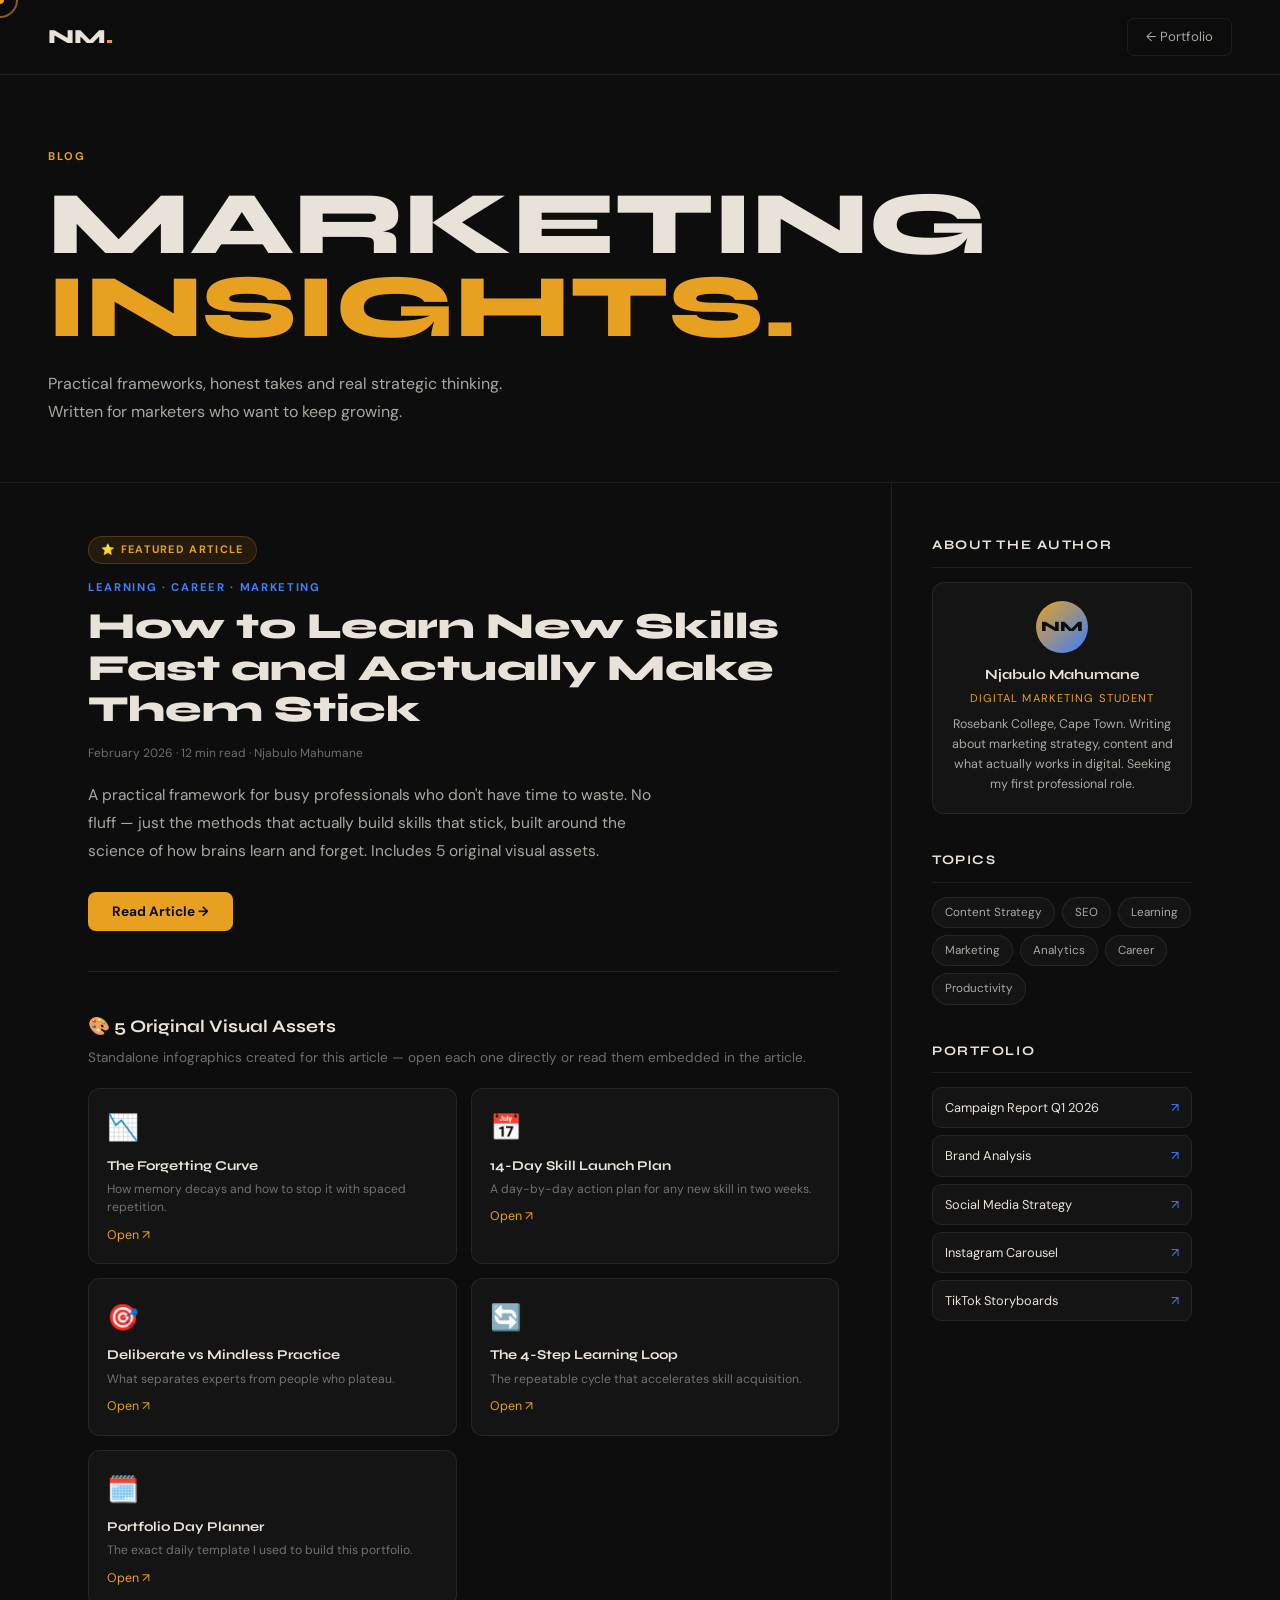
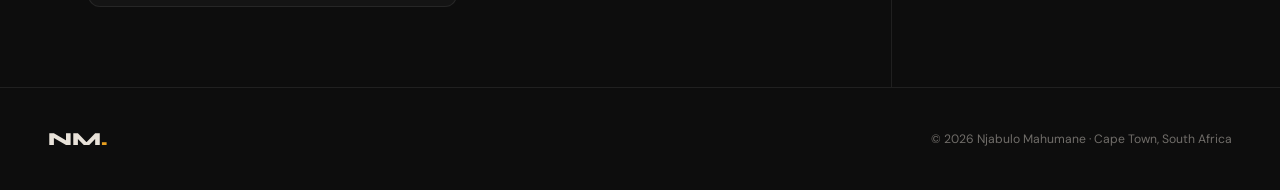
<file: mockups/blog.html>
<!DOCTYPE html>
<html lang="en">
<head>
<meta charset="UTF-8">
<meta name="viewport" content="width=device-width, initial-scale=1.0">
<title>Blog — How to Learn New Skills Fast — Njabulo Mahumane</title>
<link href="https://fonts.googleapis.com/css2?family=Syne:wght@700;800&family=DM+Sans:wght@300;400;500;600&display=swap" rel="stylesheet">
<style>
*{box-sizing:border-box;margin:0;padding:0;}
:root{--warm:#e8a020;--cold:#3d7fff;--bg:#0d0d0d;--surface:#141414;--surface2:#1c1c1c;--border:rgba(255,255,255,0.08);--text:#e8e2d9;--dim:rgba(232,226,217,0.72);--muted:rgba(232,226,217,0.45);}
body{background:var(--bg);color:var(--text);font-family:'DM Sans',sans-serif;line-height:1.65;}
a{color:inherit;text-decoration:none;}

/* NAV */
.nav{display:flex;align-items:center;justify-content:space-between;padding:18px 48px;border-bottom:1px solid var(--border);position:sticky;top:0;background:rgba(13,13,13,0.96);backdrop-filter:blur(20px);z-index:100;}
.nav-logo{font-family:'Syne',sans-serif;font-size:1.25rem;font-weight:800;}
.nav-logo span{color:var(--warm);}
.scroll-bar{position:fixed;top:0;left:0;height:2px;background:linear-gradient(90deg,var(--warm),var(--cold));z-index:200;width:0;}
.back-btn{padding:7px 18px;border:1px solid var(--border);border-radius:7px;font-size:0.82rem;color:var(--dim);transition:all .2s;}
.back-btn:hover{border-color:var(--warm);color:var(--warm);}

/* LISTING */
#blogListing{}
.blog-hero{padding:72px 48px 56px;border-bottom:1px solid var(--border);}
.sec-label{font-size:0.7rem;font-weight:700;letter-spacing:.18em;text-transform:uppercase;color:var(--warm);margin-bottom:18px;}
.blog-hero-title{font-family:'Syne',sans-serif;font-size:clamp(3rem,7vw,6.5rem);font-weight:800;line-height:.92;text-transform:uppercase;margin-bottom:22px;}
.blog-hero-title span{color:var(--warm);}
.blog-hero-sub{font-size:1rem;color:var(--dim);max-width:480px;line-height:1.75;}

.blog-body{display:grid;grid-template-columns:1fr 300px;max-width:1200px;margin:0 auto;padding:0 48px;}
.blog-main{padding:52px 52px 80px 0;border-right:1px solid var(--border);}
.blog-sidebar{padding:52px 0 80px 40px;}

/* FEATURED */
.featured-badge{display:inline-block;padding:4px 12px;background:rgba(232,160,32,0.1);border:1px solid rgba(232,160,32,0.22);border-radius:20px;font-size:0.68rem;font-weight:700;letter-spacing:.12em;text-transform:uppercase;color:var(--warm);margin-bottom:14px;}
.post-tag{font-size:0.7rem;font-weight:700;text-transform:uppercase;letter-spacing:.15em;color:var(--cold);margin-bottom:10px;}
.post-title{font-family:'Syne',sans-serif;font-size:clamp(1.6rem,3vw,2.3rem);font-weight:800;line-height:1.12;margin-bottom:14px;cursor:pointer;transition:color .2s;}
.post-title:hover{color:var(--warm);}
.post-meta{font-size:0.75rem;color:var(--muted);margin-bottom:18px;}
.post-excerpt{font-size:0.97rem;color:var(--dim);line-height:1.8;margin-bottom:26px;max-width:580px;}
.read-btn{display:inline-block;padding:11px 24px;background:var(--warm);color:#0d0d0d;font-weight:700;font-size:0.85rem;border-radius:8px;cursor:pointer;border:none;font-family:'DM Sans',sans-serif;transition:all .2s;}
.read-btn:hover{background:#f0b030;transform:translateY(-2px);}
.featured-sep{margin:40px 0;border:none;border-top:1px solid var(--border);}

/* GRAPHICS LIST */
.graphics-header{margin-bottom:20px;}
.graphics-header h3{font-family:'Syne',sans-serif;font-size:1.1rem;font-weight:700;margin-bottom:6px;}
.graphics-header p{font-size:0.85rem;color:var(--muted);line-height:1.6;}
.graphics-grid{display:grid;grid-template-columns:repeat(2,1fr);gap:14px;}
.graphic-card{display:block;padding:18px;background:var(--surface);border:1px solid var(--border);border-radius:12px;transition:all .2s;}
.graphic-card:hover{border-color:var(--warm);transform:translateY(-3px);}
.gc-icon{font-size:1.6rem;margin-bottom:8px;}
.gc-title{font-family:'Syne',sans-serif;font-size:0.84rem;font-weight:700;margin-bottom:5px;line-height:1.3;}
.gc-desc{font-size:0.76rem;color:var(--muted);line-height:1.5;}
.gc-link{font-size:0.78rem;color:var(--warm);margin-top:8px;display:block;}

/* SIDEBAR */
.sw{margin-bottom:36px;}
.sw-title{font-family:'Syne',sans-serif;font-size:0.82rem;font-weight:700;text-transform:uppercase;letter-spacing:.12em;margin-bottom:14px;padding-bottom:10px;border-bottom:1px solid var(--border);}
.about-card{padding:18px;background:var(--surface);border:1px solid var(--border);border-radius:12px;text-align:center;}
.avatar{width:52px;height:52px;border-radius:50%;background:linear-gradient(135deg,var(--warm),var(--cold));font-family:'Syne',sans-serif;font-size:.9rem;font-weight:800;display:flex;align-items:center;justify-content:center;margin:0 auto 10px;color:#0d0d0d;}
.ab-name{font-family:'Syne',sans-serif;font-size:.88rem;font-weight:700;margin-bottom:3px;}
.ab-role{font-size:.7rem;color:var(--warm);text-transform:uppercase;letter-spacing:.1em;margin-bottom:8px;}
.ab-bio{font-size:.78rem;color:var(--dim);line-height:1.6;}
.tags{display:flex;flex-wrap:wrap;gap:7px;}
.tag{padding:5px 12px;background:var(--surface);border:1px solid var(--border);border-radius:20px;font-size:.73rem;color:var(--dim);transition:all .2s;cursor:default;}
.tag:hover{border-color:var(--warm);color:var(--warm);}
.qlinks{display:flex;flex-direction:column;gap:7px;}
.qlink{display:flex;justify-content:space-between;align-items:center;padding:9px 12px;background:var(--surface);border:1px solid var(--border);border-radius:9px;font-size:.8rem;transition:border-color .2s;}
.qlink:hover{border-color:var(--cold);}
.qlink-arr{color:var(--cold);}

/* ARTICLE VIEW */
#articleView{display:none;}
.article-wrap{max-width:1100px;margin:0 auto;padding:48px 48px 80px;display:grid;grid-template-columns:1fr 280px;gap:64px;}
.article-main{}
.article-sidebar{position:sticky;top:72px;height:fit-content;}

.art-back{font-size:.82rem;color:var(--muted);cursor:pointer;transition:color .2s;margin-bottom:32px;display:inline-flex;align-items:center;gap:6px;}
.art-back:hover{color:var(--warm);}
.art-tag{font-size:.7rem;font-weight:700;text-transform:uppercase;letter-spacing:.15em;color:var(--cold);margin-bottom:10px;}
.art-title{font-family:'Syne',sans-serif;font-size:clamp(2rem,4.5vw,3.6rem);font-weight:800;line-height:1.03;margin-bottom:20px;}
.art-meta{display:flex;flex-wrap:wrap;gap:18px;padding:18px 0;border-top:1px solid var(--border);border-bottom:1px solid var(--border);margin-bottom:36px;}
.art-meta-item{font-size:.76rem;color:var(--muted);}
.art-meta-item strong{color:var(--warm);}

/* Article body */
.art-body h2{font-family:'Syne',sans-serif;font-size:1.45rem;font-weight:800;margin:44px 0 14px;line-height:1.2;}
.art-body h3{font-family:'Syne',sans-serif;font-size:1.05rem;font-weight:700;margin:28px 0 10px;color:var(--warm);}
.art-body p{font-size:.98rem;color:var(--dim);line-height:1.88;margin-bottom:16px;}
.art-body strong{color:var(--text);}
.art-body ul,.art-body ol{padding-left:20px;margin-bottom:16px;}
.art-body li{font-size:.93rem;color:var(--dim);line-height:1.8;margin-bottom:5px;}
.callout{background:var(--surface);border-left:3px solid var(--warm);padding:18px 22px;border-radius:0 10px 10px 0;margin:24px 0;}
.callout p{margin:0;font-size:.93rem;color:var(--text);font-style:italic;}

/* GRAPHIC EMBEDS */
.graphic-embed{margin:40px 0;background:var(--surface);border:2px solid var(--border);border-radius:14px;overflow:hidden;box-shadow:0 4px 24px rgba(0,0,0,.4);}
.ge-header{padding:16px 20px;border-bottom:1px solid var(--border);display:flex;align-items:center;justify-content:space-between;background:rgba(255,255,255,.03);}
.ge-label{font-size:.68rem;font-weight:700;text-transform:uppercase;letter-spacing:.14em;color:var(--cold);}
.ge-title{font-family:'Syne',sans-serif;font-size:.92rem;font-weight:700;}
.ge-open{font-size:.75rem;color:var(--warm);padding:6px 14px;border:1px solid rgba(232,160,32,0.4);border-radius:6px;transition:all .2s;white-space:nowrap;}
.ge-open:hover{background:var(--warm);color:#0d0d0d;}

/* KEY FIX: iframes have no scrollbar, height set by JS */
.ge-frame{
  width:100%;
  height:600px; /* fallback */
  border:none;
  display:block;
  background:#0d0d0d;
  overflow:hidden;
  scrollbar-width: none;
}
.ge-frame::-webkit-scrollbar { display: none; }

/* COMMENT SECTION */
.comment-section{margin-top:56px;padding-top:40px;border-top:1px solid var(--border);}
.comment-section h3{font-family:'Syne',sans-serif;font-size:1.3rem;font-weight:800;margin-bottom:6px;}
.comment-count{font-size:.82rem;color:var(--muted);margin-bottom:28px;}
.comment-form{background:var(--surface);border:1px solid var(--border);border-radius:14px;padding:24px;margin-bottom:36px;}
.cf-title{font-family:'Syne',sans-serif;font-size:.88rem;font-weight:700;margin-bottom:16px;color:var(--warm);}
.cf-row{display:grid;grid-template-columns:1fr 1fr;gap:12px;margin-bottom:12px;}
.cf-field input,.cf-field textarea{width:100%;background:#0d0d0d;border:1px solid var(--border);border-radius:8px;padding:10px 14px;color:var(--text);font-family:'DM Sans',sans-serif;font-size:.88rem;outline:none;transition:border-color .2s,box-shadow .2s;}
.cf-field input:focus,.cf-field textarea:focus{border-color:var(--warm);box-shadow:0 0 0 3px rgba(232,160,32,0.1);}
.cf-field textarea{height:100px;resize:vertical;margin-bottom:12px;}
.cf-rating{display:flex;align-items:center;gap:10px;margin-bottom:14px;}
.cf-rating-label{font-size:.8rem;color:var(--muted);}
.stars{display:flex;gap:4px;}
.star{font-size:1.3rem;cursor:pointer;transition:transform .15s;filter:grayscale(1);opacity:.5;}
.star.active,.star:hover{filter:grayscale(0);opacity:1;transform:scale(1.15);}
.cf-submit{padding:10px 24px;background:var(--warm);color:#0d0d0d;font-weight:700;font-size:.85rem;border:none;border-radius:8px;cursor:pointer;font-family:'DM Sans',sans-serif;transition:all .2s;}
.cf-submit:hover{background:#f0b030;transform:translateY(-2px);}
.cf-note{font-size:.72rem;color:var(--muted);margin-top:8px;}
.comments-list{display:flex;flex-direction:column;gap:18px;}
.comment{background:var(--surface);border:1px solid var(--border);border-radius:12px;padding:20px;}
.comment-header{display:flex;justify-content:space-between;align-items:flex-start;margin-bottom:10px;}
.comment-author{display:flex;align-items:center;gap:10px;}
.comment-avatar{width:36px;height:36px;border-radius:50%;display:flex;align-items:center;justify-content:center;font-family:'Syne',sans-serif;font-size:.75rem;font-weight:800;color:#0d0d0d;flex-shrink:0;}
.comment-name{font-family:'Syne',sans-serif;font-size:.88rem;font-weight:700;}
.comment-date{font-size:.72rem;color:var(--muted);}
.comment-stars{display:flex;gap:2px;font-size:.9rem;}
.comment-text{font-size:.9rem;color:var(--dim);line-height:1.75;}
.comment-reply{font-size:.75rem;color:var(--cold);cursor:pointer;margin-top:8px;display:inline-block;transition:color .2s;}
.comment-reply:hover{color:var(--warm);}
.success-msg{display:none;background:rgba(76,175,135,0.1);border:1px solid rgba(76,175,135,0.25);border-radius:8px;padding:14px 18px;font-size:.88rem;color:#4caf87;margin-top:12px;}

/* Article sidebar TOC */
.art-toc-title{font-family:'Syne',sans-serif;font-size:.8rem;font-weight:700;text-transform:uppercase;letter-spacing:.12em;margin-bottom:14px;padding-bottom:10px;border-bottom:1px solid var(--border);}
.art-toc-list{list-style:none;}
.art-toc-list li a{display:block;font-size:.8rem;color:var(--muted);padding:5px 0 5px 12px;border-left:2px solid transparent;transition:all .18s;line-height:1.4;}
.art-toc-list li a:hover,.art-toc-list li a.active-toc{color:var(--warm);border-left-color:var(--warm);}
.reading-progress{margin-bottom:20px;}
.rp-label{font-size:.72rem;color:var(--muted);margin-bottom:6px;}
.rp-bar{height:4px;background:var(--surface2);border-radius:2px;overflow:hidden;}
.rp-fill{height:100%;background:linear-gradient(90deg,var(--warm),var(--cold));width:0%;transition:width .2s;}

/* FOOTER */
footer{padding:36px 48px;border-top:1px solid var(--border);display:flex;justify-content:space-between;align-items:center;flex-wrap:wrap;gap:12px;}
.f-logo{font-family:'Syne',sans-serif;font-size:1.15rem;font-weight:800;}
.f-logo span{color:var(--warm);}
footer p{font-size:.76rem;color:var(--muted);}

@media(max-width:960px){
  .blog-body,.article-wrap{grid-template-columns:1fr;}
  .blog-main{border-right:none;padding-right:0;}
  .blog-sidebar,.article-sidebar{padding-left:0;border-top:1px solid var(--border);padding-top:32px;}
  .article-sidebar{position:static;}
}
@media(max-width:700px){
  .nav,.blog-hero,.blog-body,.article-wrap,footer{padding-left:20px;padding-right:20px;}
  .blog-main{padding-left:0;}
  .graphics-grid{grid-template-columns:1fr;}
  .cf-row{grid-template-columns:1fr;}
}
</style>
<style id="cursor-global">
.g-cursor-dot{position:fixed;width:8px;height:8px;background:#e8a020;border-radius:50%;pointer-events:none;z-index:99999;transform:translate(-50%,-50%);transition:transform .1s,background .2s;}
.g-cursor-ring{position:fixed;width:36px;height:36px;border:2px solid rgba(232,160,32,0.55);border-radius:50%;pointer-events:none;z-index:99998;transform:translate(-50%,-50%);}
body.g-cursor-hover .g-cursor-dot{transform:translate(-50%,-50%) scale(2);background:#fff;}
body.g-cursor-hover .g-cursor-ring{width:52px;height:52px;}
@media(hover:none){.g-cursor-dot,.g-cursor-ring{display:none;}}
</style>
</head>
<body>
<div class="g-cursor-dot" id="gCursorDot"></div><div class="g-cursor-ring" id="gCursorRing"></div>
<div class="scroll-bar" id="scrollBar"></div>

<nav class="nav">
  <div class="nav-logo">NM<span>.</span></div>
  <a href="../index.html" class="back-btn">← Portfolio</a>
</nav>

<!-- ══════════════ BLOG LISTING ══════════════ -->
<div id="blogListing">
  <div class="blog-hero">
    <div class="sec-label">Blog</div>
    <h1 class="blog-hero-title">MARKETING<br><span>INSIGHTS.</span></h1>
    <p class="blog-hero-sub">Practical frameworks, honest takes and real strategic thinking. Written for marketers who want to keep growing.</p>
  </div>

  <div class="blog-body">
    <main class="blog-main">
      <div class="featured-badge">⭐ Featured Article</div>
      <div class="post-tag">Learning · Career · Marketing</div>
      <h2 class="post-title" onclick="openArticle()">How to Learn New Skills Fast and Actually Make Them Stick</h2>
      <div class="post-meta">February 2026 · 12 min read · Njabulo Mahumane</div>
      <p class="post-excerpt">A practical framework for busy professionals who don't have time to waste. No fluff — just the methods that actually build skills that stick, built around the science of how brains learn and forget. Includes 5 original visual assets.</p>
      <button class="read-btn" onclick="openArticle()">Read Article →</button>
      <hr class="featured-sep">
      <div class="graphics-header">
        <h3>🎨 5 Original Visual Assets</h3>
        <p>Standalone infographics created for this article — open each one directly or read them embedded in the article.</p>
      </div>
      <div class="graphics-grid">
        <a href="forgetting_curve.html" target="_blank" class="graphic-card"><div class="gc-icon">📉</div><div class="gc-title">The Forgetting Curve</div><div class="gc-desc">How memory decays and how to stop it with spaced repetition.</div><span class="gc-link">Open ↗</span></a>
        <a href="fourteen_day_plan.html" target="_blank" class="graphic-card"><div class="gc-icon">📅</div><div class="gc-title">14-Day Skill Launch Plan</div><div class="gc-desc">A day-by-day action plan for any new skill in two weeks.</div><span class="gc-link">Open ↗</span></a>
        <a href="deliberate_practice.html" target="_blank" class="graphic-card"><div class="gc-icon">🎯</div><div class="gc-title">Deliberate vs Mindless Practice</div><div class="gc-desc">What separates experts from people who plateau.</div><span class="gc-link">Open ↗</span></a>
        <a href="learning_loop.html" target="_blank" class="graphic-card"><div class="gc-icon">🔄</div><div class="gc-title">The 4-Step Learning Loop</div><div class="gc-desc">The repeatable cycle that accelerates skill acquisition.</div><span class="gc-link">Open ↗</span></a>
        <a href="portfolio_day_planner.html" target="_blank" class="graphic-card"><div class="gc-icon">🗓️</div><div class="gc-title">Portfolio Day Planner</div><div class="gc-desc">The exact daily template I used to build this portfolio.</div><span class="gc-link">Open ↗</span></a>
      </div>
    </main>

    <aside class="blog-sidebar">
      <div class="sw">
        <div class="sw-title">About the Author</div>
        <div class="about-card">
          <div class="avatar">NM</div>
          <div class="ab-name">Njabulo Mahumane</div>
          <div class="ab-role">Digital Marketing Student</div>
          <p class="ab-bio">Rosebank College, Cape Town. Writing about marketing strategy, content and what actually works in digital. Seeking my first professional role.</p>
        </div>
      </div>
      <div class="sw">
        <div class="sw-title">Topics</div>
        <div class="tags">
          <span class="tag">Content Strategy</span><span class="tag">SEO</span><span class="tag">Learning</span><span class="tag">Marketing</span><span class="tag">Analytics</span><span class="tag">Career</span><span class="tag">Productivity</span>
        </div>
      </div>
      <div class="sw">
        <div class="sw-title">Portfolio</div>
        <div class="qlinks">
          <a href="campaign-report.html" class="qlink">Campaign Report Q1 2026 <span class="qlink-arr">↗</span></a>
          <a href="brand-analysis.html" class="qlink">Brand Analysis <span class="qlink-arr">↗</span></a>
          <a href="social-media-strategy.html" class="qlink">Social Media Strategy <span class="qlink-arr">↗</span></a>
          <a href="instagram-carousel.html" class="qlink">Instagram Carousel <span class="qlink-arr">↗</span></a>
          <a href="tiktok-storyboards.html" class="qlink">TikTok Storyboards <span class="qlink-arr">↗</span></a>
        </div>
      </div>
    </aside>
  </div>
</div>

<!-- ══════════════ FULL ARTICLE ══════════════ -->
<div id="articleView">
  <div class="article-wrap">
    <article class="article-main">
      <span class="art-back" onclick="closeArticle()">← Back to Blog</span>
      <div class="art-tag">Learning · Career · Marketing</div>
      <h1 class="art-title">How to Learn New Skills Fast and Actually Make Them Stick</h1>
      <div class="art-meta">
        <span class="art-meta-item"><strong>Author:</strong> Njabulo Mahumane</span>
        <span class="art-meta-item"><strong>Published:</strong> February 2026</span>
        <span class="art-meta-item"><strong>Read time:</strong> 12 minutes</span>
        <span class="art-meta-item"><strong>Keywords:</strong> how to learn new skills fast, skill acquisition, deliberate practice</span>
      </div>

      <div class="art-body">
        <p>Every year, millions of people start learning something new — a language, a software tool, a professional skill — and quit within three weeks. Not because they lack intelligence or motivation, but because they're using the wrong method. This article is about the right method.</p>
        <div class="callout"><p>"The ability to learn faster than your competitors may be the only sustainable competitive advantage." — Arie de Geus</p></div>

        <h2 id="why-wrong">Why Most People Learn Wrong</h2>
        <p>The traditional approach to learning — reading, re-reading, highlighting — feels productive but isn't. It creates the <strong>illusion of competence</strong>: you feel like you know it because you recognise it on the page. Recognition is not recall. Recall is not application.</p>
        <p>The science is clear: passive learning produces weak, quickly-fading memory traces. The discomfort of not knowing the answer before you check it is actually the signal that real learning is happening.</p>

        <!-- GRAPHIC 1: Forgetting Curve -->
        <div class="graphic-embed">
          <div class="ge-header">
            <div><div class="ge-label">📊 Visual Asset 1 of 5</div><div class="ge-title">The Forgetting Curve — Why You Forget and How to Stop It</div></div>
            <a href="forgetting_curve.html" target="_blank" class="ge-open">Open full ↗</a>
          </div>
          <iframe class="ge-frame" src="forgetting_curve.html" scrolling="no" onload="resizeIframe(this)" loading="eager" sandbox="allow-same-origin allow-scripts" title="The Forgetting Curve"></iframe>
        </div>

        <h2 id="four-principles">The Four Principles That Actually Work</h2>
        <h3>1. Spaced Repetition</h3>
        <p>Instead of cramming in one long session, spread your practice across multiple shorter sessions over days and weeks. Each time you return to material just as you're about to forget it, you strengthen the memory trace.</p>

        <h3>2. Retrieval Practice</h3>
        <p>Instead of reviewing your notes, close them and try to recall everything you know. Test yourself. Write it down from memory. The effort of trying to retrieve information — even when you fail — is more powerful for learning than passively re-reading it.</p>

        <!-- GRAPHIC 2: Deliberate Practice -->
        <div class="graphic-embed">
          <div class="ge-header">
            <div><div class="ge-label">📊 Visual Asset 2 of 5</div><div class="ge-title">Deliberate Practice vs Mindless Repetition</div></div>
            <a href="deliberate_practice.html" target="_blank" class="ge-open">Open full ↗</a>
          </div>
          <iframe class="ge-frame" src="deliberate_practice.html" scrolling="no" onload="resizeIframe(this)" loading="lazy" title="Deliberate Practice"></iframe>
        </div>

        <h3>3. Deliberate Practice</h3>
        <p>Deliberate practice means working at the edge of your current ability — not in your comfort zone. It requires focused attention, immediate feedback, and constant adjustment. An hour of deliberate practice beats ten hours of mindless repetition every time.</p>

        <h3>4. The Learning Loop</h3>
        <p>The most effective learners follow a consistent cycle: <strong>study → test → review errors → study again.</strong> Each loop tightens your knowledge and surfaces gaps you didn't know existed. Most people skip the review errors step — which is exactly where the most valuable learning happens.</p>

        <!-- GRAPHIC 3: Learning Loop -->
        <div class="graphic-embed">
          <div class="ge-header">
            <div><div class="ge-label">📊 Visual Asset 3 of 5</div><div class="ge-title">The 4-Step Learning Loop</div></div>
            <a href="learning_loop.html" target="_blank" class="ge-open">Open full ↗</a>
          </div>
          <iframe class="ge-frame" src="learning_loop.html" scrolling="no" onload="resizeIframe(this)" loading="lazy" title="The 4-Step Learning Loop"></iframe>
        </div>

        <h2 id="fourteen-days">The 14-Day Skill Launch Framework</h2>
        <p>Most skills aren't mastered in 14 days — but they can be <em>launched</em> in 14 days. The goal of the first two weeks isn't mastery. It's building the mental model, the vocabulary, and the habits that make continued learning efficient.</p>
        <ul>
          <li><strong>Days 1–3:</strong> Map the skill landscape. What are its sub-components? Which 20% of inputs produce 80% of outputs?</li>
          <li><strong>Days 4–7:</strong> Build the foundation. Focus only on the highest-leverage fundamentals.</li>
          <li><strong>Days 8–11:</strong> Apply immediately. Find a real project to apply the skill to. Failure at this stage is the curriculum.</li>
          <li><strong>Days 12–14:</strong> Review and consolidate. What do you know? What are your gaps?</li>
        </ul>

        <!-- GRAPHIC 4: 14-Day Plan -->
        <div class="graphic-embed">
          <div class="ge-header">
            <div><div class="ge-label">📊 Visual Asset 4 of 5</div><div class="ge-title">14-Day Skill Launch Plan</div></div>
            <a href="fourteen_day_plan.html" target="_blank" class="ge-open">Open full ↗</a>
          </div>
          <iframe class="ge-frame" src="fourteen_day_plan.html" scrolling="no" onload="resizeIframe(this)" loading="lazy" title="14-Day Skill Launch Plan"></iframe>
        </div>

        <h2 id="building-day">Building It Into Your Day</h2>
        <p>Knowledge without a system stays theoretical. The single most important thing you can do after reading this is to protect a learning block in your daily schedule — even 30 focused minutes, at the same time every day, with no distractions. Consistency beats intensity over any period longer than a week.</p>
        <p>This isn't just theory for me — the Portfolio Day Planner below is the exact daily time-block template I used to research, plan and produce every piece in this marketing portfolio. Each mockup, strategy document, campaign report and infographic you see on my portfolio site was created inside a protected creative block structured by this planner.</p>
        <div class="callout"><p>You don't need more time. You need better structure for the time you already have. The Portfolio Day Planner below was built specifically for this — and it's the same one I used to build this entire portfolio.</p></div>

        <!-- GRAPHIC 5: Day Planner -->
        <div class="graphic-embed">
          <div class="ge-header">
            <div><div class="ge-label">📊 Visual Asset 5 of 5</div><div class="ge-title">Portfolio Day Planner — The exact template used to build this portfolio</div></div>
            <a href="portfolio_day_planner.html" target="_blank" class="ge-open">Open full ↗</a>
          </div>
          <iframe class="ge-frame" src="portfolio_day_planner.html" scrolling="no" onload="resizeIframe(this)" loading="lazy" title="Portfolio Day Planner"></iframe>
        </div>

        <h2 id="bottom-line">The Bottom Line</h2>
        <p>Learning fast isn't about being naturally smart. It's about using methods that match how memory actually works. Space your practice. Test yourself relentlessly. Work at the edge of your ability. Apply what you're learning to real problems as quickly as possible.</p>
        <p>Every week you spend using passive methods is a week of compounding you're leaving on the table. Start with one change: after your next learning session, close your notes and write down everything you can remember. That one shift will outperform any other study technique you've ever used.</p>

        <!-- AUTHOR BIO -->
        <div style="margin-top:44px;padding:24px;background:var(--surface);border:1px solid var(--border);border-radius:12px;display:flex;align-items:center;gap:18px;flex-wrap:wrap;">
          <div style="width:44px;height:44px;border-radius:50%;background:linear-gradient(135deg,var(--warm),var(--cold));display:flex;align-items:center;justify-content:center;font-family:'Syne',sans-serif;font-weight:800;color:#0d0d0d;flex-shrink:0;">NM</div>
          <div>
            <div style="font-family:'Syne',sans-serif;font-weight:700;margin-bottom:3px;">Njabulo Mahumane</div>
            <div style="font-size:.8rem;color:var(--muted);">Digital Marketing Student · Rosebank College, Cape Town · <a href="mailto:njabmahu@gmail.com">njabmahu@gmail.com</a> · 079-169-8794</div>
          </div>
        </div>

        <!-- COMMENT SECTION -->
        <div class="comment-section">
          <h3>Thoughts & Reactions</h3>
          <p class="comment-count" id="commentCount">3 comments</p>

          <div class="comments-list" id="commentsList">
            <div class="comment">
              <div class="comment-header">
                <div class="comment-author"><div class="comment-avatar" style="background:#4d8fff;">TM</div><div><div class="comment-name">Thandeka M.</div><div class="comment-date">Feb 18, 2026</div></div></div>
                <div class="comment-stars">⭐⭐⭐⭐⭐</div>
              </div>
              <p class="comment-text">The deliberate practice graphic genuinely changed how I think about studying. I've been doing mindless repetition for years and wondering why nothing sticks. Saving this whole article.</p>
              <span class="comment-reply" onclick="focusReply(this)">↩ Reply</span>
            </div>
            <div class="comment">
              <div class="comment-header">
                <div class="comment-author"><div class="comment-avatar" style="background:#4caf87;">KN</div><div><div class="comment-name">Kagiso N.</div><div class="comment-date">Feb 21, 2026</div></div></div>
                <div class="comment-stars">⭐⭐⭐⭐⭐</div>
              </div>
              <p class="comment-text">Really practical framework. I'm a second-year marketing student and the 14-day plan is exactly what I needed for learning GA4. Already on day 3 and it's working.</p>
              <span class="comment-reply" onclick="focusReply(this)">↩ Reply</span>
            </div>
            <div class="comment">
              <div class="comment-header">
                <div class="comment-author"><div class="comment-avatar" style="background:#9b7fe8;">LP</div><div><div class="comment-name">Lebo P.</div><div class="comment-date">Feb 25, 2026</div></div></div>
                <div class="comment-stars">⭐⭐⭐⭐</div>
              </div>
              <p class="comment-text">Solid article. The day planner is a nice touch — love that it ties back to the actual portfolio work. Would have liked more on how to handle learning slumps mid-way through a skill.</p>
              <span class="comment-reply" onclick="focusReply(this)">↩ Reply</span>
            </div>
          </div>

          <div class="comment-form" style="margin-top:32px;">
            <div class="cf-title">Leave a Comment</div>
            <div class="cf-row">
              <div class="cf-field"><input type="text" id="cfName" placeholder="Your Name" /></div>
              <div class="cf-field"><input type="email" id="cfEmail" placeholder="Your Email (not published)" /></div>
            </div>
            <div class="cf-field"><textarea id="cfComment" placeholder="Share your thoughts on the article..."></textarea></div>
            <div class="cf-rating">
              <span class="cf-rating-label">Rate this article:</span>
              <div class="stars" id="starRating">
                <span class="star" data-v="1" onclick="setRating(1)">⭐</span>
                <span class="star" data-v="2" onclick="setRating(2)">⭐</span>
                <span class="star" data-v="3" onclick="setRating(3)">⭐</span>
                <span class="star" data-v="4" onclick="setRating(4)">⭐</span>
                <span class="star" data-v="5" onclick="setRating(5)">⭐</span>
              </div>
            </div>
            <button class="cf-submit" onclick="submitComment()">Post Comment →</button>
            <p class="cf-note">Your comment will appear immediately. Email is never published.</p>
            <div class="success-msg" id="successMsg">✅ Comment posted! Thanks for sharing your thoughts.</div>
          </div>
        </div>

      </div>
    </article>

    <!-- Article sidebar -->
    <aside class="article-sidebar">
      <div class="reading-progress">
        <div class="rp-label">Reading progress</div>
        <div class="rp-bar"><div class="rp-fill" id="rpFill"></div></div>
      </div>
      <div class="art-toc-title">In This Article</div>
      <ul class="art-toc-list">
        <li><a href="#why-wrong" class="toc-a">Why Most People Learn Wrong</a></li>
        <li><a href="#four-principles" class="toc-a">The Four Principles</a></li>
        <li><a href="#fourteen-days" class="toc-a">14-Day Framework</a></li>
        <li><a href="#building-day" class="toc-a">Building It Into Your Day</a></li>
        <li><a href="#bottom-line" class="toc-a">The Bottom Line</a></li>
      </ul>
      <div style="margin-top:24px;padding:16px;background:var(--surface);border:1px solid var(--border);border-radius:10px;">
        <div style="font-family:'Syne',sans-serif;font-size:.78rem;font-weight:700;margin-bottom:8px;">About the Author</div>
        <div style="font-size:.75rem;color:var(--dim);line-height:1.6;">Njabulo Mahumane<br>Digital Marketing Student<br>Rosebank College, Cape Town<br><a href="mailto:njabmahu@gmail.com">njabmahu@gmail.com</a></div>
      </div>
    </aside>
  </div>
</div>

<footer>
  <div class="f-logo">NM<span>.</span></div>
  <p>© 2026 Njabulo Mahumane · Cape Town, South Africa</p>
</footer>

<script>

// ── IMPROVED iframe resize ──────────────────────────────────────────────────
// Retries 3 times with increasing delays to account for fonts/images loading
function resizeIframe(iframe) {
  function attempt() {
    try {
      var doc = iframe.contentDocument || iframe.contentWindow.document;
      var h = Math.max(
        doc.documentElement.scrollHeight,
        doc.documentElement.offsetHeight,
        doc.body ? doc.body.scrollHeight : 0,
        doc.body ? doc.body.offsetHeight : 0
      );
      if (h > 100) {
        iframe.style.height = h + 'px';
      }
    } catch(e) {}
  }
  attempt();
  setTimeout(attempt, 300);
  setTimeout(attempt, 800);
  setTimeout(attempt, 1800);
}

// Also resize all iframes once page fonts have loaded
if (document.fonts && document.fonts.ready) {
  document.fonts.ready.then(function() {
    document.querySelectorAll('.ge-frame').forEach(function(iframe) {
      resizeIframe(iframe);
    });
  });
}

// Scroll bar
window.addEventListener('scroll', function() {
  var d = document.documentElement;
  document.getElementById('scrollBar').style.width = ((d.scrollTop / (d.scrollHeight - d.clientHeight)) * 100) + '%';
  if (document.getElementById('articleView').style.display !== 'none') {
    var art = document.querySelector('.article-main');
    if (art) {
      var rect = art.getBoundingClientRect();
      var total = art.offsetHeight - window.innerHeight;
      var scrolled = Math.max(0, -rect.top);
      document.getElementById('rpFill').style.width = Math.min(100, (scrolled / total) * 100) + '%';
    }
  }
});

// Open/close article
function openArticle() {
  document.getElementById('blogListing').style.display = 'none';
  document.getElementById('articleView').style.display = 'block';
  window.scrollTo(0, 0);
  // Trigger resize after article becomes visible
  setTimeout(function() {
    document.querySelectorAll('.ge-frame').forEach(function(iframe) {
      resizeIframe(iframe);
    });
  }, 100);
}
function closeArticle() {
  document.getElementById('blogListing').style.display = 'block';
  document.getElementById('articleView').style.display = 'none';
  window.scrollTo(0, 0);
}

// Star rating
var currentRating = 0;
function setRating(v) {
  currentRating = v;
  document.querySelectorAll('.star').forEach(function(s, i) {
    s.classList.toggle('active', i < v);
  });
}

// Submit comment
function submitComment() {
  var name = document.getElementById('cfName').value.trim();
  var comment = document.getElementById('cfComment').value.trim();
  if (!name || !comment) { alert('Please enter your name and a comment.'); return; }
  var stars = currentRating > 0 ? '⭐'.repeat(currentRating) : '';
  var initials = name.split(' ').map(function(w){ return w[0]; }).join('').toUpperCase().slice(0, 2);
  var colors = ['#e8a020','#4d8fff','#4caf87','#9b7fe8','#c45c3a'];
  var color = colors[Math.floor(Math.random() * colors.length)];
  var now = new Date();
  var dateStr = now.toLocaleDateString('en-GB', {day:'numeric',month:'short',year:'numeric'});
  var newComment = document.createElement('div');
  newComment.className = 'comment';
  newComment.style.opacity = '0'; newComment.style.transform = 'translateY(16px)';
  newComment.innerHTML = '<div class="comment-header"><div class="comment-author"><div class="comment-avatar" style="background:' + color + ';">' + initials + '</div><div><div class="comment-name">' + name + '</div><div class="comment-date">' + dateStr + '</div></div></div><div class="comment-stars">' + stars + '</div></div><p class="comment-text">' + comment + '</p><span class="comment-reply" onclick="focusReply(this)">↩ Reply</span>';
  document.getElementById('commentsList').appendChild(newComment);
  setTimeout(function(){ newComment.style.transition = 'all .4s ease'; newComment.style.opacity = '1'; newComment.style.transform = 'translateY(0)'; }, 50);
  var existing = document.getElementById('commentsList').children.length;
  document.getElementById('commentCount').textContent = existing + ' comment' + (existing !== 1 ? 's' : '');
  document.getElementById('cfName').value = '';
  document.getElementById('cfEmail').value = '';
  document.getElementById('cfComment').value = '';
  currentRating = 0;
  document.querySelectorAll('.star').forEach(function(s){ s.classList.remove('active'); });
  var msg = document.getElementById('successMsg');
  msg.style.display = 'block';
  setTimeout(function(){ msg.style.display = 'none'; }, 4000);
}

function focusReply(el) {
  document.getElementById('cfComment').focus();
  document.getElementById('cfComment').placeholder = 'Replying to comment...';
}

// TOC active
var tocLinks = document.querySelectorAll('.toc-a');
var artHeadings = document.querySelectorAll('#articleView h2[id]');
var tocObs = new IntersectionObserver(function(entries) {
  entries.forEach(function(entry) {
    if (entry.isIntersecting) {
      var id = entry.target.getAttribute('id');
      tocLinks.forEach(function(a) {
        a.classList.toggle('active', a.getAttribute('href') === '#' + id);
      });
    }
  });
}, {rootMargin:'-20% 0px -70% 0px'});
artHeadings.forEach(function(h){ tocObs.observe(h); });

</script>
<script id="cursor-global-js">
(function(){
  var dot=document.getElementById("gCursorDot"),ring=document.getElementById("gCursorRing");
  if(!dot||!ring)return;
  var mx=0,my=0,rx=0,ry=0;
  document.addEventListener("mousemove",function(e){mx=e.clientX;my=e.clientY;dot.style.left=mx+"px";dot.style.top=my+"px";});
  (function ani(){rx+=(mx-rx)*.13;ry+=(my-ry)*.13;ring.style.left=rx+"px";ring.style.top=ry+"px";requestAnimationFrame(ani);})();
  document.querySelectorAll("a,button,[onclick]").forEach(function(el){
    el.addEventListener("mouseenter",function(){document.body.classList.add("g-cursor-hover");});
    el.addEventListener("mouseleave",function(){document.body.classList.remove("g-cursor-hover");});
  });
  document.body.style.cursor="none";
})();
</script>
</body>
</html>
</file>
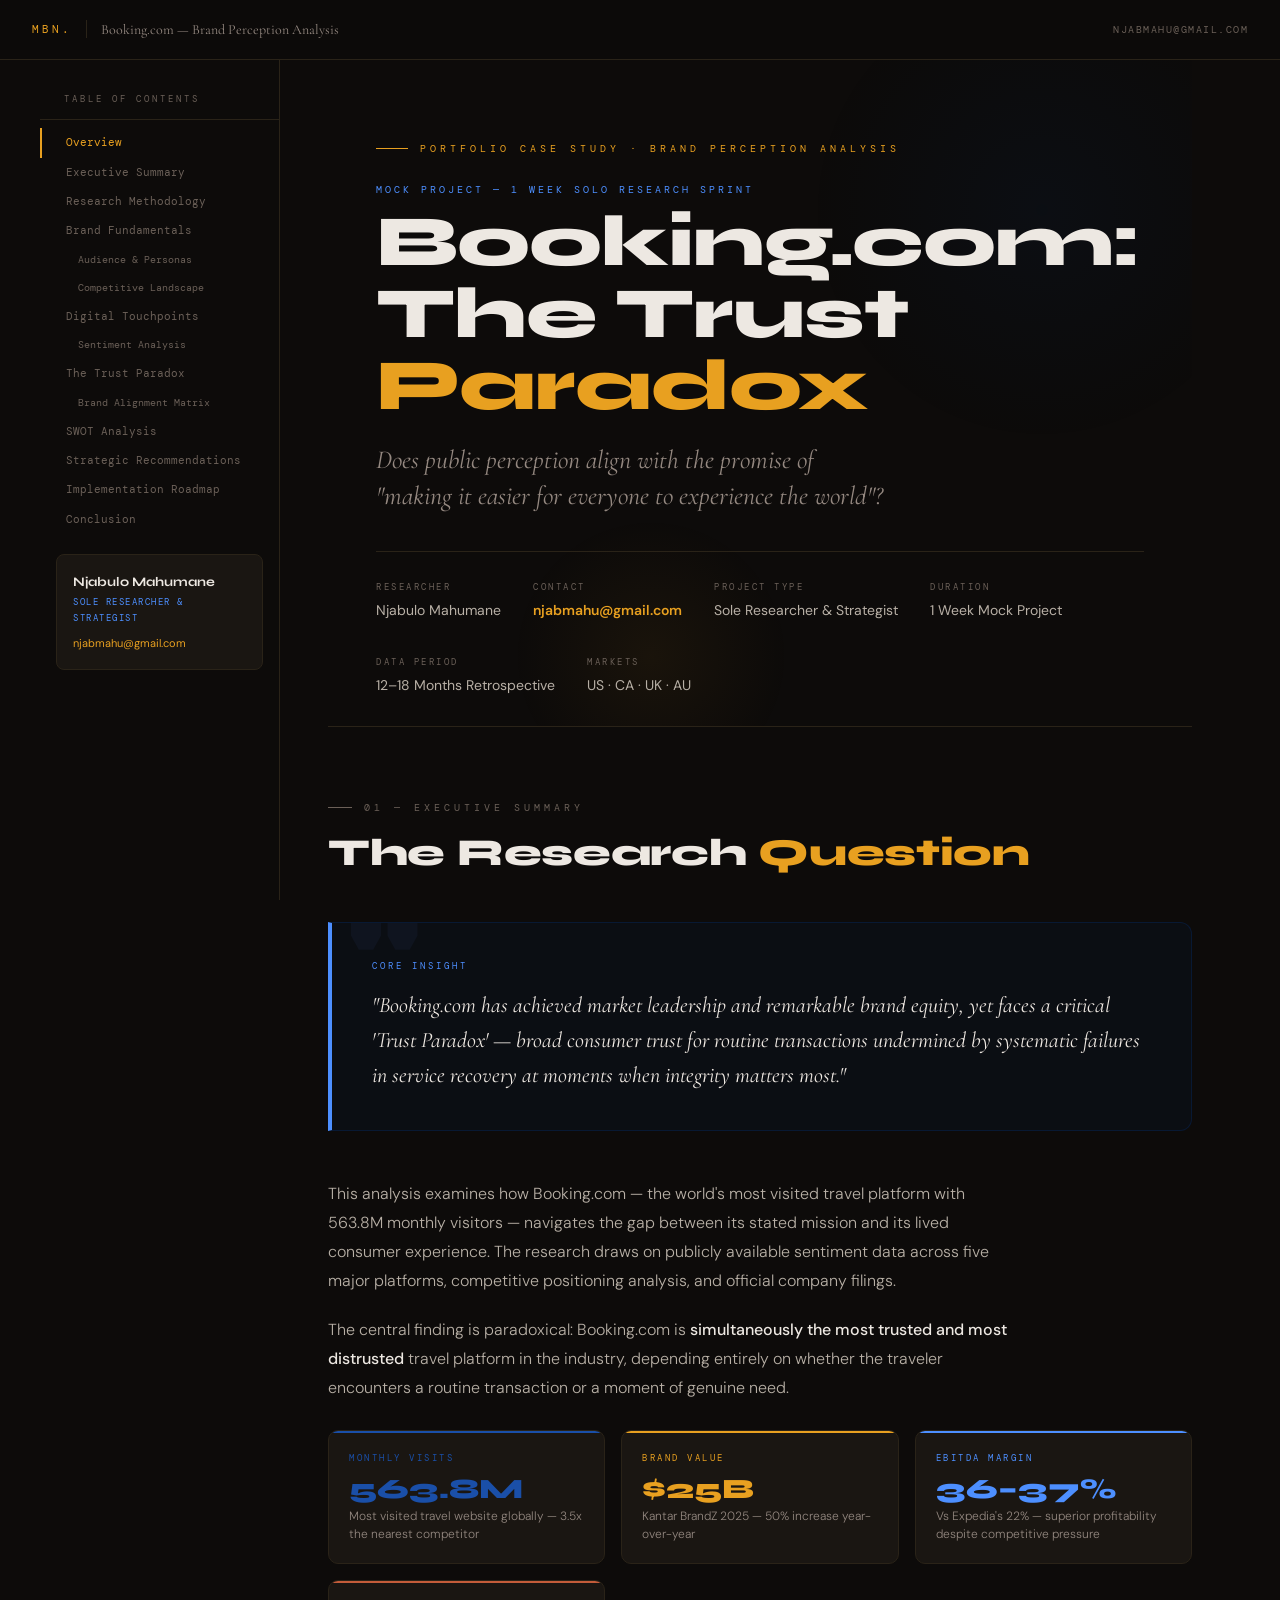
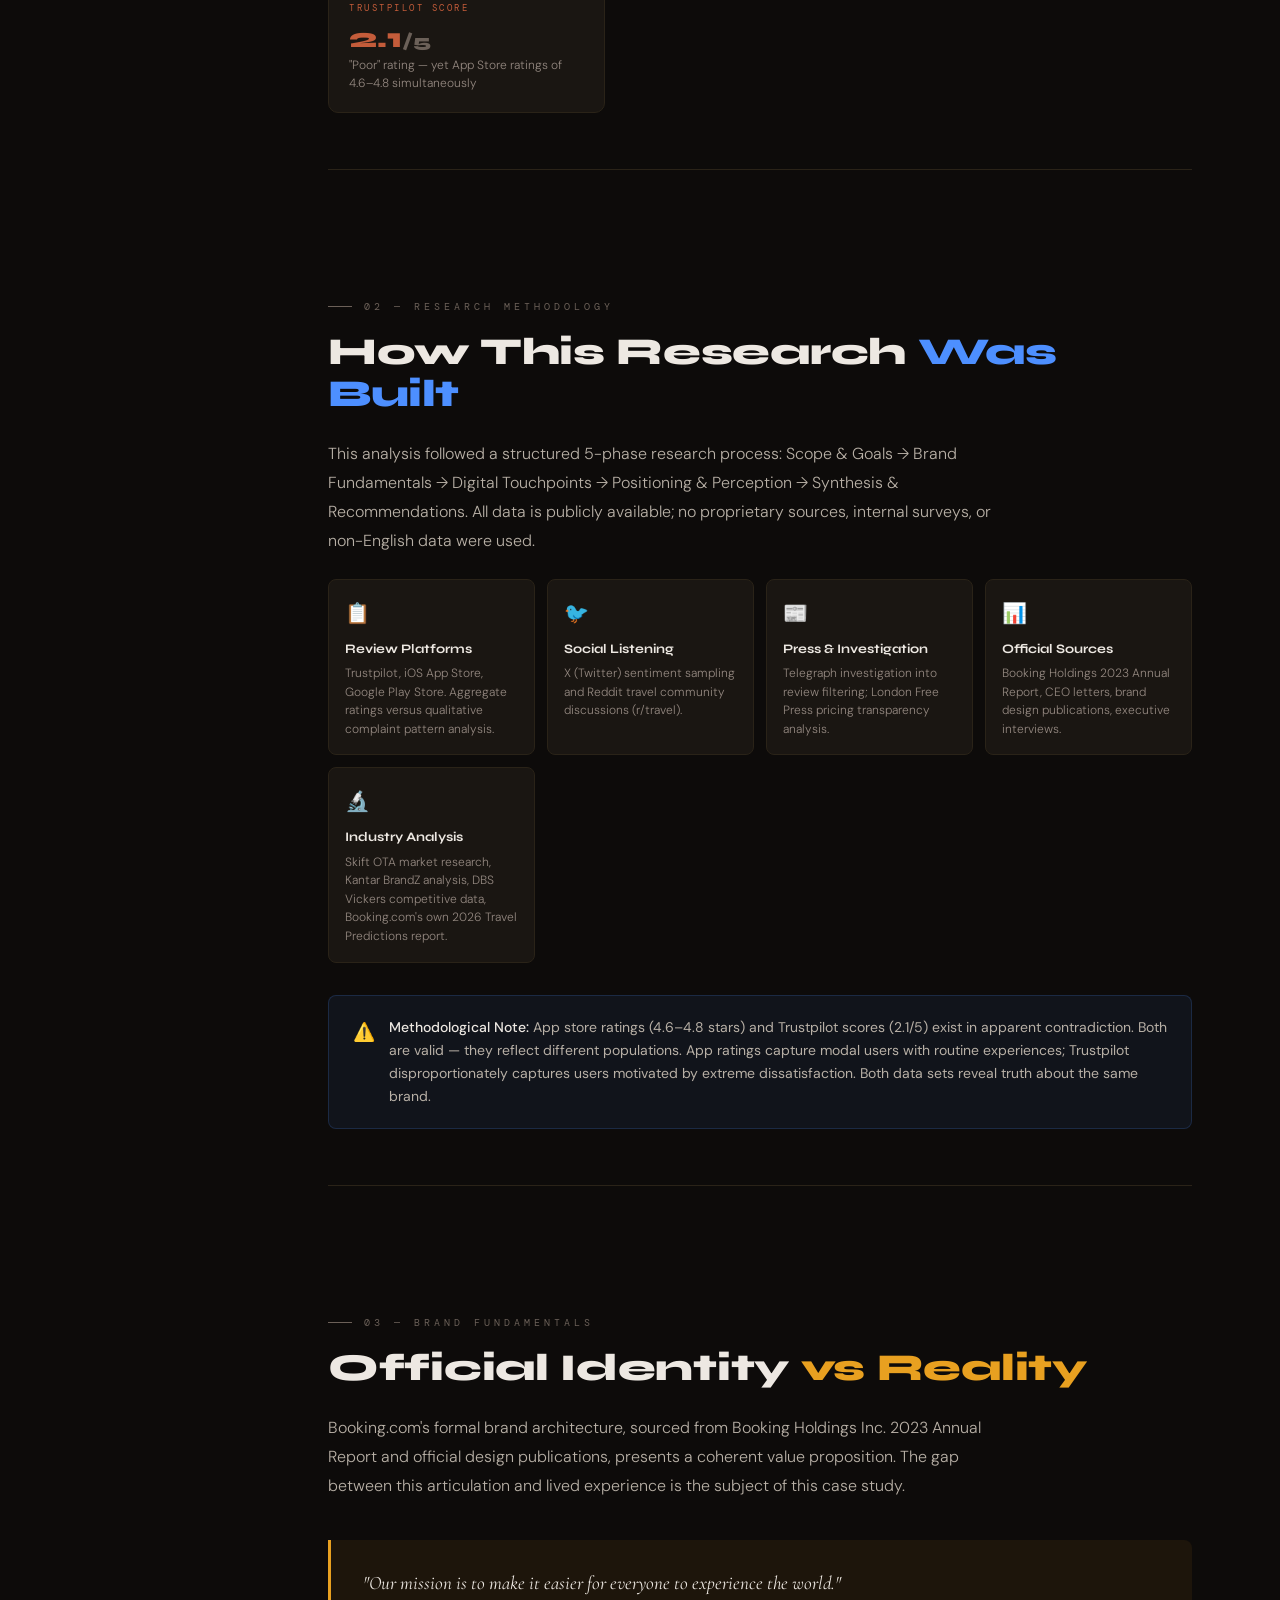
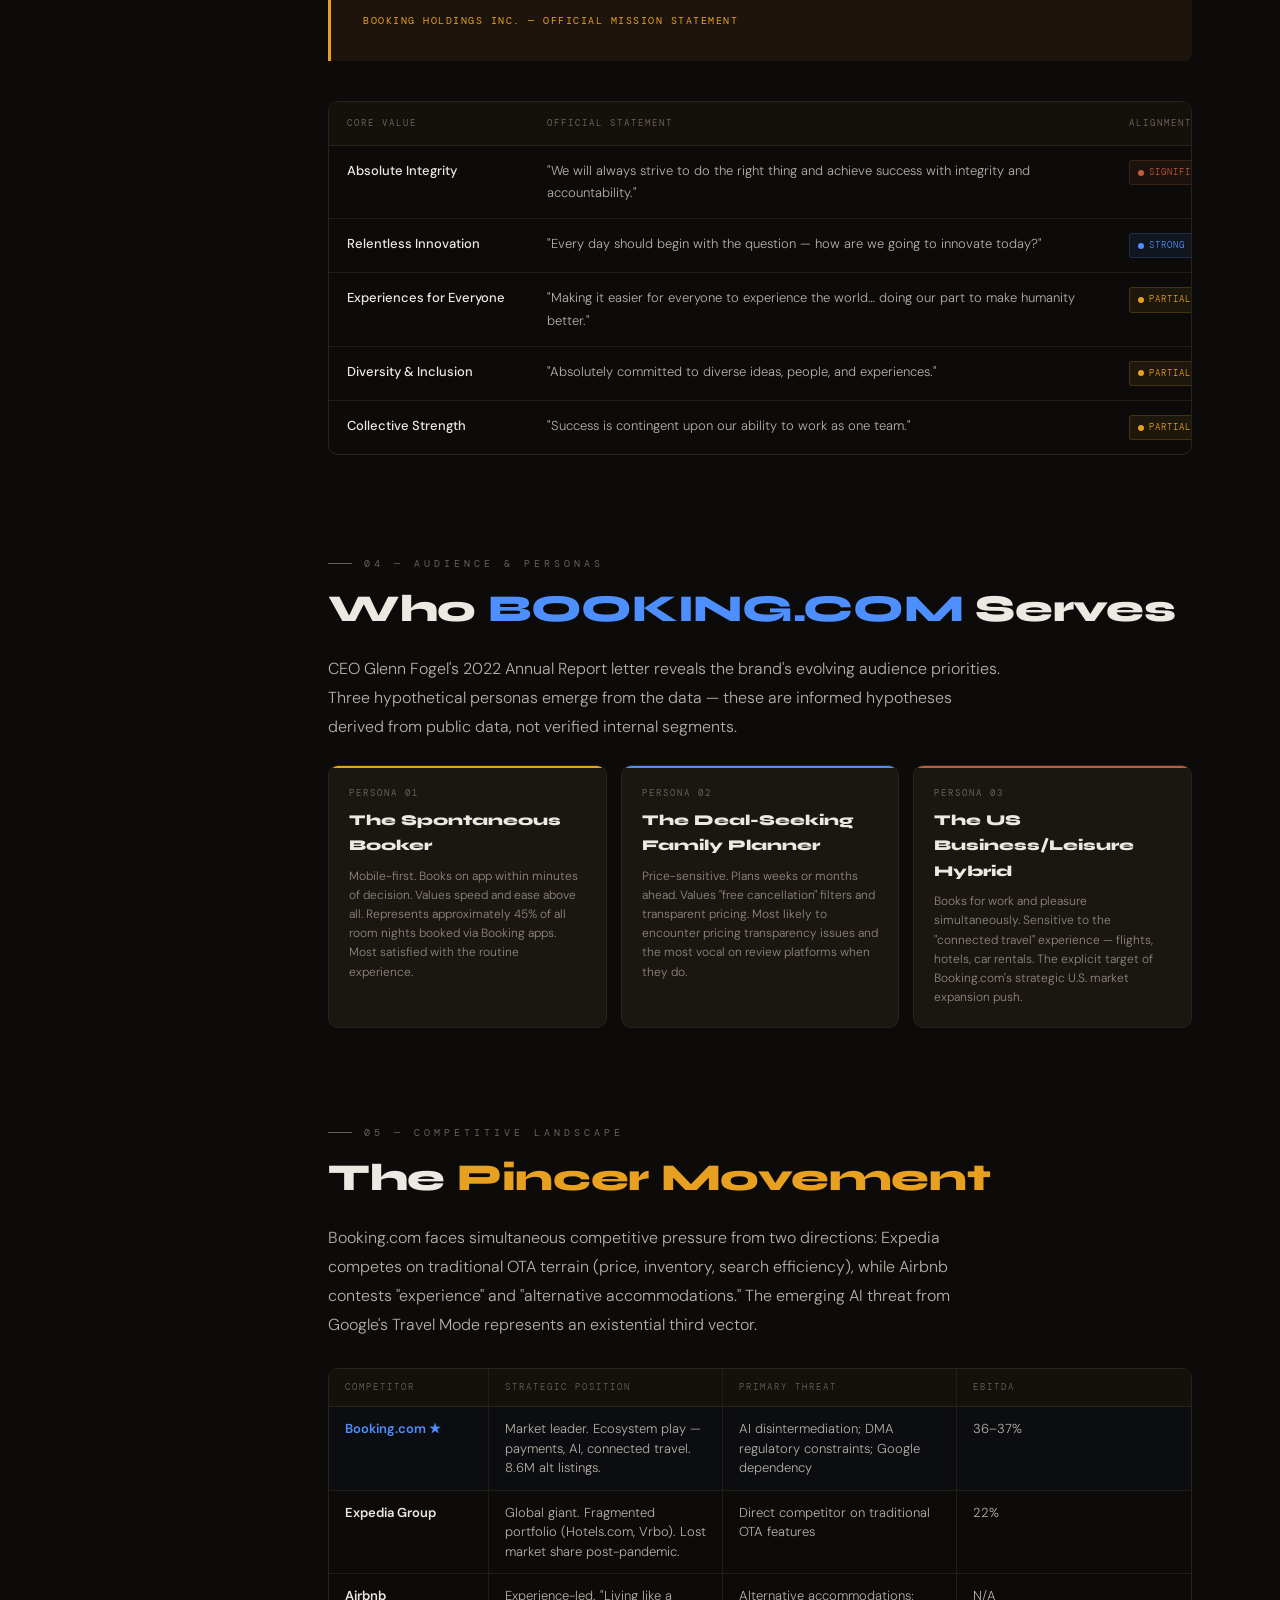
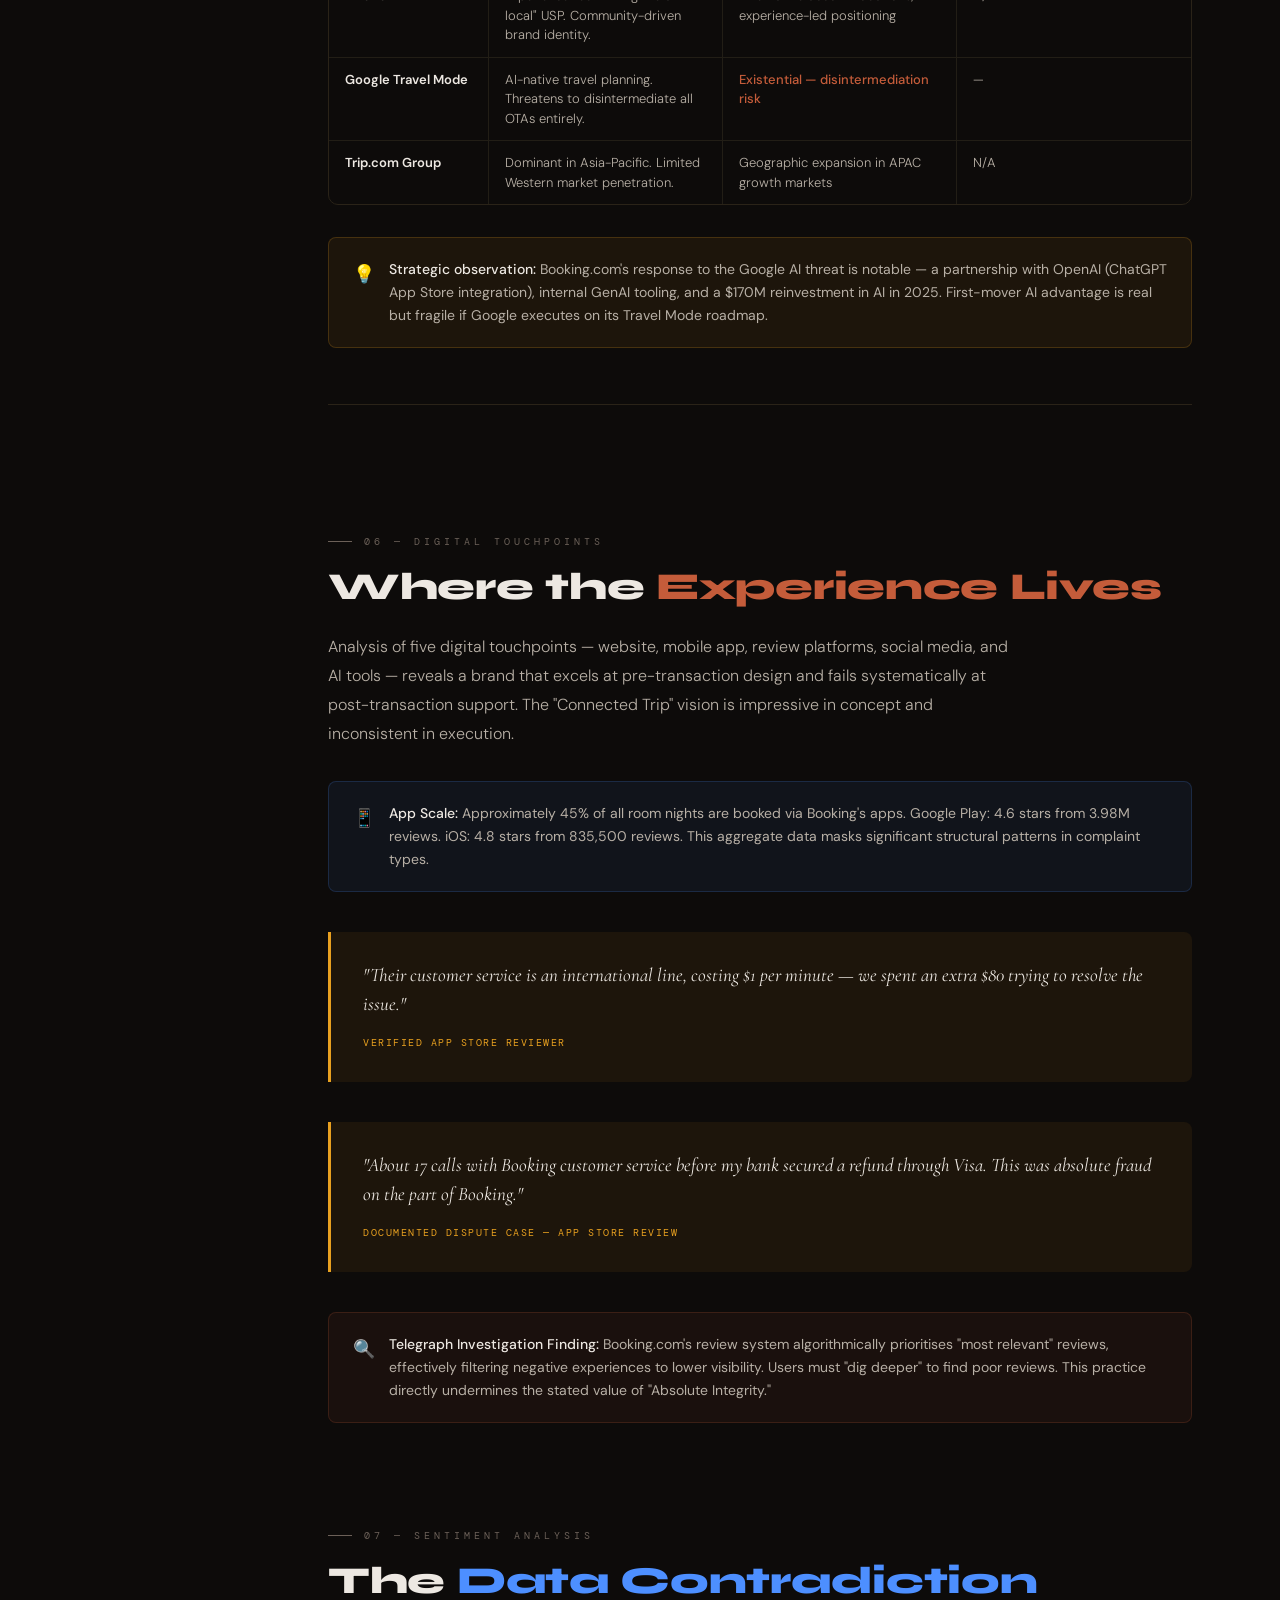
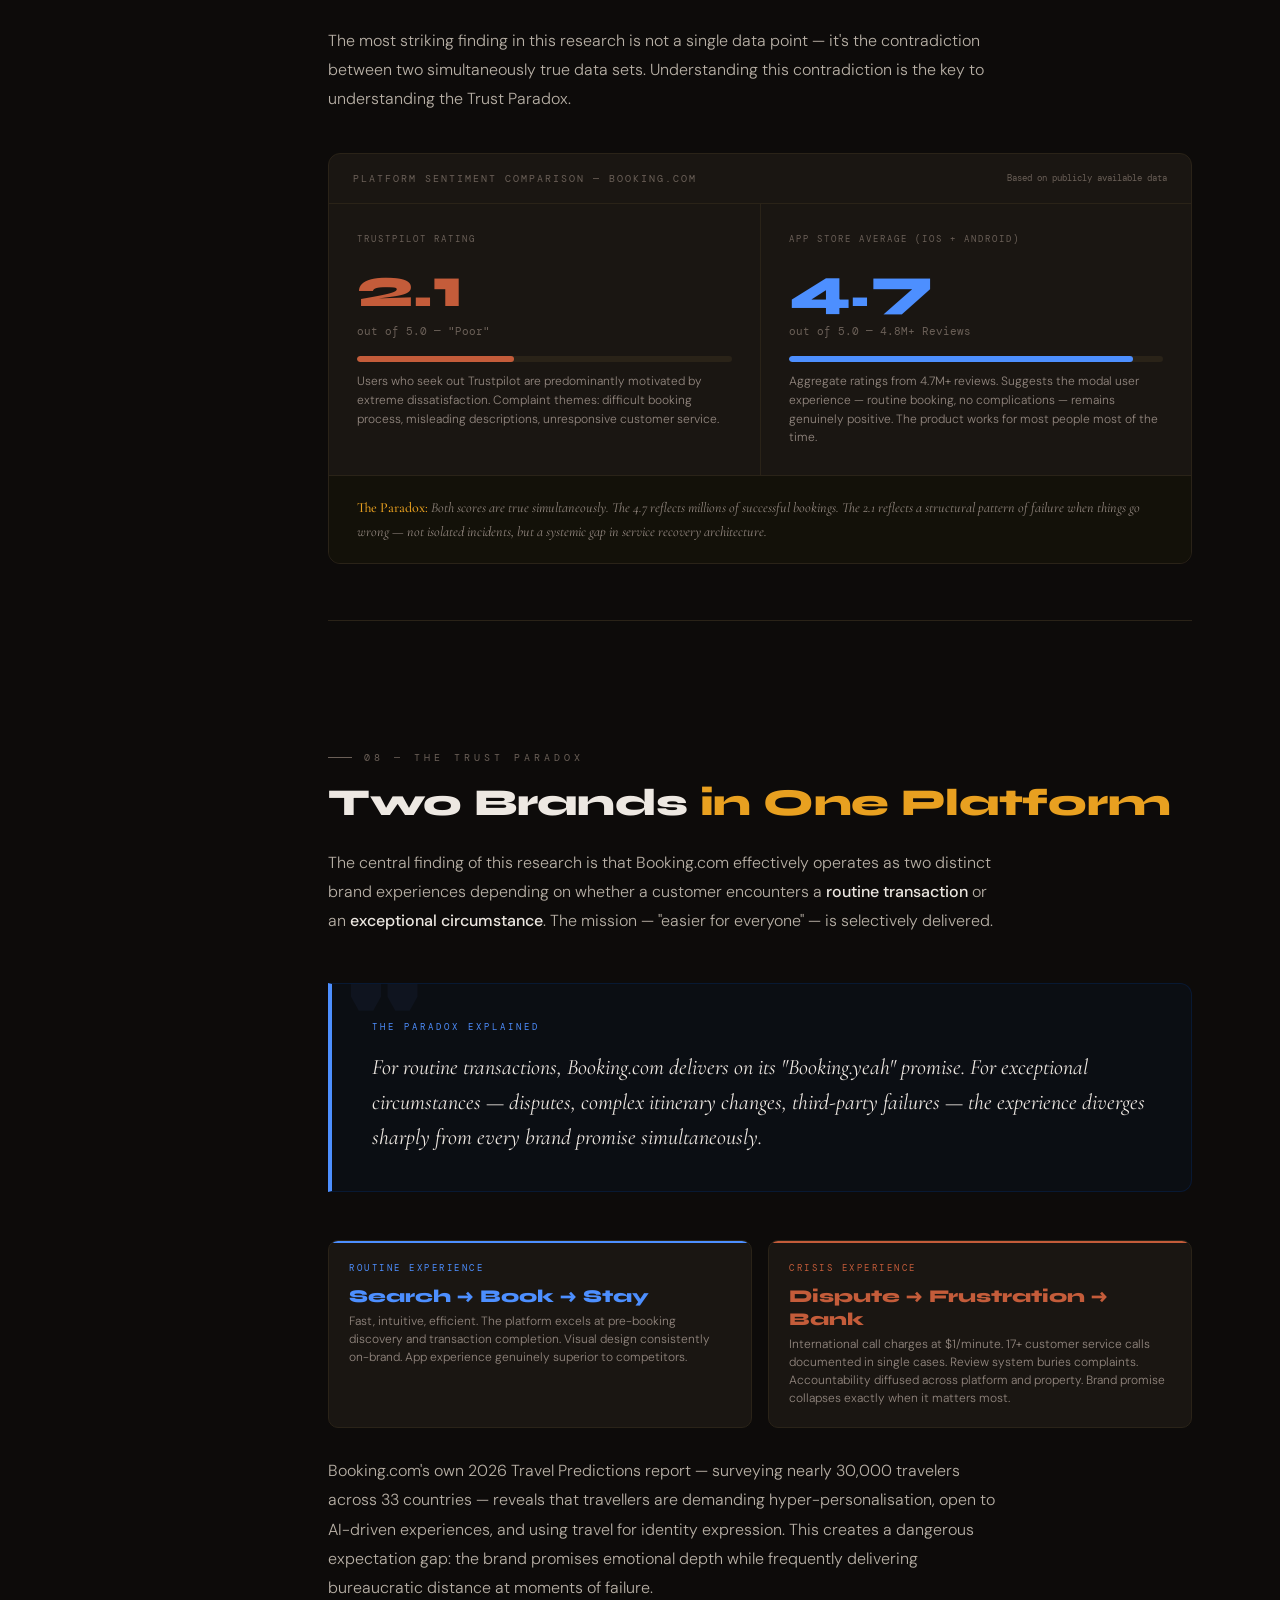
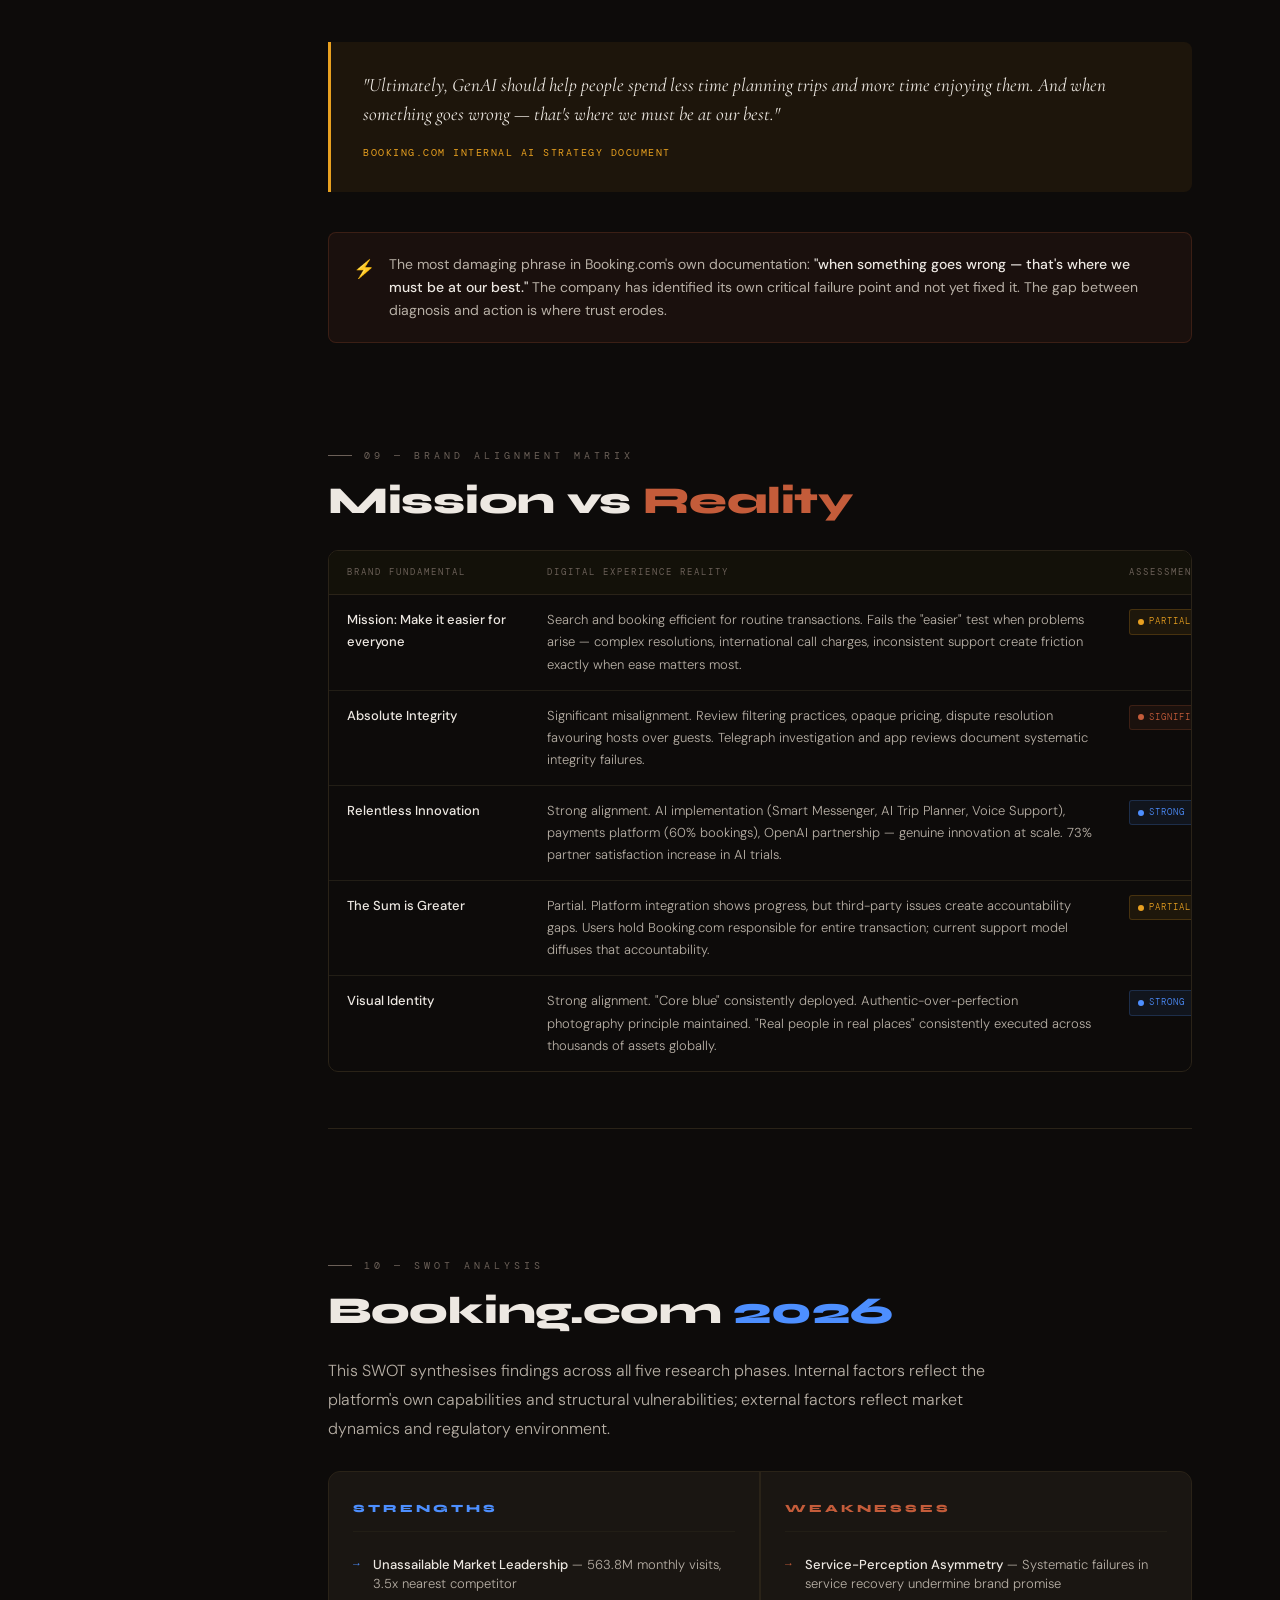
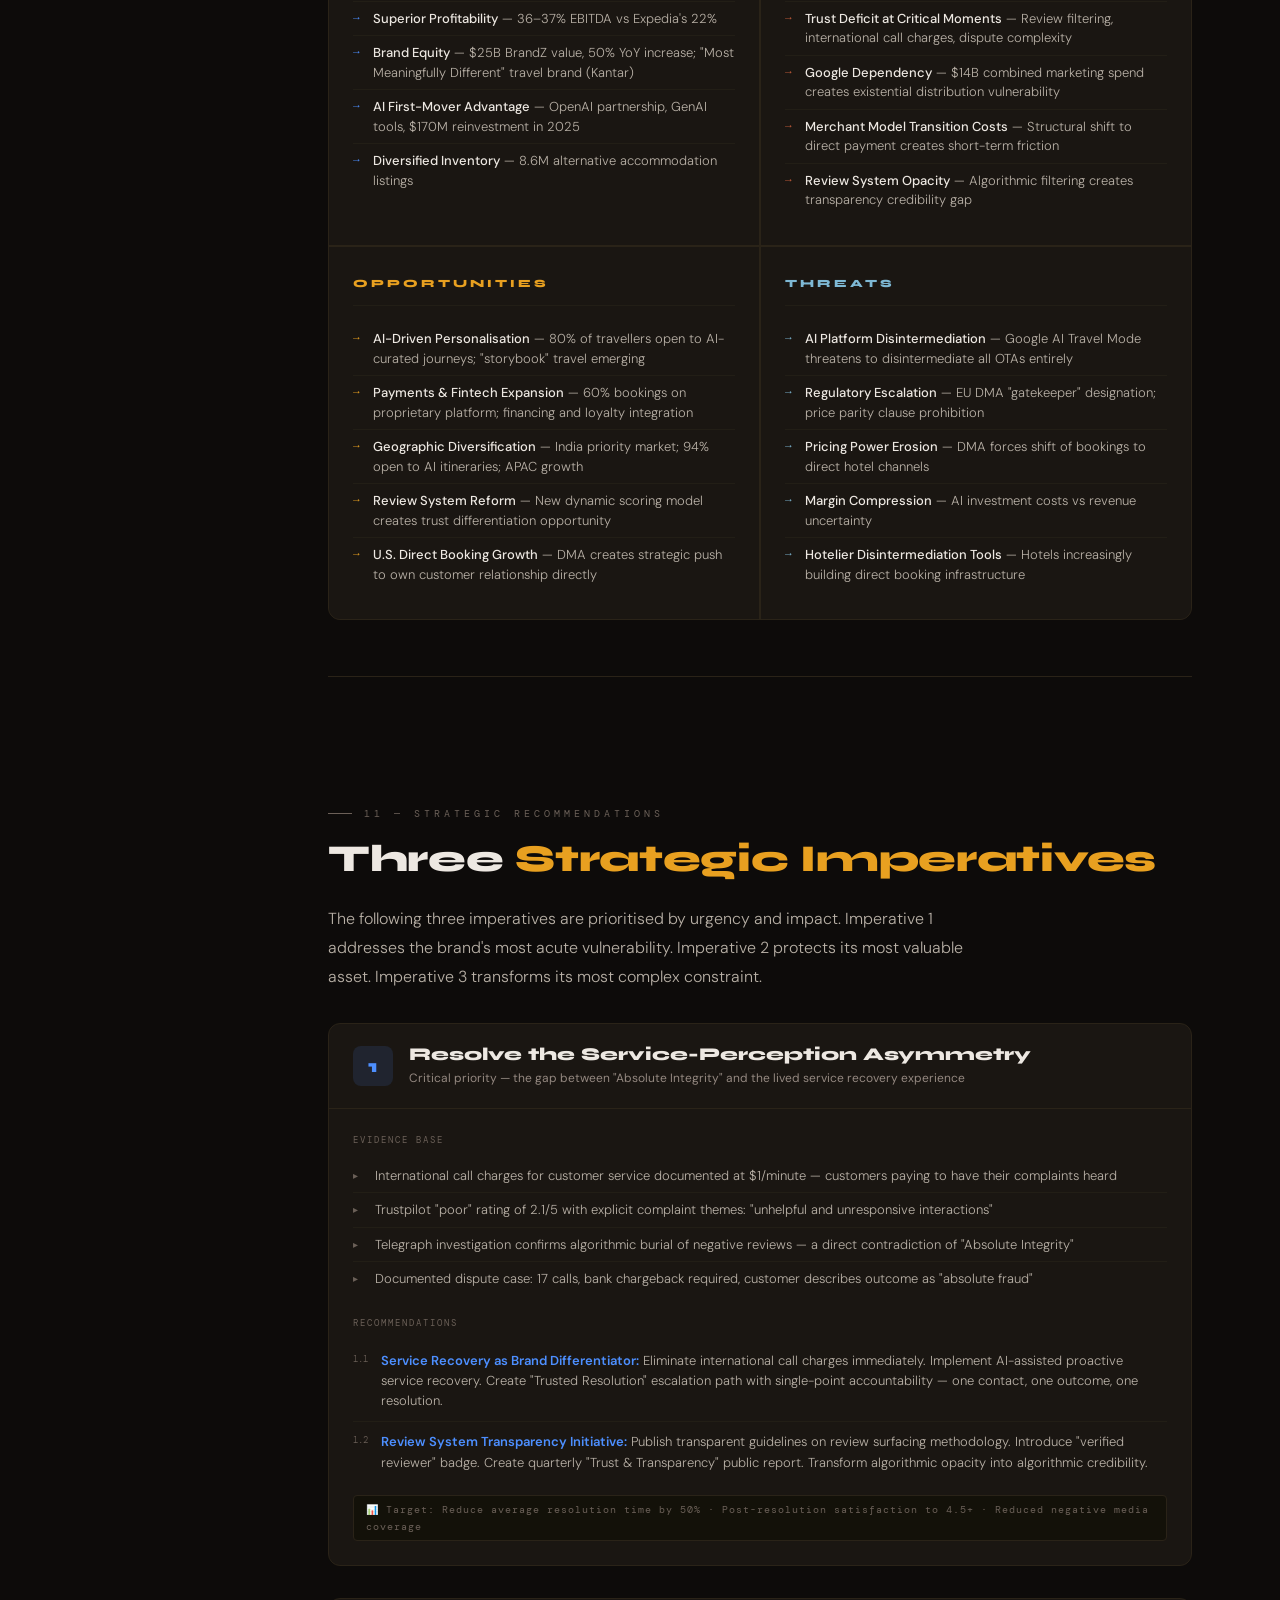
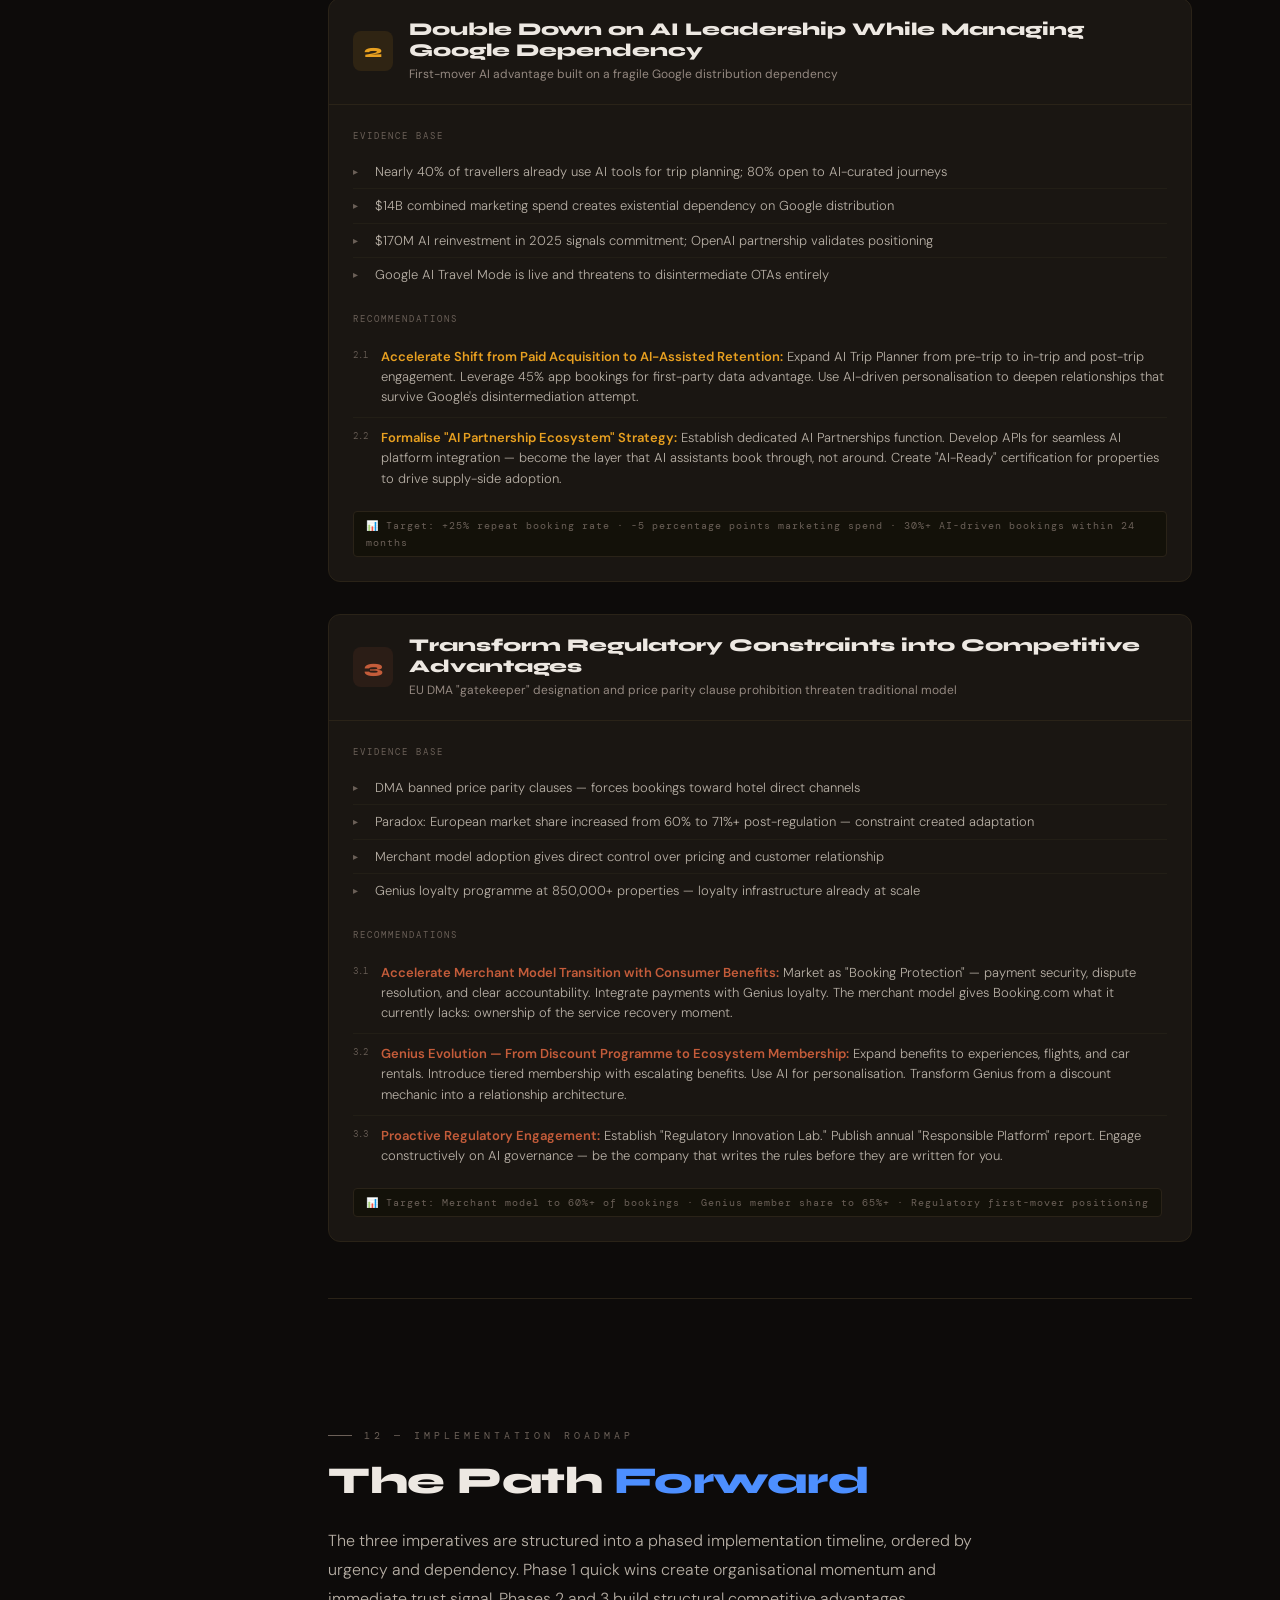
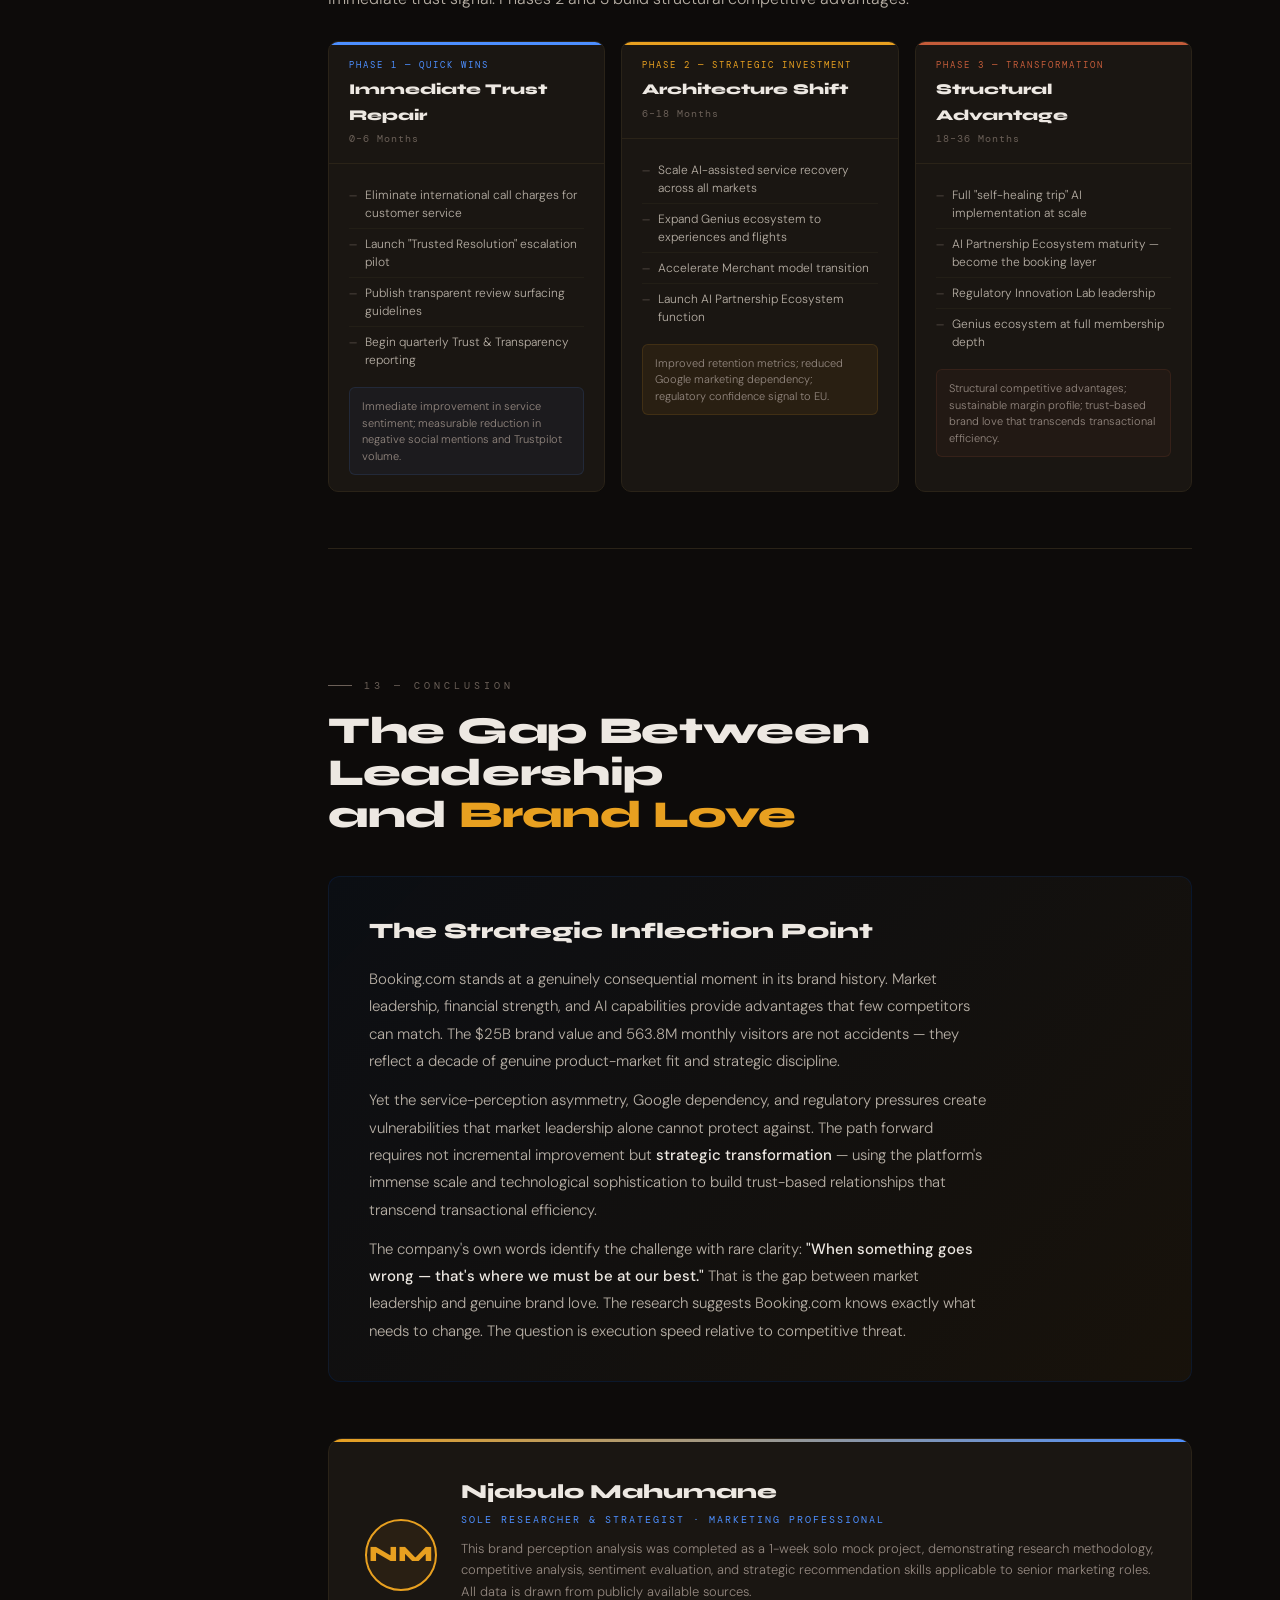
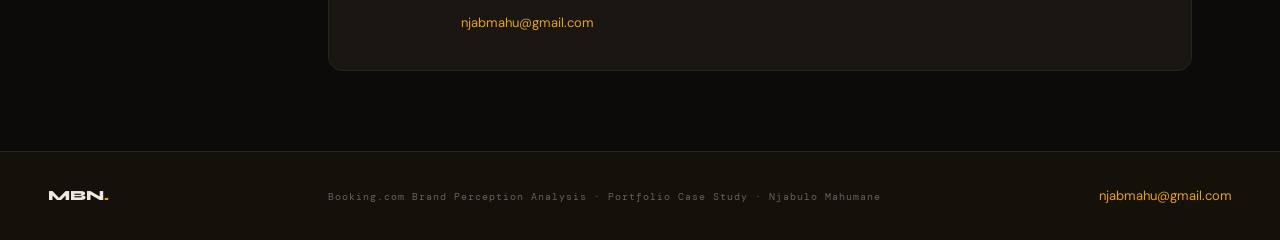
<file: mockups/brand-analysis.html>
<!DOCTYPE html>
<html lang="en">
<head>
  <meta charset="UTF-8">
  <meta name="viewport" content="width=device-width, initial-scale=1.0">
  <title>Booking.com: The Trust Paradox — Njabulo Mahumane</title>
  <meta name="description" content="Brand Perception Analysis for Booking.com by Njabulo Mahumane. A strategic case study examining customer sentiment, trust drivers, and the gap between brand promise and reality.">
  <link href="https://fonts.googleapis.com/css2?family=Syne:wght@400;600;700;800&family=DM+Sans:ital,wght@0,300;0,400;0,500;1,300&family=DM+Mono:wght@400;500&family=Cormorant+Garamond:ital,wght@0,400;0,600;1,400;1,600&display=swap" rel="stylesheet">
  <style>
    :root {
      --bg:       #0d0b0a;
      --surface:  #131109;
      --card:     #1a1612;
      --card2:    #1c1a14;
      --border:   #2a2318;
      --border2:  #221e16;
      --warm:     #e8a020;
      --warm-dim: #b87c18;
      --warm-sub: rgba(232,160,32,0.07);
      --cold:     #4d8fff;
      --cold-sub: rgba(77,143,255,0.07);
      --terra:    #c45c3a;
      --bk-blue:  #003580;
      --bk-blue-l:#1a4fa8;
      --text:     #ede8e2;
      --text-dim: #b8b0a6;
      --muted:    #6b6058;
      --muted2:   #948880;
      --fd: 'Syne', sans-serif;
      --fb: 'DM Sans', sans-serif;
      --fm: 'DM Mono', monospace;
      --fe: 'Cormorant Garamond', serif;
      --nav-h: 60px;
    }

    *, *::before, *::after { margin:0; padding:0; box-sizing:border-box; }
    html { scroll-behavior: smooth; }
    body {
      background: var(--bg);
      color: var(--text);
      font-family: var(--fb);
      font-size: 16px;
      line-height: 1.7;
      overflow-x: hidden;
    }
    a { color: var(--warm); text-decoration: none; }
    a:hover { opacity: 0.8; }
    strong { color: var(--text); font-weight: 500; }

    /* ── SCROLL PROGRESS ── */
    #prog {
      position: fixed; top:0; left:0; height:2px; width:0%;
      background: linear-gradient(90deg, var(--warm), var(--cold));
      z-index: 1000;
    }

    /* ── TOP NAV ── */
    .topnav {
      position: sticky; top:0; z-index:100;
      background: rgba(13,11,10,0.95);
      backdrop-filter: blur(20px);
      border-bottom: 1px solid var(--border);
      height: var(--nav-h);
      display: flex;
      align-items: center;
      justify-content: space-between;
      padding: 0 32px;
    }

    .nav-left {
      display: flex;
      align-items: center;
      gap: 14px;
    }

    .nav-brand {
      font-family: var(--fm);
      font-size: 11px;
      letter-spacing: 3px;
      color: var(--warm);
      text-transform: uppercase;
    }

    .nav-sep { width:1px; height:18px; background:var(--border); }

    .nav-title {
      font-family: var(--fe);
      font-size: 14px;
      color: var(--muted2);
      display: none;
    }

    @media (min-width: 640px) { .nav-title { display: block; } }

    .nav-right {
      display: flex;
      align-items: center;
      gap: 16px;
    }

    .nav-contact {
      font-family: var(--fm);
      font-size: 10px;
      letter-spacing: 1.5px;
      color: var(--muted);
      text-transform: uppercase;
    }

    .toc-toggle {
      display: none;
      background: none;
      border: 1px solid var(--border);
      border-radius: 4px;
      color: var(--muted2);
      font-family: var(--fm);
      font-size: 10px;
      letter-spacing: 1.5px;
      text-transform: uppercase;
      padding: 6px 12px;
      cursor: pointer;
      transition: all 0.2s;
    }
    .toc-toggle:hover { border-color: var(--warm); color: var(--warm); }
    @media (max-width: 960px) { .toc-toggle { display: block; } }

    /* ── LAYOUT ── */
    .page-wrap {
      max-width: 1200px;
      margin: 0 auto;
    }

    .content-layout {
      display: grid;
      grid-template-columns: 240px 1fr;
      gap: 0;
      align-items: start;
    }

    /* ── TOC SIDEBAR ── */
    .toc-sidebar {
      position: sticky;
      top: var(--nav-h);
      height: calc(100vh - var(--nav-h));
      overflow-y: auto;
      border-right: 1px solid var(--border);
      padding: 32px 0;
      scrollbar-width: none;
    }
    .toc-sidebar::-webkit-scrollbar { display: none; }

    .toc-label {
      font-family: var(--fm);
      font-size: 9px;
      letter-spacing: 3px;
      text-transform: uppercase;
      color: var(--muted);
      padding: 0 24px 12px;
      border-bottom: 1px solid var(--border);
      margin-bottom: 8px;
    }

    .toc-list { list-style: none; }
    .toc-list li a {
      display: block;
      font-family: var(--fm);
      font-size: 11px;
      color: var(--muted);
      padding: 7px 24px;
      border-left: 2px solid transparent;
      transition: all 0.2s;
      line-height: 1.4;
    }
    .toc-list li a:hover { color: var(--warm); border-color: var(--warm); opacity:1; }
    .toc-list li a.active { color: var(--warm); border-color: var(--warm); }
    .toc-list li a.sub { padding-left: 36px; font-size: 10px; }

    .toc-author-card {
      margin: 20px 16px 0;
      padding: 16px;
      background: var(--card);
      border: 1px solid var(--border);
      border-radius: 8px;
    }
    .toc-author-name {
      font-family: var(--fd);
      font-size: 13px;
      font-weight: 700;
      color: var(--text);
      margin-bottom: 2px;
    }
    .toc-author-role {
      font-family: var(--fm);
      font-size: 9px;
      letter-spacing: 1.5px;
      color: var(--cold);
      text-transform: uppercase;
      margin-bottom: 8px;
    }
    .toc-author-email {
      font-size: 11px;
      color: var(--warm);
    }

    @media (max-width: 960px) {
      .content-layout { grid-template-columns: 1fr; }
      .toc-sidebar {
        position: fixed;
        left: -260px;
        top: var(--nav-h);
        width: 260px;
        height: calc(100vh - var(--nav-h));
        background: #0f0d0b;
        z-index: 90;
        border-right: 1px solid var(--border);
        transition: left 0.3s cubic-bezier(0.22,1,0.36,1);
      }
      .toc-sidebar.open { left: 0; }
    }

    /* ── MAIN CONTENT ── */
    .main-content {
      padding: 0 48px 80px;
      min-width: 0;
    }

    @media (max-width: 700px) {
      .main-content { padding: 0 20px 60px; }
      .topnav { padding: 0 20px; }
    }

    /* ── SECTIONS ── */
    .section {
      padding-top: 72px;
      scroll-margin-top: calc(var(--nav-h) + 16px);
    }

    .section-label {
      font-family: var(--fm);
      font-size: 10px;
      letter-spacing: 4px;
      text-transform: uppercase;
      color: var(--muted);
      margin-bottom: 16px;
      display: flex;
      align-items: center;
      gap: 12px;
    }
    .section-label::before { content:''; width:24px; height:1px; background:var(--muted); }

    .section-title {
      font-family: var(--fd);
      font-size: clamp(26px, 3.5vw, 38px);
      font-weight: 800;
      line-height: 1.1;
      letter-spacing: -0.3px;
      margin-bottom: 24px;
    }
    .section-title .warm { color: var(--warm); }
    .section-title .cold { color: var(--cold); }
    .section-title .terra { color: var(--terra); }

    .body-text {
      font-size: 16px;
      color: var(--text-dim);
      font-weight: 300;
      line-height: 1.82;
      margin-bottom: 20px;
      max-width: 680px;
    }
    .body-text strong { color: var(--text); font-weight: 500; }

    hr.section-rule {
      border: none;
      border-top: 1px solid var(--border);
      margin: 56px 0;
    }

    /* ── HERO ── */
    .hero {
      padding: 80px 48px 0;
      border-bottom: 1px solid var(--border);
      position: relative;
      overflow: hidden;
    }

    .hero::before {
      content: '';
      position: absolute;
      top:-100px; right:-100px;
      width: 500px; height: 500px;
      border-radius: 50%;
      background: radial-gradient(circle, rgba(0,53,128,0.08) 0%, transparent 65%);
      pointer-events: none;
    }

    .hero::after {
      content: '';
      position: absolute;
      bottom:-80px; left:20%;
      width: 300px; height: 300px;
      border-radius: 50%;
      background: radial-gradient(circle, rgba(232,160,32,0.06) 0%, transparent 65%);
      pointer-events: none;
    }

    .hero-inner { max-width: 1100px; margin: 0 auto; position: relative; z-index:1; }

    .hero-eyebrow {
      font-family: var(--fm);
      font-size: 10px;
      letter-spacing: 4px;
      color: var(--warm);
      text-transform: uppercase;
      margin-bottom: 24px;
      display: flex;
      align-items: center;
      gap: 12px;
    }
    .hero-eyebrow::before { content:''; width:32px; height:1px; background:var(--warm); }

    .hero-project-type {
      font-family: var(--fm);
      font-size: 10px;
      letter-spacing: 3px;
      color: var(--cold);
      text-transform: uppercase;
      margin-bottom: 8px;
    }

    .hero-title {
      font-family: var(--fd);
      font-size: clamp(36px, 6vw, 72px);
      font-weight: 800;
      line-height: 1.0;
      letter-spacing: -1px;
      margin-bottom: 20px;
    }

    .hero-subtitle {
      font-family: var(--fe);
      font-size: clamp(18px, 2.5vw, 26px);
      color: var(--muted2);
      font-style: italic;
      margin-bottom: 36px;
      line-height: 1.4;
    }

    .hero-meta-row {
      display: flex;
      flex-wrap: wrap;
      gap: 32px;
      padding: 28px 0;
      border-top: 1px solid var(--border);
      margin-bottom: 0;
    }

        .hero-meta-label {
      font-family: var(--fm);
      font-size: 9px;
      letter-spacing: 2.5px;
      text-transform: uppercase;
      color: var(--muted);
      margin-bottom: 4px;
    }
    .hero-meta-value {
      font-size: 14px;
      color: var(--text-dim);
      font-weight: 400;
    }
    .hero-meta-value.warm { color: var(--warm); font-weight: 600; }

    /* ── CORE INSIGHT CALLOUT ── */
    .core-insight {
      margin: 48px 0;
      padding: 36px 40px;
      background: rgba(0,53,128,0.08);
      border: 1px solid rgba(0,53,128,0.3);
      border-left: 4px solid var(--cold);
      border-radius: 0 12px 12px 0;
      position: relative;
      overflow: hidden;
    }

    .core-insight::before {
      content: '"';
      font-family: var(--fd);
      font-size: 120px;
      font-weight: 800;
      color: var(--cold);
      opacity: 0.05;
      position: absolute;
      top: -20px;
      left: 16px;
      line-height: 1;
    }

    .ci-label {
      font-family: var(--fm);
      font-size: 9px;
      letter-spacing: 3px;
      text-transform: uppercase;
      color: var(--cold);
      margin-bottom: 14px;
    }

    .ci-text {
      font-family: var(--fe);
      font-size: clamp(17px, 2.2vw, 22px);
      color: var(--text);
      line-height: 1.6;
      font-style: italic;
      position: relative;
      z-index: 1;
    }

    /* ── PULL QUOTE ── */
    .pull-quote {
      margin: 40px 0;
      padding: 28px 32px;
      background: var(--warm-sub);
      border-left: 3px solid var(--warm);
      border-radius: 0 8px 8px 0;
    }
    .pull-quote p {
      font-family: var(--fe);
      font-size: clamp(15px, 2vw, 19px);
      font-style: italic;
      color: var(--text);
      line-height: 1.55;
      margin: 0 0 8px;
    }
    .pull-quote cite {
      font-family: var(--fm);
      font-size: 10px;
      letter-spacing: 1.5px;
      color: var(--warm);
      font-style: normal;
      text-transform: uppercase;
    }

    /* ── CALLOUT BOXES ── */
    .callout {
      margin: 32px 0;
      padding: 20px 24px;
      border-radius: 8px;
      display: flex;
      gap: 14px;
      align-items: flex-start;
    }
    .callout.cold { background: var(--cold-sub); border: 1px solid rgba(77,143,255,0.18); }
    .callout.warm { background: var(--warm-sub); border: 1px solid rgba(232,160,32,0.2); }
    .callout.terra { background: rgba(196,92,58,0.07); border: 1px solid rgba(196,92,58,0.2); }
    .callout-icon { font-size: 18px; flex-shrink:0; margin-top:1px; }
    .callout p { font-size: 14px; color: var(--text-dim); margin:0; line-height: 1.65; }
    .callout p strong { color: var(--text); }

    /* ── INFO CARDS ── */
    .info-grid {
      display: grid;
      grid-template-columns: repeat(auto-fit, minmax(240px, 1fr));
      gap: 16px;
      margin: 28px 0;
    }

    .info-card {
      background: var(--card);
      border: 1px solid var(--border);
      border-radius: 10px;
      padding: 20px 20px;
      position: relative;
      overflow: hidden;
    }
    .info-card::before {
      content:'';
      position:absolute;
      top:0;left:0;right:0;
      height:2px;
    }
    .info-card.warm-card::before { background: var(--warm); }
    .info-card.cold-card::before { background: var(--cold); }
    .info-card.terra-card::before { background: var(--terra); }
    .info-card.bk-card::before { background: var(--bk-blue-l); }

    .info-card-label {
      font-family: var(--fm);
      font-size: 9px;
      letter-spacing: 2.5px;
      text-transform: uppercase;
      margin-bottom: 8px;
    }
    .info-card.warm-card .info-card-label { color: var(--warm); }
    .info-card.cold-card .info-card-label { color: var(--cold); }
    .info-card.terra-card .info-card-label { color: var(--terra); }
    .info-card.bk-card .info-card-label { color: var(--bk-blue-l); }

    .info-card-val {
      font-family: var(--fd);
      font-size: 28px;
      font-weight: 800;
      line-height: 1;
      margin-bottom: 4px;
    }
    .info-card.warm-card .info-card-val { color: var(--warm); }
    .info-card.cold-card .info-card-val { color: var(--cold); }
    .info-card.terra-card .info-card-val { color: var(--terra); }
    .info-card.bk-card .info-card-val { color: var(--bk-blue-l); }

    .info-card-desc {
      font-size: 12px;
      color: var(--muted2);
      font-weight: 300;
      line-height: 1.5;
    }

    /* ── SENTIMENT VISUAL ── */
    .sentiment-wrap {
      margin: 40px 0;
      background: var(--card);
      border: 1px solid var(--border);
      border-radius: 12px;
      overflow: hidden;
    }

    .sentiment-header {
      padding: 16px 24px;
      border-bottom: 1px solid var(--border);
      display: flex;
      align-items: center;
      justify-content: space-between;
    }
    .sentiment-header-label {
      font-family: var(--fm);
      font-size: 10px;
      letter-spacing: 2px;
      text-transform: uppercase;
      color: var(--muted);
    }

    .sentiment-grid {
      display: grid;
      grid-template-columns: 1fr 1px 1fr;
      gap: 0;
    }

    .sentiment-panel {
      padding: 28px 28px;
    }

    .sentiment-divider { background: var(--border); }

    .sentiment-platform {
      font-family: var(--fm);
      font-size: 9px;
      letter-spacing: 2px;
      text-transform: uppercase;
      color: var(--muted);
      margin-bottom: 12px;
    }

    .sentiment-score {
      font-family: var(--fd);
      font-size: 56px;
      font-weight: 800;
      line-height: 1;
      margin-bottom: 6px;
    }
    .sentiment-panel.bad .sentiment-score { color: var(--terra); }
    .sentiment-panel.good .sentiment-score { color: var(--cold); }

    .sentiment-max {
      font-family: var(--fm);
      font-size: 11px;
      color: var(--muted);
      margin-bottom: 16px;
    }

    .sentiment-bar {
      height: 6px;
      background: var(--border);
      border-radius: 3px;
      overflow: hidden;
      margin-bottom: 10px;
    }
    .sentiment-fill {
      height: 100%;
      border-radius: 3px;
      transition: width 1s ease;
    }
    .sentiment-panel.bad .sentiment-fill { background: var(--terra); width: 42%; }
    .sentiment-panel.good .sentiment-fill { background: var(--cold); width: 92%; }

    .sentiment-note {
      font-size: 12px;
      color: var(--muted2);
      font-weight: 300;
      line-height: 1.55;
    }

    .sentiment-paradox {
      padding: 20px 28px;
      border-top: 1px solid var(--border);
      background: var(--surface);
    }
    .sentiment-paradox p {
      font-family: var(--fe);
      font-size: 14px;
      color: var(--muted2);
      font-style: italic;
      margin: 0;
    }
    .sentiment-paradox p strong { color: var(--warm); font-style: normal; }

    /* ── ALIGNMENT MATRIX ── */
    .alignment-table {
      margin: 28px 0;
      border: 1px solid var(--border);
      border-radius: 10px;
      overflow: hidden;
    }

    .alignment-row {
      display: grid;
      grid-template-columns: 200px 1fr 80px;
      border-bottom: 1px solid var(--border2);
      transition: background 0.15s;
    }
    .alignment-row:last-child { border-bottom: none; }
    .alignment-row:hover { background: rgba(26,22,18,0.6); }
    .alignment-row.header-row {
      background: var(--surface);
      border-bottom: 1px solid var(--border);
    }

    .alignment-cell {
      padding: 14px 18px;
      font-size: 13px;
      color: var(--text-dim);
      font-weight: 300;
    }
    .alignment-cell.header {
      font-family: var(--fm);
      font-size: 9px;
      letter-spacing: 2px;
      text-transform: uppercase;
      color: var(--muted);
      font-weight: 400;
    }
    .alignment-cell.fundamental {
      font-family: var(--fb);
      font-size: 13px;
      font-weight: 500;
      color: var(--text);
    }

    .alignment-badge {
      display: inline-flex;
      align-items: center;
      gap: 5px;
      font-family: var(--fm);
      font-size: 9px;
      letter-spacing: 1px;
      text-transform: uppercase;
      padding: 4px 8px;
      border-radius: 3px;
      white-space: nowrap;
    }
    .alignment-badge::before { content:''; width:6px; height:6px; border-radius:50%; flex-shrink:0; }
    .alignment-badge.strong { background: rgba(77,143,255,0.08); color: var(--cold); border: 1px solid rgba(77,143,255,0.2); }
    .alignment-badge.strong::before { background: var(--cold); }
    .alignment-badge.partial { background: rgba(232,160,32,0.08); color: var(--warm); border: 1px solid rgba(232,160,32,0.2); }
    .alignment-badge.partial::before { background: var(--warm); }
    .alignment-badge.gap { background: rgba(196,92,58,0.08); color: var(--terra); border: 1px solid rgba(196,92,58,0.2); }
    .alignment-badge.gap::before { background: var(--terra); }

    @media (max-width: 600px) {
      .alignment-row { grid-template-columns: 1fr; }
      .alignment-cell.header { display: none; }
    }

    /* ── SWOT ── */
    .swot-grid {
      display: grid;
      grid-template-columns: 1fr 1fr;
      gap: 2px;
      margin: 28px 0;
      border: 1px solid var(--border);
      border-radius: 12px;
      overflow: hidden;
      background: var(--border);
    }

    .swot-quad {
      background: var(--card);
      padding: 28px 24px;
    }

    .swot-label {
      font-family: var(--fd);
      font-size: 11px;
      font-weight: 800;
      letter-spacing: 3px;
      text-transform: uppercase;
      margin-bottom: 16px;
      padding-bottom: 12px;
      border-bottom: 1px solid var(--border2);
    }
    .swot-quad.strengths .swot-label { color: var(--cold); }
    .swot-quad.weaknesses .swot-label { color: var(--terra); }
    .swot-quad.opportunities .swot-label { color: var(--warm); }
    .swot-quad.threats .swot-label { color: #7eb8d4; }

    .swot-items { list-style: none; }
    .swot-items li {
      font-size: 13px;
      color: var(--text-dim);
      font-weight: 300;
      padding: 7px 0;
      border-bottom: 1px solid var(--border2);
      padding-left: 20px;
      position: relative;
      line-height: 1.5;
    }
    .swot-items li:last-child { border-bottom: none; }
    .swot-items li::before {
      content: '→';
      position: absolute;
      left: 0;
      font-family: var(--fm);
      font-size: 11px;
    }
    .swot-quad.strengths .swot-items li::before { color: var(--cold); }
    .swot-quad.weaknesses .swot-items li::before { color: var(--terra); }
    .swot-quad.opportunities .swot-items li::before { color: var(--warm); }
    .swot-quad.threats .swot-items li::before { color: #7eb8d4; }

    .swot-items li strong { font-weight: 500; color: var(--text); }

    @media (max-width: 600px) {
      .swot-grid { grid-template-columns: 1fr; }
    }

    /* ── STRATEGIC IMPERATIVES ── */
    .imperative {
      margin: 32px 0;
      background: var(--card);
      border: 1px solid var(--border);
      border-radius: 12px;
      overflow: hidden;
    }

    .imperative-header {
      padding: 20px 24px;
      border-bottom: 1px solid var(--border);
      display: flex;
      align-items: center;
      gap: 16px;
    }

    .imp-num {
      width: 40px;
      height: 40px;
      border-radius: 8px;
      display: flex;
      align-items: center;
      justify-content: center;
      font-family: var(--fd);
      font-size: 18px;
      font-weight: 800;
      flex-shrink: 0;
    }
    .imperative.imp1 .imp-num { background: rgba(77,143,255,0.12); color: var(--cold); }
    .imperative.imp2 .imp-num { background: rgba(232,160,32,0.1); color: var(--warm); }
    .imperative.imp3 .imp-num { background: rgba(196,92,58,0.1); color: var(--terra); }

    .imp-title {
      font-family: var(--fd);
      font-size: 18px;
      font-weight: 800;
      color: var(--text);
      line-height: 1.2;
    }

    .imp-problem {
      font-size: 12px;
      color: var(--muted2);
      margin-top: 2px;
    }

    .imperative-body {
      padding: 24px;
    }

    .imp-section-label {
      font-family: var(--fm);
      font-size: 9px;
      letter-spacing: 2px;
      text-transform: uppercase;
      color: var(--muted);
      margin-bottom: 10px;
      margin-top: 20px;
    }
    .imp-section-label:first-child { margin-top: 0; }

    .evidence-list { list-style: none; margin-bottom: 16px; }
    .evidence-list li {
      font-size: 13px;
      color: var(--text-dim);
      font-weight: 300;
      padding: 7px 0 7px 22px;
      border-bottom: 1px solid var(--border2);
      position: relative;
      line-height: 1.5;
    }
    .evidence-list li:last-child { border-bottom: none; }
    .evidence-list li::before {
      content: '▸';
      position: absolute;
      left: 0;
      font-size: 10px;
      color: var(--muted);
      top: 9px;
    }

    .rec-list { list-style: none; }
    .rec-list li {
      font-size: 13px;
      color: var(--text-dim);
      font-weight: 300;
      padding: 10px 0 10px 28px;
      border-bottom: 1px solid var(--border2);
      position: relative;
      line-height: 1.55;
    }
    .rec-list li:last-child { border-bottom: none; }
    .rec-list li::before {
      content: attr(data-n);
      position: absolute;
      left: 0;
      font-family: var(--fm);
      font-size: 9px;
      color: var(--muted);
      top: 12px;
    }
    .rec-list li strong { font-weight: 600; }
    .imperative.imp1 .rec-list li strong { color: var(--cold); }
    .imperative.imp2 .rec-list li strong { color: var(--warm); }
    .imperative.imp3 .rec-list li strong { color: var(--terra); }

    .outcome-pill {
      display: inline-block;
      margin-top: 12px;
      font-family: var(--fm);
      font-size: 10px;
      letter-spacing: 1px;
      color: var(--muted);
      background: var(--surface);
      border: 1px solid var(--border);
      border-radius: 4px;
      padding: 5px 12px;
    }

    /* ── ROADMAP ── */
    .roadmap {
      margin: 28px 0;
      position: relative;
    }

    .roadmap-phases {
      display: grid;
      grid-template-columns: repeat(3, 1fr);
      gap: 16px;
    }

    .roadmap-phase {
      background: var(--card);
      border: 1px solid var(--border);
      border-radius: 10px;
      overflow: hidden;
      position: relative;
    }

    .phase-header {
      padding: 16px 20px;
      border-bottom: 1px solid var(--border);
      position: relative;
    }

    .phase-header::before {
      content: '';
      position: absolute;
      top:0; left:0; right:0;
      height: 3px;
    }
    .roadmap-phase.p1 .phase-header::before { background: var(--cold); }
    .roadmap-phase.p2 .phase-header::before { background: var(--warm); }
    .roadmap-phase.p3 .phase-header::before { background: var(--terra); }

    .phase-num {
      font-family: var(--fm);
      font-size: 9px;
      letter-spacing: 2px;
      text-transform: uppercase;
      margin-bottom: 4px;
    }
    .roadmap-phase.p1 .phase-num { color: var(--cold); }
    .roadmap-phase.p2 .phase-num { color: var(--warm); }
    .roadmap-phase.p3 .phase-num { color: var(--terra); }

    .phase-title {
      font-family: var(--fd);
      font-size: 15px;
      font-weight: 800;
      color: var(--text);
      margin-bottom: 2px;
    }

    .phase-time {
      font-family: var(--fm);
      font-size: 10px;
      color: var(--muted);
      letter-spacing: 1px;
    }

    .phase-body { padding: 16px 20px; }

    .phase-items { list-style: none; }
    .phase-items li {
      font-size: 12px;
      color: var(--text-dim);
      font-weight: 300;
      padding: 6px 0 6px 16px;
      border-bottom: 1px solid var(--border2);
      position: relative;
      line-height: 1.5;
    }
    .phase-items li:last-child { border-bottom: none; }
    .phase-items li::before {
      content: '—';
      position: absolute;
      left: 0;
      color: var(--muted);
      font-size: 10px;
      top: 8px;
    }

    .phase-impact {
      margin-top: 12px;
      padding: 10px 12px;
      border-radius: 6px;
      font-size: 11px;
      color: var(--muted2);
      font-weight: 300;
      line-height: 1.5;
    }
    .roadmap-phase.p1 .phase-impact { background: rgba(77,143,255,0.05); border: 1px solid rgba(77,143,255,0.12); }
    .roadmap-phase.p2 .phase-impact { background: var(--warm-sub); border: 1px solid rgba(232,160,32,0.12); }
    .roadmap-phase.p3 .phase-impact { background: rgba(196,92,58,0.05); border: 1px solid rgba(196,92,58,0.12); }

    @media (max-width: 700px) {
      .roadmap-phases { grid-template-columns: 1fr; }
    }

    /* ── COMPETITIVE TABLE ── */
    .comp-table {
      margin: 28px 0;
      border: 1px solid var(--border);
      border-radius: 10px;
      overflow: hidden;
    }

    .comp-row {
      display: grid;
      grid-template-columns: 160px 1fr 1fr 1fr;
      border-bottom: 1px solid var(--border2);
    }
    .comp-row:last-child { border-bottom: none; }
    .comp-row.header-row { background: var(--surface); border-bottom: 1px solid var(--border); }

    .comp-cell {
      padding: 12px 16px;
      font-size: 13px;
      color: var(--text-dim);
      font-weight: 300;
      border-right: 1px solid var(--border2);
      line-height: 1.5;
    }
    .comp-cell:last-child { border-right: none; }
    .comp-cell.header {
      font-family: var(--fm);
      font-size: 9px;
      letter-spacing: 2px;
      text-transform: uppercase;
      color: var(--muted);
    }
    .comp-cell.brand-name {
      font-family: var(--fb);
      font-weight: 600;
      color: var(--text);
    }
    .comp-row.highlight { background: rgba(0,53,128,0.06); }
    .comp-row.highlight .comp-cell.brand-name { color: var(--cold); }

    @media (max-width: 600px) {
      .comp-row { grid-template-columns: 1fr; }
      .comp-cell.header { display: none; }
    }

    /* ── METHODOLOGY CARDS ── */
    .method-grid {
      display: grid;
      grid-template-columns: repeat(auto-fit, minmax(200px, 1fr));
      gap: 12px;
      margin: 24px 0;
    }

    .method-card {
      background: var(--card);
      border: 1px solid var(--border);
      border-radius: 8px;
      padding: 16px;
    }

    .method-icon { font-size: 20px; margin-bottom: 8px; }
    .method-title { font-family: var(--fd); font-size: 13px; font-weight: 700; color: var(--text); margin-bottom: 4px; }
    .method-desc { font-size: 12px; color: var(--muted2); font-weight: 300; line-height: 1.55; }

    /* ── PERSONA CARDS ── */
    .persona-grid {
      display: grid;
      grid-template-columns: repeat(3, 1fr);
      gap: 14px;
      margin: 24px 0;
    }

    .persona-card {
      background: var(--card);
      border: 1px solid var(--border);
      border-radius: 10px;
      padding: 20px;
      position: relative;
      overflow: hidden;
    }

    .persona-card::before {
      content: '';
      position: absolute;
      top:0; left:0; right:0;
      height: 2px;
    }
    .persona-card:nth-child(1)::before { background: var(--warm); }
    .persona-card:nth-child(2)::before { background: var(--cold); }
    .persona-card:nth-child(3)::before { background: var(--terra); }

    .persona-num {
      font-family: var(--fm);
      font-size: 9px;
      letter-spacing: 2px;
      text-transform: uppercase;
      color: var(--muted);
      margin-bottom: 6px;
    }

    .persona-name {
      font-family: var(--fd);
      font-size: 15px;
      font-weight: 800;
      color: var(--text);
      margin-bottom: 8px;
    }

    .persona-desc {
      font-size: 12px;
      color: var(--muted2);
      font-weight: 300;
      line-height: 1.6;
    }

    @media (max-width: 600px) {
      .persona-grid { grid-template-columns: 1fr; }
    }

    /* ── ABOUT RESEARCHER ── */
    .researcher-card {
      margin-top: 56px;
      padding: 36px;
      background: var(--card);
      border: 1px solid var(--border);
      border-radius: 14px;
      display: grid;
      grid-template-columns: 72px 1fr;
      gap: 24px;
      align-items: center;
      position: relative;
      overflow: hidden;
    }
    .researcher-card::before {
      content:'';
      position:absolute;
      top:0;left:0;right:0;
      height:3px;
      background: linear-gradient(90deg, var(--warm), var(--cold));
    }

    .researcher-avatar {
      width: 72px; height: 72px;
      border-radius: 50%;
      background: var(--warm-sub);
      border: 2px solid var(--warm);
      display: flex;
      align-items: center;
      justify-content: center;
      font-family: var(--fd);
      font-size: 22px;
      font-weight: 800;
      color: var(--warm);
      flex-shrink: 0;
    }

    .researcher-name { font-family: var(--fd); font-size: 20px; font-weight: 800; margin-bottom: 2px; }
    .researcher-role { font-family: var(--fm); font-size: 10px; letter-spacing: 2px; color: var(--cold); text-transform: uppercase; margin-bottom: 10px; }
    .researcher-bio { font-size: 13px; color: var(--muted2); font-weight: 300; line-height: 1.65; margin: 0; }
    .researcher-contact { margin-top: 10px; font-size: 13px; color: var(--warm); }

    @media (max-width: 500px) {
      .researcher-card { grid-template-columns: 1fr; }
      .researcher-avatar { display: none; }
    }

    /* ── REVEAL ── */
    .reveal {
      opacity: 0;
      transform: translateY(22px);
      transition: opacity 0.65s cubic-bezier(0.22,1,0.36,1), transform 0.65s cubic-bezier(0.22,1,0.36,1);
    }
    .reveal.visible { opacity:1; transform:translateY(0); }

    /* ── CONCLUSION ── */
    .conclusion-box {
      margin: 40px 0;
      padding: 36px 40px;
      background: linear-gradient(135deg, rgba(0,53,128,0.08) 0%, rgba(232,160,32,0.05) 100%);
      border: 1px solid rgba(0,53,128,0.25);
      border-radius: 12px;
    }

    .conclusion-box h3 {
      font-family: var(--fd);
      font-size: 22px;
      font-weight: 800;
      color: var(--text);
      margin-bottom: 16px;
    }

    .conclusion-box p {
      font-size: 15px;
      color: var(--text-dim);
      font-weight: 300;
      line-height: 1.82;
      max-width: 620px;
      margin-bottom: 12px;
    }
    .conclusion-box p:last-child { margin-bottom: 0; }
    .conclusion-box p strong { color: var(--text); }

    /* ── FOOTER ── */
    footer {
      background: var(--surface);
      border-top: 1px solid var(--border);
      padding: 32px 48px;
      display: flex;
      align-items: center;
      justify-content: space-between;
      flex-wrap: wrap;
      gap: 16px;
    }
    .footer-brand { font-family: var(--fd); font-size: 14px; font-weight: 800; }
    .footer-brand span { color: var(--warm); }
    .footer-note { font-family: var(--fm); font-size: 10px; letter-spacing: 1px; color: var(--muted); }
    .footer-email { font-size: 13px; color: var(--warm); }

    @media (max-width: 700px) {
      footer { padding: 24px 20px; flex-direction: column; }
    }
  </style>
</head>
<body>

<div id="prog"></div>

<!-- TOP NAV -->
<header class="topnav">
  <div class="nav-left">
    <div class="nav-brand">MBN.</div>
    <div class="nav-sep"></div>
    <div class="nav-title">Booking.com — Brand Perception Analysis</div>
  </div>
  <div class="nav-right">
    <span class="nav-contact" style="display:none;" id="navContact">njabmahu@gmail.com</span>
    <button class="toc-toggle" id="tocToggle">Contents</button>
  </div>
</header>

<!-- SIDEBAR + CONTENT -->
<div class="page-wrap">
<div class="content-layout">

  <!-- TOC SIDEBAR -->
  <aside class="toc-sidebar" id="tocSidebar">
    <div class="toc-label">Table of Contents</div>
    <ul class="toc-list" id="tocList">
      <li><a href="#hero" class="toc-link">Overview</a></li>
      <li><a href="#executive-summary" class="toc-link">Executive Summary</a></li>
      <li><a href="#methodology" class="toc-link">Research Methodology</a></li>
      <li><a href="#brand-fundamentals" class="toc-link">Brand Fundamentals</a></li>
      <li><a href="#audience" class="toc-link sub">Audience & Personas</a></li>
      <li><a href="#competitive" class="toc-link sub">Competitive Landscape</a></li>
      <li><a href="#digital-touchpoints" class="toc-link">Digital Touchpoints</a></li>
      <li><a href="#sentiment" class="toc-link sub">Sentiment Analysis</a></li>
      <li><a href="#trust-paradox" class="toc-link">The Trust Paradox</a></li>
      <li><a href="#alignment" class="toc-link sub">Brand Alignment Matrix</a></li>
      <li><a href="#swot" class="toc-link">SWOT Analysis</a></li>
      <li><a href="#strategic-recs" class="toc-link">Strategic Recommendations</a></li>
      <li><a href="#roadmap" class="toc-link">Implementation Roadmap</a></li>
      <li><a href="#conclusion" class="toc-link">Conclusion</a></li>
    </ul>
    <div class="toc-author-card">
      <div class="toc-author-name">Njabulo Mahumane</div>
      <div class="toc-author-role">Sole Researcher & Strategist</div>
      <div class="toc-author-email">njabmahu@gmail.com</div>
    </div>
  </aside>

  <!-- MAIN CONTENT -->
  <main class="main-content">

    <!-- HERO -->
    <section class="hero" id="hero">
      <div class="hero-inner">
        <div class="hero-eyebrow">Portfolio Case Study · Brand Perception Analysis</div>
        <div class="hero-project-type">Mock Project — 1 Week Solo Research Sprint</div>
        <h1 class="hero-title">
          Booking.com:<br>The Trust <span style="color:var(--warm)">Paradox</span>
        </h1>
        <div class="hero-subtitle">Does public perception align with the promise of<br>"making it easier for everyone to experience the world"?</div>
        <div class="hero-meta-row">
          <div class="hero-meta-item">
            <div class="hero-meta-label">Researcher</div>
            <div class="hero-meta-value">Njabulo Mahumane</div>
          </div>
          <div class="hero-meta-item">
            <div class="hero-meta-label">Contact</div>
            <div class="hero-meta-value warm">njabmahu@gmail.com</div>
          </div>
          <div class="hero-meta-item">
            <div class="hero-meta-label">Project Type</div>
            <div class="hero-meta-value">Sole Researcher & Strategist</div>
          </div>
          <div class="hero-meta-item">
            <div class="hero-meta-label">Duration</div>
            <div class="hero-meta-value">1 Week Mock Project</div>
          </div>
          <div class="hero-meta-item">
            <div class="hero-meta-label">Data Period</div>
            <div class="hero-meta-value">12–18 Months Retrospective</div>
          </div>
          <div class="hero-meta-item">
            <div class="hero-meta-label">Markets</div>
            <div class="hero-meta-value">US · CA · UK · AU</div>
          </div>
        </div>
      </div>
    </section>

    <!-- EXECUTIVE SUMMARY -->
    <section class="section reveal" id="executive-summary">
      <div class="section-label">01 — Executive Summary</div>
      <h2 class="section-title">The Research <span class="warm">Question</span></h2>

      <div class="core-insight">
        <div class="ci-label">Core Insight</div>
        <p class="ci-text">"Booking.com has achieved market leadership and remarkable brand equity, yet faces a critical 'Trust Paradox' — broad consumer trust for routine transactions undermined by systematic failures in service recovery at moments when integrity matters most."</p>
      </div>

      <p class="body-text">This analysis examines how Booking.com — the world's most visited travel platform with 563.8M monthly visitors — navigates the gap between its stated mission and its lived consumer experience. The research draws on publicly available sentiment data across five major platforms, competitive positioning analysis, and official company filings.</p>

      <p class="body-text">The central finding is paradoxical: Booking.com is <strong>simultaneously the most trusted and most distrusted</strong> travel platform in the industry, depending entirely on whether the traveler encounters a routine transaction or a moment of genuine need.</p>

      <div class="info-grid">
        <div class="info-card bk-card reveal">
          <div class="info-card-label">Monthly Visits</div>
          <div class="info-card-val">563.8M</div>
          <div class="info-card-desc">Most visited travel website globally — 3.5x the nearest competitor</div>
        </div>
        <div class="info-card warm-card reveal">
          <div class="info-card-label">Brand Value</div>
          <div class="info-card-val">$25B</div>
          <div class="info-card-desc">Kantar BrandZ 2025 — 50% increase year-over-year</div>
        </div>
        <div class="info-card cold-card reveal">
          <div class="info-card-label">EBITDA Margin</div>
          <div class="info-card-val">36–37%</div>
          <div class="info-card-desc">Vs Expedia's 22% — superior profitability despite competitive pressure</div>
        </div>
        <div class="info-card terra-card reveal">
          <div class="info-card-label">Trustpilot Score</div>
          <div class="info-card-val">2.1<span style="font-size:18px;color:var(--muted);">/5</span></div>
          <div class="info-card-desc">"Poor" rating — yet App Store ratings of 4.6–4.8 simultaneously</div>
        </div>
      </div>
    </section>

    <hr class="section-rule">

    <!-- METHODOLOGY -->
    <section class="section reveal" id="methodology">
      <div class="section-label">02 — Research Methodology</div>
      <h2 class="section-title">How This Research <span class="cold">Was Built</span></h2>

      <p class="body-text">This analysis followed a structured 5-phase research process: Scope & Goals → Brand Fundamentals → Digital Touchpoints → Positioning & Perception → Synthesis & Recommendations. All data is publicly available; no proprietary sources, internal surveys, or non-English data were used.</p>

      <div class="method-grid reveal">
        <div class="method-card">
          <div class="method-icon">📋</div>
          <div class="method-title">Review Platforms</div>
          <div class="method-desc">Trustpilot, iOS App Store, Google Play Store. Aggregate ratings versus qualitative complaint pattern analysis.</div>
        </div>
        <div class="method-card">
          <div class="method-icon">🐦</div>
          <div class="method-title">Social Listening</div>
          <div class="method-desc">X (Twitter) sentiment sampling and Reddit travel community discussions (r/travel).</div>
        </div>
        <div class="method-card">
          <div class="method-icon">📰</div>
          <div class="method-title">Press & Investigation</div>
          <div class="method-desc">Telegraph investigation into review filtering; London Free Press pricing transparency analysis.</div>
        </div>
        <div class="method-card">
          <div class="method-icon">📊</div>
          <div class="method-title">Official Sources</div>
          <div class="method-desc">Booking Holdings 2023 Annual Report, CEO letters, brand design publications, executive interviews.</div>
        </div>
        <div class="method-card">
          <div class="method-icon">🔬</div>
          <div class="method-title">Industry Analysis</div>
          <div class="method-desc">Skift OTA market research, Kantar BrandZ analysis, DBS Vickers competitive data, Booking.com's own 2026 Travel Predictions report.</div>
        </div>
      </div>

      <div class="callout cold reveal">
        <div class="callout-icon">⚠️</div>
        <p><strong>Methodological Note:</strong> App store ratings (4.6–4.8 stars) and Trustpilot scores (2.1/5) exist in apparent contradiction. Both are valid — they reflect different populations. App ratings capture modal users with routine experiences; Trustpilot disproportionately captures users motivated by extreme dissatisfaction. Both data sets reveal truth about the same brand.</p>
      </div>
    </section>

    <hr class="section-rule">

    <!-- BRAND FUNDAMENTALS -->
    <section class="section reveal" id="brand-fundamentals">
      <div class="section-label">03 — Brand Fundamentals</div>
      <h2 class="section-title">Official Identity <span class="warm">vs Reality</span></h2>

      <p class="body-text">Booking.com's formal brand architecture, sourced from Booking Holdings Inc. 2023 Annual Report and official design publications, presents a coherent value proposition. The gap between this articulation and lived experience is the subject of this case study.</p>

      <div class="pull-quote reveal">
        <p>"Our mission is to make it easier for everyone to experience the world."</p>
        <cite>Booking Holdings Inc. — Official Mission Statement</cite>
      </div>

      <div class="alignment-table reveal">
        <div class="alignment-row header-row">
          <div class="alignment-cell header">Core Value</div>
          <div class="alignment-cell header">Official Statement</div>
          <div class="alignment-cell header">Alignment</div>
        </div>
        <div class="alignment-row">
          <div class="alignment-cell fundamental">Absolute Integrity</div>
          <div class="alignment-cell">"We will always strive to do the right thing and achieve success with integrity and accountability."</div>
          <div class="alignment-cell"><span class="alignment-badge gap">Significant Gap</span></div>
        </div>
        <div class="alignment-row">
          <div class="alignment-cell fundamental">Relentless Innovation</div>
          <div class="alignment-cell">"Every day should begin with the question — how are we going to innovate today?"</div>
          <div class="alignment-cell"><span class="alignment-badge strong">Strong Alignment</span></div>
        </div>
        <div class="alignment-row">
          <div class="alignment-cell fundamental">Experiences for Everyone</div>
          <div class="alignment-cell">"Making it easier for everyone to experience the world… doing our part to make humanity better."</div>
          <div class="alignment-cell"><span class="alignment-badge partial">Partial</span></div>
        </div>
        <div class="alignment-row">
          <div class="alignment-cell fundamental">Diversity & Inclusion</div>
          <div class="alignment-cell">"Absolutely committed to diverse ideas, people, and experiences."</div>
          <div class="alignment-cell"><span class="alignment-badge partial">Partial</span></div>
        </div>
        <div class="alignment-row">
          <div class="alignment-cell fundamental">Collective Strength</div>
          <div class="alignment-cell">"Success is contingent upon our ability to work as one team."</div>
          <div class="alignment-cell"><span class="alignment-badge partial">Partial</span></div>
        </div>
      </div>
    </section>

    <!-- AUDIENCE -->
    <section class="section reveal" id="audience">
      <div class="section-label">04 — Audience & Personas</div>
      <h2 class="section-title">Who <span class="cold">BOOKING.COM</span> Serves</h2>

      <p class="body-text">CEO Glenn Fogel's 2022 Annual Report letter reveals the brand's evolving audience priorities. Three hypothetical personas emerge from the data — these are informed hypotheses derived from public data, not verified internal segments.</p>

      <div class="persona-grid reveal">
        <div class="persona-card">
          <div class="persona-num">Persona 01</div>
          <div class="persona-name">The Spontaneous Booker</div>
          <div class="persona-desc">Mobile-first. Books on app within minutes of decision. Values speed and ease above all. Represents approximately 45% of all room nights booked via Booking apps. Most satisfied with the routine experience.</div>
        </div>
        <div class="persona-card">
          <div class="persona-num">Persona 02</div>
          <div class="persona-name">The Deal-Seeking Family Planner</div>
          <div class="persona-desc">Price-sensitive. Plans weeks or months ahead. Values "free cancellation" filters and transparent pricing. Most likely to encounter pricing transparency issues and the most vocal on review platforms when they do.</div>
        </div>
        <div class="persona-card">
          <div class="persona-num">Persona 03</div>
          <div class="persona-name">The US Business/Leisure Hybrid</div>
          <div class="persona-desc">Books for work and pleasure simultaneously. Sensitive to the "connected travel" experience — flights, hotels, car rentals. The explicit target of Booking.com's strategic U.S. market expansion push.</div>
        </div>
      </div>
    </section>

    <!-- COMPETITIVE -->
    <section class="section reveal" id="competitive">
      <div class="section-label">05 — Competitive Landscape</div>
      <h2 class="section-title">The <span class="warm">Pincer Movement</span></h2>

      <p class="body-text">Booking.com faces simultaneous competitive pressure from two directions: Expedia competes on traditional OTA terrain (price, inventory, search efficiency), while Airbnb contests "experience" and "alternative accommodations." The emerging AI threat from Google's Travel Mode represents an existential third vector.</p>

      <div class="comp-table reveal">
        <div class="comp-row header-row">
          <div class="comp-cell header">Competitor</div>
          <div class="comp-cell header">Strategic Position</div>
          <div class="comp-cell header">Primary Threat</div>
          <div class="comp-cell header">EBITDA</div>
        </div>
        <div class="comp-row highlight">
          <div class="comp-cell brand-name">Booking.com ★</div>
          <div class="comp-cell">Market leader. Ecosystem play — payments, AI, connected travel. 8.6M alt listings.</div>
          <div class="comp-cell">AI disintermediation; DMA regulatory constraints; Google dependency</div>
          <div class="comp-cell">36–37%</div>
        </div>
        <div class="comp-row">
          <div class="comp-cell brand-name">Expedia Group</div>
          <div class="comp-cell">Global giant. Fragmented portfolio (Hotels.com, Vrbo). Lost market share post-pandemic.</div>
          <div class="comp-cell">Direct competitor on traditional OTA features</div>
          <div class="comp-cell">22%</div>
        </div>
        <div class="comp-row">
          <div class="comp-cell brand-name">Airbnb</div>
          <div class="comp-cell">Experience-led. "Living like a local" USP. Community-driven brand identity.</div>
          <div class="comp-cell">Alternative accommodations; experience-led positioning</div>
          <div class="comp-cell">N/A</div>
        </div>
        <div class="comp-row">
          <div class="comp-cell brand-name">Google Travel Mode</div>
          <div class="comp-cell">AI-native travel planning. Threatens to disintermediate all OTAs entirely.</div>
          <div class="comp-cell"><strong style="color:var(--terra)">Existential — disintermediation risk</strong></div>
          <div class="comp-cell">—</div>
        </div>
        <div class="comp-row">
          <div class="comp-cell brand-name">Trip.com Group</div>
          <div class="comp-cell">Dominant in Asia-Pacific. Limited Western market penetration.</div>
          <div class="comp-cell">Geographic expansion in APAC growth markets</div>
          <div class="comp-cell">N/A</div>
        </div>
      </div>

      <div class="callout warm reveal">
        <div class="callout-icon">💡</div>
        <p><strong>Strategic observation:</strong> Booking.com's response to the Google AI threat is notable — a partnership with OpenAI (ChatGPT App Store integration), internal GenAI tooling, and a $170M reinvestment in AI in 2025. First-mover AI advantage is real but fragile if Google executes on its Travel Mode roadmap.</p>
      </div>
    </section>

    <hr class="section-rule">

    <!-- DIGITAL TOUCHPOINTS -->
    <section class="section reveal" id="digital-touchpoints">
      <div class="section-label">06 — Digital Touchpoints</div>
      <h2 class="section-title">Where the <span class="terra">Experience Lives</span></h2>

      <p class="body-text">Analysis of five digital touchpoints — website, mobile app, review platforms, social media, and AI tools — reveals a brand that excels at pre-transaction design and fails systematically at post-transaction support. The "Connected Trip" vision is impressive in concept and inconsistent in execution.</p>

      <div class="callout cold reveal">
        <div class="callout-icon">📱</div>
        <p><strong>App Scale:</strong> Approximately 45% of all room nights are booked via Booking's apps. Google Play: 4.6 stars from 3.98M reviews. iOS: 4.8 stars from 835,500 reviews. This aggregate data masks significant structural patterns in complaint types.</p>
      </div>

      <div class="pull-quote reveal">
        <p>"Their customer service is an international line, costing $1 per minute — we spent an extra $80 trying to resolve the issue."</p>
        <cite>Verified App Store Reviewer</cite>
      </div>

      <div class="pull-quote reveal">
        <p>"About 17 calls with Booking customer service before my bank secured a refund through Visa. This was absolute fraud on the part of Booking."</p>
        <cite>Documented Dispute Case — App Store Review</cite>
      </div>

      <div class="callout terra reveal">
        <div class="callout-icon">🔍</div>
        <p><strong>Telegraph Investigation Finding:</strong> Booking.com's review system algorithmically prioritises "most relevant" reviews, effectively filtering negative experiences to lower visibility. Users must "dig deeper" to find poor reviews. This practice directly undermines the stated value of "Absolute Integrity."</p>
      </div>
    </section>

    <!-- SENTIMENT -->
    <section class="section reveal" id="sentiment">
      <div class="section-label">07 — Sentiment Analysis</div>
      <h2 class="section-title">The <span class="cold">Data Contradiction</span></h2>

      <p class="body-text">The most striking finding in this research is not a single data point — it's the contradiction between two simultaneously true data sets. Understanding this contradiction is the key to understanding the Trust Paradox.</p>

      <div class="sentiment-wrap reveal">
        <div class="sentiment-header">
          <span class="sentiment-header-label">Platform Sentiment Comparison — Booking.com</span>
          <span style="font-family:var(--fm);font-size:9px;color:var(--muted);">Based on publicly available data</span>
        </div>
        <div class="sentiment-grid">
          <div class="sentiment-panel bad">
            <div class="sentiment-platform">Trustpilot Rating</div>
            <div class="sentiment-score">2.1</div>
            <div class="sentiment-max">out of 5.0 — "Poor"</div>
            <div class="sentiment-bar"><div class="sentiment-fill"></div></div>
            <div class="sentiment-note">Users who seek out Trustpilot are predominantly motivated by extreme dissatisfaction. Complaint themes: difficult booking process, misleading descriptions, unresponsive customer service.</div>
          </div>
          <div class="sentiment-divider"></div>
          <div class="sentiment-panel good">
            <div class="sentiment-platform">App Store Average (iOS + Android)</div>
            <div class="sentiment-score">4.7</div>
            <div class="sentiment-max">out of 5.0 — 4.8M+ Reviews</div>
            <div class="sentiment-bar"><div class="sentiment-fill"></div></div>
            <div class="sentiment-note">Aggregate ratings from 4.7M+ reviews. Suggests the modal user experience — routine booking, no complications — remains genuinely positive. The product works for most people most of the time.</div>
          </div>
        </div>
        <div class="sentiment-paradox">
          <p><strong>The Paradox:</strong> Both scores are true simultaneously. The 4.7 reflects millions of successful bookings. The 2.1 reflects a structural pattern of failure when things go wrong — not isolated incidents, but a systemic gap in service recovery architecture.</p>
        </div>
      </div>
    </section>

    <hr class="section-rule">

    <!-- TRUST PARADOX -->
    <section class="section reveal" id="trust-paradox">
      <div class="section-label">08 — The Trust Paradox</div>
      <h2 class="section-title">Two Brands <span class="warm">in One Platform</span></h2>

      <p class="body-text">The central finding of this research is that Booking.com effectively operates as two distinct brand experiences depending on whether a customer encounters a <strong>routine transaction</strong> or an <strong>exceptional circumstance</strong>. The mission — "easier for everyone" — is selectively delivered.</p>

      <div class="core-insight">
        <div class="ci-label">The Paradox Explained</div>
        <p class="ci-text">For routine transactions, Booking.com delivers on its "Booking.yeah" promise. For exceptional circumstances — disputes, complex itinerary changes, third-party failures — the experience diverges sharply from every brand promise simultaneously.</p>
      </div>

      <div class="info-grid reveal">
        <div class="info-card cold-card">
          <div class="info-card-label">Routine Experience</div>
          <div class="info-card-val" style="font-size:18px;line-height:1.3;">Search → Book → Stay</div>
          <div class="info-card-desc">Fast, intuitive, efficient. The platform excels at pre-booking discovery and transaction completion. Visual design consistently on-brand. App experience genuinely superior to competitors.</div>
        </div>
        <div class="info-card terra-card">
          <div class="info-card-label">Crisis Experience</div>
          <div class="info-card-val" style="font-size:18px;line-height:1.3;">Dispute → Frustration → Bank</div>
          <div class="info-card-desc">International call charges at $1/minute. 17+ customer service calls documented in single cases. Review system buries complaints. Accountability diffused across platform and property. Brand promise collapses exactly when it matters most.</div>
        </div>
      </div>

      <p class="body-text">Booking.com's own 2026 Travel Predictions report — surveying nearly 30,000 travelers across 33 countries — reveals that travellers are demanding hyper-personalisation, open to AI-driven experiences, and using travel for identity expression. This creates a dangerous expectation gap: the brand promises emotional depth while frequently delivering bureaucratic distance at moments of failure.</p>

      <div class="pull-quote reveal">
        <p>"Ultimately, GenAI should help people spend less time planning trips and more time enjoying them. And when something goes wrong — that's where we must be at our best."</p>
        <cite>Booking.com Internal AI Strategy Document</cite>
      </div>

      <div class="callout terra reveal">
        <div class="callout-icon">⚡</div>
        <p>The most damaging phrase in Booking.com's own documentation: <strong>"when something goes wrong — that's where we must be at our best."</strong> The company has identified its own critical failure point and not yet fixed it. The gap between diagnosis and action is where trust erodes.</p>
      </div>
    </section>

    <!-- ALIGNMENT -->
    <section class="section reveal" id="alignment">
      <div class="section-label">09 — Brand Alignment Matrix</div>
      <h2 class="section-title">Mission vs <span class="terra">Reality</span></h2>

      <div class="alignment-table reveal">
        <div class="alignment-row header-row">
          <div class="alignment-cell header">Brand Fundamental</div>
          <div class="alignment-cell header">Digital Experience Reality</div>
          <div class="alignment-cell header">Assessment</div>
        </div>
        <div class="alignment-row">
          <div class="alignment-cell fundamental">Mission: Make it easier for everyone</div>
          <div class="alignment-cell">Search and booking efficient for routine transactions. Fails the "easier" test when problems arise — complex resolutions, international call charges, inconsistent support create friction exactly when ease matters most.</div>
          <div class="alignment-cell"><span class="alignment-badge partial">Partial</span></div>
        </div>
        <div class="alignment-row">
          <div class="alignment-cell fundamental">Absolute Integrity</div>
          <div class="alignment-cell">Significant misalignment. Review filtering practices, opaque pricing, dispute resolution favouring hosts over guests. Telegraph investigation and app reviews document systematic integrity failures.</div>
          <div class="alignment-cell"><span class="alignment-badge gap">Significant Gap</span></div>
        </div>
        <div class="alignment-row">
          <div class="alignment-cell fundamental">Relentless Innovation</div>
          <div class="alignment-cell">Strong alignment. AI implementation (Smart Messenger, AI Trip Planner, Voice Support), payments platform (60% bookings), OpenAI partnership — genuine innovation at scale. 73% partner satisfaction increase in AI trials.</div>
          <div class="alignment-cell"><span class="alignment-badge strong">Strong</span></div>
        </div>
        <div class="alignment-row">
          <div class="alignment-cell fundamental">The Sum is Greater</div>
          <div class="alignment-cell">Partial. Platform integration shows progress, but third-party issues create accountability gaps. Users hold Booking.com responsible for entire transaction; current support model diffuses that accountability.</div>
          <div class="alignment-cell"><span class="alignment-badge partial">Partial</span></div>
        </div>
        <div class="alignment-row">
          <div class="alignment-cell fundamental">Visual Identity</div>
          <div class="alignment-cell">Strong alignment. "Core blue" consistently deployed. Authentic-over-perfection photography principle maintained. "Real people in real places" consistently executed across thousands of assets globally.</div>
          <div class="alignment-cell"><span class="alignment-badge strong">Strong</span></div>
        </div>
      </div>
    </section>

    <hr class="section-rule">

    <!-- SWOT -->
    <section class="section reveal" id="swot">
      <div class="section-label">10 — SWOT Analysis</div>
      <h2 class="section-title">Booking.com <span class="cold">2026</span></h2>

      <p class="body-text">This SWOT synthesises findings across all five research phases. Internal factors reflect the platform's own capabilities and structural vulnerabilities; external factors reflect market dynamics and regulatory environment.</p>

      <div class="swot-grid reveal">
        <div class="swot-quad strengths">
          <div class="swot-label">Strengths</div>
          <ul class="swot-items">
            <li><strong>Unassailable Market Leadership</strong> — 563.8M monthly visits, 3.5x nearest competitor</li>
            <li><strong>Superior Profitability</strong> — 36–37% EBITDA vs Expedia's 22%</li>
            <li><strong>Brand Equity</strong> — $25B BrandZ value, 50% YoY increase; "Most Meaningfully Different" travel brand (Kantar)</li>
            <li><strong>AI First-Mover Advantage</strong> — OpenAI partnership, GenAI tools, $170M reinvestment in 2025</li>
            <li><strong>Diversified Inventory</strong> — 8.6M alternative accommodation listings</li>
          </ul>
        </div>
        <div class="swot-quad weaknesses">
          <div class="swot-label">Weaknesses</div>
          <ul class="swot-items">
            <li><strong>Service-Perception Asymmetry</strong> — Systematic failures in service recovery undermine brand promise</li>
            <li><strong>Trust Deficit at Critical Moments</strong> — Review filtering, international call charges, dispute complexity</li>
            <li><strong>Google Dependency</strong> — $14B combined marketing spend creates existential distribution vulnerability</li>
            <li><strong>Merchant Model Transition Costs</strong> — Structural shift to direct payment creates short-term friction</li>
            <li><strong>Review System Opacity</strong> — Algorithmic filtering creates transparency credibility gap</li>
          </ul>
        </div>
        <div class="swot-quad opportunities">
          <div class="swot-label">Opportunities</div>
          <ul class="swot-items">
            <li><strong>AI-Driven Personalisation</strong> — 80% of travellers open to AI-curated journeys; "storybook" travel emerging</li>
            <li><strong>Payments & Fintech Expansion</strong> — 60% bookings on proprietary platform; financing and loyalty integration</li>
            <li><strong>Geographic Diversification</strong> — India priority market; 94% open to AI itineraries; APAC growth</li>
            <li><strong>Review System Reform</strong> — New dynamic scoring model creates trust differentiation opportunity</li>
            <li><strong>U.S. Direct Booking Growth</strong> — DMA creates strategic push to own customer relationship directly</li>
          </ul>
        </div>
        <div class="swot-quad threats">
          <div class="swot-label">Threats</div>
          <ul class="swot-items">
            <li><strong>AI Platform Disintermediation</strong> — Google AI Travel Mode threatens to disintermediate all OTAs entirely</li>
            <li><strong>Regulatory Escalation</strong> — EU DMA "gatekeeper" designation; price parity clause prohibition</li>
            <li><strong>Pricing Power Erosion</strong> — DMA forces shift of bookings to direct hotel channels</li>
            <li><strong>Margin Compression</strong> — AI investment costs vs revenue uncertainty</li>
            <li><strong>Hotelier Disintermediation Tools</strong> — Hotels increasingly building direct booking infrastructure</li>
          </ul>
        </div>
      </div>
    </section>

    <hr class="section-rule">

    <!-- STRATEGIC RECOMMENDATIONS -->
    <section class="section reveal" id="strategic-recs">
      <div class="section-label">11 — Strategic Recommendations</div>
      <h2 class="section-title">Three <span class="warm">Strategic Imperatives</span></h2>

      <p class="body-text">The following three imperatives are prioritised by urgency and impact. Imperative 1 addresses the brand's most acute vulnerability. Imperative 2 protects its most valuable asset. Imperative 3 transforms its most complex constraint.</p>

      <!-- IMPERATIVE 1 -->
      <div class="imperative imp1 reveal">
        <div class="imperative-header">
          <div class="imp-num">1</div>
          <div>
            <div class="imp-title">Resolve the Service-Perception Asymmetry</div>
            <div class="imp-problem">Critical priority — the gap between "Absolute Integrity" and the lived service recovery experience</div>
          </div>
        </div>
        <div class="imperative-body">
          <div class="imp-section-label">Evidence Base</div>
          <ul class="evidence-list">
            <li>International call charges for customer service documented at $1/minute — customers paying to have their complaints heard</li>
            <li>Trustpilot "poor" rating of 2.1/5 with explicit complaint themes: "unhelpful and unresponsive interactions"</li>
            <li>Telegraph investigation confirms algorithmic burial of negative reviews — a direct contradiction of "Absolute Integrity"</li>
            <li>Documented dispute case: 17 calls, bank chargeback required, customer describes outcome as "absolute fraud"</li>
          </ul>
          <div class="imp-section-label">Recommendations</div>
          <ul class="rec-list">
            <li data-n="1.1"><strong>Service Recovery as Brand Differentiator:</strong> Eliminate international call charges immediately. Implement AI-assisted proactive service recovery. Create "Trusted Resolution" escalation path with single-point accountability — one contact, one outcome, one resolution.</li>
            <li data-n="1.2"><strong>Review System Transparency Initiative:</strong> Publish transparent guidelines on review surfacing methodology. Introduce "verified reviewer" badge. Create quarterly "Trust & Transparency" public report. Transform algorithmic opacity into algorithmic credibility.</li>
          </ul>
          <div class="outcome-pill">📊 Target: Reduce average resolution time by 50% · Post-resolution satisfaction to 4.5+ · Reduced negative media coverage</div>
        </div>
      </div>

      <!-- IMPERATIVE 2 -->
      <div class="imperative imp2 reveal">
        <div class="imperative-header">
          <div class="imp-num">2</div>
          <div>
            <div class="imp-title">Double Down on AI Leadership While Managing Google Dependency</div>
            <div class="imp-problem">First-mover AI advantage built on a fragile Google distribution dependency</div>
          </div>
        </div>
        <div class="imperative-body">
          <div class="imp-section-label">Evidence Base</div>
          <ul class="evidence-list">
            <li>Nearly 40% of travellers already use AI tools for trip planning; 80% open to AI-curated journeys</li>
            <li>$14B combined marketing spend creates existential dependency on Google distribution</li>
            <li>$170M AI reinvestment in 2025 signals commitment; OpenAI partnership validates positioning</li>
            <li>Google AI Travel Mode is live and threatens to disintermediate OTAs entirely</li>
          </ul>
          <div class="imp-section-label">Recommendations</div>
          <ul class="rec-list">
            <li data-n="2.1"><strong>Accelerate Shift from Paid Acquisition to AI-Assisted Retention:</strong> Expand AI Trip Planner from pre-trip to in-trip and post-trip engagement. Leverage 45% app bookings for first-party data advantage. Use AI-driven personalisation to deepen relationships that survive Google's disintermediation attempt.</li>
            <li data-n="2.2"><strong>Formalise "AI Partnership Ecosystem" Strategy:</strong> Establish dedicated AI Partnerships function. Develop APIs for seamless AI platform integration — become the layer that AI assistants book through, not around. Create "AI-Ready" certification for properties to drive supply-side adoption.</li>
          </ul>
          <div class="outcome-pill">📊 Target: +25% repeat booking rate · -5 percentage points marketing spend · 30%+ AI-driven bookings within 24 months</div>
        </div>
      </div>

      <!-- IMPERATIVE 3 -->
      <div class="imperative imp3 reveal">
        <div class="imperative-header">
          <div class="imp-num">3</div>
          <div>
            <div class="imp-title">Transform Regulatory Constraints into Competitive Advantages</div>
            <div class="imp-problem">EU DMA "gatekeeper" designation and price parity clause prohibition threaten traditional model</div>
          </div>
        </div>
        <div class="imperative-body">
          <div class="imp-section-label">Evidence Base</div>
          <ul class="evidence-list">
            <li>DMA banned price parity clauses — forces bookings toward hotel direct channels</li>
            <li>Paradox: European market share increased from 60% to 71%+ post-regulation — constraint created adaptation</li>
            <li>Merchant model adoption gives direct control over pricing and customer relationship</li>
            <li>Genius loyalty programme at 850,000+ properties — loyalty infrastructure already at scale</li>
          </ul>
          <div class="imp-section-label">Recommendations</div>
          <ul class="rec-list">
            <li data-n="3.1"><strong>Accelerate Merchant Model Transition with Consumer Benefits:</strong> Market as "Booking Protection" — payment security, dispute resolution, and clear accountability. Integrate payments with Genius loyalty. The merchant model gives Booking.com what it currently lacks: ownership of the service recovery moment.</li>
            <li data-n="3.2"><strong>Genius Evolution — From Discount Programme to Ecosystem Membership:</strong> Expand benefits to experiences, flights, and car rentals. Introduce tiered membership with escalating benefits. Use AI for personalisation. Transform Genius from a discount mechanic into a relationship architecture.</li>
            <li data-n="3.3"><strong>Proactive Regulatory Engagement:</strong> Establish "Regulatory Innovation Lab." Publish annual "Responsible Platform" report. Engage constructively on AI governance — be the company that writes the rules before they are written for you.</li>
          </ul>
          <div class="outcome-pill">📊 Target: Merchant model to 60%+ of bookings · Genius member share to 65%+ · Regulatory first-mover positioning</div>
        </div>
      </div>
    </section>

    <hr class="section-rule">

    <!-- ROADMAP -->
    <section class="section reveal" id="roadmap">
      <div class="section-label">12 — Implementation Roadmap</div>
      <h2 class="section-title">The Path <span class="cold">Forward</span></h2>

      <p class="body-text">The three imperatives are structured into a phased implementation timeline, ordered by urgency and dependency. Phase 1 quick wins create organisational momentum and immediate trust signal. Phases 2 and 3 build structural competitive advantages.</p>

      <div class="roadmap reveal">
        <div class="roadmap-phases">
          <div class="roadmap-phase p1">
            <div class="phase-header">
              <div class="phase-num">Phase 1 — Quick Wins</div>
              <div class="phase-title">Immediate Trust Repair</div>
              <div class="phase-time">0–6 Months</div>
            </div>
            <div class="phase-body">
              <ul class="phase-items">
                <li>Eliminate international call charges for customer service</li>
                <li>Launch "Trusted Resolution" escalation pilot</li>
                <li>Publish transparent review surfacing guidelines</li>
                <li>Begin quarterly Trust & Transparency reporting</li>
              </ul>
              <div class="phase-impact">Immediate improvement in service sentiment; measurable reduction in negative social mentions and Trustpilot volume.</div>
            </div>
          </div>
          <div class="roadmap-phase p2">
            <div class="phase-header">
              <div class="phase-num">Phase 2 — Strategic Investment</div>
              <div class="phase-title">Architecture Shift</div>
              <div class="phase-time">6–18 Months</div>
            </div>
            <div class="phase-body">
              <ul class="phase-items">
                <li>Scale AI-assisted service recovery across all markets</li>
                <li>Expand Genius ecosystem to experiences and flights</li>
                <li>Accelerate Merchant model transition</li>
                <li>Launch AI Partnership Ecosystem function</li>
              </ul>
              <div class="phase-impact">Improved retention metrics; reduced Google marketing dependency; regulatory confidence signal to EU.</div>
            </div>
          </div>
          <div class="roadmap-phase p3">
            <div class="phase-header">
              <div class="phase-num">Phase 3 — Transformation</div>
              <div class="phase-title">Structural Advantage</div>
              <div class="phase-time">18–36 Months</div>
            </div>
            <div class="phase-body">
              <ul class="phase-items">
                <li>Full "self-healing trip" AI implementation at scale</li>
                <li>AI Partnership Ecosystem maturity — become the booking layer</li>
                <li>Regulatory Innovation Lab leadership</li>
                <li>Genius ecosystem at full membership depth</li>
              </ul>
              <div class="phase-impact">Structural competitive advantages; sustainable margin profile; trust-based brand love that transcends transactional efficiency.</div>
            </div>
          </div>
        </div>
      </div>
    </section>

    <hr class="section-rule">

    <!-- CONCLUSION -->
    <section class="section reveal" id="conclusion">
      <div class="section-label">13 — Conclusion</div>
      <h2 class="section-title">The Gap Between Leadership<br>and <span class="warm">Brand Love</span></h2>

      <div class="conclusion-box reveal">
        <h3>The Strategic Inflection Point</h3>
        <p>Booking.com stands at a genuinely consequential moment in its brand history. Market leadership, financial strength, and AI capabilities provide advantages that few competitors can match. The $25B brand value and 563.8M monthly visitors are not accidents — they reflect a decade of genuine product-market fit and strategic discipline.</p>
        <p>Yet the service-perception asymmetry, Google dependency, and regulatory pressures create vulnerabilities that market leadership alone cannot protect against. The path forward requires not incremental improvement but <strong>strategic transformation</strong> — using the platform's immense scale and technological sophistication to build trust-based relationships that transcend transactional efficiency.</p>
        <p>The company's own words identify the challenge with rare clarity: <strong>"When something goes wrong — that's where we must be at our best."</strong> That is the gap between market leadership and genuine brand love. The research suggests Booking.com knows exactly what needs to change. The question is execution speed relative to competitive threat.</p>
      </div>

      <!-- RESEARCHER CARD -->
      <div class="researcher-card reveal">
        <div class="researcher-avatar">NM</div>
        <div>
          <div class="researcher-name">Njabulo Mahumane</div>
          <div class="researcher-role">Sole Researcher & Strategist · Marketing Professional</div>
          <p class="researcher-bio">This brand perception analysis was completed as a 1-week solo mock project, demonstrating research methodology, competitive analysis, sentiment evaluation, and strategic recommendation skills applicable to senior marketing roles. All data is drawn from publicly available sources.</p>
          <div class="researcher-contact">njabmahu@gmail.com</div>
        </div>
      </div>

    </section>

  </main><!-- /main-content -->
</div><!-- /content-layout -->
</div><!-- /page-wrap -->

<!-- FOOTER -->
<footer>
  <div class="footer-brand">MBN<span>.</span></div>
  <div class="footer-note">Booking.com Brand Perception Analysis · Portfolio Case Study · Njabulo Mahumane</div>
  <div class="footer-email">njabmahu@gmail.com</div>
</footer>

<script>
  /* Scroll progress */
  window.addEventListener('scroll', () => {
    const h = document.documentElement.scrollHeight - window.innerHeight;
    document.getElementById('prog').style.width = (h > 0 ? (window.scrollY / h) * 100 : 0) + '%';
  });

  /* Scroll reveal */
  const revObs = new IntersectionObserver(entries => {
    entries.forEach(e => {
      if (e.isIntersecting) {
        e.target.classList.add('visible');
        revObs.unobserve(e.target);
      }
    });
  }, { threshold: 0.06, rootMargin: '0px 0px -32px 0px' });
  document.querySelectorAll('.reveal').forEach(el => revObs.observe(el));

  /* TOC active state */
  const tocLinks = document.querySelectorAll('.toc-link');
  const sectionIds = ['hero','executive-summary','methodology','brand-fundamentals','audience','competitive',
    'digital-touchpoints','sentiment','trust-paradox','alignment','swot','strategic-recs','roadmap','conclusion'];
  const sections = sectionIds.map(id => document.getElementById(id)).filter(Boolean);

  window.addEventListener('scroll', () => {
    let current = '';
    sections.forEach(s => {
      if (window.scrollY >= s.offsetTop - 100) current = s.id;
    });
    tocLinks.forEach(l => {
      l.classList.toggle('active', l.getAttribute('href') === '#' + current);
    });
  });

  /* Mobile TOC toggle */
  const tocToggle = document.getElementById('tocToggle');
  const tocSidebar = document.getElementById('tocSidebar');
  let tocOpen = false;
  tocToggle.addEventListener('click', () => {
    tocOpen = !tocOpen;
    tocSidebar.classList.toggle('open', tocOpen);
    tocToggle.textContent = tocOpen ? 'Close' : 'Contents';
  });

  /* Close TOC when link clicked on mobile */
  tocLinks.forEach(l => {
    l.addEventListener('click', () => {
      if (window.innerWidth <= 960) {
        tocOpen = false;
        tocSidebar.classList.remove('open');
        tocToggle.textContent = 'Contents';
      }
    });
  });

  /* Show contact in nav on larger screens */
  if (window.innerWidth >= 900) {
    document.getElementById('navContact').style.display = 'block';
  }
</script>
</body>
</html>
</file>
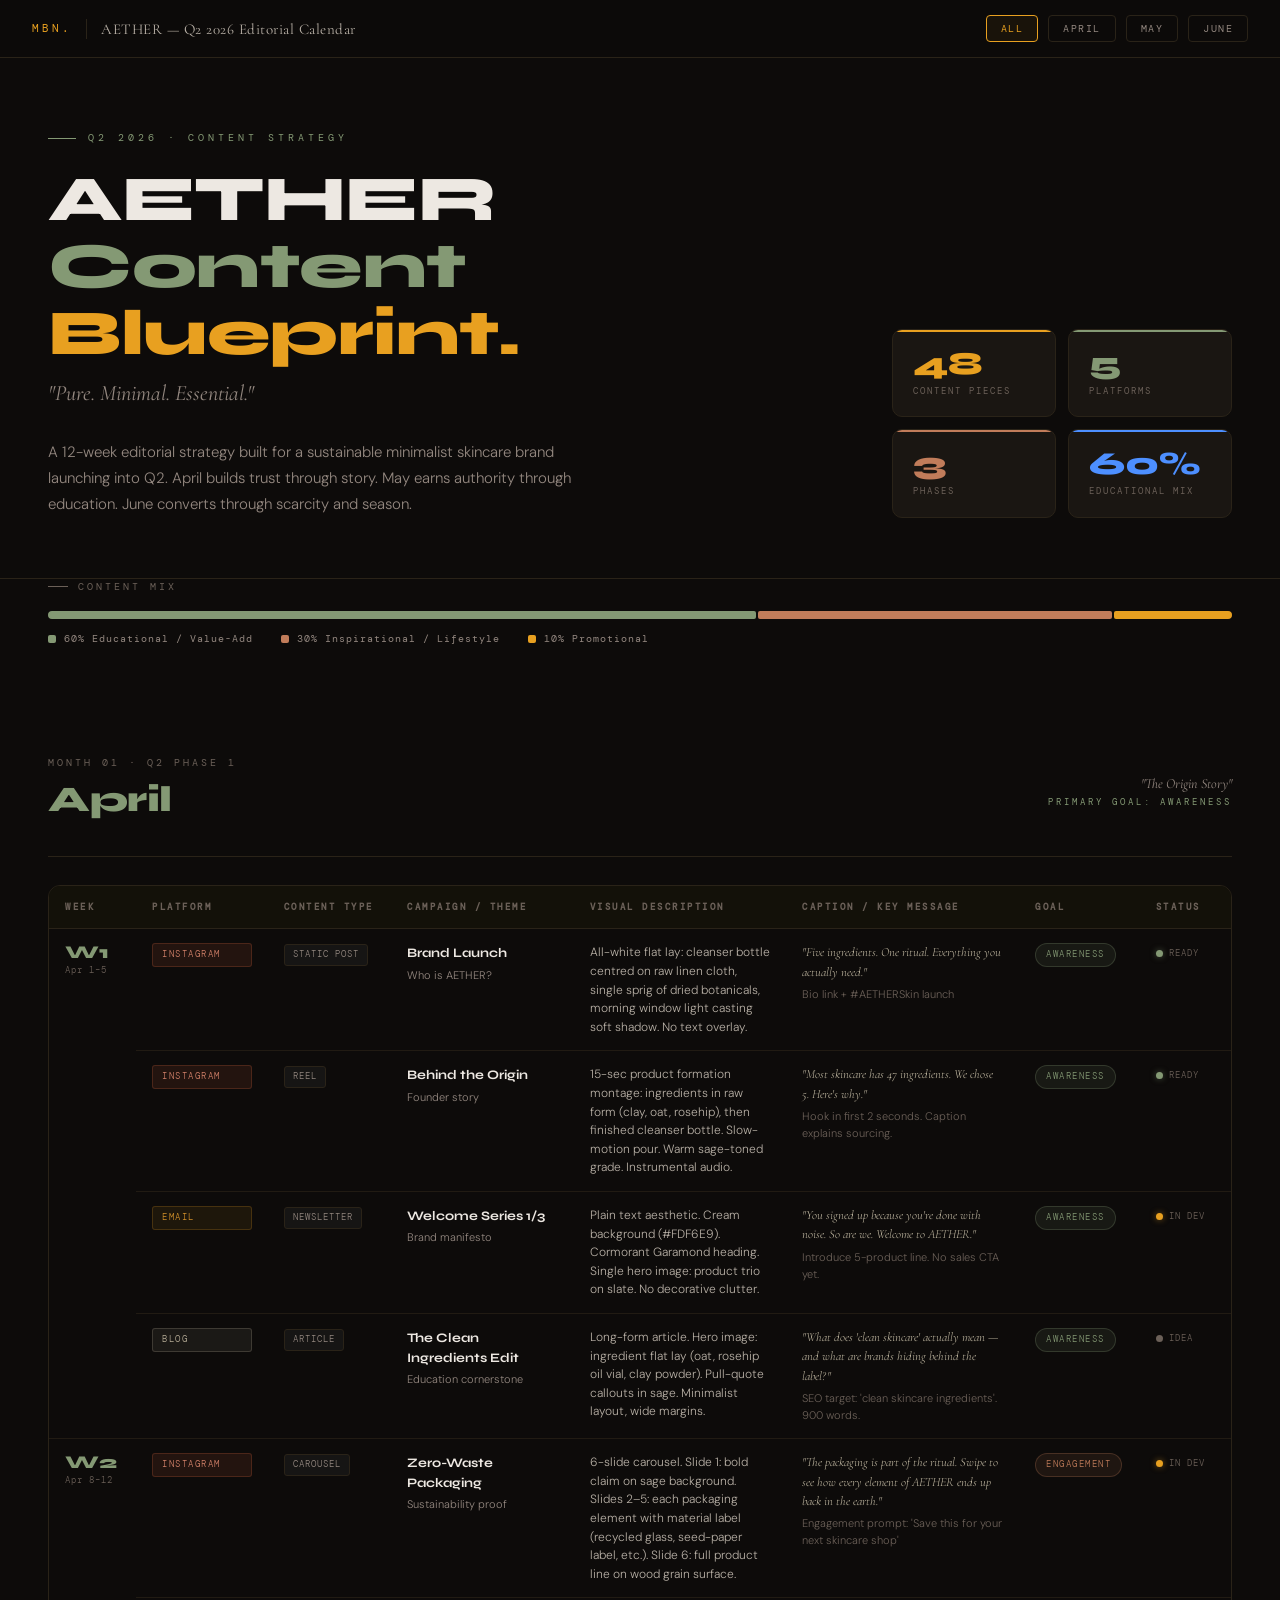
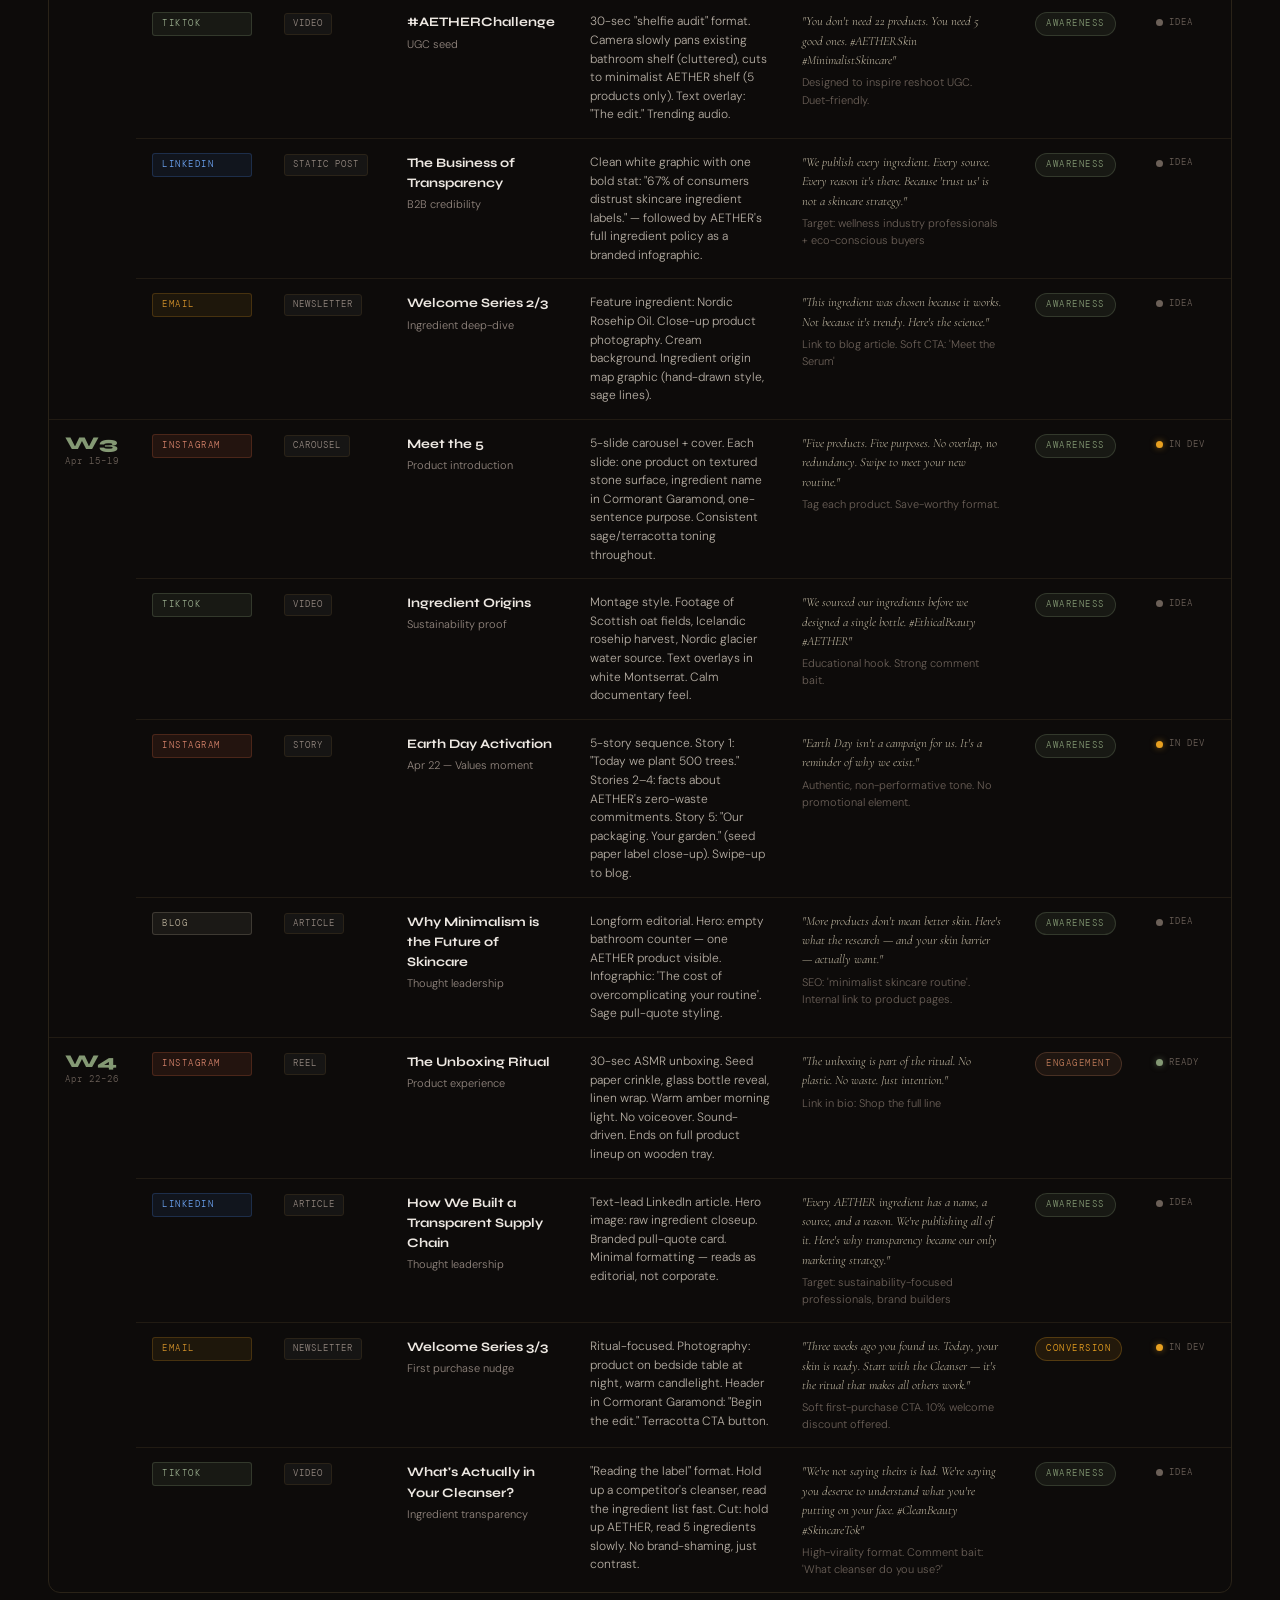
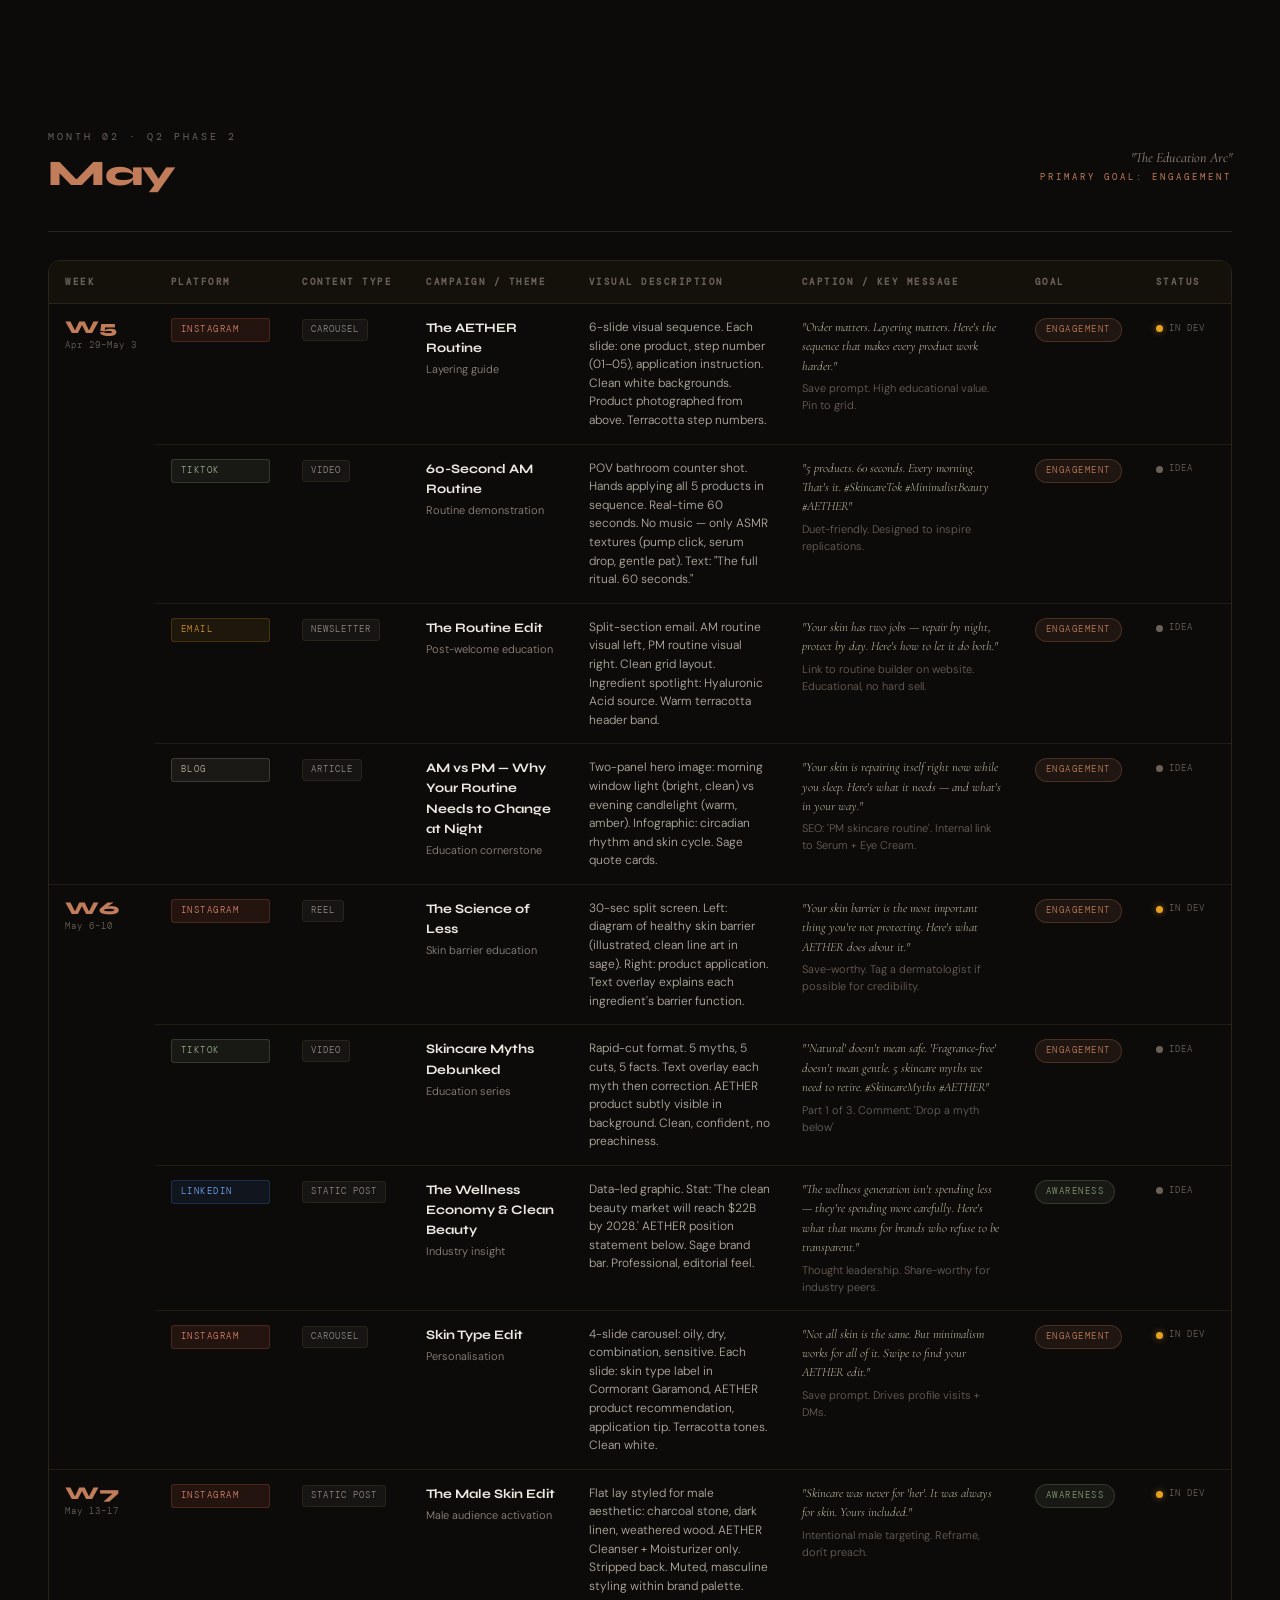
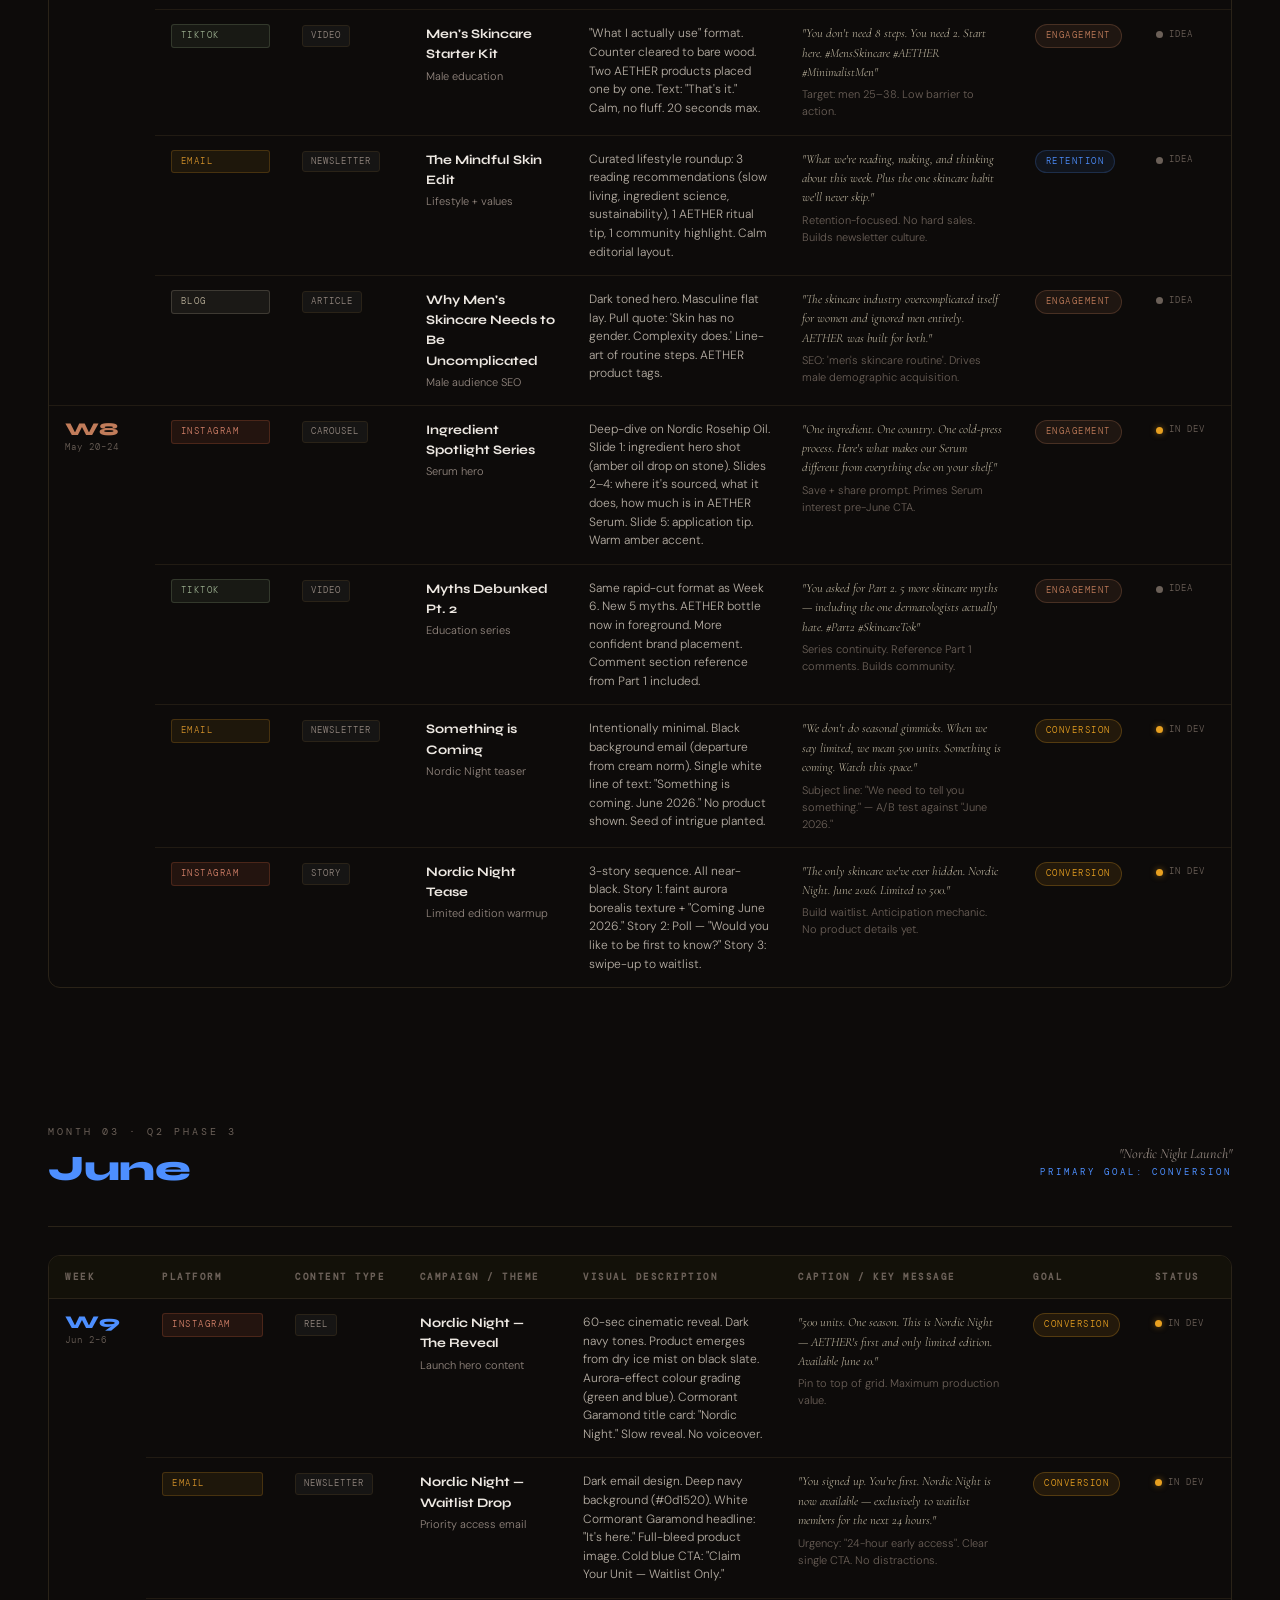
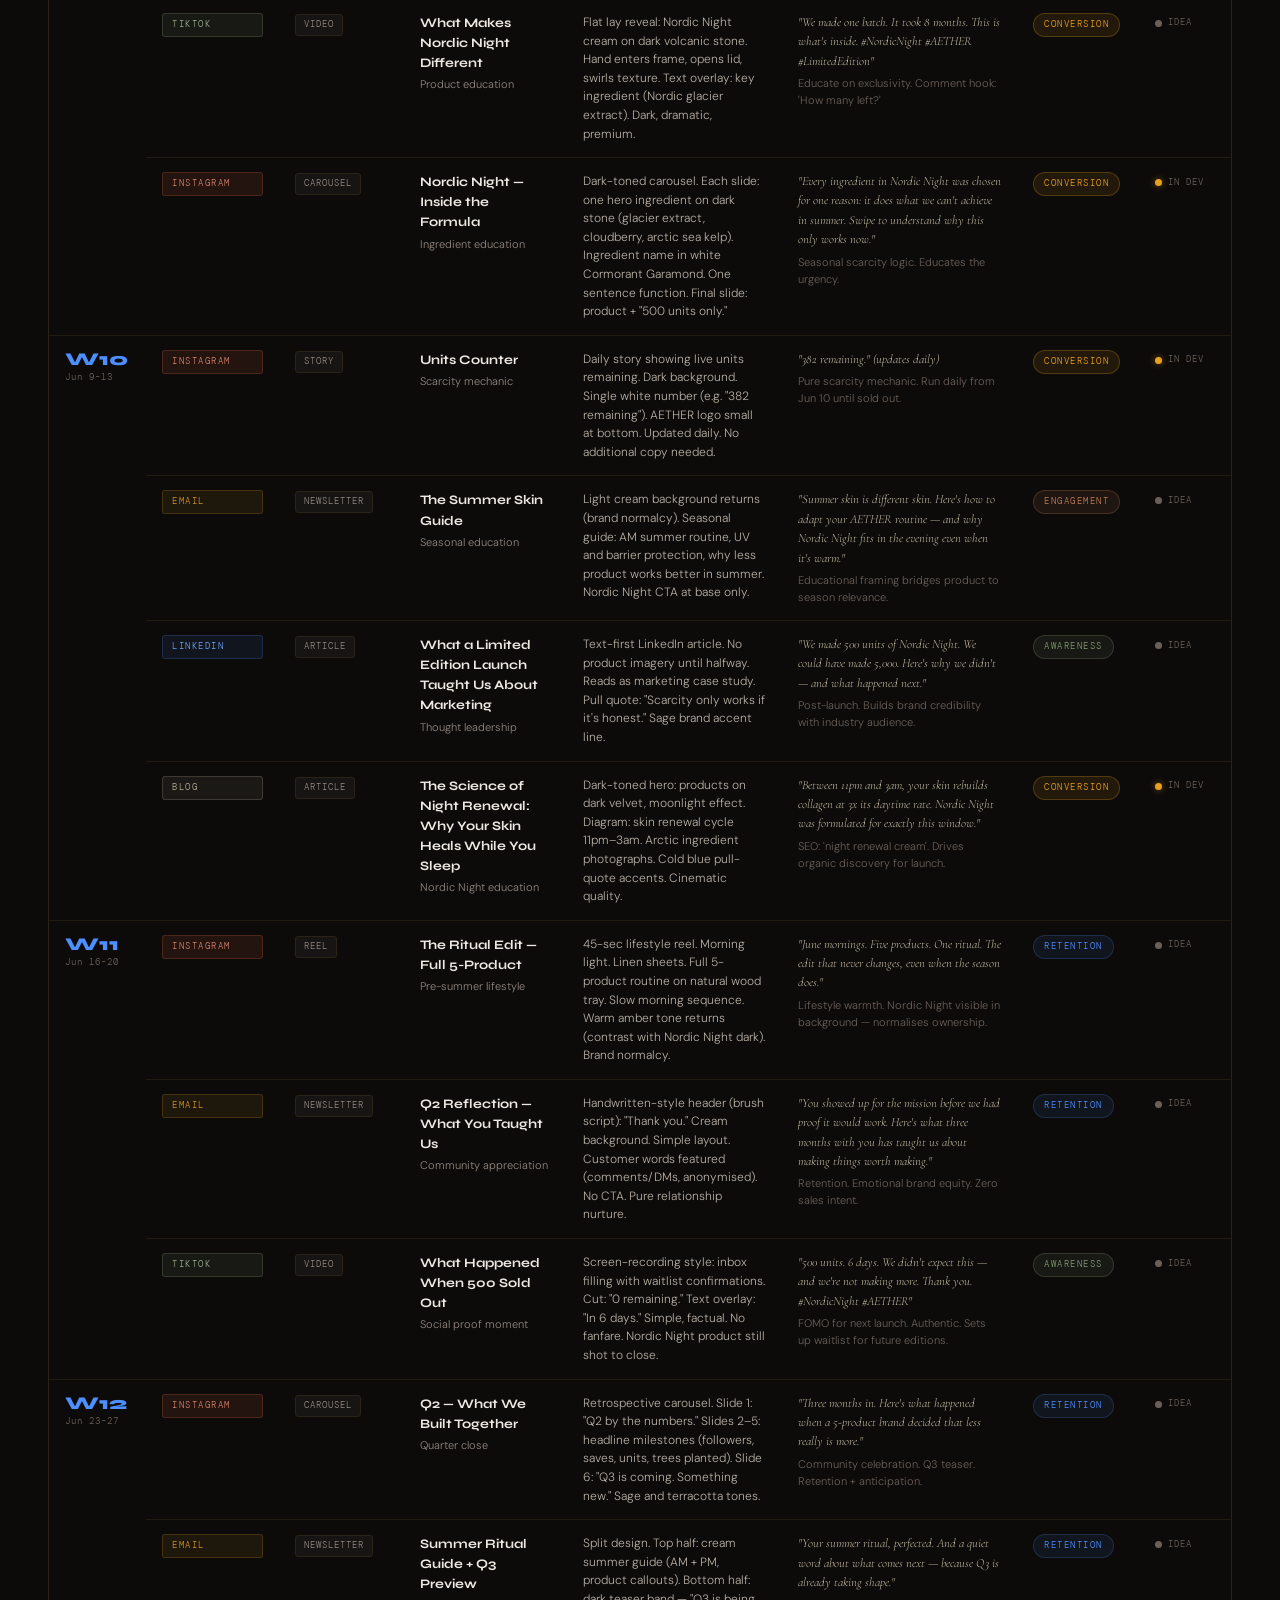
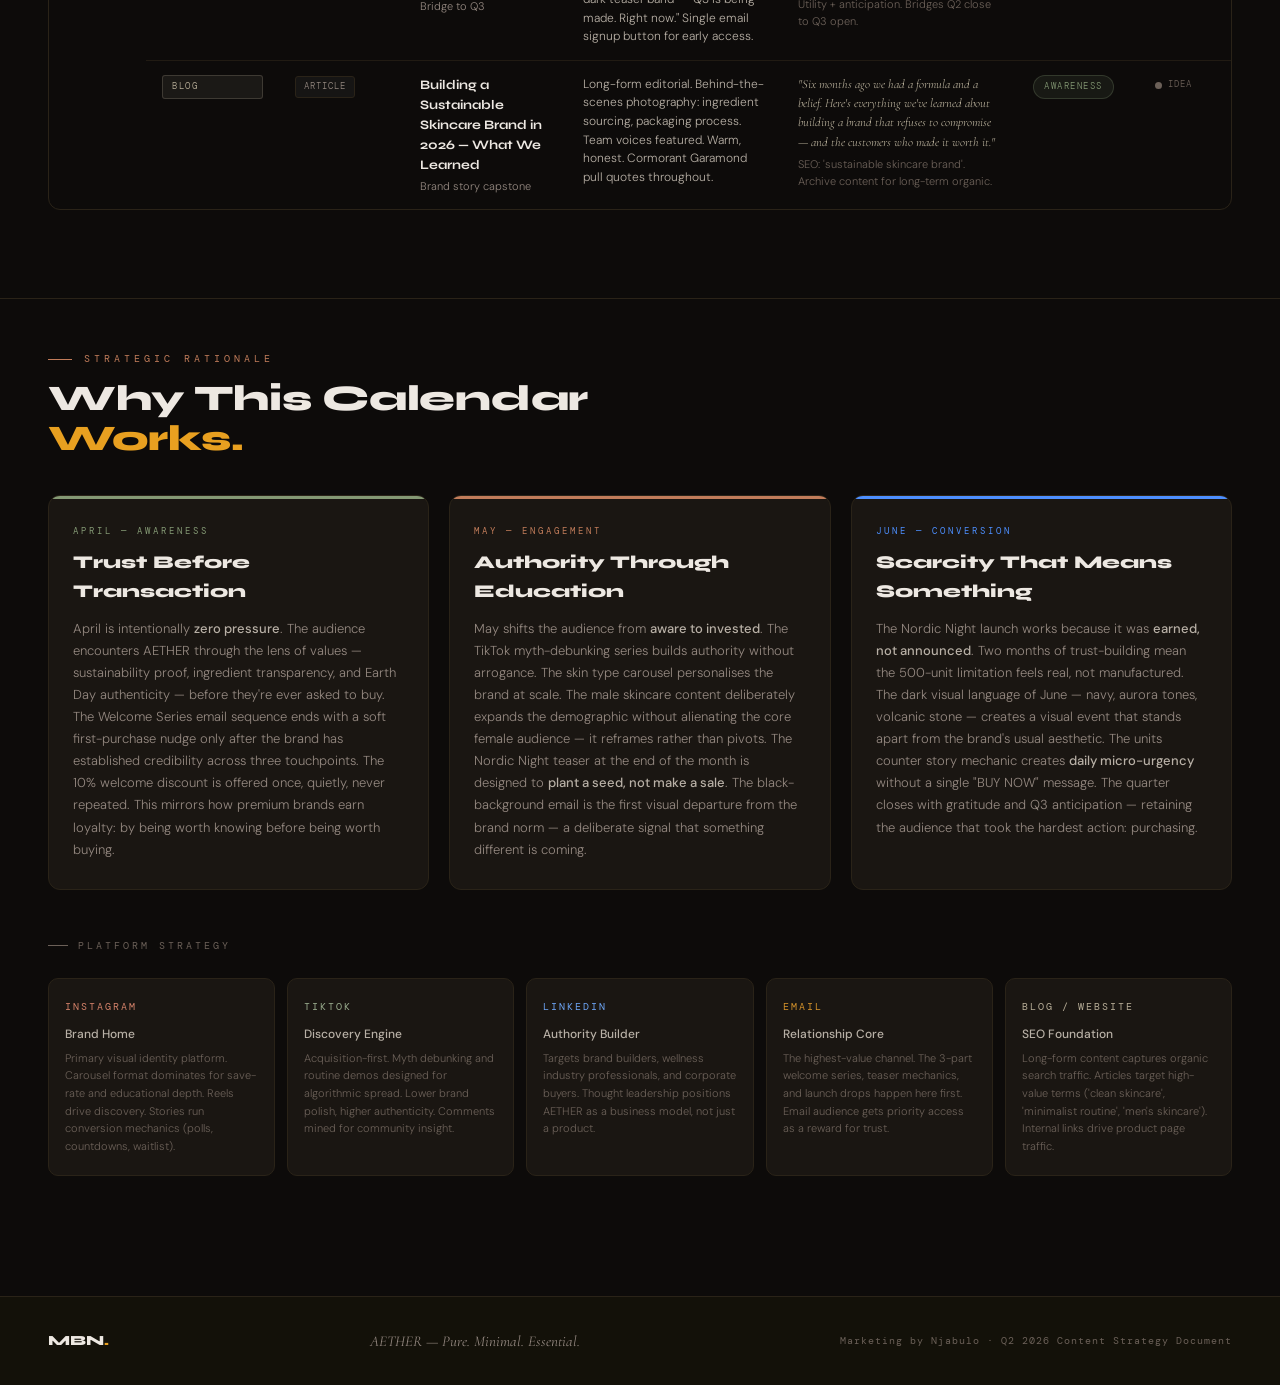
<file: mockups/calendar.html>
<!DOCTYPE html>
<html lang="en">
<head>
  <meta charset="UTF-8">
  <meta name="viewport" content="width=device-width, initial-scale=1.0">
  <title>AETHER — Q2 2026 Editorial Content Calendar</title>
  <link href="https://fonts.googleapis.com/css2?family=Syne:wght@400;600;700;800&family=DM+Sans:wght@300;400;500&family=DM+Mono:wght@400;500&family=Cormorant+Garamond:ital,wght@0,400;0,600;1,400&display=swap" rel="stylesheet">
  <style>
    :root {
      /* Portfolio palette */
      --bg:        #0d0b0a;
      --surface:   #131109;
      --card:      #1a1612;
      --border:    #2a2318;
      --warm:      #e8a020;
      --cold:      #4d8fff;
      --terra-p:   #c45c3a;
      --text:      #ede8e2;
      --text-dim:  #b8b0a6;
      --muted:     #6b6058;
      --muted2:    #948880;
      /* AETHER brand accents */
      --sage:      #849974;
      --terra:     #C17C5A;
      --cream:     #c8bfa8;
      --aether-bg: #1a1c18;
      /* Fonts */
      --fd: 'Syne', sans-serif;
      --fb: 'DM Sans', sans-serif;
      --fm: 'DM Mono', monospace;
      --fe: 'Cormorant Garamond', serif;
    }

    *, *::before, *::after { margin:0; padding:0; box-sizing:border-box; }
    html { scroll-behavior: smooth; }
    body {
      background: var(--bg);
      color: var(--text);
      font-family: var(--fb);
      font-size: 15px;
      line-height: 1.6;
      overflow-x: hidden;
    }

    /* ── SCROLL PROGRESS ── */
    #prog {
      position: fixed; top:0; left:0; height:2px; width:0%;
      background: linear-gradient(90deg, var(--warm), var(--sage));
      z-index: 999;
    }

    /* ── TOP BAR ── */
    .topbar {
      position: sticky; top:0; z-index:100;
      background: rgba(13,11,10,0.94);
      backdrop-filter: blur(20px);
      border-bottom: 1px solid var(--border);
      padding: 0 32px;
      height: 58px;
      display: flex;
      align-items: center;
      justify-content: space-between;
      gap: 16px;
    }

    .topbar-brand {
      display: flex;
      align-items: center;
      gap: 14px;
    }

    .topbar-logo {
      font-family: var(--fm);
      font-size: 11px;
      letter-spacing: 3px;
      color: var(--warm);
      text-transform: uppercase;
    }

    .topbar-divider {
      width: 1px;
      height: 20px;
      background: var(--border);
    }

    .topbar-title {
      font-family: var(--fe);
      font-size: 15px;
      color: var(--text-dim);
      letter-spacing: 0.5px;
    }

    .topbar-right {
      display: flex;
      gap: 10px;
      align-items: center;
    }

    .filter-btn {
      font-family: var(--fm);
      font-size: 10px;
      letter-spacing: 1.5px;
      text-transform: uppercase;
      padding: 6px 14px;
      border-radius: 4px;
      border: 1px solid var(--border);
      background: none;
      color: var(--muted2);
      cursor: pointer;
      transition: all 0.2s ease;
    }
    .filter-btn:hover, .filter-btn.active {
      border-color: var(--warm);
      color: var(--warm);
      background: rgba(232,160,32,0.06);
    }
    .filter-btn.month-all.active { border-color: var(--warm); color: var(--warm); }
    .filter-btn[data-month="april"].active { border-color: var(--sage); color: var(--sage); background: rgba(132,153,116,0.06); }
    .filter-btn[data-month="may"].active { border-color: var(--terra); color: var(--terra); background: rgba(193,124,90,0.06); }
    .filter-btn[data-month="june"].active { border-color: var(--cold); color: var(--cold); background: rgba(77,143,255,0.06); }

    /* ── HERO ── */
    .hero {
      padding: 72px 48px 60px;
      max-width: 1300px;
      margin: 0 auto;
      display: grid;
      grid-template-columns: 1fr 340px;
      gap: 60px;
      align-items: end;
      border-bottom: 1px solid var(--border);
    }

    .hero-eyebrow {
      font-family: var(--fm);
      font-size: 10px;
      letter-spacing: 4px;
      color: var(--sage);
      text-transform: uppercase;
      margin-bottom: 20px;
      display: flex;
      align-items: center;
      gap: 12px;
    }
    .hero-eyebrow::before { content:''; width:28px; height:1px; background:var(--sage); }

    .hero-title {
      font-family: var(--fd);
      font-size: clamp(40px, 5vw, 64px);
      font-weight: 800;
      line-height: 1.05;
      letter-spacing: -0.5px;
      margin-bottom: 8px;
    }
    .hero-title .warm { color: var(--warm); }
    .hero-title .sage { color: var(--sage); }

    .hero-tagline {
      font-family: var(--fe);
      font-size: 22px;
      color: var(--muted2);
      font-style: italic;
      margin-bottom: 28px;
    }

    .hero-desc {
      font-size: 15px;
      color: var(--muted2);
      font-weight: 300;
      line-height: 1.75;
      max-width: 540px;
    }

    .hero-stats {
      display: grid;
      grid-template-columns: 1fr 1fr;
      gap: 12px;
    }

    .stat-card {
      background: var(--card);
      border: 1px solid var(--border);
      border-radius: 10px;
      padding: 18px 20px;
      position: relative;
      overflow: hidden;
    }
    .stat-card::before {
      content:'';
      position: absolute;
      top:0; left:0; right:0;
      height: 2px;
    }
    .stat-card.warm-card::before { background: var(--warm); }
    .stat-card.sage-card::before { background: var(--sage); }
    .stat-card.terra-card::before { background: var(--terra); }
    .stat-card.cold-card::before { background: var(--cold); }

    .stat-num {
      font-family: var(--fd);
      font-size: 32px;
      font-weight: 800;
      line-height: 1;
      margin-bottom: 4px;
    }
    .stat-card.warm-card .stat-num { color: var(--warm); }
    .stat-card.sage-card .stat-num { color: var(--sage); }
    .stat-card.terra-card .stat-num { color: var(--terra); }
    .stat-card.cold-card .stat-num { color: var(--cold); }

    .stat-label {
      font-family: var(--fm);
      font-size: 9px;
      letter-spacing: 2px;
      text-transform: uppercase;
      color: var(--muted);
    }

    /* ── MONTH HEADERS ── */
    .month-block {
      max-width: 1300px;
      margin: 0 auto;
      padding: 0 48px 48px;
    }

    .month-header {
      padding: 48px 0 28px;
      display: grid;
      grid-template-columns: auto 1fr auto;
      gap: 20px;
      align-items: center;
      border-bottom: 1px solid var(--border);
      margin-bottom: 28px;
    }

    .month-num {
      font-family: var(--fm);
      font-size: 10px;
      letter-spacing: 3px;
      color: var(--muted);
      text-transform: uppercase;
    }

    .month-name {
      font-family: var(--fd);
      font-size: 36px;
      font-weight: 800;
      letter-spacing: -0.5px;
    }
    .month-block.april .month-name { color: var(--sage); }
    .month-block.may .month-name { color: var(--terra); }
    .month-block.june .month-name { color: var(--cold); }

    .month-theme {
      font-family: var(--fe);
      font-size: 14px;
      color: var(--muted2);
      font-style: italic;
      text-align: right;
    }

    .month-objective {
      font-family: var(--fm);
      font-size: 9px;
      letter-spacing: 3px;
      text-transform: uppercase;
      text-align: right;
    }
    .month-block.april .month-objective { color: var(--sage); }
    .month-block.may .month-objective { color: var(--terra); }
    .month-block.june .month-objective { color: var(--cold); }

    /* ── TABLE WRAPPER ── */
    .table-wrap {
      overflow-x: auto;
      border: 1px solid var(--border);
      border-radius: 12px;
      margin-bottom: 40px;
      -webkit-overflow-scrolling: touch;
    }

    table {
      width: 100%;
      border-collapse: collapse;
      min-width: 960px;
    }

    thead tr {
      background: var(--surface);
    }

    th {
      font-family: var(--fm);
      font-size: 9px;
      letter-spacing: 2.5px;
      text-transform: uppercase;
      color: var(--muted);
      padding: 14px 16px;
      text-align: left;
      border-bottom: 1px solid var(--border);
      white-space: nowrap;
    }

    tbody tr {
      border-bottom: 1px solid rgba(42,35,24,0.7);
      transition: background 0.15s ease;
    }
    tbody tr:last-child { border-bottom: none; }
    tbody tr:hover { background: rgba(26,22,18,0.8); }

    td {
      padding: 14px 16px;
      vertical-align: top;
      font-size: 13px;
      color: var(--text-dim);
      font-weight: 300;
      line-height: 1.55;
    }

    /* Week cell */
    .week-cell {
      white-space: nowrap;
    }
    .week-num {
      font-family: var(--fd);
      font-size: 18px;
      font-weight: 800;
      line-height: 1;
      margin-bottom: 3px;
    }
    .week-dates {
      font-family: var(--fm);
      font-size: 9px;
      letter-spacing: 1px;
      color: var(--muted);
    }

    /* Platform badge */
    .platform {
      display: inline-flex;
      align-items: center;
      gap: 5px;
      font-family: var(--fm);
      font-size: 9px;
      letter-spacing: 1.5px;
      text-transform: uppercase;
      padding: 4px 9px;
      border-radius: 3px;
      white-space: nowrap;
      margin-bottom: 3px;
    }
    .platform.ig    { background: rgba(196,92,58,0.12); color: #d4826a; border: 1px solid rgba(196,92,58,0.25); }
    .platform.tt    { background: rgba(132,153,116,0.1); color: #9aad8e; border: 1px solid rgba(132,153,116,0.25); }
    .platform.li    { background: rgba(77,143,255,0.08); color: #6da5f5; border: 1px solid rgba(77,143,255,0.2); }
    .platform.em    { background: rgba(232,160,32,0.08); color: #d4922a; border: 1px solid rgba(232,160,32,0.2); }
    .platform.wb    { background: rgba(200,191,168,0.08); color: #b8ae98; border: 1px solid rgba(200,191,168,0.2); }

    .platform-wrap {
      display: flex;
      flex-direction: column;
      gap: 3px;
    }

    /* Content type badge */
    .ctype {
      display: inline-block;
      font-family: var(--fm);
      font-size: 9px;
      letter-spacing: 1px;
      text-transform: uppercase;
      padding: 3px 8px;
      border-radius: 3px;
      background: rgba(255,255,255,0.04);
      border: 1px solid var(--border);
      color: var(--muted2);
      white-space: nowrap;
      margin-bottom: 2px;
    }

    /* Campaign theme */
    .campaign {
      font-family: var(--fd);
      font-size: 13px;
      font-weight: 700;
      color: var(--text);
      margin-bottom: 3px;
    }
    .campaign-sub {
      font-size: 11px;
      color: var(--muted2);
    }

    /* Visual description */
    .visual { font-size: 12px; line-height: 1.55; max-width: 200px; }

    /* Caption */
    .caption {
      font-family: var(--fe);
      font-size: 12.5px;
      font-style: italic;
      color: var(--cream);
      line-height: 1.55;
      max-width: 220px;
    }
    .caption-note {
      font-family: var(--fb);
      font-style: normal;
      font-size: 11px;
      color: var(--muted);
      margin-top: 4px;
    }

    /* Goal badge */
    .goal {
      display: inline-block;
      font-family: var(--fm);
      font-size: 9px;
      letter-spacing: 1.5px;
      text-transform: uppercase;
      padding: 4px 10px;
      border-radius: 20px;
    }
    .goal.awareness   { background: rgba(132,153,116,0.1); color: var(--sage); border: 1px solid rgba(132,153,116,0.25); }
    .goal.engagement  { background: rgba(193,124,90,0.1); color: var(--terra); border: 1px solid rgba(193,124,90,0.25); }
    .goal.conversion  { background: rgba(232,160,32,0.1); color: var(--warm); border: 1px solid rgba(232,160,32,0.25); }
    .goal.retention   { background: rgba(77,143,255,0.08); color: var(--cold); border: 1px solid rgba(77,143,255,0.2); }

    /* Status badge */
    .status {
      display: inline-flex;
      align-items: center;
      gap: 6px;
      font-family: var(--fm);
      font-size: 9px;
      letter-spacing: 1px;
      text-transform: uppercase;
      color: var(--muted);
    }
    .status::before {
      content:'';
      width: 7px;
      height: 7px;
      border-radius: 50%;
      flex-shrink: 0;
    }
    .status.idea::before        { background: var(--muted); }
    .status.in-dev::before      { background: var(--warm); box-shadow: 0 0 6px rgba(232,160,32,0.5); }
    .status.ready::before       { background: var(--sage); box-shadow: 0 0 6px rgba(132,153,116,0.5); }

    /* ── CONTENT MIX BAR ── */
    .mix-section {
      max-width: 1300px;
      margin: 0 auto;
      padding: 0 48px 60px;
    }

    .mix-label {
      font-family: var(--fm);
      font-size: 10px;
      letter-spacing: 3px;
      text-transform: uppercase;
      color: var(--muted);
      margin-bottom: 16px;
      display: flex;
      align-items: center;
      gap: 10px;
    }
    .mix-label::before { content:''; width:20px; height:1px; background:var(--muted); }

    .mix-bar-wrap {
      display: flex;
      height: 8px;
      border-radius: 4px;
      overflow: hidden;
      margin-bottom: 12px;
      gap: 2px;
    }
    .mix-seg { border-radius: 2px; height: 100%; }
    .mix-seg.edu  { width: 60%; background: var(--sage); }
    .mix-seg.insp { width: 30%; background: var(--terra); }
    .mix-seg.promo{ width: 10%; background: var(--warm); }

    .mix-legend {
      display: flex;
      gap: 28px;
      flex-wrap: wrap;
    }
    .mix-item {
      display: flex;
      align-items: center;
      gap: 8px;
      font-family: var(--fm);
      font-size: 10px;
      letter-spacing: 1px;
      color: var(--muted2);
    }
    .mix-dot { width: 8px; height: 8px; border-radius: 2px; }

    /* ── RATIONALE SECTION ── */
    .rationale {
      max-width: 1300px;
      margin: 0 auto;
      padding: 0 48px 80px;
      border-top: 1px solid var(--border);
    }

    .rationale-header {
      padding: 52px 0 36px;
    }

    .rationale-eyebrow {
      font-family: var(--fm);
      font-size: 10px;
      letter-spacing: 4px;
      color: var(--terra);
      text-transform: uppercase;
      margin-bottom: 12px;
      display: flex;
      align-items: center;
      gap: 12px;
    }
    .rationale-eyebrow::before { content:''; width:24px; height:1px; background: var(--terra); }

    .rationale-title {
      font-family: var(--fd);
      font-size: 36px;
      font-weight: 800;
      line-height: 1.1;
      letter-spacing: -0.3px;
    }
    .rationale-title span { color: var(--warm); }

    .rationale-grid {
      display: grid;
      grid-template-columns: repeat(3, 1fr);
      gap: 20px;
      margin-bottom: 48px;
    }

    .rationale-card {
      background: var(--card);
      border: 1px solid var(--border);
      border-radius: 12px;
      padding: 28px 24px;
      position: relative;
      overflow: hidden;
    }
    .rationale-card::before {
      content: '';
      position: absolute;
      top:0; left:0; right:0;
      height: 3px;
    }
    .rationale-card.april-card::before { background: var(--sage); }
    .rationale-card.may-card::before   { background: var(--terra); }
    .rationale-card.june-card::before  { background: var(--cold); }

    .rc-month {
      font-family: var(--fm);
      font-size: 9px;
      letter-spacing: 3px;
      text-transform: uppercase;
      margin-bottom: 10px;
    }
    .rationale-card.april-card .rc-month { color: var(--sage); }
    .rationale-card.may-card .rc-month   { color: var(--terra); }
    .rationale-card.june-card .rc-month  { color: var(--cold); }

    .rc-title {
      font-family: var(--fd);
      font-size: 18px;
      font-weight: 800;
      color: var(--text);
      margin-bottom: 12px;
    }

    .rc-body {
      font-size: 13px;
      color: var(--muted2);
      font-weight: 300;
      line-height: 1.7;
    }

    .rc-body strong { color: var(--text-dim); font-weight: 500; }

    .platform-strategy {
      display: grid;
      grid-template-columns: repeat(5, 1fr);
      gap: 12px;
      margin-bottom: 40px;
    }

    .ps-card {
      background: var(--card);
      border: 1px solid var(--border);
      border-radius: 10px;
      padding: 20px 16px;
    }

    .ps-platform {
      font-family: var(--fm);
      font-size: 10px;
      letter-spacing: 2px;
      text-transform: uppercase;
      margin-bottom: 10px;
    }
    .ps-card.ig-card .ps-platform { color: #d4826a; }
    .ps-card.tt-card .ps-platform { color: #9aad8e; }
    .ps-card.li-card .ps-platform { color: #6da5f5; }
    .ps-card.em-card .ps-platform { color: #d4922a; }
    .ps-card.wb-card .ps-platform { color: #b8ae98; }

    .ps-role {
      font-size: 12px;
      color: var(--text-dim);
      font-weight: 500;
      margin-bottom: 6px;
    }

    .ps-desc {
      font-size: 11px;
      color: var(--muted);
      font-weight: 300;
      line-height: 1.6;
    }

    /* ── FOOTER ── */
    footer {
      background: var(--surface);
      border-top: 1px solid var(--border);
      padding: 32px 48px;
      display: flex;
      align-items: center;
      justify-content: space-between;
      flex-wrap: wrap;
      gap: 16px;
    }
    .footer-brand { font-family: var(--fd); font-size: 14px; font-weight: 800; color: var(--text); }
    .footer-brand span { color: var(--warm); }
    .footer-note { font-family: var(--fm); font-size: 10px; letter-spacing: 1px; color: var(--muted); }
    .footer-aether { font-family: var(--fe); font-size: 15px; font-style: italic; color: var(--muted2); }

    /* ── HIDDEN ROWS FOR FILTER ── */
    tr.hidden { display: none; }

    /* ── REVEAL ── */
    .reveal {
      opacity: 0;
      transform: translateY(20px);
      transition: opacity 0.6s cubic-bezier(0.22,1,0.36,1), transform 0.6s cubic-bezier(0.22,1,0.36,1);
    }
    .reveal.visible { opacity:1; transform:translateY(0); }

    /* ── RESPONSIVE ── */
    @media (max-width: 900px) {
      .topbar { padding: 0 16px; }
      .topbar-title { display: none; }
      .hero { grid-template-columns: 1fr; gap: 32px; padding: 48px 20px 40px; }
      .hero-stats { grid-template-columns: 1fr 1fr; }
      .month-block { padding: 0 20px 40px; }
      .mix-section { padding: 0 20px 40px; }
      .rationale { padding: 0 20px 60px; }
      .rationale-grid { grid-template-columns: 1fr; }
      .platform-strategy { grid-template-columns: 1fr 1fr; }
      footer { padding: 24px 20px; flex-direction: column; }
    }

    @media (max-width: 600px) {
      .topbar-right { gap: 4px; }
      .filter-btn { padding: 5px 9px; font-size: 9px; }
      .hero-title { font-size: 36px; }
      .hero-stats { grid-template-columns: 1fr 1fr; gap: 8px; }
      .platform-strategy { grid-template-columns: 1fr; }
    }
  </style>
</head>
<body>

<div id="prog"></div>

<!-- TOP BAR -->
<header class="topbar">
  <div class="topbar-brand">
    <div class="topbar-logo">MBN.</div>
    <div class="topbar-divider"></div>
    <div class="topbar-title">AETHER — Q2 2026 Editorial Calendar</div>
  </div>
  <div class="topbar-right">
    <button class="filter-btn month-all active" data-month="all">All</button>
    <button class="filter-btn" data-month="april">April</button>
    <button class="filter-btn" data-month="may">May</button>
    <button class="filter-btn" data-month="june">June</button>
  </div>
</header>

<!-- HERO -->
<section class="hero reveal">
  <div>
    <div class="hero-eyebrow">Q2 2026 · Content Strategy</div>
    <h1 class="hero-title">AETHER<br><span class="sage">Content</span><br><span class="warm">Blueprint.</span></h1>
    <div class="hero-tagline">"Pure. Minimal. Essential."</div>
    <p class="hero-desc">A 12-week editorial strategy built for a sustainable minimalist skincare brand launching into Q2. April builds trust through story. May earns authority through education. June converts through scarcity and season.</p>
  </div>
  <div class="hero-stats">
    <div class="stat-card warm-card">
      <div class="stat-num">48</div>
      <div class="stat-label">Content Pieces</div>
    </div>
    <div class="stat-card sage-card">
      <div class="stat-num">5</div>
      <div class="stat-label">Platforms</div>
    </div>
    <div class="stat-card terra-card">
      <div class="stat-num">3</div>
      <div class="stat-label">Phases</div>
    </div>
    <div class="stat-card cold-card">
      <div class="stat-num">60%</div>
      <div class="stat-label">Educational Mix</div>
    </div>
  </div>
</section>

<!-- CONTENT MIX -->
<section class="mix-section reveal">
  <div class="mix-label">Content Mix</div>
  <div class="mix-bar-wrap">
    <div class="mix-seg edu"></div>
    <div class="mix-seg insp"></div>
    <div class="mix-seg promo"></div>
  </div>
  <div class="mix-legend">
    <div class="mix-item"><div class="mix-dot" style="background:var(--sage)"></div>60% Educational / Value-Add</div>
    <div class="mix-item"><div class="mix-dot" style="background:var(--terra)"></div>30% Inspirational / Lifestyle</div>
    <div class="mix-item"><div class="mix-dot" style="background:var(--warm)"></div>10% Promotional</div>
  </div>
</section>

<!-- ═══════════════════════════════════════════ APRIL ═══════════════════════════════════════════ -->
<section class="month-block april reveal" id="april">
  <div class="month-header">
    <div>
      <div class="month-num">Month 01 · Q2 Phase 1</div>
      <div class="month-name">April</div>
    </div>
    <div></div>
    <div>
      <div class="month-theme">"The Origin Story"</div>
      <div class="month-objective">Primary Goal: Awareness</div>
    </div>
  </div>

  <div class="table-wrap">
    <table>
      <thead>
        <tr>
          <th style="width:80px">Week</th>
          <th style="width:130px">Platform</th>
          <th style="width:100px">Content Type</th>
          <th style="width:160px">Campaign / Theme</th>
          <th style="width:210px">Visual Description</th>
          <th style="width:230px">Caption / Key Message</th>
          <th style="width:100px">Goal</th>
          <th style="width:90px">Status</th>
        </tr>
      </thead>
      <tbody>

        <!-- WEEK 1 -->
        <tr data-month="april">
          <td class="week-cell" rowspan="4">
            <div class="week-num" style="color:var(--sage)">W1</div>
            <div class="week-dates">Apr 1–5</div>
          </td>
          <td><div class="platform-wrap"><span class="platform ig">Instagram</span></div></td>
          <td><span class="ctype">Static Post</span></td>
          <td><div class="campaign">Brand Launch</div><div class="campaign-sub">Who is AETHER?</div></td>
          <td class="visual">All-white flat lay: cleanser bottle centred on raw linen cloth, single sprig of dried botanicals, morning window light casting soft shadow. No text overlay.</td>
          <td><div class="caption">"Five ingredients. One ritual. Everything you actually need."</div><div class="caption-note">Bio link + #AETHERSkin launch</div></td>
          <td><span class="goal awareness">Awareness</span></td>
          <td><span class="status ready">Ready</span></td>
        </tr>

        <tr data-month="april">
          <td><div class="platform-wrap"><span class="platform ig">Instagram</span></div></td>
          <td><span class="ctype">Reel</span></td>
          <td><div class="campaign">Behind the Origin</div><div class="campaign-sub">Founder story</div></td>
          <td class="visual">15-sec product formation montage: ingredients in raw form (clay, oat, rosehip), then finished cleanser bottle. Slow-motion pour. Warm sage-toned grade. Instrumental audio.</td>
          <td><div class="caption">"Most skincare has 47 ingredients. We chose 5. Here's why."</div><div class="caption-note">Hook in first 2 seconds. Caption explains sourcing.</div></td>
          <td><span class="goal awareness">Awareness</span></td>
          <td><span class="status ready">Ready</span></td>
        </tr>

        <tr data-month="april">
          <td><div class="platform-wrap"><span class="platform em">Email</span></div></td>
          <td><span class="ctype">Newsletter</span></td>
          <td><div class="campaign">Welcome Series 1/3</div><div class="campaign-sub">Brand manifesto</div></td>
          <td class="visual">Plain text aesthetic. Cream background (#FDF6E9). Cormorant Garamond heading. Single hero image: product trio on slate. No decorative clutter.</td>
          <td><div class="caption">"You signed up because you're done with noise. So are we. Welcome to AETHER."</div><div class="caption-note">Introduce 5-product line. No sales CTA yet.</div></td>
          <td><span class="goal awareness">Awareness</span></td>
          <td><span class="status in-dev">In Dev</span></td>
        </tr>

        <tr data-month="april">
          <td><div class="platform-wrap"><span class="platform wb">Blog</span></div></td>
          <td><span class="ctype">Article</span></td>
          <td><div class="campaign">The Clean Ingredients Edit</div><div class="campaign-sub">Education cornerstone</div></td>
          <td class="visual">Long-form article. Hero image: ingredient flat lay (oat, rosehip oil vial, clay powder). Pull-quote callouts in sage. Minimalist layout, wide margins.</td>
          <td><div class="caption">"What does 'clean skincare' actually mean — and what are brands hiding behind the label?"</div><div class="caption-note">SEO target: 'clean skincare ingredients'. 900 words.</div></td>
          <td><span class="goal awareness">Awareness</span></td>
          <td><span class="status idea">Idea</span></td>
        </tr>

        <!-- WEEK 2 -->
        <tr data-month="april">
          <td class="week-cell" rowspan="4">
            <div class="week-num" style="color:var(--sage)">W2</div>
            <div class="week-dates">Apr 8–12</div>
          </td>
          <td><div class="platform-wrap"><span class="platform ig">Instagram</span></div></td>
          <td><span class="ctype">Carousel</span></td>
          <td><div class="campaign">Zero-Waste Packaging</div><div class="campaign-sub">Sustainability proof</div></td>
          <td class="visual">6-slide carousel. Slide 1: bold claim on sage background. Slides 2–5: each packaging element with material label (recycled glass, seed-paper label, etc.). Slide 6: full product line on wood grain surface.</td>
          <td><div class="caption">"The packaging is part of the ritual. Swipe to see how every element of AETHER ends up back in the earth."</div><div class="caption-note">Engagement prompt: 'Save this for your next skincare shop'</div></td>
          <td><span class="goal engagement">Engagement</span></td>
          <td><span class="status in-dev">In Dev</span></td>
        </tr>

        <tr data-month="april">
          <td><div class="platform-wrap"><span class="platform tt">TikTok</span></div></td>
          <td><span class="ctype">Video</span></td>
          <td><div class="campaign">#AETHERChallenge</div><div class="campaign-sub">UGC seed</div></td>
          <td class="visual">30-sec "shelfie audit" format. Camera slowly pans existing bathroom shelf (cluttered), cuts to minimalist AETHER shelf (5 products only). Text overlay: "The edit." Trending audio.</td>
          <td><div class="caption">"You don't need 22 products. You need 5 good ones. #AETHERSkin #MinimalistSkincare"</div><div class="caption-note">Designed to inspire reshoot UGC. Duet-friendly.</div></td>
          <td><span class="goal awareness">Awareness</span></td>
          <td><span class="status idea">Idea</span></td>
        </tr>

        <tr data-month="april">
          <td><div class="platform-wrap"><span class="platform li">LinkedIn</span></div></td>
          <td><span class="ctype">Static Post</span></td>
          <td><div class="campaign">The Business of Transparency</div><div class="campaign-sub">B2B credibility</div></td>
          <td class="visual">Clean white graphic with one bold stat: "67% of consumers distrust skincare ingredient labels." — followed by AETHER's full ingredient policy as a branded infographic.</td>
          <td><div class="caption">"We publish every ingredient. Every source. Every reason it's there. Because 'trust us' is not a skincare strategy."</div><div class="caption-note">Target: wellness industry professionals + eco-conscious buyers</div></td>
          <td><span class="goal awareness">Awareness</span></td>
          <td><span class="status idea">Idea</span></td>
        </tr>

        <tr data-month="april">
          <td><div class="platform-wrap"><span class="platform em">Email</span></div></td>
          <td><span class="ctype">Newsletter</span></td>
          <td><div class="campaign">Welcome Series 2/3</div><div class="campaign-sub">Ingredient deep-dive</div></td>
          <td class="visual">Feature ingredient: Nordic Rosehip Oil. Close-up product photography. Cream background. Ingredient origin map graphic (hand-drawn style, sage lines).</td>
          <td><div class="caption">"This ingredient was chosen because it works. Not because it's trendy. Here's the science."</div><div class="caption-note">Link to blog article. Soft CTA: 'Meet the Serum'</div></td>
          <td><span class="goal awareness">Awareness</span></td>
          <td><span class="status idea">Idea</span></td>
        </tr>

        <!-- WEEK 3 -->
        <tr data-month="april">
          <td class="week-cell" rowspan="4">
            <div class="week-num" style="color:var(--sage)">W3</div>
            <div class="week-dates">Apr 15–19</div>
          </td>
          <td><div class="platform-wrap"><span class="platform ig">Instagram</span></div></td>
          <td><span class="ctype">Carousel</span></td>
          <td><div class="campaign">Meet the 5</div><div class="campaign-sub">Product introduction</div></td>
          <td class="visual">5-slide carousel + cover. Each slide: one product on textured stone surface, ingredient name in Cormorant Garamond, one-sentence purpose. Consistent sage/terracotta toning throughout.</td>
          <td><div class="caption">"Five products. Five purposes. No overlap, no redundancy. Swipe to meet your new routine."</div><div class="caption-note">Tag each product. Save-worthy format.</div></td>
          <td><span class="goal awareness">Awareness</span></td>
          <td><span class="status in-dev">In Dev</span></td>
        </tr>

        <tr data-month="april">
          <td><div class="platform-wrap"><span class="platform tt">TikTok</span></div></td>
          <td><span class="ctype">Video</span></td>
          <td><div class="campaign">Ingredient Origins</div><div class="campaign-sub">Sustainability proof</div></td>
          <td class="visual">Montage style. Footage of Scottish oat fields, Icelandic rosehip harvest, Nordic glacier water source. Text overlays in white Montserrat. Calm documentary feel.</td>
          <td><div class="caption">"We sourced our ingredients before we designed a single bottle. #EthicalBeauty #AETHER"</div><div class="caption-note">Educational hook. Strong comment bait.</div></td>
          <td><span class="goal awareness">Awareness</span></td>
          <td><span class="status idea">Idea</span></td>
        </tr>

        <tr data-month="april">
          <td><div class="platform-wrap"><span class="platform ig">Instagram</span></div></td>
          <td><span class="ctype">Story</span></td>
          <td><div class="campaign">Earth Day Activation</div><div class="campaign-sub">Apr 22 — Values moment</div></td>
          <td class="visual">5-story sequence. Story 1: "Today we plant 500 trees." Stories 2–4: facts about AETHER's zero-waste commitments. Story 5: "Our packaging. Your garden." (seed paper label close-up). Swipe-up to blog.</td>
          <td><div class="caption">"Earth Day isn't a campaign for us. It's a reminder of why we exist."</div><div class="caption-note">Authentic, non-performative tone. No promotional element.</div></td>
          <td><span class="goal awareness">Awareness</span></td>
          <td><span class="status in-dev">In Dev</span></td>
        </tr>

        <tr data-month="april">
          <td><div class="platform-wrap"><span class="platform wb">Blog</span></div></td>
          <td><span class="ctype">Article</span></td>
          <td><div class="campaign">Why Minimalism is the Future of Skincare</div><div class="campaign-sub">Thought leadership</div></td>
          <td class="visual">Longform editorial. Hero: empty bathroom counter — one AETHER product visible. Infographic: 'The cost of overcomplicating your routine'. Sage pull-quote styling.</td>
          <td><div class="caption">"More products don't mean better skin. Here's what the research — and your skin barrier — actually want."</div><div class="caption-note">SEO: 'minimalist skincare routine'. Internal link to product pages.</div></td>
          <td><span class="goal awareness">Awareness</span></td>
          <td><span class="status idea">Idea</span></td>
        </tr>

        <!-- WEEK 4 -->
        <tr data-month="april">
          <td class="week-cell" rowspan="4">
            <div class="week-num" style="color:var(--sage)">W4</div>
            <div class="week-dates">Apr 22–26</div>
          </td>
          <td><div class="platform-wrap"><span class="platform ig">Instagram</span></div></td>
          <td><span class="ctype">Reel</span></td>
          <td><div class="campaign">The Unboxing Ritual</div><div class="campaign-sub">Product experience</div></td>
          <td class="visual">30-sec ASMR unboxing. Seed paper crinkle, glass bottle reveal, linen wrap. Warm amber morning light. No voiceover. Sound-driven. Ends on full product lineup on wooden tray.</td>
          <td><div class="caption">"The unboxing is part of the ritual. No plastic. No waste. Just intention."</div><div class="caption-note">Link in bio: Shop the full line</div></td>
          <td><span class="goal engagement">Engagement</span></td>
          <td><span class="status ready">Ready</span></td>
        </tr>

        <tr data-month="april">
          <td><div class="platform-wrap"><span class="platform li">LinkedIn</span></div></td>
          <td><span class="ctype">Article</span></td>
          <td><div class="campaign">How We Built a Transparent Supply Chain</div><div class="campaign-sub">Thought leadership</div></td>
          <td class="visual">Text-lead LinkedIn article. Hero image: raw ingredient closeup. Branded pull-quote card. Minimal formatting — reads as editorial, not corporate.</td>
          <td><div class="caption">"Every AETHER ingredient has a name, a source, and a reason. We're publishing all of it. Here's why transparency became our only marketing strategy."</div><div class="caption-note">Target: sustainability-focused professionals, brand builders</div></td>
          <td><span class="goal awareness">Awareness</span></td>
          <td><span class="status idea">Idea</span></td>
        </tr>

        <tr data-month="april">
          <td><div class="platform-wrap"><span class="platform em">Email</span></div></td>
          <td><span class="ctype">Newsletter</span></td>
          <td><div class="campaign">Welcome Series 3/3</div><div class="campaign-sub">First purchase nudge</div></td>
          <td class="visual">Ritual-focused. Photography: product on bedside table at night, warm candlelight. Header in Cormorant Garamond: "Begin the edit." Terracotta CTA button.</td>
          <td><div class="caption">"Three weeks ago you found us. Today, your skin is ready. Start with the Cleanser — it's the ritual that makes all others work."</div><div class="caption-note">Soft first-purchase CTA. 10% welcome discount offered.</div></td>
          <td><span class="goal conversion">Conversion</span></td>
          <td><span class="status in-dev">In Dev</span></td>
        </tr>

        <tr data-month="april">
          <td><div class="platform-wrap"><span class="platform tt">TikTok</span></div></td>
          <td><span class="ctype">Video</span></td>
          <td><div class="campaign">What's Actually in Your Cleanser?</div><div class="campaign-sub">Ingredient transparency</div></td>
          <td class="visual">"Reading the label" format. Hold up a competitor's cleanser, read the ingredient list fast. Cut: hold up AETHER, read 5 ingredients slowly. No brand-shaming, just contrast.</td>
          <td><div class="caption">"We're not saying theirs is bad. We're saying you deserve to understand what you're putting on your face. #CleanBeauty #SkincareTok"</div><div class="caption-note">High-virality format. Comment bait: 'What cleanser do you use?'</div></td>
          <td><span class="goal awareness">Awareness</span></td>
          <td><span class="status idea">Idea</span></td>
        </tr>

      </tbody>
    </table>
  </div>
</section>

<!-- ═══════════════════════════════════════════ MAY ═══════════════════════════════════════════ -->
<section class="month-block may reveal" id="may">
  <div class="month-header">
    <div>
      <div class="month-num">Month 02 · Q2 Phase 2</div>
      <div class="month-name">May</div>
    </div>
    <div></div>
    <div>
      <div class="month-theme">"The Education Arc"</div>
      <div class="month-objective">Primary Goal: Engagement</div>
    </div>
  </div>

  <div class="table-wrap">
    <table>
      <thead>
        <tr>
          <th style="width:80px">Week</th>
          <th style="width:130px">Platform</th>
          <th style="width:100px">Content Type</th>
          <th style="width:160px">Campaign / Theme</th>
          <th style="width:210px">Visual Description</th>
          <th style="width:230px">Caption / Key Message</th>
          <th style="width:100px">Goal</th>
          <th style="width:90px">Status</th>
        </tr>
      </thead>
      <tbody>

        <!-- WEEK 5 -->
        <tr data-month="may">
          <td class="week-cell" rowspan="4">
            <div class="week-num" style="color:var(--terra)">W5</div>
            <div class="week-dates">Apr 29–May 3</div>
          </td>
          <td><div class="platform-wrap"><span class="platform ig">Instagram</span></div></td>
          <td><span class="ctype">Carousel</span></td>
          <td><div class="campaign">The AETHER Routine</div><div class="campaign-sub">Layering guide</div></td>
          <td class="visual">6-slide visual sequence. Each slide: one product, step number (01–05), application instruction. Clean white backgrounds. Product photographed from above. Terracotta step numbers.</td>
          <td><div class="caption">"Order matters. Layering matters. Here's the sequence that makes every product work harder."</div><div class="caption-note">Save prompt. High educational value. Pin to grid.</div></td>
          <td><span class="goal engagement">Engagement</span></td>
          <td><span class="status in-dev">In Dev</span></td>
        </tr>

        <tr data-month="may">
          <td><div class="platform-wrap"><span class="platform tt">TikTok</span></div></td>
          <td><span class="ctype">Video</span></td>
          <td><div class="campaign">60-Second AM Routine</div><div class="campaign-sub">Routine demonstration</div></td>
          <td class="visual">POV bathroom counter shot. Hands applying all 5 products in sequence. Real-time 60 seconds. No music — only ASMR textures (pump click, serum drop, gentle pat). Text: "The full ritual. 60 seconds."</td>
          <td><div class="caption">"5 products. 60 seconds. Every morning. That's it. #SkincareTok #MinimalistBeauty #AETHER"</div><div class="caption-note">Duet-friendly. Designed to inspire replications.</div></td>
          <td><span class="goal engagement">Engagement</span></td>
          <td><span class="status idea">Idea</span></td>
        </tr>

        <tr data-month="may">
          <td><div class="platform-wrap"><span class="platform em">Email</span></div></td>
          <td><span class="ctype">Newsletter</span></td>
          <td><div class="campaign">The Routine Edit</div><div class="campaign-sub">Post-welcome education</div></td>
          <td class="visual">Split-section email. AM routine visual left, PM routine visual right. Clean grid layout. Ingredient spotlight: Hyaluronic Acid source. Warm terracotta header band.</td>
          <td><div class="caption">"Your skin has two jobs — repair by night, protect by day. Here's how to let it do both."</div><div class="caption-note">Link to routine builder on website. Educational, no hard sell.</div></td>
          <td><span class="goal engagement">Engagement</span></td>
          <td><span class="status idea">Idea</span></td>
        </tr>

        <tr data-month="may">
          <td><div class="platform-wrap"><span class="platform wb">Blog</span></div></td>
          <td><span class="ctype">Article</span></td>
          <td><div class="campaign">AM vs PM — Why Your Routine Needs to Change at Night</div><div class="campaign-sub">Education cornerstone</div></td>
          <td class="visual">Two-panel hero image: morning window light (bright, clean) vs evening candlelight (warm, amber). Infographic: circadian rhythm and skin cycle. Sage quote cards.</td>
          <td><div class="caption">"Your skin is repairing itself right now while you sleep. Here's what it needs — and what's in your way."</div><div class="caption-note">SEO: 'PM skincare routine'. Internal link to Serum + Eye Cream.</div></td>
          <td><span class="goal engagement">Engagement</span></td>
          <td><span class="status idea">Idea</span></td>
        </tr>

        <!-- WEEK 6 -->
        <tr data-month="may">
          <td class="week-cell" rowspan="4">
            <div class="week-num" style="color:var(--terra)">W6</div>
            <div class="week-dates">May 6–10</div>
          </td>
          <td><div class="platform-wrap"><span class="platform ig">Instagram</span></div></td>
          <td><span class="ctype">Reel</span></td>
          <td><div class="campaign">The Science of Less</div><div class="campaign-sub">Skin barrier education</div></td>
          <td class="visual">30-sec split screen. Left: diagram of healthy skin barrier (illustrated, clean line art in sage). Right: product application. Text overlay explains each ingredient's barrier function.</td>
          <td><div class="caption">"Your skin barrier is the most important thing you're not protecting. Here's what AETHER does about it."</div><div class="caption-note">Save-worthy. Tag a dermatologist if possible for credibility.</div></td>
          <td><span class="goal engagement">Engagement</span></td>
          <td><span class="status in-dev">In Dev</span></td>
        </tr>

        <tr data-month="may">
          <td><div class="platform-wrap"><span class="platform tt">TikTok</span></div></td>
          <td><span class="ctype">Video</span></td>
          <td><div class="campaign">Skincare Myths Debunked</div><div class="campaign-sub">Education series</div></td>
          <td class="visual">Rapid-cut format. 5 myths, 5 cuts, 5 facts. Text overlay each myth then correction. AETHER product subtly visible in background. Clean, confident, no preachiness.</td>
          <td><div class="caption">"'Natural' doesn't mean safe. 'Fragrance-free' doesn't mean gentle. 5 skincare myths we need to retire. #SkincareMyths #AETHER"</div><div class="caption-note">Part 1 of 3. Comment: 'Drop a myth below'</div></td>
          <td><span class="goal engagement">Engagement</span></td>
          <td><span class="status idea">Idea</span></td>
        </tr>

        <tr data-month="may">
          <td><div class="platform-wrap"><span class="platform li">LinkedIn</span></div></td>
          <td><span class="ctype">Static Post</span></td>
          <td><div class="campaign">The Wellness Economy & Clean Beauty</div><div class="campaign-sub">Industry insight</div></td>
          <td class="visual">Data-led graphic. Stat: 'The clean beauty market will reach $22B by 2028.' AETHER position statement below. Sage brand bar. Professional, editorial feel.</td>
          <td><div class="caption">"The wellness generation isn't spending less — they're spending more carefully. Here's what that means for brands who refuse to be transparent."</div><div class="caption-note">Thought leadership. Share-worthy for industry peers.</div></td>
          <td><span class="goal awareness">Awareness</span></td>
          <td><span class="status idea">Idea</span></td>
        </tr>

        <tr data-month="may">
          <td><div class="platform-wrap"><span class="platform ig">Instagram</span></div></td>
          <td><span class="ctype">Carousel</span></td>
          <td><div class="campaign">Skin Type Edit</div><div class="campaign-sub">Personalisation</div></td>
          <td class="visual">4-slide carousel: oily, dry, combination, sensitive. Each slide: skin type label in Cormorant Garamond, AETHER product recommendation, application tip. Terracotta tones. Clean white.</td>
          <td><div class="caption">"Not all skin is the same. But minimalism works for all of it. Swipe to find your AETHER edit."</div><div class="caption-note">Save prompt. Drives profile visits + DMs.</div></td>
          <td><span class="goal engagement">Engagement</span></td>
          <td><span class="status in-dev">In Dev</span></td>
        </tr>

        <!-- WEEK 7 -->
        <tr data-month="may">
          <td class="week-cell" rowspan="4">
            <div class="week-num" style="color:var(--terra)">W7</div>
            <div class="week-dates">May 13–17</div>
          </td>
          <td><div class="platform-wrap"><span class="platform ig">Instagram</span></div></td>
          <td><span class="ctype">Static Post</span></td>
          <td><div class="campaign">The Male Skin Edit</div><div class="campaign-sub">Male audience activation</div></td>
          <td class="visual">Flat lay styled for male aesthetic: charcoal stone, dark linen, weathered wood. AETHER Cleanser + Moisturizer only. Stripped back. Muted, masculine styling within brand palette.</td>
          <td><div class="caption">"Skincare was never for 'her'. It was always for skin. Yours included."</div><div class="caption-note">Intentional male targeting. Reframe, don't preach.</div></td>
          <td><span class="goal awareness">Awareness</span></td>
          <td><span class="status in-dev">In Dev</span></td>
        </tr>

        <tr data-month="may">
          <td><div class="platform-wrap"><span class="platform tt">TikTok</span></div></td>
          <td><span class="ctype">Video</span></td>
          <td><div class="campaign">Men's Skincare Starter Kit</div><div class="campaign-sub">Male education</div></td>
          <td class="visual">"What I actually use" format. Counter cleared to bare wood. Two AETHER products placed one by one. Text: "That's it." Calm, no fluff. 20 seconds max.</td>
          <td><div class="caption">"You don't need 8 steps. You need 2. Start here. #MensSkincare #AETHER #MinimalistMen"</div><div class="caption-note">Target: men 25–38. Low barrier to action.</div></td>
          <td><span class="goal engagement">Engagement</span></td>
          <td><span class="status idea">Idea</span></td>
        </tr>

        <tr data-month="may">
          <td><div class="platform-wrap"><span class="platform em">Email</span></div></td>
          <td><span class="ctype">Newsletter</span></td>
          <td><div class="campaign">The Mindful Skin Edit</div><div class="campaign-sub">Lifestyle + values</div></td>
          <td class="visual">Curated lifestyle roundup: 3 reading recommendations (slow living, ingredient science, sustainability), 1 AETHER ritual tip, 1 community highlight. Calm editorial layout.</td>
          <td><div class="caption">"What we're reading, making, and thinking about this week. Plus the one skincare habit we'll never skip."</div><div class="caption-note">Retention-focused. No hard sales. Builds newsletter culture.</div></td>
          <td><span class="goal retention">Retention</span></td>
          <td><span class="status idea">Idea</span></td>
        </tr>

        <tr data-month="may">
          <td><div class="platform-wrap"><span class="platform wb">Blog</span></div></td>
          <td><span class="ctype">Article</span></td>
          <td><div class="campaign">Why Men's Skincare Needs to Be Uncomplicated</div><div class="campaign-sub">Male audience SEO</div></td>
          <td class="visual">Dark toned hero. Masculine flat lay. Pull quote: 'Skin has no gender. Complexity does.' Line-art of routine steps. AETHER product tags.</td>
          <td><div class="caption">"The skincare industry overcomplicated itself for women and ignored men entirely. AETHER was built for both."</div><div class="caption-note">SEO: 'men's skincare routine'. Drives male demographic acquisition.</div></td>
          <td><span class="goal engagement">Engagement</span></td>
          <td><span class="status idea">Idea</span></td>
        </tr>

        <!-- WEEK 8 -->
        <tr data-month="may">
          <td class="week-cell" rowspan="4">
            <div class="week-num" style="color:var(--terra)">W8</div>
            <div class="week-dates">May 20–24</div>
          </td>
          <td><div class="platform-wrap"><span class="platform ig">Instagram</span></div></td>
          <td><span class="ctype">Carousel</span></td>
          <td><div class="campaign">Ingredient Spotlight Series</div><div class="campaign-sub">Serum hero</div></td>
          <td class="visual">Deep-dive on Nordic Rosehip Oil. Slide 1: ingredient hero shot (amber oil drop on stone). Slides 2–4: where it's sourced, what it does, how much is in AETHER Serum. Slide 5: application tip. Warm amber accent.</td>
          <td><div class="caption">"One ingredient. One country. One cold-press process. Here's what makes our Serum different from everything else on your shelf."</div><div class="caption-note">Save + share prompt. Primes Serum interest pre-June CTA.</div></td>
          <td><span class="goal engagement">Engagement</span></td>
          <td><span class="status in-dev">In Dev</span></td>
        </tr>

        <tr data-month="may">
          <td><div class="platform-wrap"><span class="platform tt">TikTok</span></div></td>
          <td><span class="ctype">Video</span></td>
          <td><div class="campaign">Myths Debunked Pt. 2</div><div class="campaign-sub">Education series</div></td>
          <td class="visual">Same rapid-cut format as Week 6. New 5 myths. AETHER bottle now in foreground. More confident brand placement. Comment section reference from Part 1 included.</td>
          <td><div class="caption">"You asked for Part 2. 5 more skincare myths — including the one dermatologists actually hate. #Part2 #SkincareTok"</div><div class="caption-note">Series continuity. Reference Part 1 comments. Builds community.</div></td>
          <td><span class="goal engagement">Engagement</span></td>
          <td><span class="status idea">Idea</span></td>
        </tr>

        <tr data-month="may">
          <td><div class="platform-wrap"><span class="platform em">Email</span></div></td>
          <td><span class="ctype">Newsletter</span></td>
          <td><div class="campaign">Something is Coming</div><div class="campaign-sub">Nordic Night teaser</div></td>
          <td class="visual">Intentionally minimal. Black background email (departure from cream norm). Single white line of text: "Something is coming. June 2026." No product shown. Seed of intrigue planted.</div></td>
          <td><div class="caption">"We don't do seasonal gimmicks. When we say limited, we mean 500 units. Something is coming. Watch this space."</div><div class="caption-note">Subject line: "We need to tell you something." — A/B test against "June 2026."</div></td>
          <td><span class="goal conversion">Conversion</span></td>
          <td><span class="status in-dev">In Dev</span></td>
        </tr>

        <tr data-month="may">
          <td><div class="platform-wrap"><span class="platform ig">Instagram</span></div></td>
          <td><span class="ctype">Story</span></td>
          <td><div class="campaign">Nordic Night Tease</div><div class="campaign-sub">Limited edition warmup</div></td>
          <td class="visual">3-story sequence. All near-black. Story 1: faint aurora borealis texture + "Coming June 2026." Story 2: Poll — "Would you like to be first to know?" Story 3: swipe-up to waitlist.</td>
          <td><div class="caption">"The only skincare we've ever hidden. Nordic Night. June 2026. Limited to 500."</div><div class="caption-note">Build waitlist. Anticipation mechanic. No product details yet.</div></td>
          <td><span class="goal conversion">Conversion</span></td>
          <td><span class="status in-dev">In Dev</span></td>
        </tr>

      </tbody>
    </table>
  </div>
</section>

<!-- ═══════════════════════════════════════════ JUNE ═══════════════════════════════════════════ -->
<section class="month-block june reveal" id="june">
  <div class="month-header">
    <div>
      <div class="month-num">Month 03 · Q2 Phase 3</div>
      <div class="month-name">June</div>
    </div>
    <div></div>
    <div>
      <div class="month-theme">"Nordic Night Launch"</div>
      <div class="month-objective">Primary Goal: Conversion</div>
    </div>
  </div>

  <div class="table-wrap">
    <table>
      <thead>
        <tr>
          <th style="width:80px">Week</th>
          <th style="width:130px">Platform</th>
          <th style="width:100px">Content Type</th>
          <th style="width:160px">Campaign / Theme</th>
          <th style="width:210px">Visual Description</th>
          <th style="width:230px">Caption / Key Message</th>
          <th style="width:100px">Goal</th>
          <th style="width:90px">Status</th>
        </tr>
      </thead>
      <tbody>

        <!-- WEEK 9 -->
        <tr data-month="june">
          <td class="week-cell" rowspan="4">
            <div class="week-num" style="color:var(--cold)">W9</div>
            <div class="week-dates">Jun 2–6</div>
          </td>
          <td><div class="platform-wrap"><span class="platform ig">Instagram</span></div></td>
          <td><span class="ctype">Reel</span></td>
          <td><div class="campaign">Nordic Night — The Reveal</div><div class="campaign-sub">Launch hero content</div></td>
          <td class="visual">60-sec cinematic reveal. Dark navy tones. Product emerges from dry ice mist on black slate. Aurora-effect colour grading (green and blue). Cormorant Garamond title card: "Nordic Night." Slow reveal. No voiceover.</td>
          <td><div class="caption">"500 units. One season. This is Nordic Night — AETHER's first and only limited edition. Available June 10."</div><div class="caption-note">Pin to top of grid. Maximum production value.</div></td>
          <td><span class="goal conversion">Conversion</span></td>
          <td><span class="status in-dev">In Dev</span></td>
        </tr>

        <tr data-month="june">
          <td><div class="platform-wrap"><span class="platform em">Email</span></div></td>
          <td><span class="ctype">Newsletter</span></td>
          <td><div class="campaign">Nordic Night — Waitlist Drop</div><div class="campaign-sub">Priority access email</div></td>
          <td class="visual">Dark email design. Deep navy background (#0d1520). White Cormorant Garamond headline: "It's here." Full-bleed product image. Cold blue CTA: "Claim Your Unit — Waitlist Only."</td>
          <td><div class="caption">"You signed up. You're first. Nordic Night is now available — exclusively to waitlist members for the next 24 hours."</div><div class="caption-note">Urgency: "24-hour early access". Clear single CTA. No distractions.</div></td>
          <td><span class="goal conversion">Conversion</span></td>
          <td><span class="status in-dev">In Dev</span></td>
        </tr>

        <tr data-month="june">
          <td><div class="platform-wrap"><span class="platform tt">TikTok</span></div></td>
          <td><span class="ctype">Video</span></td>
          <td><div class="campaign">What Makes Nordic Night Different</div><div class="campaign-sub">Product education</div></td>
          <td class="visual">Flat lay reveal: Nordic Night cream on dark volcanic stone. Hand enters frame, opens lid, swirls texture. Text overlay: key ingredient (Nordic glacier extract). Dark, dramatic, premium.</td>
          <td><div class="caption">"We made one batch. It took 8 months. This is what's inside. #NordicNight #AETHER #LimitedEdition"</div><div class="caption-note">Educate on exclusivity. Comment hook: 'How many left?'</div></td>
          <td><span class="goal conversion">Conversion</span></td>
          <td><span class="status idea">Idea</span></td>
        </tr>

        <tr data-month="june">
          <td><div class="platform-wrap"><span class="platform ig">Instagram</span></div></td>
          <td><span class="ctype">Carousel</span></td>
          <td><div class="campaign">Nordic Night — Inside the Formula</div><div class="campaign-sub">Ingredient education</div></td>
          <td class="visual">Dark-toned carousel. Each slide: one hero ingredient on dark stone (glacier extract, cloudberry, arctic sea kelp). Ingredient name in white Cormorant Garamond. One sentence function. Final slide: product + "500 units only."</td>
          <td><div class="caption">"Every ingredient in Nordic Night was chosen for one reason: it does what we can't achieve in summer. Swipe to understand why this only works now."</div><div class="caption-note">Seasonal scarcity logic. Educates the urgency.</div></td>
          <td><span class="goal conversion">Conversion</span></td>
          <td><span class="status in-dev">In Dev</span></td>
        </tr>

        <!-- WEEK 10 -->
        <tr data-month="june">
          <td class="week-cell" rowspan="4">
            <div class="week-num" style="color:var(--cold)">W10</div>
            <div class="week-dates">Jun 9–13</div>
          </td>
          <td><div class="platform-wrap"><span class="platform ig">Instagram</span></div></td>
          <td><span class="ctype">Story</span></td>
          <td><div class="campaign">Units Counter</div><div class="campaign-sub">Scarcity mechanic</div></td>
          <td class="visual">Daily story showing live units remaining. Dark background. Single white number (e.g. "382 remaining"). AETHER logo small at bottom. Updated daily. No additional copy needed.</td>
          <td><div class="caption">"382 remaining." (updates daily)</div><div class="caption-note">Pure scarcity mechanic. Run daily from Jun 10 until sold out.</div></td>
          <td><span class="goal conversion">Conversion</span></td>
          <td><span class="status in-dev">In Dev</span></td>
        </tr>

        <tr data-month="june">
          <td><div class="platform-wrap"><span class="platform em">Email</span></div></td>
          <td><span class="ctype">Newsletter</span></td>
          <td><div class="campaign">The Summer Skin Guide</div><div class="campaign-sub">Seasonal education</div></td>
          <td class="visual">Light cream background returns (brand normalcy). Seasonal guide: AM summer routine, UV and barrier protection, why less product works better in summer. Nordic Night CTA at base only.</td>
          <td><div class="caption">"Summer skin is different skin. Here's how to adapt your AETHER routine — and why Nordic Night fits in the evening even when it's warm."</div><div class="caption-note">Educational framing bridges product to season relevance.</div></td>
          <td><span class="goal engagement">Engagement</span></td>
          <td><span class="status idea">Idea</span></td>
        </tr>

        <tr data-month="june">
          <td><div class="platform-wrap"><span class="platform li">LinkedIn</span></div></td>
          <td><span class="ctype">Article</span></td>
          <td><div class="campaign">What a Limited Edition Launch Taught Us About Marketing</div><div class="campaign-sub">Thought leadership</div></td>
          <td class="visual">Text-first LinkedIn article. No product imagery until halfway. Reads as marketing case study. Pull quote: "Scarcity only works if it's honest." Sage brand accent line.</td>
          <td><div class="caption">"We made 500 units of Nordic Night. We could have made 5,000. Here's why we didn't — and what happened next."</div><div class="caption-note">Post-launch. Builds brand credibility with industry audience.</div></td>
          <td><span class="goal awareness">Awareness</span></td>
          <td><span class="status idea">Idea</span></td>
        </tr>

        <tr data-month="june">
          <td><div class="platform-wrap"><span class="platform wb">Blog</span></div></td>
          <td><span class="ctype">Article</span></td>
          <td><div class="campaign">The Science of Night Renewal: Why Your Skin Heals While You Sleep</div><div class="campaign-sub">Nordic Night education</div></td>
          <td class="visual">Dark-toned hero: products on dark velvet, moonlight effect. Diagram: skin renewal cycle 11pm–3am. Arctic ingredient photographs. Cold blue pull-quote accents. Cinematic quality.</td>
          <td><div class="caption">"Between 11pm and 3am, your skin rebuilds collagen at 3x its daytime rate. Nordic Night was formulated for exactly this window."</div><div class="caption-note">SEO: 'night renewal cream'. Drives organic discovery for launch.</div></td>
          <td><span class="goal conversion">Conversion</span></td>
          <td><span class="status in-dev">In Dev</span></td>
        </tr>

        <!-- WEEK 11 -->
        <tr data-month="june">
          <td class="week-cell" rowspan="3">
            <div class="week-num" style="color:var(--cold)">W11</div>
            <div class="week-dates">Jun 16–20</div>
          </td>
          <td><div class="platform-wrap"><span class="platform ig">Instagram</span></div></td>
          <td><span class="ctype">Reel</span></td>
          <td><div class="campaign">The Ritual Edit — Full 5-Product</div><div class="campaign-sub">Pre-summer lifestyle</div></td>
          <td class="visual">45-sec lifestyle reel. Morning light. Linen sheets. Full 5-product routine on natural wood tray. Slow morning sequence. Warm amber tone returns (contrast with Nordic Night dark). Brand normalcy.</td>
          <td><div class="caption">"June mornings. Five products. One ritual. The edit that never changes, even when the season does."</div><div class="caption-note">Lifestyle warmth. Nordic Night visible in background — normalises ownership.</div></td>
          <td><span class="goal retention">Retention</span></td>
          <td><span class="status idea">Idea</span></td>
        </tr>

        <tr data-month="june">
          <td><div class="platform-wrap"><span class="platform em">Email</span></div></td>
          <td><span class="ctype">Newsletter</span></td>
          <td><div class="campaign">Q2 Reflection — What You Taught Us</div><div class="campaign-sub">Community appreciation</div></td>
          <td class="visual">Handwritten-style header (brush script): "Thank you." Cream background. Simple layout. Customer words featured (comments/DMs, anonymised). No CTA. Pure relationship nurture.</td>
          <td><div class="caption">"You showed up for the mission before we had proof it would work. Here's what three months with you has taught us about making things worth making."</div><div class="caption-note">Retention. Emotional brand equity. Zero sales intent.</div></td>
          <td><span class="goal retention">Retention</span></td>
          <td><span class="status idea">Idea</span></td>
        </tr>

        <tr data-month="june">
          <td><div class="platform-wrap"><span class="platform tt">TikTok</span></div></td>
          <td><span class="ctype">Video</span></td>
          <td><div class="campaign">What Happened When 500 Sold Out</div><div class="campaign-sub">Social proof moment</div></td>
          <td class="visual">Screen-recording style: inbox filling with waitlist confirmations. Cut: "0 remaining." Text overlay: "In 6 days." Simple, factual. No fanfare. Nordic Night product still shot to close.</td>
          <td><div class="caption">"500 units. 6 days. We didn't expect this — and we're not making more. Thank you. #NordicNight #AETHER"</div><div class="caption-note">FOMO for next launch. Authentic. Sets up waitlist for future editions.</div></td>
          <td><span class="goal awareness">Awareness</span></td>
          <td><span class="status idea">Idea</span></td>
        </tr>

        <!-- WEEK 12 -->
        <tr data-month="june">
          <td class="week-cell" rowspan="3">
            <div class="week-num" style="color:var(--cold)">W12</div>
            <div class="week-dates">Jun 23–27</div>
          </td>
          <td><div class="platform-wrap"><span class="platform ig">Instagram</span></div></td>
          <td><span class="ctype">Carousel</span></td>
          <td><div class="campaign">Q2 — What We Built Together</div><div class="campaign-sub">Quarter close</div></td>
          <td class="visual">Retrospective carousel. Slide 1: "Q2 by the numbers." Slides 2–5: headline milestones (followers, saves, units, trees planted). Slide 6: "Q3 is coming. Something new." Sage and terracotta tones.</td>
          <td><div class="caption">"Three months in. Here's what happened when a 5-product brand decided that less really is more."</div><div class="caption-note">Community celebration. Q3 teaser. Retention + anticipation.</div></td>
          <td><span class="goal retention">Retention</span></td>
          <td><span class="status idea">Idea</span></td>
        </tr>

        <tr data-month="june">
          <td><div class="platform-wrap"><span class="platform em">Email</span></div></td>
          <td><span class="ctype">Newsletter</span></td>
          <td><div class="campaign">Summer Ritual Guide + Q3 Preview</div><div class="campaign-sub">Bridge to Q3</div></td>
          <td class="visual">Split design. Top half: cream summer guide (AM + PM, product callouts). Bottom half: dark teaser band — "Q3 is being made. Right now." Single email signup button for early access.</td>
          <td><div class="caption">"Your summer ritual, perfected. And a quiet word about what comes next — because Q3 is already taking shape."</div><div class="caption-note">Utility + anticipation. Bridges Q2 close to Q3 open.</div></td>
          <td><span class="goal retention">Retention</span></td>
          <td><span class="status idea">Idea</span></td>
        </tr>

        <tr data-month="june">
          <td><div class="platform-wrap"><span class="platform wb">Blog</span></div></td>
          <td><span class="ctype">Article</span></td>
          <td><div class="campaign">Building a Sustainable Skincare Brand in 2026 — What We Learned</div><div class="campaign-sub">Brand story capstone</div></td>
          <td class="visual">Long-form editorial. Behind-the-scenes photography: ingredient sourcing, packaging process. Team voices featured. Warm, honest. Cormorant Garamond pull quotes throughout.</td>
          <td><div class="caption">"Six months ago we had a formula and a belief. Here's everything we've learned about building a brand that refuses to compromise — and the customers who made it worth it."</div><div class="caption-note">SEO: 'sustainable skincare brand'. Archive content for long-term organic.</div></td>
          <td><span class="goal awareness">Awareness</span></td>
          <td><span class="status idea">Idea</span></td>
        </tr>

      </tbody>
    </table>
  </div>
</section>

<!-- ═══════════════════════════════════════════ RATIONALE ═══════════════════════════════════════════ -->
<section class="rationale reveal">
  <div class="rationale-header">
    <div class="rationale-eyebrow">Strategic Rationale</div>
    <h2 class="rationale-title">Why This Calendar<br><span>Works.</span></h2>
  </div>

  <div class="rationale-grid">
    <div class="rationale-card april-card">
      <div class="rc-month">April — Awareness</div>
      <div class="rc-title">Trust Before Transaction</div>
      <p class="rc-body">April is intentionally <strong>zero pressure</strong>. The audience encounters AETHER through the lens of values — sustainability proof, ingredient transparency, and Earth Day authenticity — before they're ever asked to buy. The Welcome Series email sequence ends with a soft first-purchase nudge only after the brand has established credibility across three touchpoints. The 10% welcome discount is offered once, quietly, never repeated. This mirrors how premium brands earn loyalty: by being worth knowing before being worth buying.</p>
    </div>
    <div class="rationale-card may-card">
      <div class="rc-month">May — Engagement</div>
      <div class="rc-title">Authority Through Education</div>
      <p class="rc-body">May shifts the audience from <strong>aware to invested</strong>. The TikTok myth-debunking series builds authority without arrogance. The skin type carousel personalises the brand at scale. The male skincare content deliberately expands the demographic without alienating the core female audience — it reframes rather than pivots. The Nordic Night teaser at the end of the month is designed to <strong>plant a seed, not make a sale</strong>. The black-background email is the first visual departure from the brand norm — a deliberate signal that something different is coming.</p>
    </div>
    <div class="rationale-card june-card">
      <div class="rc-month">June — Conversion</div>
      <div class="rc-title">Scarcity That Means Something</div>
      <p class="rc-body">The Nordic Night launch works because it was <strong>earned, not announced</strong>. Two months of trust-building mean the 500-unit limitation feels real, not manufactured. The dark visual language of June — navy, aurora tones, volcanic stone — creates a visual event that stands apart from the brand's usual aesthetic. The units counter story mechanic creates <strong>daily micro-urgency</strong> without a single "BUY NOW" message. The quarter closes with gratitude and Q3 anticipation — retaining the audience that took the hardest action: purchasing.</p>
    </div>
  </div>

  <div style="margin-bottom:24px;">
    <div class="mix-label">Platform Strategy</div>
  </div>
  <div class="platform-strategy">
    <div class="ps-card ig-card">
      <div class="ps-platform">Instagram</div>
      <div class="ps-role">Brand Home</div>
      <p class="ps-desc">Primary visual identity platform. Carousel format dominates for save-rate and educational depth. Reels drive discovery. Stories run conversion mechanics (polls, countdowns, waitlist).</p>
    </div>
    <div class="ps-card tt-card">
      <div class="ps-platform">TikTok</div>
      <div class="ps-role">Discovery Engine</div>
      <p class="ps-desc">Acquisition-first. Myth debunking and routine demos designed for algorithmic spread. Lower brand polish, higher authenticity. Comments mined for community insight.</p>
    </div>
    <div class="ps-card li-card">
      <div class="ps-platform">LinkedIn</div>
      <div class="ps-role">Authority Builder</div>
      <p class="ps-desc">Targets brand builders, wellness industry professionals, and corporate buyers. Thought leadership positions AETHER as a business model, not just a product.</p>
    </div>
    <div class="ps-card em-card">
      <div class="ps-platform">Email</div>
      <div class="ps-role">Relationship Core</div>
      <p class="ps-desc">The highest-value channel. The 3-part welcome series, teaser mechanics, and launch drops happen here first. Email audience gets priority access as a reward for trust.</p>
    </div>
    <div class="ps-card wb-card">
      <div class="ps-platform">Blog / Website</div>
      <div class="ps-role">SEO Foundation</div>
      <p class="ps-desc">Long-form content captures organic search traffic. Articles target high-value terms ('clean skincare', 'minimalist routine', 'men's skincare'). Internal links drive product page traffic.</p>
    </div>
  </div>

</section>

<!-- FOOTER -->
<footer>
  <div class="footer-brand">MBN<span>.</span></div>
  <div class="footer-aether">AETHER — Pure. Minimal. Essential.</div>
  <div class="footer-note">Marketing by Njabulo · Q2 2026 Content Strategy Document</div>
</footer>

<script>
  /* Scroll progress */
  window.addEventListener('scroll', () => {
    const h = document.documentElement.scrollHeight - window.innerHeight;
    document.getElementById('prog').style.width = (h > 0 ? (window.scrollY / h) * 100 : 0) + '%';
  });

  /* Scroll reveal */
  const obs = new IntersectionObserver((entries) => {
    entries.forEach(e => {
      if (e.isIntersecting) { e.target.classList.add('visible'); obs.unobserve(e.target); }
    });
  }, { threshold: 0.05 });
  document.querySelectorAll('.reveal').forEach(el => obs.observe(el));

  /* Month filter */
  const filterBtns = document.querySelectorAll('.filter-btn');
  filterBtns.forEach(btn => {
    btn.addEventListener('click', () => {
      filterBtns.forEach(b => b.classList.remove('active'));
      btn.classList.add('active');
      const month = btn.dataset.month;

      // Show/hide month sections
      document.querySelectorAll('.month-block').forEach(block => {
        if (month === 'all' || block.id === month) {
          block.style.display = '';
        } else {
          block.style.display = 'none';
        }
      });
    });
  });
</script>
</body>
</html>
</file>
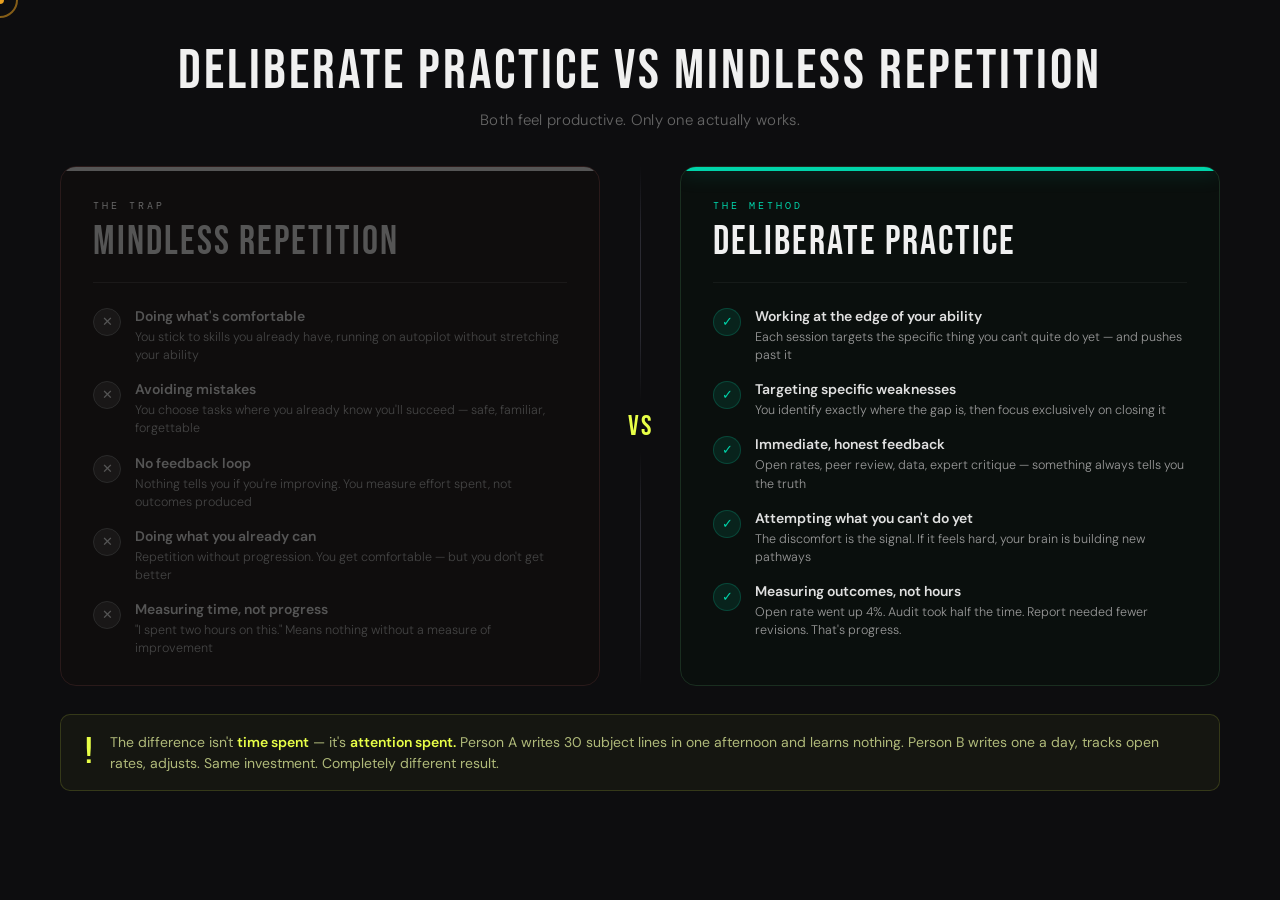
<file: mockups/deliberate_practice.html>
<!DOCTYPE html>
<html lang="en">
<head>
<meta charset="UTF-8">
<meta name="viewport" content="width=device-width, initial-scale=1.0">
<title>Deliberate Practice vs Mindless Repetition</title>
<link href="https://fonts.googleapis.com/css2?family=Bebas+Neue&family=DM+Sans:wght@300;400;500;600&family=DM+Mono:wght@400;500&display=swap" rel="stylesheet">
<style>
  * { margin: 0; padding: 0; box-sizing: border-box; }
  html, body {
    background: #0d0d0f;
    overflow: hidden;
    height: auto;
  }
  .card {
    background: #0d0d0f;
    display: flex;
    flex-direction: column;
    align-items: center;
    padding: 44px 60px 44px;
  }
  .title {
    font-family: 'Bebas Neue', sans-serif;
    font-size: 56px;
    color: #f0f0f0;
    letter-spacing: 3px;
    text-align: center;
    line-height: 1;
  }
  .subtitle {
    font-family: 'DM Sans', sans-serif;
    font-size: 15px;
    color: #666;
    font-weight: 300;
    margin-top: 10px;
    letter-spacing: 0.3px;
    text-align: center;
  }

  .columns {
    flex: 1;
    display: grid;
    grid-template-columns: 1fr 80px 1fr;
    gap: 0;
    width: 100%;
    margin-top: 36px;
    align-items: stretch;
  }

  .vs-col {
    display: flex;
    flex-direction: column;
    align-items: center;
    justify-content: center;
    gap: 0;
    position: relative;
  }
  .vs-line {
    flex: 1;
    width: 1px;
    background: linear-gradient(to bottom, transparent, #2a2a32 30%, #2a2a32 70%, transparent);
  }
  .vs-badge {
    font-family: 'Bebas Neue', sans-serif;
    font-size: 28px;
    color: #e8ff47;
    letter-spacing: 2px;
    background: #0d0d0f;
    padding: 8px 4px;
    z-index: 1;
    position: relative;
  }

  .col {
    display: flex;
    flex-direction: column;
    border-radius: 16px;
    padding: 32px 32px 28px;
    position: relative;
    overflow: hidden;
  }

  .col-bad {
    background: #0f0d0d;
    border: 1px solid #2a1a1a;
  }
  .col-bad::before {
    content: '';
    position: absolute;
    top: 0; left: 0; right: 0;
    height: 4px;
    background: #555;
    border-radius: 16px 16px 0 0;
  }

  .col-good {
    background: #0a0f0d;
    border: 1px solid #1a2e20;
  }
  .col-good::before {
    content: '';
    position: absolute;
    top: 0; left: 0; right: 0;
    height: 4px;
    background: #00d4aa;
    border-radius: 16px 16px 0 0;
    box-shadow: 0 0 20px rgba(0,212,170,0.4);
  }

  .col-label {
    font-family: 'DM Mono', monospace;
    font-size: 10px;
    letter-spacing: 3px;
    text-transform: uppercase;
    margin-bottom: 10px;
  }
  .col-bad .col-label { color: #666; }
  .col-good .col-label { color: #00d4aa; }

  .col-title {
    font-family: 'Bebas Neue', sans-serif;
    font-size: 40px;
    letter-spacing: 2px;
    line-height: 1;
    margin-bottom: 24px;
    padding-bottom: 20px;
    border-bottom: 1px solid rgba(255,255,255,0.05);
  }
  .col-bad .col-title { color: #555; }
  .col-good .col-title { color: #f0f0f0; }

  .row-list {
    display: flex;
    flex-direction: column;
    gap: 16px;
    flex: 1;
  }

  .row-item {
    display: flex;
    gap: 14px;
    align-items: flex-start;
  }

  .row-icon {
    width: 28px;
    height: 28px;
    border-radius: 50%;
    font-size: 13px;
    flex-shrink: 0;
    margin-top: 1px;
    display: flex;
    align-items: center;
    justify-content: center;
  }

  .col-bad .row-icon {
    background: rgba(100,100,100,0.12);
    color: #555;
    border: 1px solid #2a2a2a;
  }

  .col-good .row-icon {
    background: rgba(0,212,170,0.1);
    color: #00d4aa;
    border: 1px solid rgba(0,212,170,0.2);
  }

  .row-heading {
    font-family: 'DM Sans', sans-serif;
    font-size: 14px;
    font-weight: 600;
    margin-bottom: 3px;
  }
  .col-bad .row-heading { color: #555; }
  .col-good .row-heading { color: #e0e0e0; }

  .row-desc {
    font-family: 'DM Sans', sans-serif;
    font-size: 12.5px;
    font-weight: 300;
    line-height: 1.45;
  }
  .col-bad .row-desc { color: #444; }
  .col-good .row-desc { color: #999; }

  .callout {
    margin-top: 28px;
    width: 100%;
    background: rgba(232,255,71,0.04);
    border: 1px solid rgba(232,255,71,0.15);
    border-radius: 10px;
    padding: 16px 24px;
    display: flex;
    align-items: center;
    gap: 16px;
  }
  .callout-marker {
    font-family: 'Bebas Neue', sans-serif;
    font-size: 36px;
    color: #e8ff47;
    letter-spacing: 1px;
    flex-shrink: 0;
  }
  .callout-text {
    font-family: 'DM Sans', sans-serif;
    font-size: 14px;
    color: #b0ba7a;
    font-weight: 400;
    line-height: 1.5;
  }
  .callout-text strong {
    color: #e8ff47;
    font-weight: 600;
  }
</style>
<style id="cursor-global">
.g-cursor-dot{position:fixed;width:8px;height:8px;background:#e8a020;border-radius:50%;pointer-events:none;z-index:99999;transform:translate(-50%,-50%);transition:transform .1s,background .2s;}
.g-cursor-ring{position:fixed;width:36px;height:36px;border:2px solid rgba(232,160,32,0.55);border-radius:50%;pointer-events:none;z-index:99998;transform:translate(-50%,-50%);}
body.g-cursor-hover .g-cursor-dot{transform:translate(-50%,-50%) scale(2);background:#fff;}
body.g-cursor-hover .g-cursor-ring{width:52px;height:52px;}
@media(hover:none){.g-cursor-dot,.g-cursor-ring{display:none;}}
</style>
</head>
<body>
<div class="g-cursor-dot" id="gCursorDot"></div><div class="g-cursor-ring" id="gCursorRing"></div>
<div class="card">
  <div class="title">DELIBERATE PRACTICE VS MINDLESS REPETITION</div>
  <div class="subtitle">Both feel productive. Only one actually works.</div>

  <div class="columns">

    <!-- BAD COLUMN -->
    <div class="col col-bad">
      <div class="col-label">The trap</div>
      <div class="col-title">MINDLESS REPETITION</div>
      <div class="row-list">
        <div class="row-item">
          <div class="row-icon">✕</div>
          <div class="row-content">
            <div class="row-heading">Doing what's comfortable</div>
            <div class="row-desc">You stick to skills you already have, running on autopilot without stretching your ability</div>
          </div>
        </div>
        <div class="row-item">
          <div class="row-icon">✕</div>
          <div class="row-content">
            <div class="row-heading">Avoiding mistakes</div>
            <div class="row-desc">You choose tasks where you already know you'll succeed — safe, familiar, forgettable</div>
          </div>
        </div>
        <div class="row-item">
          <div class="row-icon">✕</div>
          <div class="row-content">
            <div class="row-heading">No feedback loop</div>
            <div class="row-desc">Nothing tells you if you're improving. You measure effort spent, not outcomes produced</div>
          </div>
        </div>
        <div class="row-item">
          <div class="row-icon">✕</div>
          <div class="row-content">
            <div class="row-heading">Doing what you already can</div>
            <div class="row-desc">Repetition without progression. You get comfortable — but you don't get better</div>
          </div>
        </div>
        <div class="row-item">
          <div class="row-icon">✕</div>
          <div class="row-content">
            <div class="row-heading">Measuring time, not progress</div>
            <div class="row-desc">"I spent two hours on this." Means nothing without a measure of improvement</div>
          </div>
        </div>
      </div>
    </div>

    <!-- VS DIVIDER -->
    <div class="vs-col">
      <div class="vs-line"></div>
      <div class="vs-badge">VS</div>
      <div class="vs-line"></div>
    </div>

    <!-- GOOD COLUMN -->
    <div class="col col-good">
      <div class="col-label">The method</div>
      <div class="col-title">DELIBERATE PRACTICE</div>
      <div class="row-list">
        <div class="row-item">
          <div class="row-icon">✓</div>
          <div class="row-content">
            <div class="row-heading">Working at the edge of your ability</div>
            <div class="row-desc">Each session targets the specific thing you can't quite do yet — and pushes past it</div>
          </div>
        </div>
        <div class="row-item">
          <div class="row-icon">✓</div>
          <div class="row-content">
            <div class="row-heading">Targeting specific weaknesses</div>
            <div class="row-desc">You identify exactly where the gap is, then focus exclusively on closing it</div>
          </div>
        </div>
        <div class="row-item">
          <div class="row-icon">✓</div>
          <div class="row-content">
            <div class="row-heading">Immediate, honest feedback</div>
            <div class="row-desc">Open rates, peer review, data, expert critique — something always tells you the truth</div>
          </div>
        </div>
        <div class="row-item">
          <div class="row-icon">✓</div>
          <div class="row-content">
            <div class="row-heading">Attempting what you can't do yet</div>
            <div class="row-desc">The discomfort is the signal. If it feels hard, your brain is building new pathways</div>
          </div>
        </div>
        <div class="row-item">
          <div class="row-icon">✓</div>
          <div class="row-content">
            <div class="row-heading">Measuring outcomes, not hours</div>
            <div class="row-desc">Open rate went up 4%. Audit took half the time. Report needed fewer revisions. That's progress.</div>
          </div>
        </div>
      </div>
    </div>

  </div>

  <div class="callout">
    <div class="callout-marker">!</div>
    <div class="callout-text">The difference isn't <strong>time spent</strong> — it's <strong>attention spent.</strong> Person A writes 30 subject lines in one afternoon and learns nothing. Person B writes one a day, tracks open rates, adjusts. Same investment. Completely different result.</div>
  </div>
</div>
<script id="cursor-global-js">
(function(){
  var dot=document.getElementById("gCursorDot"),ring=document.getElementById("gCursorRing");
  if(!dot||!ring)return;
  var mx=0,my=0,rx=0,ry=0;
  document.addEventListener("mousemove",function(e){mx=e.clientX;my=e.clientY;dot.style.left=mx+"px";dot.style.top=my+"px";});
  (function ani(){rx+=(mx-rx)*.13;ry+=(my-ry)*.13;ring.style.left=rx+"px";ring.style.top=ry+"px";requestAnimationFrame(ani);})();
  document.querySelectorAll("a,button,[onclick]").forEach(function(el){
    el.addEventListener("mouseenter",function(){document.body.classList.add("g-cursor-hover");});
    el.addEventListener("mouseleave",function(){document.body.classList.remove("g-cursor-hover");});
  });
  document.body.style.cursor="none";
})();
</script>
</body>
</html>
</file>
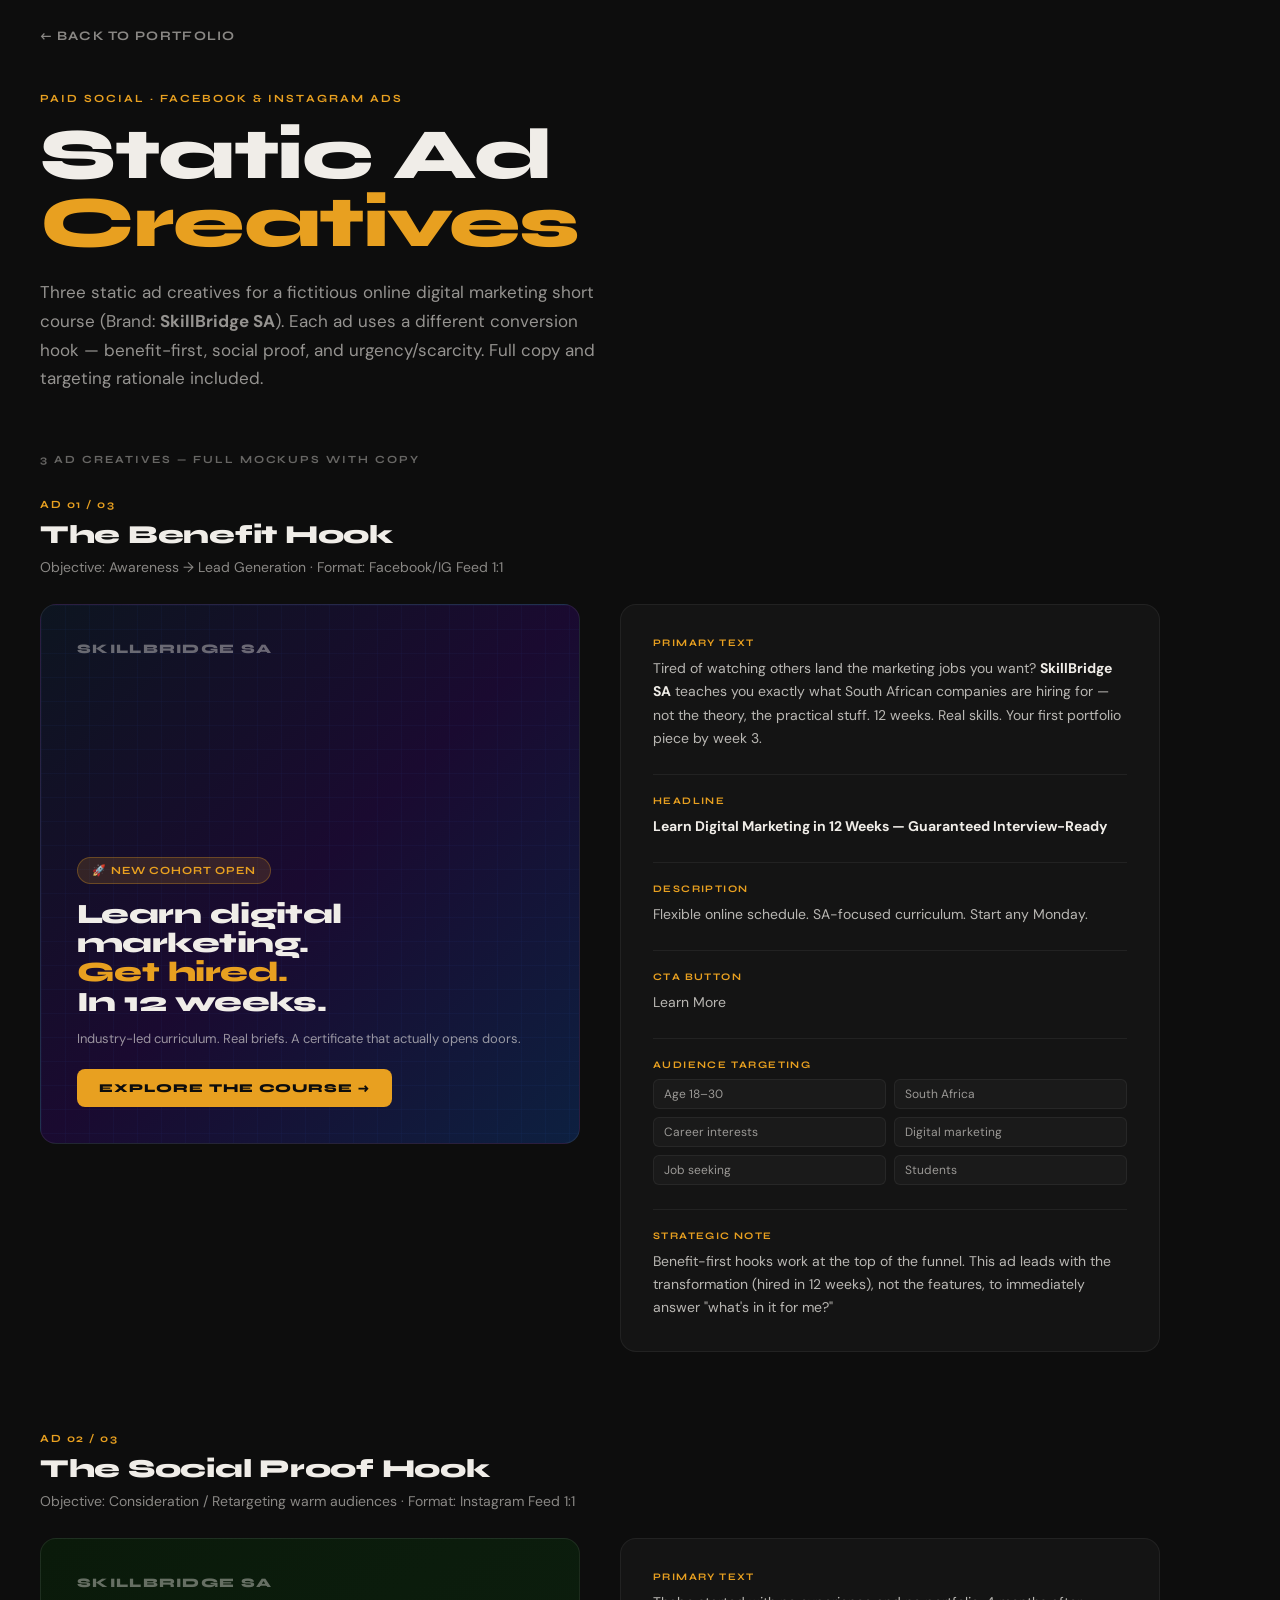
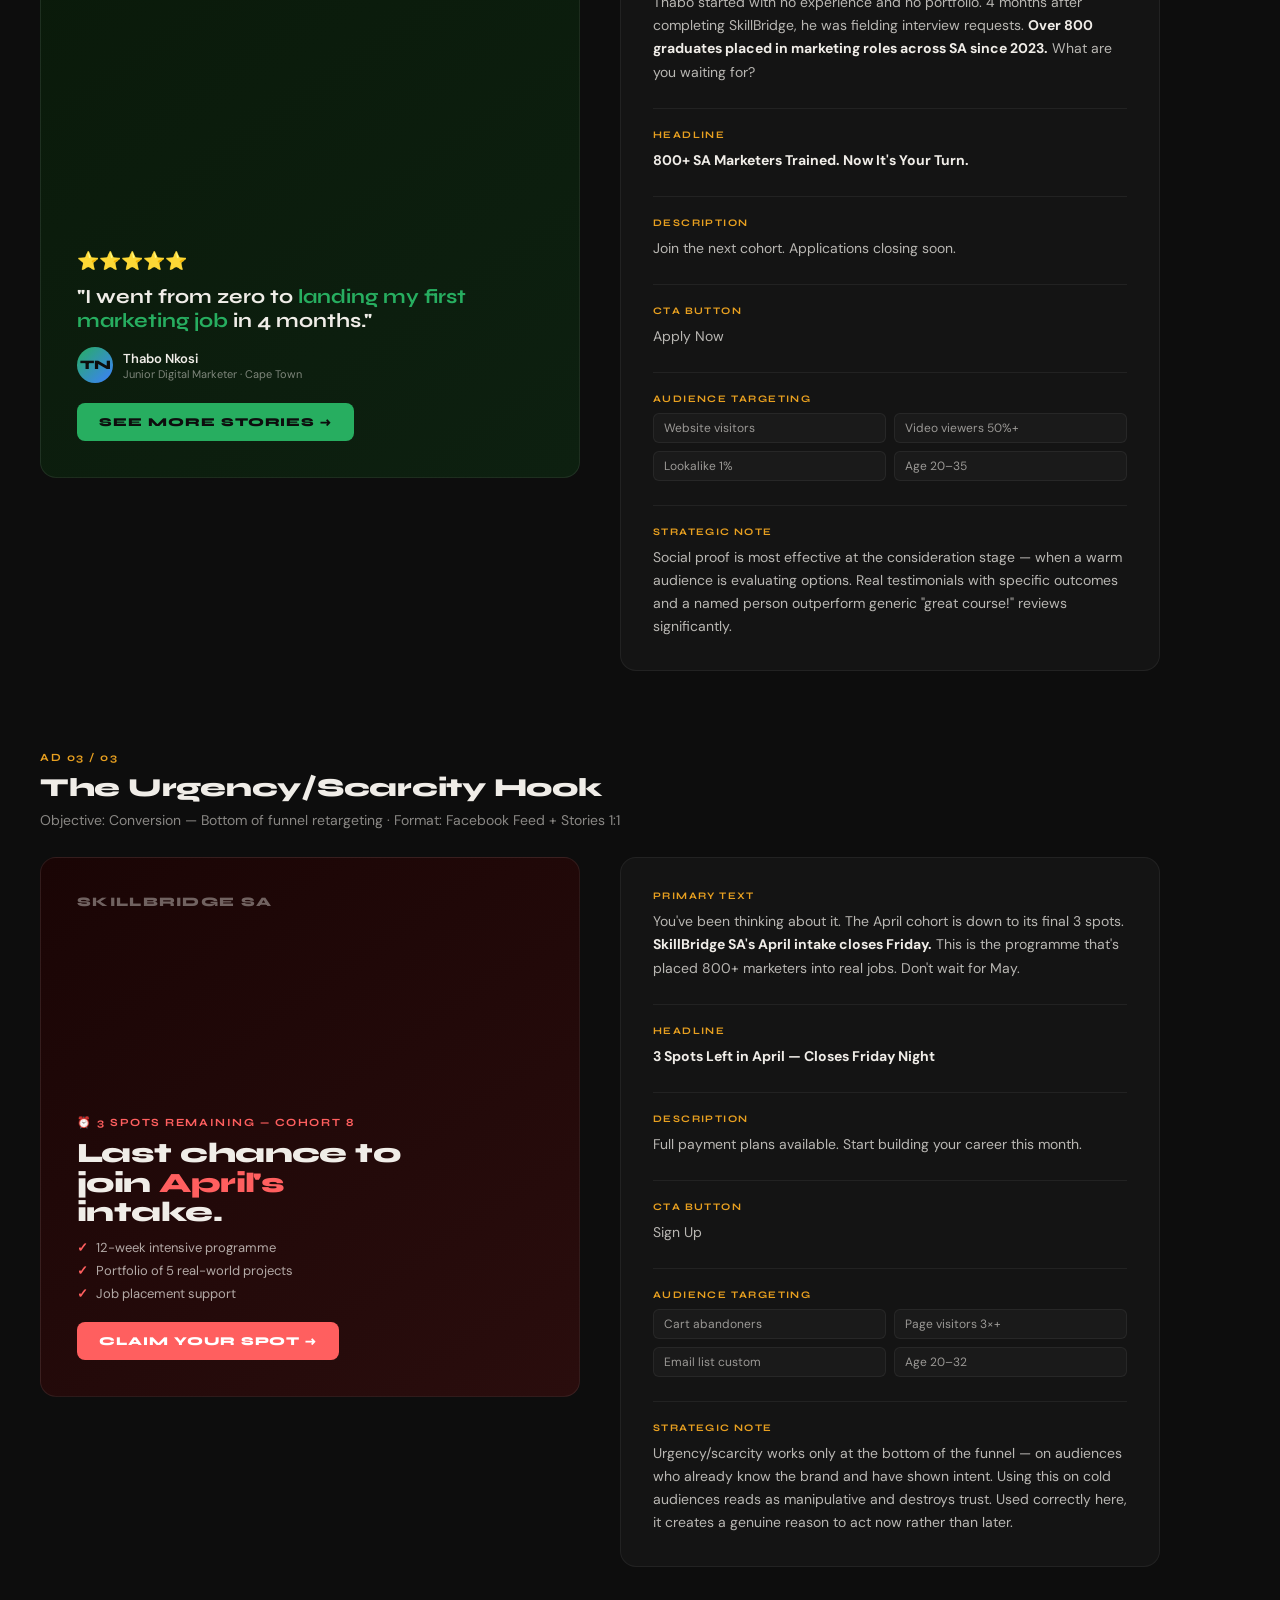
<file: mockups/facebook-ads.html>
<!DOCTYPE html>
<html lang="en">
<head>
<meta charset="UTF-8">
<meta name="viewport" content="width=device-width, initial-scale=1.0">
<title>Facebook & Instagram Static Ads — Njabulo Mahumane</title>
<style>
@import url('https://fonts.googleapis.com/css2?family=Syne:wght@700;800&family=DM+Sans:wght@400;500;600&display=swap');
*{box-sizing:border-box;margin:0;padding:0;}
body{background:#0d0d0d;color:#f0ede8;font-family:'DM Sans',sans-serif;}
.back{display:inline-flex;align-items:center;gap:8px;padding:28px 40px;font-family:'Syne',sans-serif;font-size:13px;font-weight:700;letter-spacing:.1em;text-transform:uppercase;color:rgba(240,237,232,.55);text-decoration:none;transition:color .2s;}
.back:hover{color:#e8a020;}
.hero{padding:20px 40px 60px;max-width:900px;}
.tag{font-family:'Syne',sans-serif;font-size:11px;font-weight:700;letter-spacing:.18em;text-transform:uppercase;color:#e8a020;margin-bottom:16px;}
.title{font-family:'Syne',sans-serif;font-size:clamp(36px,6vw,72px);font-weight:800;line-height:.95;letter-spacing:-.02em;margin-bottom:20px;}
.subtitle{color:rgba(240,237,232,.6);font-size:17px;line-height:1.7;max-width:560px;}

.ads-section{padding:0 40px 80px;max-width:1200px;}
.ads-label{font-family:'Syne',sans-serif;font-size:11px;font-weight:700;letter-spacing:.18em;text-transform:uppercase;color:rgba(240,237,232,.4);margin-bottom:32px;}
.ads-grid{display:flex;flex-direction:column;gap:80px;}

/* Single ad block */
.ad-block-header{margin-bottom:28px;}
.ad-num{font-family:'Syne',sans-serif;font-size:11px;font-weight:700;letter-spacing:.14em;text-transform:uppercase;color:#e8a020;margin-bottom:8px;}
.ad-title{font-family:'Syne',sans-serif;font-size:26px;font-weight:800;letter-spacing:-.01em;margin-bottom:8px;}
.ad-objective{font-size:14px;color:rgba(240,237,232,.55);}
.ad-layout{display:grid;grid-template-columns:1fr 1fr;gap:40px;align-items:start;}
@media(max-width:768px){.ad-layout{grid-template-columns:1fr;}}

/* Ad Creative */
.ad-creative{border-radius:16px;overflow:hidden;position:relative;aspect-ratio:1/1;border:1px solid rgba(255,255,255,.08);}

/* AD 1 — Benefit */
.ad1{background:linear-gradient(135deg,#0d1520 0%,#1a0a30 50%,#0d2040 100%);}
.ad1-grid{position:absolute;inset:0;background-image:linear-gradient(rgba(61,127,255,.04) 1px,transparent 1px),linear-gradient(90deg,rgba(61,127,255,.04) 1px,transparent 1px);background-size:24px 24px;}
.ad1-content{position:relative;z-index:1;padding:36px;height:100%;display:flex;flex-direction:column;}
.ad1-logo{font-family:'Syne',sans-serif;font-size:13px;font-weight:800;letter-spacing:.1em;color:rgba(240,237,232,.4);margin-bottom:auto;}
.ad1-badge{display:inline-block;background:rgba(232,160,32,.15);border:1px solid rgba(232,160,32,.3);border-radius:20px;padding:6px 14px;font-family:'Syne',sans-serif;font-size:11px;font-weight:700;letter-spacing:.08em;color:#e8a020;margin-bottom:16px;width:fit-content;}
.ad1-headline{font-family:'Syne',sans-serif;font-size:28px;font-weight:800;line-height:1.05;letter-spacing:-.02em;margin-bottom:12px;}
.ad1-headline span{color:#e8a020;}
.ad1-sub{font-size:13px;color:rgba(240,237,232,.6);line-height:1.55;margin-bottom:20px;}
.ad1-cta{display:inline-block;background:#e8a020;color:#0d0d0d;font-family:'Syne',sans-serif;font-size:12px;font-weight:800;letter-spacing:.08em;text-transform:uppercase;padding:12px 22px;border-radius:8px;width:fit-content;}

/* AD 2 — Social Proof */
.ad2{background:linear-gradient(145deg,#0a1a0a,#0d2010);}
.ad2-content{padding:36px;height:100%;display:flex;flex-direction:column;}
.ad2-logo{font-family:'Syne',sans-serif;font-size:13px;font-weight:800;letter-spacing:.1em;color:rgba(240,237,232,.4);margin-bottom:auto;}
.ad2-stars{font-size:18px;margin-bottom:12px;}
.ad2-quote{font-family:'Syne',sans-serif;font-size:20px;font-weight:700;line-height:1.2;margin-bottom:14px;}
.ad2-quote span{color:#27ae60;}
.ad2-person{display:flex;align-items:center;gap:10px;margin-bottom:20px;}
.ad2-avatar{width:36px;height:36px;border-radius:50%;background:linear-gradient(135deg,#27ae60,#3d7fff);display:flex;align-items:center;justify-content:center;font-family:'Syne',sans-serif;font-weight:800;font-size:13px;color:#0d0d0d;}
.ad2-person-info .name{font-size:13px;font-weight:600;}
.ad2-person-info .role{font-size:11px;color:rgba(240,237,232,.5);}
.ad2-cta{display:inline-block;background:#27ae60;color:#0d0d0d;font-family:'Syne',sans-serif;font-size:12px;font-weight:800;letter-spacing:.08em;text-transform:uppercase;padding:12px 22px;border-radius:8px;width:fit-content;}

/* AD 3 — Urgency */
.ad3{background:linear-gradient(145deg,#1a0505,#2a0d0d);}
.ad3-content{padding:36px;height:100%;display:flex;flex-direction:column;}
.ad3-logo{font-family:'Syne',sans-serif;font-size:13px;font-weight:800;letter-spacing:.1em;color:rgba(240,237,232,.4);margin-bottom:auto;}
.ad3-timer{font-family:'Syne',sans-serif;font-size:11px;font-weight:700;letter-spacing:.14em;text-transform:uppercase;color:#ff5f5f;margin-bottom:10px;}
.ad3-headline{font-family:'Syne',sans-serif;font-size:28px;font-weight:800;line-height:1.05;letter-spacing:-.02em;margin-bottom:12px;}
.ad3-headline span{color:#ff5f5f;}
.ad3-list{display:flex;flex-direction:column;gap:6px;margin-bottom:20px;}
.ad3-item{font-size:13px;color:rgba(240,237,232,.7);display:flex;align-items:center;gap:8px;}
.ad3-check{color:#ff5f5f;font-weight:700;}
.ad3-cta{display:inline-block;background:#ff5f5f;color:#fff;font-family:'Syne',sans-serif;font-size:12px;font-weight:800;letter-spacing:.08em;text-transform:uppercase;padding:12px 22px;border-radius:8px;width:fit-content;}

/* Copy panel */
.ad-copy{background:#141414;border:1px solid rgba(255,255,255,.06);border-radius:16px;padding:32px;}
.copy-section{margin-bottom:24px;}
.copy-section:last-child{margin-bottom:0;}
.copy-label{font-family:'Syne',sans-serif;font-size:10px;font-weight:700;letter-spacing:.14em;text-transform:uppercase;color:#e8a020;margin-bottom:8px;}
.copy-text{font-size:14px;color:rgba(240,237,232,.75);line-height:1.65;}
.copy-text strong{color:#f0ede8;}
.targeting-grid{display:grid;grid-template-columns:1fr 1fr;gap:8px;margin-top:4px;}
.targeting-pill{background:#1a1a1a;border:1px solid rgba(255,255,255,.06);border-radius:6px;padding:6px 10px;font-size:12px;color:rgba(240,237,232,.6);}
.divider{height:1px;background:rgba(255,255,255,.06);margin:20px 0;}

.section-header{font-family:'Syne',sans-serif;font-size:22px;font-weight:800;margin-bottom:24px;letter-spacing:-.01em;}
</style>
</head>
<body>

<a class="back" href="../index.html">← Back to Portfolio</a>

<div class="hero">
  <div class="tag">Paid Social · Facebook & Instagram Ads</div>
  <h1 class="title">Static Ad<br><span style="color:#e8a020">Creatives</span></h1>
  <p class="subtitle">Three static ad creatives for a fictitious online digital marketing short course (Brand: <strong>SkillBridge SA</strong>). Each ad uses a different conversion hook — benefit-first, social proof, and urgency/scarcity. Full copy and targeting rationale included.</p>
</div>

<div class="ads-section">
  <div class="ads-label">3 Ad Creatives — Full Mockups with Copy</div>
  <div class="ads-grid">

    <!-- AD 1: BENEFIT -->
    <div class="ad-block">
      <div class="ad-block-header">
        <div class="ad-num">Ad 01 / 03</div>
        <div class="ad-title">The Benefit Hook</div>
        <div class="ad-objective">Objective: Awareness → Lead Generation · Format: Facebook/IG Feed 1:1</div>
      </div>
      <div class="ad-layout">
        <div class="ad-creative ad1">
          <div class="ad1-grid"></div>
          <div class="ad1-content">
            <div class="ad1-logo">SKILLBRIDGE SA</div>
            <div>
              <div class="ad1-badge">🚀 NEW COHORT OPEN</div>
              <div class="ad1-headline">Learn digital marketing.<br><span>Get hired.</span><br>In 12 weeks.</div>
              <div class="ad1-sub">Industry-led curriculum. Real briefs. A certificate that actually opens doors.</div>
              <div class="ad1-cta">Explore the Course →</div>
            </div>
          </div>
        </div>
        <div class="ad-copy">
          <div class="copy-section">
            <div class="copy-label">Primary Text</div>
            <div class="copy-text">Tired of watching others land the marketing jobs you want? <strong>SkillBridge SA</strong> teaches you exactly what South African companies are hiring for — not the theory, the practical stuff. 12 weeks. Real skills. Your first portfolio piece by week 3.</div>
          </div>
          <div class="divider"></div>
          <div class="copy-section">
            <div class="copy-label">Headline</div>
            <div class="copy-text"><strong>Learn Digital Marketing in 12 Weeks — Guaranteed Interview-Ready</strong></div>
          </div>
          <div class="divider"></div>
          <div class="copy-section">
            <div class="copy-label">Description</div>
            <div class="copy-text">Flexible online schedule. SA-focused curriculum. Start any Monday.</div>
          </div>
          <div class="divider"></div>
          <div class="copy-section">
            <div class="copy-label">CTA Button</div>
            <div class="copy-text">Learn More</div>
          </div>
          <div class="divider"></div>
          <div class="copy-section">
            <div class="copy-label">Audience Targeting</div>
            <div class="targeting-grid">
              <div class="targeting-pill">Age 18–30</div>
              <div class="targeting-pill">South Africa</div>
              <div class="targeting-pill">Career interests</div>
              <div class="targeting-pill">Digital marketing</div>
              <div class="targeting-pill">Job seeking</div>
              <div class="targeting-pill">Students</div>
            </div>
          </div>
          <div class="divider"></div>
          <div class="copy-section">
            <div class="copy-label">Strategic Note</div>
            <div class="copy-text">Benefit-first hooks work at the top of the funnel. This ad leads with the transformation (hired in 12 weeks), not the features, to immediately answer "what's in it for me?"</div>
          </div>
        </div>
      </div>
    </div>

    <!-- AD 2: SOCIAL PROOF -->
    <div class="ad-block">
      <div class="ad-block-header">
        <div class="ad-num">Ad 02 / 03</div>
        <div class="ad-title">The Social Proof Hook</div>
        <div class="ad-objective">Objective: Consideration / Retargeting warm audiences · Format: Instagram Feed 1:1</div>
      </div>
      <div class="ad-layout">
        <div class="ad-creative ad2">
          <div class="ad2-content">
            <div class="ad2-logo">SKILLBRIDGE SA</div>
            <div>
              <div class="ad2-stars">⭐⭐⭐⭐⭐</div>
              <div class="ad2-quote">"I went from zero to <span>landing my first marketing job</span> in 4 months."</div>
              <div class="ad2-person">
                <div class="ad2-avatar">TN</div>
                <div class="ad2-person-info">
                  <div class="name">Thabo Nkosi</div>
                  <div class="role">Junior Digital Marketer · Cape Town</div>
                </div>
              </div>
              <div class="ad2-cta">See More Stories →</div>
            </div>
          </div>
        </div>
        <div class="ad-copy">
          <div class="copy-section">
            <div class="copy-label">Primary Text</div>
            <div class="copy-text">Thabo started with no experience and no portfolio. 4 months after completing SkillBridge, he was fielding interview requests. <strong>Over 800 graduates placed in marketing roles across SA since 2023.</strong> What are you waiting for?</div>
          </div>
          <div class="divider"></div>
          <div class="copy-section">
            <div class="copy-label">Headline</div>
            <div class="copy-text"><strong>800+ SA Marketers Trained. Now It's Your Turn.</strong></div>
          </div>
          <div class="divider"></div>
          <div class="copy-section">
            <div class="copy-label">Description</div>
            <div class="copy-text">Join the next cohort. Applications closing soon.</div>
          </div>
          <div class="divider"></div>
          <div class="copy-section">
            <div class="copy-label">CTA Button</div>
            <div class="copy-text">Apply Now</div>
          </div>
          <div class="divider"></div>
          <div class="copy-section">
            <div class="copy-label">Audience Targeting</div>
            <div class="targeting-grid">
              <div class="targeting-pill">Website visitors</div>
              <div class="targeting-pill">Video viewers 50%+</div>
              <div class="targeting-pill">Lookalike 1%</div>
              <div class="targeting-pill">Age 20–35</div>
            </div>
          </div>
          <div class="divider"></div>
          <div class="copy-section">
            <div class="copy-label">Strategic Note</div>
            <div class="copy-text">Social proof is most effective at the consideration stage — when a warm audience is evaluating options. Real testimonials with specific outcomes and a named person outperform generic "great course!" reviews significantly.</div>
          </div>
        </div>
      </div>
    </div>

    <!-- AD 3: URGENCY -->
    <div class="ad-block">
      <div class="ad-block-header">
        <div class="ad-num">Ad 03 / 03</div>
        <div class="ad-title">The Urgency/Scarcity Hook</div>
        <div class="ad-objective">Objective: Conversion — Bottom of funnel retargeting · Format: Facebook Feed + Stories 1:1</div>
      </div>
      <div class="ad-layout">
        <div class="ad-creative ad3">
          <div class="ad3-content">
            <div class="ad3-logo">SKILLBRIDGE SA</div>
            <div>
              <div class="ad3-timer">⏰ 3 SPOTS REMAINING — COHORT 8</div>
              <div class="ad3-headline">Last chance to<br>join <span>April's</span><br>intake.</div>
              <div class="ad3-list">
                <div class="ad3-item"><span class="ad3-check">✓</span>12-week intensive programme</div>
                <div class="ad3-item"><span class="ad3-check">✓</span>Portfolio of 5 real-world projects</div>
                <div class="ad3-item"><span class="ad3-check">✓</span>Job placement support</div>
              </div>
              <div class="ad3-cta">Claim Your Spot →</div>
            </div>
          </div>
        </div>
        <div class="ad-copy">
          <div class="copy-section">
            <div class="copy-label">Primary Text</div>
            <div class="copy-text">You've been thinking about it. The April cohort is down to its final 3 spots. <strong>SkillBridge SA's April intake closes Friday.</strong> This is the programme that's placed 800+ marketers into real jobs. Don't wait for May.</div>
          </div>
          <div class="divider"></div>
          <div class="copy-section">
            <div class="copy-label">Headline</div>
            <div class="copy-text"><strong>3 Spots Left in April — Closes Friday Night</strong></div>
          </div>
          <div class="divider"></div>
          <div class="copy-section">
            <div class="copy-label">Description</div>
            <div class="copy-text">Full payment plans available. Start building your career this month.</div>
          </div>
          <div class="divider"></div>
          <div class="copy-section">
            <div class="copy-label">CTA Button</div>
            <div class="copy-text">Sign Up</div>
          </div>
          <div class="divider"></div>
          <div class="copy-section">
            <div class="copy-label">Audience Targeting</div>
            <div class="targeting-grid">
              <div class="targeting-pill">Cart abandoners</div>
              <div class="targeting-pill">Page visitors 3×+</div>
              <div class="targeting-pill">Email list custom</div>
              <div class="targeting-pill">Age 20–32</div>
            </div>
          </div>
          <div class="divider"></div>
          <div class="copy-section">
            <div class="copy-label">Strategic Note</div>
            <div class="copy-text">Urgency/scarcity works only at the bottom of the funnel — on audiences who already know the brand and have shown intent. Using this on cold audiences reads as manipulative and destroys trust. Used correctly here, it creates a genuine reason to act now rather than later.</div>
          </div>
        </div>
      </div>
    </div>

  </div>
</div>

</body>
</html>
</file>
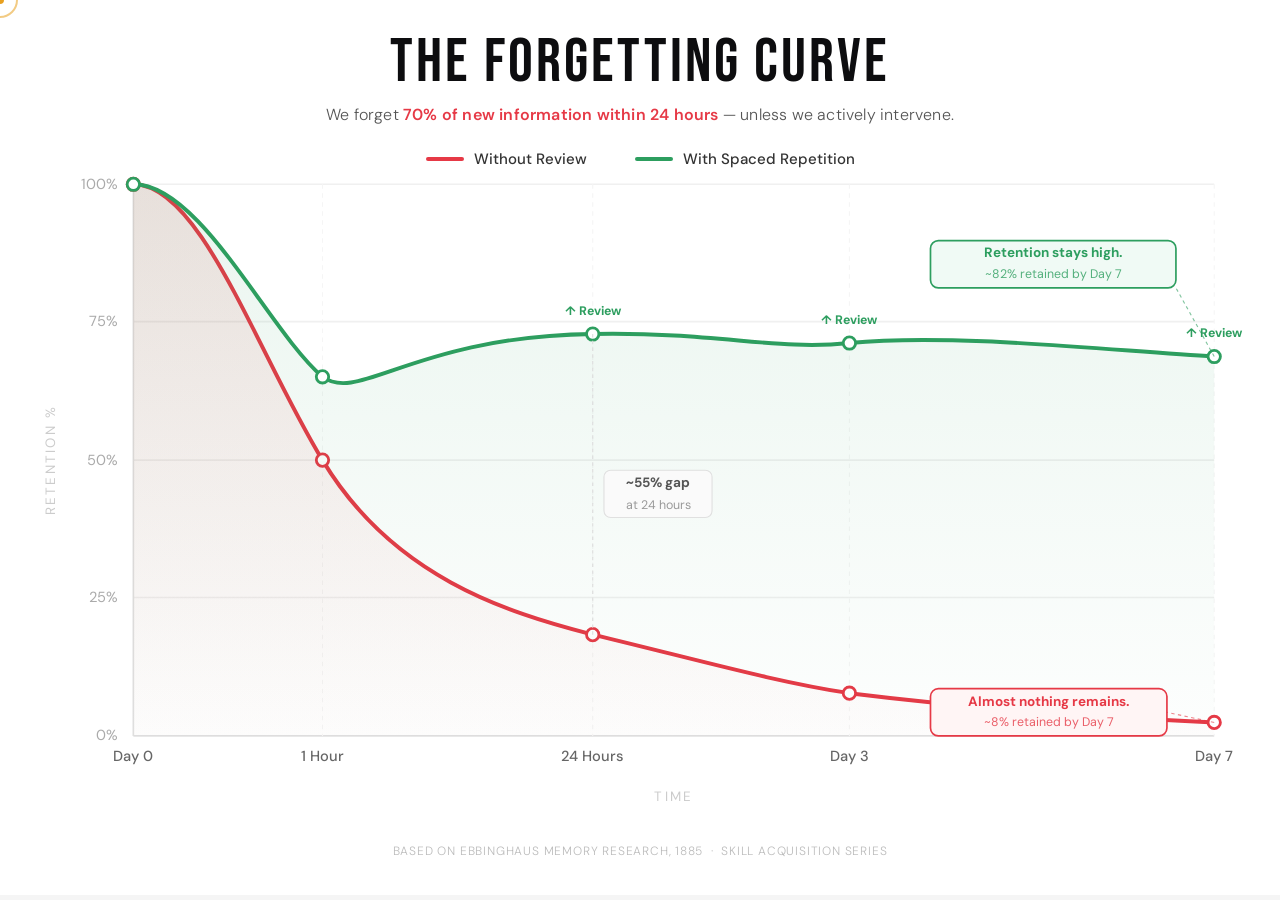
<file: mockups/forgetting_curve.html>
<!DOCTYPE html>
<html lang="en">
<head>
<meta charset="UTF-8">
<meta name="viewport" content="width=device-width, initial-scale=1.0">
<title>The Forgetting Curve</title>
<link href="https://fonts.googleapis.com/css2?family=Bebas+Neue&family=DM+Sans:wght@300;400;500;600;700&display=swap" rel="stylesheet">
<style>
  * { margin: 0; padding: 0; box-sizing: border-box; }
  html, body {
    background: #f5f5f5;
    font-family: 'DM Sans', sans-serif;
    overflow: hidden;
    height: auto;
  }
  .card {
    background: #ffffff;
    width: 100%;
    padding: 32px 32px 36px;
    display: flex;
    flex-direction: column;
    box-shadow: 0 4px 40px rgba(0,0,0,0.08);
  }
  .header { text-align: center; margin-bottom: 6px; }
  .title {
    font-family: 'Bebas Neue', sans-serif;
    font-size: 62px;
    letter-spacing: 3px;
    color: #0d0d0f;
    line-height: 1;
  }
  .subtitle {
    font-size: 16px;
    color: #555;
    font-weight: 300;
    margin-top: 10px;
    letter-spacing: 0.2px;
  }
  .subtitle strong { color: #e63946; font-weight: 600; }

  .legend {
    display: flex;
    justify-content: center;
    gap: 48px;
    margin: 18px 0 4px;
  }
  .legend-item {
    display: flex;
    align-items: center;
    gap: 10px;
    font-size: 15px;
    font-weight: 500;
    color: #333;
  }
  .legend-line {
    width: 38px;
    height: 4px;
    border-radius: 2px;
  }
  .chart-wrap { flex: 1; }

  .footer-note {
    text-align: center;
    margin-top: 12px;
    font-size: 12px;
    color: #bbb;
    font-weight: 300;
    letter-spacing: 0.8px;
    text-transform: uppercase;
  }
</style>
<style id="cursor-global">
.g-cursor-dot{position:fixed;width:8px;height:8px;background:#e8a020;border-radius:50%;pointer-events:none;z-index:99999;transform:translate(-50%,-50%);transition:transform .1s,background .2s;}
.g-cursor-ring{position:fixed;width:36px;height:36px;border:2px solid rgba(232,160,32,0.55);border-radius:50%;pointer-events:none;z-index:99998;transform:translate(-50%,-50%);}
body.g-cursor-hover .g-cursor-dot{transform:translate(-50%,-50%) scale(2);background:#fff;}
body.g-cursor-hover .g-cursor-ring{width:52px;height:52px;}
@media(hover:none){.g-cursor-dot,.g-cursor-ring{display:none;}}
</style>
</head>
<body>
<div class="g-cursor-dot" id="gCursorDot"></div><div class="g-cursor-ring" id="gCursorRing"></div>
<div class="card">
  <div class="header">
    <div class="title">The Forgetting Curve</div>
    <div class="subtitle">We forget <strong>70% of new information within 24 hours</strong> — unless we actively intervene.</div>
  </div>

  <div class="legend">
    <div class="legend-item">
      <div class="legend-line" style="background:#e63946;"></div>
      Without Review
    </div>
    <div class="legend-item">
      <div class="legend-line" style="background:#2d9e5f;"></div>
      With Spaced Repetition
    </div>
  </div>

  <div class="chart-wrap">
    <svg viewBox="0 0 1080 580" xmlns="http://www.w3.org/2000/svg" preserveAspectRatio="xMidYMid meet" width="100%" height="100%">
      <defs>
        <linearGradient id="redFade" x1="0" y1="0" x2="0" y2="1">
          <stop offset="0%" stop-color="#e63946" stop-opacity="0.12"/>
          <stop offset="100%" stop-color="#e63946" stop-opacity="0.01"/>
        </linearGradient>
        <linearGradient id="greenFade" x1="0" y1="0" x2="0" y2="1">
          <stop offset="0%" stop-color="#2d9e5f" stop-opacity="0.10"/>
          <stop offset="100%" stop-color="#2d9e5f" stop-opacity="0.01"/>
        </linearGradient>
      </defs>

      <!-- Grid lines -->
      <line x1="90" y1="10"  x2="1050" y2="10"  stroke="#f0f0f0" stroke-width="1.5"/>
      <line x1="90" y1="132" x2="1050" y2="132" stroke="#f0f0f0" stroke-width="1.5"/>
      <line x1="90" y1="255" x2="1050" y2="255" stroke="#f0f0f0" stroke-width="1.5"/>
      <line x1="90" y1="377" x2="1050" y2="377" stroke="#f0f0f0" stroke-width="1.5"/>
      <line x1="90" y1="500" x2="1050" y2="500" stroke="#e0e0e0" stroke-width="1.5"/>
      <line x1="90" y1="10" x2="90" y2="500" stroke="#e0e0e0" stroke-width="1.5"/>

      <!-- Vertical dashed markers -->
      <line x1="258"  y1="10" x2="258"  y2="500" stroke="#f5f5f5" stroke-width="1" stroke-dasharray="4,4"/>
      <line x1="498"  y1="10" x2="498"  y2="500" stroke="#f5f5f5" stroke-width="1" stroke-dasharray="4,4"/>
      <line x1="726"  y1="10" x2="726"  y2="500" stroke="#f5f5f5" stroke-width="1" stroke-dasharray="4,4"/>
      <line x1="1050" y1="10" x2="1050" y2="500" stroke="#f5f5f5" stroke-width="1" stroke-dasharray="4,4"/>

      <!-- Y-axis labels -->
      <text x="76" y="14"  text-anchor="end" font-family="DM Sans,sans-serif" font-size="13" fill="#aaa">100%</text>
      <text x="76" y="136" text-anchor="end" font-family="DM Sans,sans-serif" font-size="13" fill="#aaa">75%</text>
      <text x="76" y="259" text-anchor="end" font-family="DM Sans,sans-serif" font-size="13" fill="#aaa">50%</text>
      <text x="76" y="381" text-anchor="end" font-family="DM Sans,sans-serif" font-size="13" fill="#aaa">25%</text>
      <text x="76" y="504" text-anchor="end" font-family="DM Sans,sans-serif" font-size="13" fill="#aaa">0%</text>
      <text transform="rotate(-90)" x="-255" y="20" text-anchor="middle" font-family="DM Sans,sans-serif" font-size="12" fill="#ccc" letter-spacing="2">RETENTION %</text>

      <!-- X-axis labels -->
      <text x="90"   y="522" text-anchor="middle" font-family="DM Sans,sans-serif" font-size="13" fill="#666" font-weight="500">Day 0</text>
      <text x="258"  y="522" text-anchor="middle" font-family="DM Sans,sans-serif" font-size="13" fill="#666" font-weight="500">1 Hour</text>
      <text x="498"  y="522" text-anchor="middle" font-family="DM Sans,sans-serif" font-size="13" fill="#666" font-weight="500">24 Hours</text>
      <text x="726"  y="522" text-anchor="middle" font-family="DM Sans,sans-serif" font-size="13" fill="#666" font-weight="500">Day 3</text>
      <text x="1050" y="522" text-anchor="middle" font-family="DM Sans,sans-serif" font-size="13" fill="#666" font-weight="500">Day 7</text>
      <text x="570" y="558" text-anchor="middle" font-family="DM Sans,sans-serif" font-size="12" fill="#ccc" letter-spacing="2">TIME</text>

      <!-- RED CURVE -->
      <path d="M90,10 C150,10 200,160 258,255 C320,358 420,390 498,410 C590,432 660,452 726,462 C840,476 960,484 1050,488 L1050,500 L90,500 Z" fill="url(#redFade)"/>
      <path d="M90,10 C150,10 200,160 258,255 C320,358 420,390 498,410 C590,432 660,452 726,462 C840,476 960,484 1050,488" fill="none" stroke="#e63946" stroke-width="3.5" stroke-linecap="round" stroke-linejoin="round"/>
      <circle cx="90"   cy="10"  r="5.5" fill="white" stroke="#e63946" stroke-width="2.5"/>
      <circle cx="258"  cy="255" r="5.5" fill="white" stroke="#e63946" stroke-width="2.5"/>
      <circle cx="498"  cy="410" r="5.5" fill="white" stroke="#e63946" stroke-width="2.5"/>
      <circle cx="726"  cy="462" r="5.5" fill="white" stroke="#e63946" stroke-width="2.5"/>
      <circle cx="1050" cy="488" r="5.5" fill="white" stroke="#e63946" stroke-width="2.5"/>

      <!-- GREEN CURVE -->
      <path d="M90,10 C150,10 210,140 258,181 C290,205 340,145 498,143 C610,141 660,158 726,151 C820,142 960,158 1050,163 L1050,500 L90,500 Z" fill="url(#greenFade)"/>
      <path d="M90,10 C150,10 210,140 258,181 C290,205 340,145 498,143 C610,141 660,158 726,151 C820,142 960,158 1050,163" fill="none" stroke="#2d9e5f" stroke-width="3.5" stroke-linecap="round" stroke-linejoin="round"/>
      <circle cx="90"   cy="10"  r="5.5" fill="white" stroke="#2d9e5f" stroke-width="2.5"/>
      <circle cx="258"  cy="181" r="5.5" fill="white" stroke="#2d9e5f" stroke-width="2.5"/>
      <circle cx="498"  cy="143" r="5.5" fill="white" stroke="#2d9e5f" stroke-width="2.5"/>
      <circle cx="726"  cy="151" r="5.5" fill="white" stroke="#2d9e5f" stroke-width="2.5"/>
      <circle cx="1050" cy="163" r="5.5" fill="white" stroke="#2d9e5f" stroke-width="2.5"/>

      <!-- Review labels -->
      <text x="498" y="126" text-anchor="middle" font-family="DM Sans,sans-serif" font-size="11" fill="#2d9e5f" font-weight="700">↑ Review</text>
      <text x="726" y="134" text-anchor="middle" font-family="DM Sans,sans-serif" font-size="11" fill="#2d9e5f" font-weight="700">↑ Review</text>
      <text x="1050" y="146" text-anchor="middle" font-family="DM Sans,sans-serif" font-size="11" fill="#2d9e5f" font-weight="700">↑ Review</text>

      <!-- Gap callout -->
      <line x1="498" y1="143" x2="498" y2="410" stroke="#ddd" stroke-width="1" stroke-dasharray="3,3"/>
      <rect x="508" y="264" width="96" height="42" rx="6" fill="#fafafa" stroke="#e0e0e0" stroke-width="1"/>
      <text x="556" y="279" text-anchor="middle" font-family="DM Sans,sans-serif" font-size="12" fill="#555" font-weight="700">~55% gap</text>
      <text x="556" y="298" text-anchor="middle" font-family="DM Sans,sans-serif" font-size="11" fill="#999">at 24 hours</text>

      <!-- Annotations -->
      <rect x="798" y="458" width="210" height="42" rx="7" fill="#fff5f5" stroke="#e63946" stroke-width="1.5"/>
      <text x="903" y="473" text-anchor="middle" font-family="DM Sans,sans-serif" font-size="12" fill="#e63946" font-weight="700">Almost nothing remains.</text>
      <text x="903" y="491" text-anchor="middle" font-family="DM Sans,sans-serif" font-size="11" fill="#e63946" opacity="0.8">~8% retained by Day 7</text>
      <line x1="1050" y1="488" x2="1008" y2="479" stroke="#e63946" stroke-width="1" stroke-dasharray="3,3" opacity="0.6"/>

      <rect x="798" y="60" width="218" height="42" rx="7" fill="#f0faf5" stroke="#2d9e5f" stroke-width="1.5"/>
      <text x="907" y="75" text-anchor="middle" font-family="DM Sans,sans-serif" font-size="12" fill="#2d9e5f" font-weight="700">Retention stays high.</text>
      <text x="907" y="93" text-anchor="middle" font-family="DM Sans,sans-serif" font-size="11" fill="#2d9e5f" opacity="0.8">~82% retained by Day 7</text>
      <line x1="1050" y1="163" x2="1016" y2="102" stroke="#2d9e5f" stroke-width="1" stroke-dasharray="3,3" opacity="0.6"/>
    </svg>
  </div>

  <div class="footer-note">
    Based on Ebbinghaus Memory Research, 1885 &nbsp;·&nbsp; Skill Acquisition Series
  </div>
</div>
<script id="cursor-global-js">
(function(){
  var dot=document.getElementById("gCursorDot"),ring=document.getElementById("gCursorRing");
  if(!dot||!ring)return;
  var mx=0,my=0,rx=0,ry=0;
  document.addEventListener("mousemove",function(e){mx=e.clientX;my=e.clientY;dot.style.left=mx+"px";dot.style.top=my+"px";});
  (function ani(){rx+=(mx-rx)*.13;ry+=(my-ry)*.13;ring.style.left=rx+"px";ring.style.top=ry+"px";requestAnimationFrame(ani);})();
  document.querySelectorAll("a,button,[onclick]").forEach(function(el){
    el.addEventListener("mouseenter",function(){document.body.classList.add("g-cursor-hover");});
    el.addEventListener("mouseleave",function(){document.body.classList.remove("g-cursor-hover");});
  });
  document.body.style.cursor="none";
})();
</script>
</body>
</html>
</file>
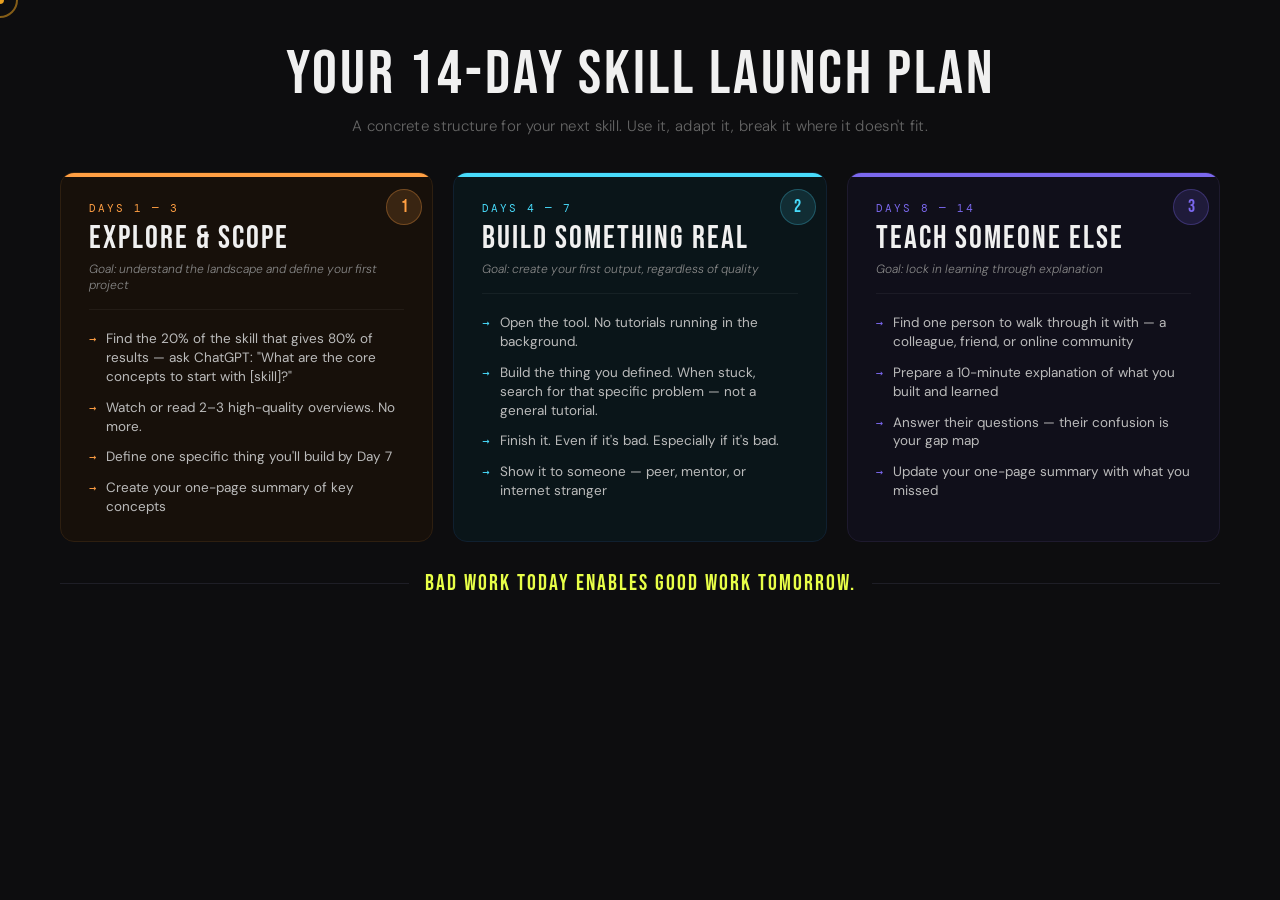
<file: mockups/fourteen_day_plan.html>
<!DOCTYPE html>
<html lang="en">
<head>
<meta charset="UTF-8">
<meta name="viewport" content="width=device-width, initial-scale=1.0">
<title>14-Day Skill Launch Plan</title>
<link href="https://fonts.googleapis.com/css2?family=Bebas+Neue&family=DM+Sans:wght@300;400;500;600&family=DM+Mono:wght@400;500&display=swap" rel="stylesheet">
<style>
  * { margin: 0; padding: 0; box-sizing: border-box; }
  html, body {
    background: #0d0d0f;
    overflow: hidden;
    height: auto;
  }
  .card {
    background: #0d0d0f;
    display: flex;
    flex-direction: column;
    align-items: center;
    padding: 44px 60px 44px;
  }
  .title {
    font-family: 'Bebas Neue', sans-serif;
    font-size: 62px;
    color: #f0f0f0;
    letter-spacing: 3px;
    text-align: center;
    line-height: 1;
  }
  .subtitle {
    font-family: 'DM Sans', sans-serif;
    font-size: 15px;
    color: #666;
    font-weight: 300;
    margin-top: 10px;
    letter-spacing: 0.3px;
  }

  /* Timeline */
  .timeline {
    flex: 1;
    width: 100%;
    display: flex;
    flex-direction: column;
    justify-content: center;
    gap: 0;
    margin-top: 36px;
  }

  /* Progress bar at top */
  .progress-track {
    display: flex;
    align-items: center;
    width: 100%;
    margin-bottom: 16px;
    position: relative;
  }
  .progress-line {
    position: absolute;
    top: 50%;
    left: 0;
    right: 0;
    height: 2px;
    background: #1e1e26;
    z-index: 0;
  }
  .day-markers {
    width: 100%;
    display: flex;
    justify-content: space-between;
    position: relative;
    z-index: 1;
  }
  .day-dot {
    width: 10px;
    height: 10px;
    border-radius: 50%;
    background: #2a2a32;
    border: 2px solid #0d0d0f;
    flex-shrink: 0;
  }
  .day-dot.p1 { background: #ff9f43; }
  .day-dot.p2 { background: #48dbfb; }
  .day-dot.p3 { background: #7b68ee; }

  /* Three phase blocks */
  .phases {
    display: grid;
    grid-template-columns: 1fr 1fr 1fr;
    gap: 20px;
    width: 100%;
  }

  .phase {
    border-radius: 14px;
    padding: 28px 28px 24px;
    position: relative;
    overflow: hidden;
  }

  .phase::before {
    content: '';
    position: absolute;
    top: 0; left: 0; right: 0;
    height: 4px;
    border-radius: 14px 14px 0 0;
  }

  .phase-1 { background: #17100a; border: 1px solid #2e1f10; }
  .phase-1::before { background: #ff9f43; }

  .phase-2 { background: #0a1519; border: 1px solid #102030; }
  .phase-2::before { background: #48dbfb; }

  .phase-3 { background: #100f1a; border: 1px solid #1e1a2e; }
  .phase-3::before { background: #7b68ee; }

  .phase-days {
    font-family: 'DM Mono', monospace;
    font-size: 11px;
    letter-spacing: 2px;
    text-transform: uppercase;
    margin-bottom: 8px;
    white-space: nowrap;
    padding-right: 44px; /* space for the number badge */
  }
  .p1 .phase-days { color: #ff9f43; }
  .p2 .phase-days { color: #48dbfb; }
  .p3 .phase-days { color: #7b68ee; }

  .phase-title {
    font-family: 'Bebas Neue', sans-serif;
    font-size: 32px;
    letter-spacing: 2px;
    line-height: 1;
    margin-bottom: 6px;
    color: #f0f0f0;
  }

  .phase-goal {
    font-family: 'DM Sans', sans-serif;
    font-size: 12px;
    color: #888;
    font-weight: 300;
    font-style: italic;
    margin-bottom: 20px;
    padding-bottom: 16px;
    border-bottom: 1px solid rgba(255,255,255,0.05);
  }

  .bullet-list {
    list-style: none;
    display: flex;
    flex-direction: column;
    gap: 12px;
  }

  .bullet-list li {
    font-family: 'DM Sans', sans-serif;
    font-size: 13.5px;
    color: #bbb;
    font-weight: 400;
    line-height: 1.4;
    display: flex;
    gap: 10px;
    align-items: flex-start;
  }

  .bullet-list li::before {
    content: '→';
    font-family: 'DM Mono', monospace;
    font-size: 12px;
    flex-shrink: 0;
    margin-top: 1px;
  }

  .p1 .bullet-list li::before { color: #ff9f43; }
  .p2 .bullet-list li::before { color: #48dbfb; }
  .p3 .bullet-list li::before { color: #7b68ee; }

  /* FIX: Added display:flex + centering so the number sits properly inside the circle */
  .phase-label {
    position: absolute;
    top: 16px;
    right: 10px;
    width: 36px;
    height: 36px;
    border-radius: 50%;
    font-family: 'Bebas Neue', sans-serif;
    font-size: 18px;
    letter-spacing: 0;
    display: flex;
    align-items: center;
    justify-content: center;
    line-height: 1;
  }
  .p1 .phase-label { background: rgba(255,159,67,0.15); color: #ff9f43; border: 1px solid rgba(255,159,67,0.3); }
  .p2 .phase-label { background: rgba(72,219,251,0.12); color: #48dbfb; border: 1px solid rgba(72,219,251,0.25); }
  .p3 .phase-label { background: rgba(123,104,238,0.15); color: #7b68ee; border: 1px solid rgba(123,104,238,0.3); }

  .footer-rule {
    margin-top: 28px;
    width: 100%;
    display: flex;
    align-items: center;
    gap: 16px;
  }
  .footer-rule::before, .footer-rule::after {
    content: '';
    flex: 1;
    height: 1px;
    background: #1e1e26;
  }
  .footer-text {
    font-family: 'Bebas Neue', sans-serif;
    font-size: 22px;
    color: #e8ff47;
    letter-spacing: 2px;
    white-space: nowrap;
  }
</style>
<style id="cursor-global">
.g-cursor-dot{position:fixed;width:8px;height:8px;background:#e8a020;border-radius:50%;pointer-events:none;z-index:99999;transform:translate(-50%,-50%);transition:transform .1s,background .2s;}
.g-cursor-ring{position:fixed;width:36px;height:36px;border:2px solid rgba(232,160,32,0.55);border-radius:50%;pointer-events:none;z-index:99998;transform:translate(-50%,-50%);}
body.g-cursor-hover .g-cursor-dot{transform:translate(-50%,-50%) scale(2);background:#fff;}
body.g-cursor-hover .g-cursor-ring{width:52px;height:52px;}
@media(hover:none){.g-cursor-dot,.g-cursor-ring{display:none;}}
</style>
</head>
<body>
<div class="g-cursor-dot" id="gCursorDot"></div><div class="g-cursor-ring" id="gCursorRing"></div>
<div class="card">
  <div class="title">YOUR 14-DAY SKILL LAUNCH PLAN</div>
  <div class="subtitle">A concrete structure for your next skill. Use it, adapt it, break it where it doesn't fit.</div>

  <div class="timeline">
    <div class="phases">

      <!-- Phase 1 -->
      <div class="phase phase-1 p1">
        <div class="phase-label">1</div>
        <div class="phase-days">Days 1 — 3</div>
        <div class="phase-title">Explore & Scope</div>
        <div class="phase-goal">Goal: understand the landscape and define your first project</div>
        <ul class="bullet-list">
          <li>Find the 20% of the skill that gives 80% of results — ask ChatGPT: "What are the core concepts to start with [skill]?"</li>
          <li>Watch or read 2–3 high-quality overviews. No more.</li>
          <li>Define one specific thing you'll build by Day 7</li>
          <li>Create your one-page summary of key concepts</li>
        </ul>
      </div>

      <!-- Phase 2 -->
      <div class="phase phase-2 p2">
        <div class="phase-label">2</div>
        <div class="phase-days">Days 4 — 7</div>
        <div class="phase-title">Build Something Real</div>
        <div class="phase-goal">Goal: create your first output, regardless of quality</div>
        <ul class="bullet-list">
          <li>Open the tool. No tutorials running in the background.</li>
          <li>Build the thing you defined. When stuck, search for that specific problem — not a general tutorial.</li>
          <li>Finish it. Even if it's bad. Especially if it's bad.</li>
          <li>Show it to someone — peer, mentor, or internet stranger</li>
        </ul>
      </div>

      <!-- Phase 3 -->
      <div class="phase phase-3 p3">
        <div class="phase-label">3</div>
        <div class="phase-days">Days 8 — 14</div>
        <div class="phase-title">Teach Someone Else</div>
        <div class="phase-goal">Goal: lock in learning through explanation</div>
        <ul class="bullet-list">
          <li>Find one person to walk through it with — a colleague, friend, or online community</li>
          <li>Prepare a 10-minute explanation of what you built and learned</li>
          <li>Answer their questions — their confusion is your gap map</li>
          <li>Update your one-page summary with what you missed</li>
        </ul>
      </div>

    </div>

    <div class="footer-rule">
      <span class="footer-text">Bad work today enables good work tomorrow.</span>
    </div>
  </div>
</div>
<script id="cursor-global-js">
(function(){
  var dot=document.getElementById("gCursorDot"),ring=document.getElementById("gCursorRing");
  if(!dot||!ring)return;
  var mx=0,my=0,rx=0,ry=0;
  document.addEventListener("mousemove",function(e){mx=e.clientX;my=e.clientY;dot.style.left=mx+"px";dot.style.top=my+"px";});
  (function ani(){rx+=(mx-rx)*.13;ry+=(my-ry)*.13;ring.style.left=rx+"px";ring.style.top=ry+"px";requestAnimationFrame(ani);})();
  document.querySelectorAll("a,button,[onclick]").forEach(function(el){
    el.addEventListener("mouseenter",function(){document.body.classList.add("g-cursor-hover");});
    el.addEventListener("mouseleave",function(){document.body.classList.remove("g-cursor-hover");});
  });
  document.body.style.cursor="none";
})();
</script>
</body>
</html>
</file>
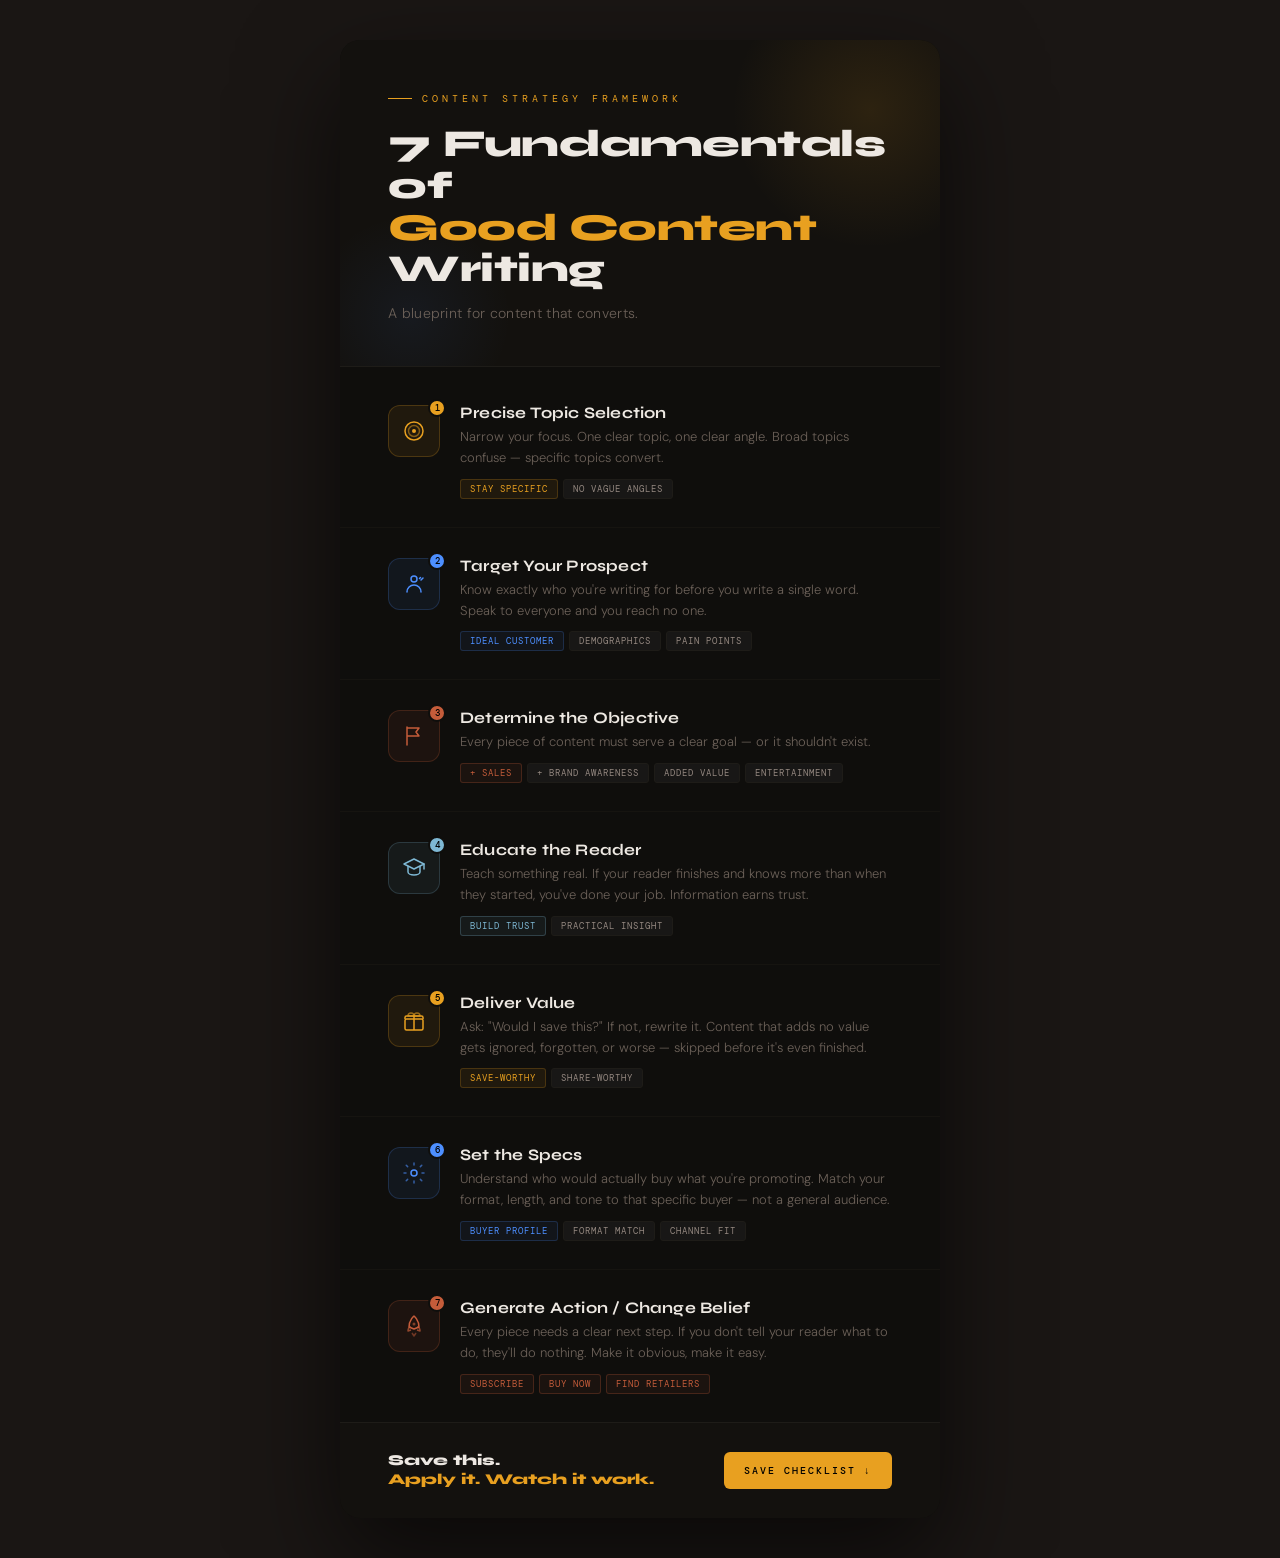
<file: mockups/infographic.html>
<!DOCTYPE html>
<html lang="en">
<head>
<meta charset="UTF-8">
<meta name="viewport" content="width=device-width, initial-scale=1.0">
<title>7 Fundamentals of Good Content Writing</title>
<link href="https://fonts.googleapis.com/css2?family=Syne:wght@700;800&family=DM+Sans:wght@300;400;500&family=DM+Mono:wght@500&display=swap" rel="stylesheet">
<style>
  * { margin: 0; padding: 0; box-sizing: border-box; }
  body {
    background: #1a1614;
    display: flex;
    justify-content: center;
    align-items: flex-start;
    padding: 40px 20px;
    min-height: 100vh;
    font-family: 'DM Sans', sans-serif;
  }

  .infographic {
    width: 600px;
    background: #0f0e0c;
    border-radius: 20px;
    overflow: hidden;
    position: relative;
    box-shadow: 0 40px 100px rgba(0,0,0,0.6);
  }

  /* ---- HEADER ---- */
  .header {
    background: #13110e;
    padding: 52px 48px 44px;
    position: relative;
    overflow: hidden;
    border-bottom: 1px solid #1e1c18;
  }

  .header::before {
    content: '';
    position: absolute;
    top: -80px; right: -80px;
    width: 300px; height: 300px;
    background: radial-gradient(circle, rgba(232,160,32,0.12) 0%, transparent 65%);
    pointer-events: none;
  }

  .header::after {
    content: '';
    position: absolute;
    bottom: -60px; left: -40px;
    width: 220px; height: 220px;
    background: radial-gradient(circle, rgba(77,143,255,0.07) 0%, transparent 65%);
    pointer-events: none;
  }

  .header-eyebrow {
    font-family: 'DM Mono', monospace;
    font-size: 10px;
    letter-spacing: 4px;
    text-transform: uppercase;
    color: #e8a020;
    margin-bottom: 18px;
    display: flex;
    align-items: center;
    gap: 10px;
    position: relative;
    z-index: 1;
  }

  .header-eyebrow::before {
    content: '';
    width: 24px;
    height: 1px;
    background: #e8a020;
  }

  .header-title {
    font-family: 'Syne', sans-serif;
    font-size: 38px;
    font-weight: 800;
    line-height: 1.1;
    color: #ede8e2;
    letter-spacing: -0.5px;
    margin-bottom: 14px;
    position: relative;
    z-index: 1;
  }

  .header-title span { color: #e8a020; }

  .header-sub {
    font-size: 14px;
    font-weight: 300;
    color: #6b6058;
    letter-spacing: 0.3px;
    position: relative;
    z-index: 1;
  }

  /* ---- BODY ---- */
  .body {
    padding: 8px 0 0;
  }

  /* ---- ITEM ---- */
  .item {
    padding: 28px 48px;
    display: grid;
    grid-template-columns: 52px 1fr;
    gap: 20px;
    align-items: flex-start;
    border-bottom: 1px solid #161410;
    position: relative;
    transition: background 0.2s ease;
  }

  .item:last-child { border-bottom: none; }

  .item:hover { background: #131109; }

  /* Accent left bar on hover */
  .item::before {
    content: '';
    position: absolute;
    left: 0; top: 0; bottom: 0;
    width: 3px;
    background: var(--accent, #e8a020);
    transform: scaleY(0);
    transform-origin: top;
    transition: transform 0.3s ease;
  }
  .item:hover::before { transform: scaleY(1); }

  /* Icon */
  .item-icon {
    width: 52px;
    height: 52px;
    border-radius: 12px;
    background: var(--icon-bg, rgba(232,160,32,0.08));
    border: 1px solid var(--icon-border, rgba(232,160,32,0.2));
    display: flex;
    align-items: center;
    justify-content: center;
    flex-shrink: 0;
    position: relative;
    margin-top: 2px;
  }

  .item-icon svg {
    width: 24px;
    height: 24px;
  }

  .item-num {
    position: absolute;
    top: -7px;
    right: -7px;
    width: 18px;
    height: 18px;
    background: var(--accent, #e8a020);
    border-radius: 50%;
    font-family: 'DM Mono', monospace;
    font-size: 9px;
    font-weight: 500;
    color: #000;
    display: flex;
    align-items: center;
    justify-content: center;
    border: 2px solid #0f0e0c;
  }

  /* Content */
  
  .item-title {
    font-family: 'Syne', sans-serif;
    font-size: 16px;
    font-weight: 700;
    color: #ede8e2;
    margin-bottom: 5px;
    letter-spacing: 0.2px;
  }

  .item-desc {
    font-size: 13px;
    font-weight: 300;
    color: #6b6058;
    line-height: 1.6;
  }

  .item-tags {
    display: flex;
    flex-wrap: wrap;
    gap: 5px;
    margin-top: 10px;
  }

  .tag {
    font-family: 'DM Mono', monospace;
    font-size: 9px;
    letter-spacing: 1px;
    text-transform: uppercase;
    padding: 3px 9px;
    border-radius: 3px;
    background: rgba(255,255,255,0.04);
    border: 1px solid #1e1c18;
    color: #948880;
  }

  .tag.accent {
    background: rgba(232,160,32,0.08);
    border-color: rgba(232,160,32,0.2);
    color: #e8a020;
  }

  .tag.cold {
    background: rgba(77,143,255,0.06);
    border-color: rgba(77,143,255,0.2);
    color: #4d8fff;
  }

  /* ---- FOOTER ---- */
  .footer {
    background: #13110e;
    border-top: 1px solid #1e1c18;
    padding: 28px 48px;
    display: flex;
    align-items: center;
    justify-content: space-between;
    gap: 16px;
  }

  .footer-cta {
    font-family: 'Syne', sans-serif;
    font-size: 15px;
    font-weight: 800;
    color: #ede8e2;
    line-height: 1.3;
  }

  .footer-cta span { color: #e8a020; }

  .footer-btn {
    background: #e8a020;
    color: #000;
    font-family: 'DM Mono', monospace;
    font-size: 10px;
    letter-spacing: 2px;
    text-transform: uppercase;
    font-weight: 500;
    padding: 12px 20px;
    border-radius: 6px;
    white-space: nowrap;
    flex-shrink: 0;
    cursor: pointer;
    border: none;
  }

  /* ---- DIVIDER ---- */
  .section-divider {
    display: flex;
    align-items: center;
    gap: 12px;
    padding: 16px 48px 0;
  }

  .section-divider span {
    font-family: 'DM Mono', monospace;
    font-size: 9px;
    letter-spacing: 3px;
    text-transform: uppercase;
    color: #2a2520;
    white-space: nowrap;
  }

  .section-divider::before,
  .section-divider::after {
    content: '';
    flex: 1;
    height: 1px;
    background: #1e1c18;
  }
</style>
</head>
<body>

<div class="infographic">

  <!-- HEADER -->
  <div class="header">
    <div class="header-eyebrow">Content Strategy Framework</div>
    <div class="header-title">7 Fundamentals of<br><span>Good Content</span> Writing</div>
    <div class="header-sub">A blueprint for content that converts.</div>
  </div>

  <!-- ITEMS -->
  <div class="body">

    <!-- 1 -->
    <div class="item" style="--accent:#e8a020; --icon-bg:rgba(232,160,32,0.08); --icon-border:rgba(232,160,32,0.22);">
      <div class="item-icon">
        <span class="item-num">1</span>
        <!-- Bullseye icon -->
        <svg viewBox="0 0 24 24" fill="none" xmlns="http://www.w3.org/2000/svg">
          <circle cx="12" cy="12" r="9" stroke="#e8a020" stroke-width="1.5"/>
          <circle cx="12" cy="12" r="5.5" stroke="#e8a020" stroke-width="1.5" opacity="0.5"/>
          <circle cx="12" cy="12" r="2" fill="#e8a020"/>
        </svg>
      </div>
      <div class="item-content">
        <div class="item-title">Precise Topic Selection</div>
        <div class="item-desc">Narrow your focus. One clear topic, one clear angle. Broad topics confuse — specific topics convert.</div>
        <div class="item-tags">
          <span class="tag accent">Stay specific</span>
          <span class="tag">No vague angles</span>
        </div>
      </div>
    </div>

    <!-- 2 -->
    <div class="item" style="--accent:#4d8fff; --icon-bg:rgba(77,143,255,0.07); --icon-border:rgba(77,143,255,0.2);">
      <div class="item-icon">
        <span class="item-num" style="background:#4d8fff;">2</span>
        <!-- Person / target icon -->
        <svg viewBox="0 0 24 24" fill="none" xmlns="http://www.w3.org/2000/svg">
          <circle cx="12" cy="7" r="3" stroke="#4d8fff" stroke-width="1.5"/>
          <path d="M5 20c0-3.866 3.134-7 7-7s7 3.134 7 7" stroke="#4d8fff" stroke-width="1.5" stroke-linecap="round"/>
          <path d="M19 8l2-2M17.5 6.5l1-1" stroke="#4d8fff" stroke-width="1.5" stroke-linecap="round"/>
        </svg>
      </div>
      <div class="item-content">
        <div class="item-title">Target Your Prospect</div>
        <div class="item-desc">Know exactly who you're writing for before you write a single word. Speak to everyone and you reach no one.</div>
        <div class="item-tags">
          <span class="tag cold">Ideal customer</span>
          <span class="tag">Demographics</span>
          <span class="tag">Pain points</span>
        </div>
      </div>
    </div>

    <!-- 3 -->
    <div class="item" style="--accent:#c45c3a; --icon-bg:rgba(196,92,58,0.08); --icon-border:rgba(196,92,58,0.22);">
      <div class="item-icon">
        <span class="item-num" style="background:#c45c3a;">3</span>
        <!-- Flag / objective icon -->
        <svg viewBox="0 0 24 24" fill="none" xmlns="http://www.w3.org/2000/svg">
          <path d="M5 3v18" stroke="#c45c3a" stroke-width="1.5" stroke-linecap="round"/>
          <path d="M5 4h12l-3 4 3 4H5" stroke="#c45c3a" stroke-width="1.5" stroke-linejoin="round"/>
        </svg>
      </div>
      <div class="item-content">
        <div class="item-title">Determine the Objective</div>
        <div class="item-desc">Every piece of content must serve a clear goal — or it shouldn't exist.</div>
        <div class="item-tags">
          <span class="tag" style="color:#c45c3a;border-color:rgba(196,92,58,0.25);background:rgba(196,92,58,0.07);">+ Sales</span>
          <span class="tag">+ Brand Awareness</span>
          <span class="tag">Added Value</span>
          <span class="tag">Entertainment</span>
        </div>
      </div>
    </div>

    <!-- 4 -->
    <div class="item" style="--accent:#7eb8d4; --icon-bg:rgba(126,184,212,0.07); --icon-border:rgba(126,184,212,0.2);">
      <div class="item-icon">
        <span class="item-num" style="background:#7eb8d4;">4</span>
        <!-- Graduation cap -->
        <svg viewBox="0 0 24 24" fill="none" xmlns="http://www.w3.org/2000/svg">
          <path d="M12 3L2 8l10 5 10-5-10-5z" stroke="#7eb8d4" stroke-width="1.5" stroke-linejoin="round"/>
          <path d="M6 10.5V16c0 1.657 2.686 3 6 3s6-1.343 6-3v-5.5" stroke="#7eb8d4" stroke-width="1.5" stroke-linecap="round"/>
          <path d="M22 8v5" stroke="#7eb8d4" stroke-width="1.5" stroke-linecap="round"/>
        </svg>
      </div>
      <div class="item-content">
        <div class="item-title">Educate the Reader</div>
        <div class="item-desc">Teach something real. If your reader finishes and knows more than when they started, you've done your job. Information earns trust.</div>
        <div class="item-tags">
          <span class="tag" style="color:#7eb8d4;border-color:rgba(126,184,212,0.25);background:rgba(126,184,212,0.07);">Build trust</span>
          <span class="tag">Practical insight</span>
        </div>
      </div>
    </div>

    <!-- 5 -->
    <div class="item" style="--accent:#e8a020; --icon-bg:rgba(232,160,32,0.08); --icon-border:rgba(232,160,32,0.22);">
      <div class="item-icon">
        <span class="item-num">5</span>
        <!-- Gift box / value -->
        <svg viewBox="0 0 24 24" fill="none" xmlns="http://www.w3.org/2000/svg">
          <rect x="3" y="10" width="18" height="11" rx="1.5" stroke="#e8a020" stroke-width="1.5"/>
          <path d="M3 10V8.5A1.5 1.5 0 0 1 4.5 7h15A1.5 1.5 0 0 1 21 8.5V10" stroke="#e8a020" stroke-width="1.5"/>
          <path d="M12 7V21" stroke="#e8a020" stroke-width="1.5"/>
          <path d="M12 7c0-1.657-1.343-3-3-3S6 5.343 6 7h6z" stroke="#e8a020" stroke-width="1.5" stroke-linejoin="round" opacity="0.6"/>
          <path d="M12 7c0-1.657 1.343-3 3-3s3 1.343 3 3h-6z" stroke="#e8a020" stroke-width="1.5" stroke-linejoin="round" opacity="0.6"/>
        </svg>
      </div>
      <div class="item-content">
        <div class="item-title">Deliver Value</div>
        <div class="item-desc">Ask: "Would I save this?" If not, rewrite it. Content that adds no value gets ignored, forgotten, or worse — skipped before it's even finished.</div>
        <div class="item-tags">
          <span class="tag accent">Save-worthy</span>
          <span class="tag">Share-worthy</span>
        </div>
      </div>
    </div>

    <!-- 6 -->
    <div class="item" style="--accent:#4d8fff; --icon-bg:rgba(77,143,255,0.07); --icon-border:rgba(77,143,255,0.2);">
      <div class="item-icon">
        <span class="item-num" style="background:#4d8fff;">6</span>
        <!-- Settings / specs icon -->
        <svg viewBox="0 0 24 24" fill="none" xmlns="http://www.w3.org/2000/svg">
          <circle cx="12" cy="12" r="3" stroke="#4d8fff" stroke-width="1.5"/>
          <path d="M12 2v2M12 20v2M4.22 4.22l1.42 1.42M18.36 18.36l1.42 1.42M2 12h2M20 12h2M4.22 19.78l1.42-1.42M18.36 5.64l1.42-1.42" stroke="#4d8fff" stroke-width="1.5" stroke-linecap="round" opacity="0.6"/>
        </svg>
      </div>
      <div class="item-content">
        <div class="item-title">Set the Specs</div>
        <div class="item-desc">Understand who would actually buy what you're promoting. Match your format, length, and tone to that specific buyer — not a general audience.</div>
        <div class="item-tags">
          <span class="tag cold">Buyer profile</span>
          <span class="tag">Format match</span>
          <span class="tag">Channel fit</span>
        </div>
      </div>
    </div>

    <!-- 7 -->
    <div class="item" style="--accent:#c45c3a; --icon-bg:rgba(196,92,58,0.08); --icon-border:rgba(196,92,58,0.22); border-bottom:none;">
      <div class="item-icon">
        <span class="item-num" style="background:#c45c3a;">7</span>
        <!-- Rocket icon -->
        <svg viewBox="0 0 24 24" fill="none" xmlns="http://www.w3.org/2000/svg">
          <path d="M12 2C12 2 7 6 7 13l5 2 5-2c0-7-5-11-5-11z" stroke="#c45c3a" stroke-width="1.5" stroke-linejoin="round"/>
          <path d="M9 13c-2 0-3 2-3 4l3-1" stroke="#c45c3a" stroke-width="1.5" stroke-linejoin="round" opacity="0.7"/>
          <path d="M15 13c2 0 3 2 3 4l-3-1" stroke="#c45c3a" stroke-width="1.5" stroke-linejoin="round" opacity="0.7"/>
          <circle cx="12" cy="10" r="1.5" fill="#c45c3a" opacity="0.6"/>
          <path d="M10 19l2 3 2-3" stroke="#c45c3a" stroke-width="1.5" stroke-linejoin="round" opacity="0.5"/>
        </svg>
      </div>
      <div class="item-content">
        <div class="item-title">Generate Action / Change Belief</div>
        <div class="item-desc">Every piece needs a clear next step. If you don't tell your reader what to do, they'll do nothing. Make it obvious, make it easy.</div>
        <div class="item-tags">
          <span class="tag" style="color:#c45c3a;border-color:rgba(196,92,58,0.25);background:rgba(196,92,58,0.07);">Subscribe</span>
          <span class="tag" style="color:#c45c3a;border-color:rgba(196,92,58,0.25);background:rgba(196,92,58,0.07);">Buy Now</span>
          <span class="tag" style="color:#c45c3a;border-color:rgba(196,92,58,0.25);background:rgba(196,92,58,0.07);">Find Retailers</span>
        </div>
      </div>
    </div>

  </div>

  <!-- FOOTER CTA -->
  <div class="footer">
    <div class="footer-cta">Save this.<br><span>Apply it. Watch it work.</span></div>
    <button class="footer-btn">Save Checklist ↓</button>
  </div>

</div>

</body>
</html>
</file>
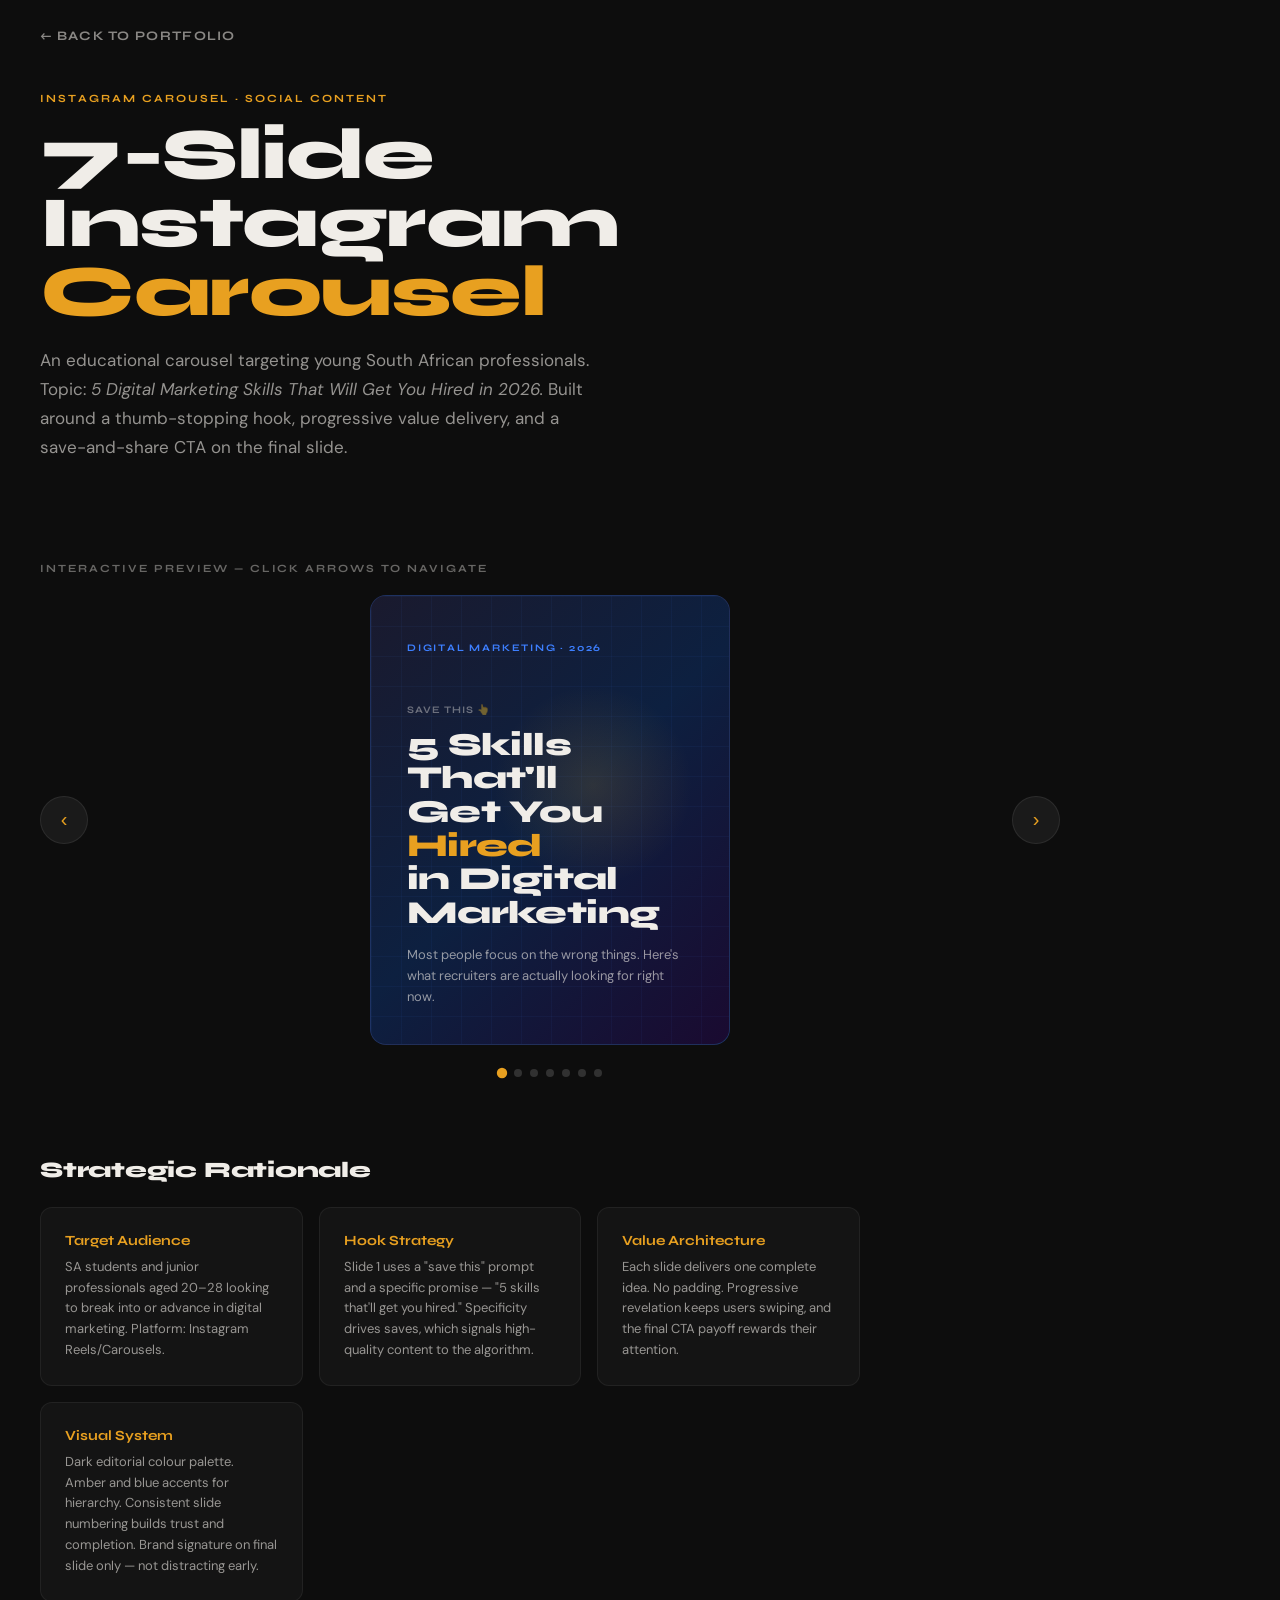
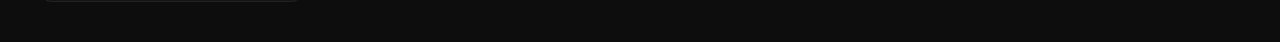
<file: mockups/instagram-carousel.html>
<!DOCTYPE html>
<html lang="en">
<head>
<meta charset="UTF-8">
<meta name="viewport" content="width=device-width, initial-scale=1.0">
<title>Instagram Carousel — Njabulo Mahumane</title>
<style>
@import url('https://fonts.googleapis.com/css2?family=Syne:wght@700;800&family=DM+Sans:wght@400;500;600&display=swap');
*{box-sizing:border-box;margin:0;padding:0;}
body{background:#0d0d0d;color:#f0ede8;font-family:'DM Sans',sans-serif;min-height:100vh;}
.back{display:inline-flex;align-items:center;gap:8px;padding:28px 40px;font-family:'Syne',sans-serif;font-size:13px;font-weight:700;letter-spacing:.1em;text-transform:uppercase;color:rgba(240,237,232,.55);text-decoration:none;transition:color .2s;}
.back:hover{color:#e8a020;}
.hero{padding:20px 40px 60px;max-width:900px;}
.tag{font-family:'Syne',sans-serif;font-size:11px;font-weight:700;letter-spacing:.18em;text-transform:uppercase;color:#e8a020;margin-bottom:16px;}
.title{font-family:'Syne',sans-serif;font-size:clamp(36px,6vw,72px);font-weight:800;line-height:.95;letter-spacing:-.02em;margin-bottom:20px;}
.subtitle{color:rgba(240,237,232,.6);font-size:17px;line-height:1.7;max-width:560px;}

/* Carousel viewer */
.carousel-section{padding:40px;max-width:1100px;}
.carousel-label{font-family:'Syne',sans-serif;font-size:11px;font-weight:700;letter-spacing:.18em;text-transform:uppercase;color:rgba(240,237,232,.4);margin-bottom:20px;}
.carousel-viewer{display:flex;align-items:center;gap:32px;}
.carousel-btn{width:48px;height:48px;border-radius:50%;background:#1a1a1a;border:1px solid rgba(255,255,255,.08);color:#e8a020;font-size:20px;cursor:pointer;display:flex;align-items:center;justify-content:center;flex-shrink:0;transition:background .2s;}
.carousel-btn:hover{background:#e8a020;color:#0d0d0d;}
.slide-wrap{flex:1;display:flex;justify-content:center;}
.slide{width:360px;height:450px;border-radius:16px;overflow:hidden;position:relative;flex-shrink:0;}

/* Individual slide designs */
.slide-1{background:linear-gradient(145deg,#1a1a2e,#16213e);border:1px solid rgba(61,127,255,.2);}
.slide-2{background:linear-gradient(145deg,#1a1209,#2a1f05);border:1px solid rgba(232,160,32,.2);}
.slide-3,.slide-5,.slide-7{background:linear-gradient(145deg,#111,#1a1a1a);border:1px solid rgba(255,255,255,.06);}
.slide-4,.slide-6{background:linear-gradient(145deg,#0d1a0d,#0a1a12);border:1px solid rgba(61,255,127,.1);}

.slide-inner{padding:36px;height:100%;display:flex;flex-direction:column;}
.slide-num{font-family:'Syne',sans-serif;font-size:11px;font-weight:700;letter-spacing:.14em;color:rgba(240,237,232,.3);margin-bottom:auto;}
.slide-eyebrow{font-family:'Syne',sans-serif;font-size:11px;font-weight:700;letter-spacing:.14em;text-transform:uppercase;color:#3d7fff;margin-bottom:12px;}
.slide-headline{font-family:'Syne',sans-serif;font-size:28px;font-weight:800;line-height:1.1;letter-spacing:-.01em;margin-bottom:16px;}
.slide-headline .hl{color:#e8a020;}
.slide-body{color:rgba(240,237,232,.65);font-size:14px;line-height:1.65;flex:1;}
.slide-cta{margin-top:20px;font-family:'Syne',sans-serif;font-size:12px;font-weight:700;letter-spacing:.1em;text-transform:uppercase;color:#e8a020;}
.slide-brand{font-family:'Syne',sans-serif;font-size:13px;font-weight:800;letter-spacing:.06em;color:rgba(240,237,232,.4);margin-bottom:16px;}

/* Cover slide */
.slide-1 .slide-inner{justify-content:flex-end;background:linear-gradient(to top,rgba(0,0,0,.6) 0%,transparent 60%);}
.cover-bg{position:absolute;inset:0;background:linear-gradient(135deg,#1a1a2e 0%,#0d2040 50%,#1a0a30 100%);}
.cover-grid{position:absolute;inset:0;background-image:linear-gradient(rgba(61,127,255,.05) 1px,transparent 1px),linear-gradient(90deg,rgba(61,127,255,.05) 1px,transparent 1px);background-size:30px 30px;}
.cover-blob{position:absolute;width:200px;height:200px;background:radial-gradient(circle,rgba(232,160,32,.15),transparent 70%);top:20%;right:10%;border-radius:50%;}
.cover-content{position:relative;z-index:1;padding:36px;display:flex;flex-direction:column;height:100%;}
.cover-tag{font-family:'Syne',sans-serif;font-size:10px;font-weight:700;letter-spacing:.18em;text-transform:uppercase;color:#3d7fff;margin-bottom:auto;padding-top:10px;}
.cover-save{font-family:'Syne',sans-serif;font-size:10px;font-weight:700;letter-spacing:.1em;text-transform:uppercase;color:rgba(240,237,232,.4);margin-bottom:12px;}
.cover-title{font-family:'Syne',sans-serif;font-size:32px;font-weight:800;line-height:1.05;letter-spacing:-.02em;margin-bottom:16px;}
.cover-title span{color:#e8a020;}
.cover-sub{color:rgba(240,237,232,.6);font-size:13px;line-height:1.6;}

/* Stat slide */
.stat-row{display:flex;gap:16px;margin:16px 0;}
.stat-box{flex:1;background:rgba(232,160,32,.08);border:1px solid rgba(232,160,32,.2);border-radius:10px;padding:14px;text-align:center;}
.stat-box .n{font-family:'Syne',sans-serif;font-size:26px;font-weight:800;color:#e8a020;}
.stat-box .l{font-size:11px;color:rgba(240,237,232,.5);margin-top:4px;}

/* Tips slide */
.tip-list{display:flex;flex-direction:column;gap:10px;margin-top:8px;}
.tip-item{display:flex;align-items:flex-start;gap:10px;font-size:13px;line-height:1.5;color:rgba(240,237,232,.7);}
.tip-icon{width:20px;height:20px;border-radius:50%;background:#e8a020;display:flex;align-items:center;justify-content:center;font-size:10px;flex-shrink:0;color:#0d0d0d;font-weight:700;}

/* Indicators */
.indicators{display:flex;justify-content:center;gap:8px;margin-top:24px;}
.dot{width:8px;height:8px;border-radius:50%;background:rgba(255,255,255,.15);cursor:pointer;transition:background .2s,transform .2s;}
.dot.active{background:#e8a020;transform:scale(1.3);}

/* Rationale section */
.rationale{padding:40px;max-width:900px;}
.rationale h2{font-family:'Syne',sans-serif;font-size:22px;font-weight:800;margin-bottom:24px;letter-spacing:-.01em;}
.rat-grid{display:grid;grid-template-columns:repeat(auto-fit,minmax(260px,1fr));gap:16px;}
.rat-card{background:#141414;border:1px solid rgba(255,255,255,.06);border-radius:12px;padding:24px;}
.rat-card h3{font-family:'Syne',sans-serif;font-size:14px;font-weight:700;color:#e8a020;margin-bottom:8px;}
.rat-card p{font-size:13px;color:rgba(240,237,232,.6);line-height:1.6;}
</style>
</head>
<body>

<a class="back" href="../index.html">← Back to Portfolio</a>

<div class="hero">
  <div class="tag">Instagram Carousel · Social Content</div>
  <h1 class="title">7-Slide Instagram<br><span style="color:#e8a020">Carousel</span></h1>
  <p class="subtitle">An educational carousel targeting young South African professionals. Topic: <em>5 Digital Marketing Skills That Will Get You Hired in 2026.</em> Built around a thumb-stopping hook, progressive value delivery, and a save-and-share CTA on the final slide.</p>
</div>

<div class="carousel-section">
  <div class="carousel-label">Interactive Preview — Click arrows to navigate</div>
  <div class="carousel-viewer">
    <button class="carousel-btn" id="prevBtn">‹</button>
    <div class="slide-wrap">

      <!-- SLIDE 1: COVER -->
      <div class="slide slide-1" id="slide-0" style="display:flex;">
        <div class="cover-bg"></div>
        <div class="cover-grid"></div>
        <div class="cover-blob"></div>
        <div class="cover-content">
          <div class="cover-tag">Digital Marketing · 2026</div>
          <div>
            <div class="cover-save">SAVE THIS 👆</div>
            <div class="cover-title">5 Skills That'll<br>Get You <span>Hired</span><br>in Digital Marketing</div>
            <div class="cover-sub">Most people focus on the wrong things. Here's what recruiters are actually looking for right now.</div>
          </div>
        </div>
      </div>

      <!-- SLIDE 2 -->
      <div class="slide slide-2" id="slide-1" style="display:none;">
        <div class="slide-inner">
          <div class="slide-num">02 / 07</div>
          <div>
            <div class="slide-eyebrow" style="color:#e8a020">The Reality Check</div>
            <div class="slide-headline">The market has <span class="hl">changed.</span></div>
            <div class="slide-body">Digital marketing jobs in SA grew 34% in 2025. But so did competition. The difference between getting hired and getting ignored? The skills you can actually prove.</div>
          </div>
          <div class="stat-row">
            <div class="stat-box"><div class="n">34%</div><div class="l">Job growth</div></div>
            <div class="stat-box"><div class="n">3×</div><div class="l">More applicants</div></div>
          </div>
          <div class="slide-cta">Swipe to see what works →</div>
        </div>
      </div>

      <!-- SLIDE 3 -->
      <div class="slide slide-3" id="slide-2" style="display:none;">
        <div class="slide-inner">
          <div class="slide-num">03 / 07</div>
          <div>
            <div class="slide-eyebrow">Skill #1</div>
            <div class="slide-headline">Short-Form <span class="hl">Video</span> Strategy</div>
            <div class="slide-body">Not just posting on TikTok — understanding hooks, retention, and how to brief a creator. Brands that nail short-form get 3× more organic reach than those that don't.</div>
          </div>
          <div class="tip-list">
            <div class="tip-item"><div class="tip-icon">✓</div>Write scroll-stopping hooks</div>
            <div class="tip-item"><div class="tip-icon">✓</div>Understand platform-native formats</div>
            <div class="tip-item"><div class="tip-icon">✓</div>Brief creators with clear objectives</div>
          </div>
        </div>
      </div>

      <!-- SLIDE 4 -->
      <div class="slide slide-4" id="slide-3" style="display:none;">
        <div class="slide-inner">
          <div class="slide-num">04 / 07</div>
          <div>
            <div class="slide-eyebrow" style="color:#27ae60">Skill #2</div>
            <div class="slide-headline">Data Literacy &amp; <span class="hl">GA4</span></div>
            <div class="slide-body">You don't need to be a data scientist. But you do need to read a GA4 report, identify what's working, and explain it to a non-technical manager. That alone puts you ahead of 60% of applicants.</div>
          </div>
          <div class="tip-list" style="margin-top:16px;">
            <div class="tip-item"><div class="tip-icon" style="background:#27ae60">✓</div>Set up goals and conversion tracking</div>
            <div class="tip-item"><div class="tip-icon" style="background:#27ae60">✓</div>Build basic dashboards</div>
            <div class="tip-item"><div class="tip-icon" style="background:#27ae60">✓</div>Present insights, not just data</div>
          </div>
        </div>
      </div>

      <!-- SLIDE 5 -->
      <div class="slide slide-5" id="slide-4" style="display:none;">
        <div class="slide-inner">
          <div class="slide-num">05 / 07</div>
          <div>
            <div class="slide-eyebrow">Skill #3 & #4</div>
            <div class="slide-headline">SEO + <span class="hl">Paid Ads</span></div>
            <div class="slide-body">Organic reach is declining. Knowing how to run a Meta or Google Ads campaign — even with a small budget — is now a baseline expectation. Pair it with basic SEO and you're unstoppable.</div>
          </div>
          <div class="stat-row" style="margin-top:16px;">
            <div class="stat-box" style="background:rgba(61,127,255,.08);border-color:rgba(61,127,255,.2);">
              <div class="n" style="color:#3d7fff;font-size:18px;">SEO</div>
              <div class="l">Long-term traffic</div>
            </div>
            <div class="stat-box">
              <div class="n" style="font-size:18px;">PPC</div>
              <div class="l">Instant visibility</div>
            </div>
          </div>
          <div class="slide-cta">Both. Always both.</div>
        </div>
      </div>

      <!-- SLIDE 6 -->
      <div class="slide slide-4" id="slide-5" style="display:none;">
        <div class="slide-inner">
          <div class="slide-num">06 / 07</div>
          <div>
            <div class="slide-eyebrow" style="color:#27ae60">Skill #5</div>
            <div class="slide-headline">Copywriting That <span class="hl">Converts</span></div>
            <div class="slide-body">Headlines, CTAs, ad copy, email subject lines — the ability to write words that make people act is the highest-leverage skill in digital marketing. It touches everything.</div>
          </div>
          <div class="tip-list" style="margin-top:16px;">
            <div class="tip-item"><div class="tip-icon" style="background:#27ae60">✓</div>Write benefit-first headlines</div>
            <div class="tip-item"><div class="tip-icon" style="background:#27ae60">✓</div>Use social proof naturally</div>
            <div class="tip-item"><div class="tip-icon" style="background:#27ae60">✓</div>A/B test your CTAs</div>
          </div>
        </div>
      </div>

      <!-- SLIDE 7: CTA -->
      <div class="slide slide-2" id="slide-6" style="display:none;">
        <div class="slide-inner">
          <div class="slide-num">07 / 07</div>
          <div class="slide-brand">NJABULO MAHUMANE</div>
          <div style="flex:1;display:flex;flex-direction:column;justify-content:center;">
            <div class="slide-headline" style="font-size:26px;">Save this. Share it with someone who needs it. <span class="hl">Then go build something.</span></div>
          </div>
          <div style="display:flex;gap:10px;margin-bottom:16px;">
            <div style="flex:1;background:rgba(232,160,32,.1);border:1px solid rgba(232,160,32,.3);border-radius:8px;padding:12px;text-align:center;font-family:'Syne',sans-serif;font-size:12px;font-weight:700;">💾 SAVE</div>
            <div style="flex:1;background:rgba(232,160,32,.1);border:1px solid rgba(232,160,32,.3);border-radius:8px;padding:12px;text-align:center;font-family:'Syne',sans-serif;font-size:12px;font-weight:700;">📤 SHARE</div>
          </div>
          <div style="font-size:12px;color:rgba(240,237,232,.4);">Follow for more marketing insights ✦</div>
        </div>
      </div>

    </div>
    <button class="carousel-btn" id="nextBtn">›</button>
  </div>
  <div class="indicators" id="indicators">
    <div class="dot active" data-i="0"></div>
    <div class="dot" data-i="1"></div>
    <div class="dot" data-i="2"></div>
    <div class="dot" data-i="3"></div>
    <div class="dot" data-i="4"></div>
    <div class="dot" data-i="5"></div>
    <div class="dot" data-i="6"></div>
  </div>
</div>

<div class="rationale">
  <h2>Strategic Rationale</h2>
  <div class="rat-grid">
    <div class="rat-card">
      <h3>Target Audience</h3>
      <p>SA students and junior professionals aged 20–28 looking to break into or advance in digital marketing. Platform: Instagram Reels/Carousels.</p>
    </div>
    <div class="rat-card">
      <h3>Hook Strategy</h3>
      <p>Slide 1 uses a "save this" prompt and a specific promise — "5 skills that'll get you hired." Specificity drives saves, which signals high-quality content to the algorithm.</p>
    </div>
    <div class="rat-card">
      <h3>Value Architecture</h3>
      <p>Each slide delivers one complete idea. No padding. Progressive revelation keeps users swiping, and the final CTA payoff rewards their attention.</p>
    </div>
    <div class="rat-card">
      <h3>Visual System</h3>
      <p>Dark editorial colour palette. Amber and blue accents for hierarchy. Consistent slide numbering builds trust and completion. Brand signature on final slide only — not distracting early.</p>
    </div>
  </div>
</div>

<script>
let current = 0;
const total = 7;
const slides = document.querySelectorAll('.slide');
const dots = document.querySelectorAll('.dot');
function goTo(n) {
  slides[current].style.display = 'none';
  dots[current].classList.remove('active');
  current = (n + total) % total;
  slides[current].style.display = 'flex';
  dots[current].classList.add('active');
}
document.getElementById('prevBtn').addEventListener('click', () => goTo(current - 1));
document.getElementById('nextBtn').addEventListener('click', () => goTo(current + 1));
dots.forEach(d => d.addEventListener('click', () => goTo(parseInt(d.dataset.i))));
</script>
</body>
</html>
</file>
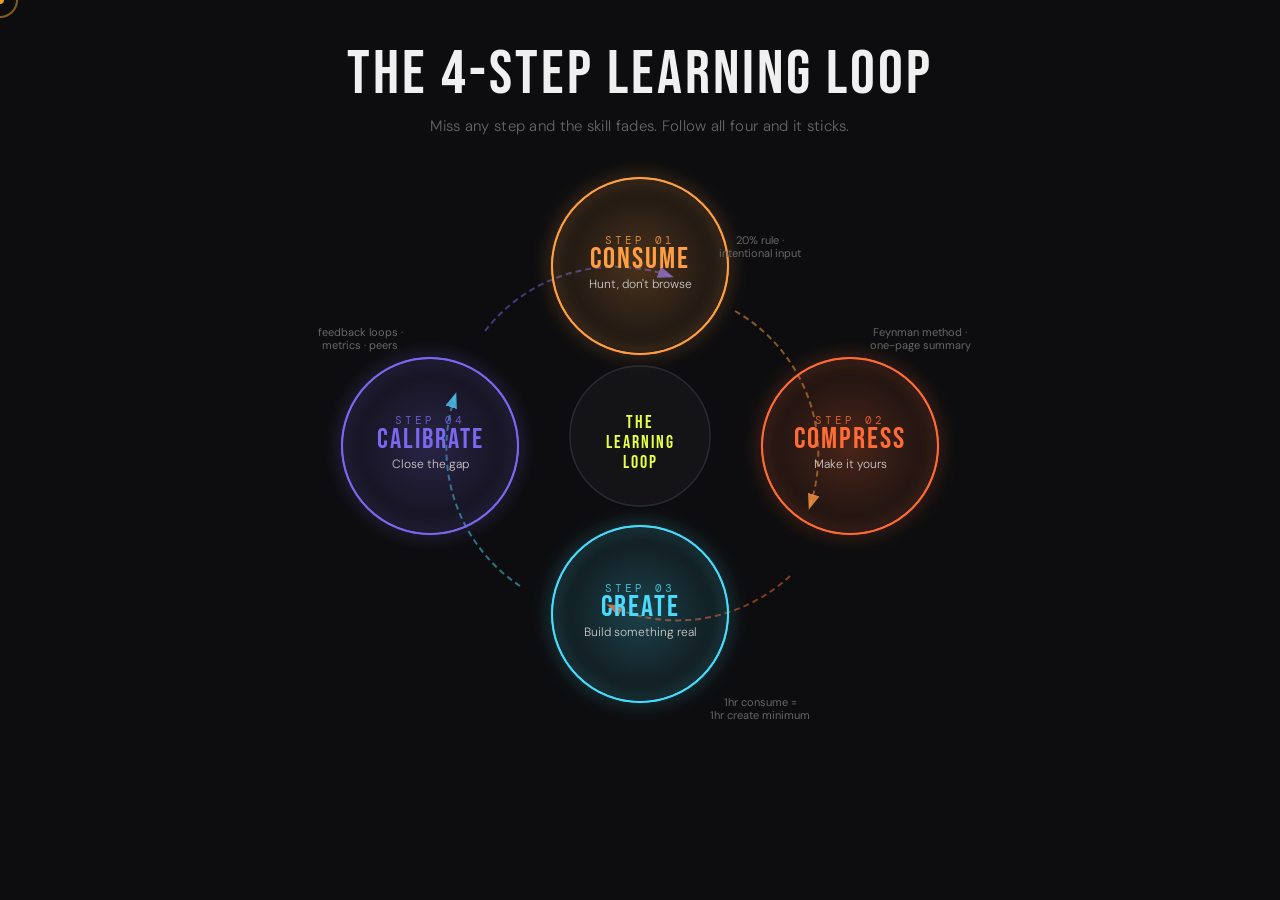
<file: mockups/learning_loop.html>
<!DOCTYPE html>
<html lang="en">
<head>
<meta charset="UTF-8">
<meta name="viewport" content="width=device-width, initial-scale=1.0">
<title>The 4-Step Learning Loop</title>
<link href="https://fonts.googleapis.com/css2?family=Bebas+Neue&family=DM+Sans:wght@300;400;500;600&family=DM+Mono:wght@400;500&display=swap" rel="stylesheet">
<style>
  * { margin: 0; padding: 0; box-sizing: border-box; }
  html, body {
    background: #0d0d0f;
    overflow: hidden;
    height: auto;
  }
  .card {
    background: #0d0d0f;
    display: flex;
    flex-direction: column;
    align-items: center;
    padding: 44px 60px 40px;
    position: relative;
  }
  .title {
    font-family: 'Bebas Neue', sans-serif;
    font-size: 62px;
    color: #f0f0f0;
    letter-spacing: 3px;
    text-align: center;
    line-height: 1;
  }
  .subtitle {
    font-family: 'DM Sans', sans-serif;
    font-size: 15px;
    color: #666;
    font-weight: 300;
    text-align: center;
    margin-top: 10px;
    letter-spacing: 0.3px;
  }
  .diagram {
    flex: 1;
    width: 100%;
    position: relative;
    display: flex;
    justify-content: center;
  }
  svg {
    width: 720px;
    height: 620px;
    max-width: 100%;
  }
</style>
<style id="cursor-global">
.g-cursor-dot{position:fixed;width:8px;height:8px;background:#e8a020;border-radius:50%;pointer-events:none;z-index:99999;transform:translate(-50%,-50%);transition:transform .1s,background .2s;}
.g-cursor-ring{position:fixed;width:36px;height:36px;border:2px solid rgba(232,160,32,0.55);border-radius:50%;pointer-events:none;z-index:99998;transform:translate(-50%,-50%);}
body.g-cursor-hover .g-cursor-dot{transform:translate(-50%,-50%) scale(2);background:#fff;}
body.g-cursor-hover .g-cursor-ring{width:52px;height:52px;}
@media(hover:none){.g-cursor-dot,.g-cursor-ring{display:none;}}
</style>
</head>
<body>
<div class="g-cursor-dot" id="gCursorDot"></div><div class="g-cursor-ring" id="gCursorRing"></div>
<div class="card">
  <div class="title">THE 4-STEP LEARNING LOOP</div>
  <div class="subtitle">Miss any step and the skill fades. Follow all four and it sticks.</div>
  <div class="diagram">
    <svg viewBox="0 0 720 620" xmlns="http://www.w3.org/2000/svg">
      <defs>
        <filter id="g1"><feGaussianBlur stdDeviation="8" result="b"/><feMerge><feMergeNode in="b"/><feMergeNode in="SourceGraphic"/></feMerge></filter>
        <filter id="g2"><feGaussianBlur stdDeviation="8" result="b"/><feMerge><feMergeNode in="b"/><feMergeNode in="SourceGraphic"/></feMerge></filter>
        <filter id="g3"><feGaussianBlur stdDeviation="8" result="b"/><feMerge><feMergeNode in="b"/><feMergeNode in="SourceGraphic"/></feMerge></filter>
        <filter id="g4"><feGaussianBlur stdDeviation="8" result="b"/><feMerge><feMergeNode in="b"/><feMergeNode in="SourceGraphic"/></feMerge></filter>
        <radialGradient id="rg1" cx="50%" cy="50%" r="50%">
          <stop offset="0%" stop-color="#ff9f43" stop-opacity="0.25"/>
          <stop offset="100%" stop-color="#ff9f43" stop-opacity="0.05"/>
        </radialGradient>
        <radialGradient id="rg2" cx="50%" cy="50%" r="50%">
          <stop offset="0%" stop-color="#ff6b35" stop-opacity="0.25"/>
          <stop offset="100%" stop-color="#ff6b35" stop-opacity="0.05"/>
        </radialGradient>
        <radialGradient id="rg3" cx="50%" cy="50%" r="50%">
          <stop offset="0%" stop-color="#48dbfb" stop-opacity="0.25"/>
          <stop offset="100%" stop-color="#48dbfb" stop-opacity="0.05"/>
        </radialGradient>
        <radialGradient id="rg4" cx="50%" cy="50%" r="50%">
          <stop offset="0%" stop-color="#7b68ee" stop-opacity="0.25"/>
          <stop offset="100%" stop-color="#7b68ee" stop-opacity="0.05"/>
        </radialGradient>
        <marker id="arr1" markerWidth="8" markerHeight="8" refX="6" refY="3" orient="auto">
          <path d="M0,0 L0,6 L8,3 z" fill="#ff9f43" opacity="0.8"/>
        </marker>
        <marker id="arr2" markerWidth="8" markerHeight="8" refX="6" refY="3" orient="auto">
          <path d="M0,0 L0,6 L8,3 z" fill="#ff6b35" opacity="0.8"/>
        </marker>
        <marker id="arr3" markerWidth="8" markerHeight="8" refX="6" refY="3" orient="auto">
          <path d="M0,0 L0,6 L8,3 z" fill="#48dbfb" opacity="0.8"/>
        </marker>
        <marker id="arr4" markerWidth="8" markerHeight="8" refX="6" refY="3" orient="auto">
          <path d="M0,0 L0,6 L8,3 z" fill="#7b68ee" opacity="0.8"/>
        </marker>
      </defs>

      <!-- Central circle -->
      <circle cx="360" cy="300" r="70" fill="#141417" stroke="#2a2a32" stroke-width="1.5"/>
      <text x="360" y="292" font-family="Bebas Neue, sans-serif" font-size="18" fill="#e8ff47" text-anchor="middle" letter-spacing="2">THE</text>
      <text x="360" y="312" font-family="Bebas Neue, sans-serif" font-size="18" fill="#e8ff47" text-anchor="middle" letter-spacing="2">LEARNING</text>
      <text x="360" y="332" font-family="Bebas Neue, sans-serif" font-size="18" fill="#e8ff47" text-anchor="middle" letter-spacing="2">LOOP</text>

      <!-- Curved arrows between steps -->
      <path d="M 455 175 A 165 165 0 0 1 530 370" fill="none" stroke="#ff9f43" stroke-width="2" stroke-opacity="0.5" marker-end="url(#arr1)" stroke-dasharray="6,4"/>
      <path d="M 510 440 A 165 165 0 0 1 330 470" fill="none" stroke="#ff6b35" stroke-width="2" stroke-opacity="0.5" marker-end="url(#arr2)" stroke-dasharray="6,4"/>
      <path d="M 240 450 A 165 165 0 0 1 175 260" fill="none" stroke="#48dbfb" stroke-width="2" stroke-opacity="0.5" marker-end="url(#arr3)" stroke-dasharray="6,4"/>
      <path d="M 205 195 A 165 165 0 0 1 390 140" fill="none" stroke="#7b68ee" stroke-width="2" stroke-opacity="0.5" marker-end="url(#arr4)" stroke-dasharray="6,4"/>

      <!-- STEP 1 - TOP - CONSUME -->
      <circle cx="360" cy="130" r="90" fill="url(#rg1)"/>
      <circle cx="360" cy="130" r="88" fill="none" stroke="#ff9f43" stroke-width="2" filter="url(#g1)"/>
      <circle cx="360" cy="130" r="88" fill="none" stroke="#ff9f43" stroke-width="1.5"/>
      <text x="360" y="108" font-family="DM Mono, monospace" font-size="11" fill="#ff9f43" text-anchor="middle" letter-spacing="3" opacity="0.8">STEP 01</text>
      <text x="360" y="132" font-family="Bebas Neue, sans-serif" font-size="30" fill="#ff9f43" text-anchor="middle" letter-spacing="2">CONSUME</text>
      <text x="360" y="152" font-family="DM Sans, sans-serif" font-size="12" fill="#ccc" text-anchor="middle" font-weight="300">Hunt, don't browse</text>

      <!-- STEP 2 - RIGHT - COMPRESS -->
      <circle cx="570" cy="310" r="90" fill="url(#rg2)"/>
      <circle cx="570" cy="310" r="88" fill="none" stroke="#ff6b35" stroke-width="2" filter="url(#g2)"/>
      <circle cx="570" cy="310" r="88" fill="none" stroke="#ff6b35" stroke-width="1.5"/>
      <text x="570" y="288" font-family="DM Mono, monospace" font-size="11" fill="#ff6b35" text-anchor="middle" letter-spacing="3" opacity="0.8">STEP 02</text>
      <text x="570" y="312" font-family="Bebas Neue, sans-serif" font-size="30" fill="#ff6b35" text-anchor="middle" letter-spacing="2">COMPRESS</text>
      <text x="570" y="332" font-family="DM Sans, sans-serif" font-size="12" fill="#ccc" text-anchor="middle" font-weight="300">Make it yours</text>

      <!-- STEP 3 - BOTTOM - CREATE -->
      <circle cx="360" cy="478" r="90" fill="url(#rg3)"/>
      <circle cx="360" cy="478" r="88" fill="none" stroke="#48dbfb" stroke-width="2" filter="url(#g3)"/>
      <circle cx="360" cy="478" r="88" fill="none" stroke="#48dbfb" stroke-width="1.5"/>
      <text x="360" y="456" font-family="DM Mono, monospace" font-size="11" fill="#48dbfb" text-anchor="middle" letter-spacing="3" opacity="0.8">STEP 03</text>
      <text x="360" y="480" font-family="Bebas Neue, sans-serif" font-size="30" fill="#48dbfb" text-anchor="middle" letter-spacing="2">CREATE</text>
      <text x="360" y="500" font-family="DM Sans, sans-serif" font-size="12" fill="#ccc" text-anchor="middle" font-weight="300">Build something real</text>

      <!-- STEP 4 - LEFT - CALIBRATE -->
      <circle cx="150" cy="310" r="90" fill="url(#rg4)"/>
      <circle cx="150" cy="310" r="88" fill="none" stroke="#7b68ee" stroke-width="2" filter="url(#g4)"/>
      <circle cx="150" cy="310" r="88" fill="none" stroke="#7b68ee" stroke-width="1.5"/>
      <text x="150" y="288" font-family="DM Mono, monospace" font-size="11" fill="#7b68ee" text-anchor="middle" letter-spacing="3" opacity="0.8">STEP 04</text>
      <text x="150" y="312" font-family="Bebas Neue, sans-serif" font-size="28" fill="#7b68ee" text-anchor="middle" letter-spacing="2">CALIBRATE</text>
      <text x="150" y="332" font-family="DM Sans, sans-serif" font-size="12" fill="#ccc" text-anchor="middle" font-weight="300">Close the gap</text>

      <!-- Step descriptors -->
      <text x="480" y="108" font-family="DM Sans, sans-serif" font-size="11" fill="#666" text-anchor="middle">20% rule ·</text>
      <text x="480" y="121" font-family="DM Sans, sans-serif" font-size="11" fill="#666" text-anchor="middle">intentional input</text>
      <text x="640" y="200" font-family="DM Sans, sans-serif" font-size="11" fill="#666" text-anchor="middle">Feynman method ·</text>
      <text x="640" y="213" font-family="DM Sans, sans-serif" font-size="11" fill="#666" text-anchor="middle">one-page summary</text>
      <text x="480" y="570" font-family="DM Sans, sans-serif" font-size="11" fill="#666" text-anchor="middle">1hr consume =</text>
      <text x="480" y="583" font-family="DM Sans, sans-serif" font-size="11" fill="#666" text-anchor="middle">1hr create minimum</text>
      <text x="80" y="200" font-family="DM Sans, sans-serif" font-size="11" fill="#666" text-anchor="middle">feedback loops ·</text>
      <text x="80" y="213" font-family="DM Sans, sans-serif" font-size="11" fill="#666" text-anchor="middle">metrics · peers</text>
    </svg>
  </div>
</div>
<script id="cursor-global-js">
(function(){
  var dot=document.getElementById("gCursorDot"),ring=document.getElementById("gCursorRing");
  if(!dot||!ring)return;
  var mx=0,my=0,rx=0,ry=0;
  document.addEventListener("mousemove",function(e){mx=e.clientX;my=e.clientY;dot.style.left=mx+"px";dot.style.top=my+"px";});
  (function ani(){rx+=(mx-rx)*.13;ry+=(my-ry)*.13;ring.style.left=rx+"px";ring.style.top=ry+"px";requestAnimationFrame(ani);})();
  document.querySelectorAll("a,button,[onclick]").forEach(function(el){
    el.addEventListener("mouseenter",function(){document.body.classList.add("g-cursor-hover");});
    el.addEventListener("mouseleave",function(){document.body.classList.remove("g-cursor-hover");});
  });
  document.body.style.cursor="none";
})();
</script>
</body>
</html>
</file>
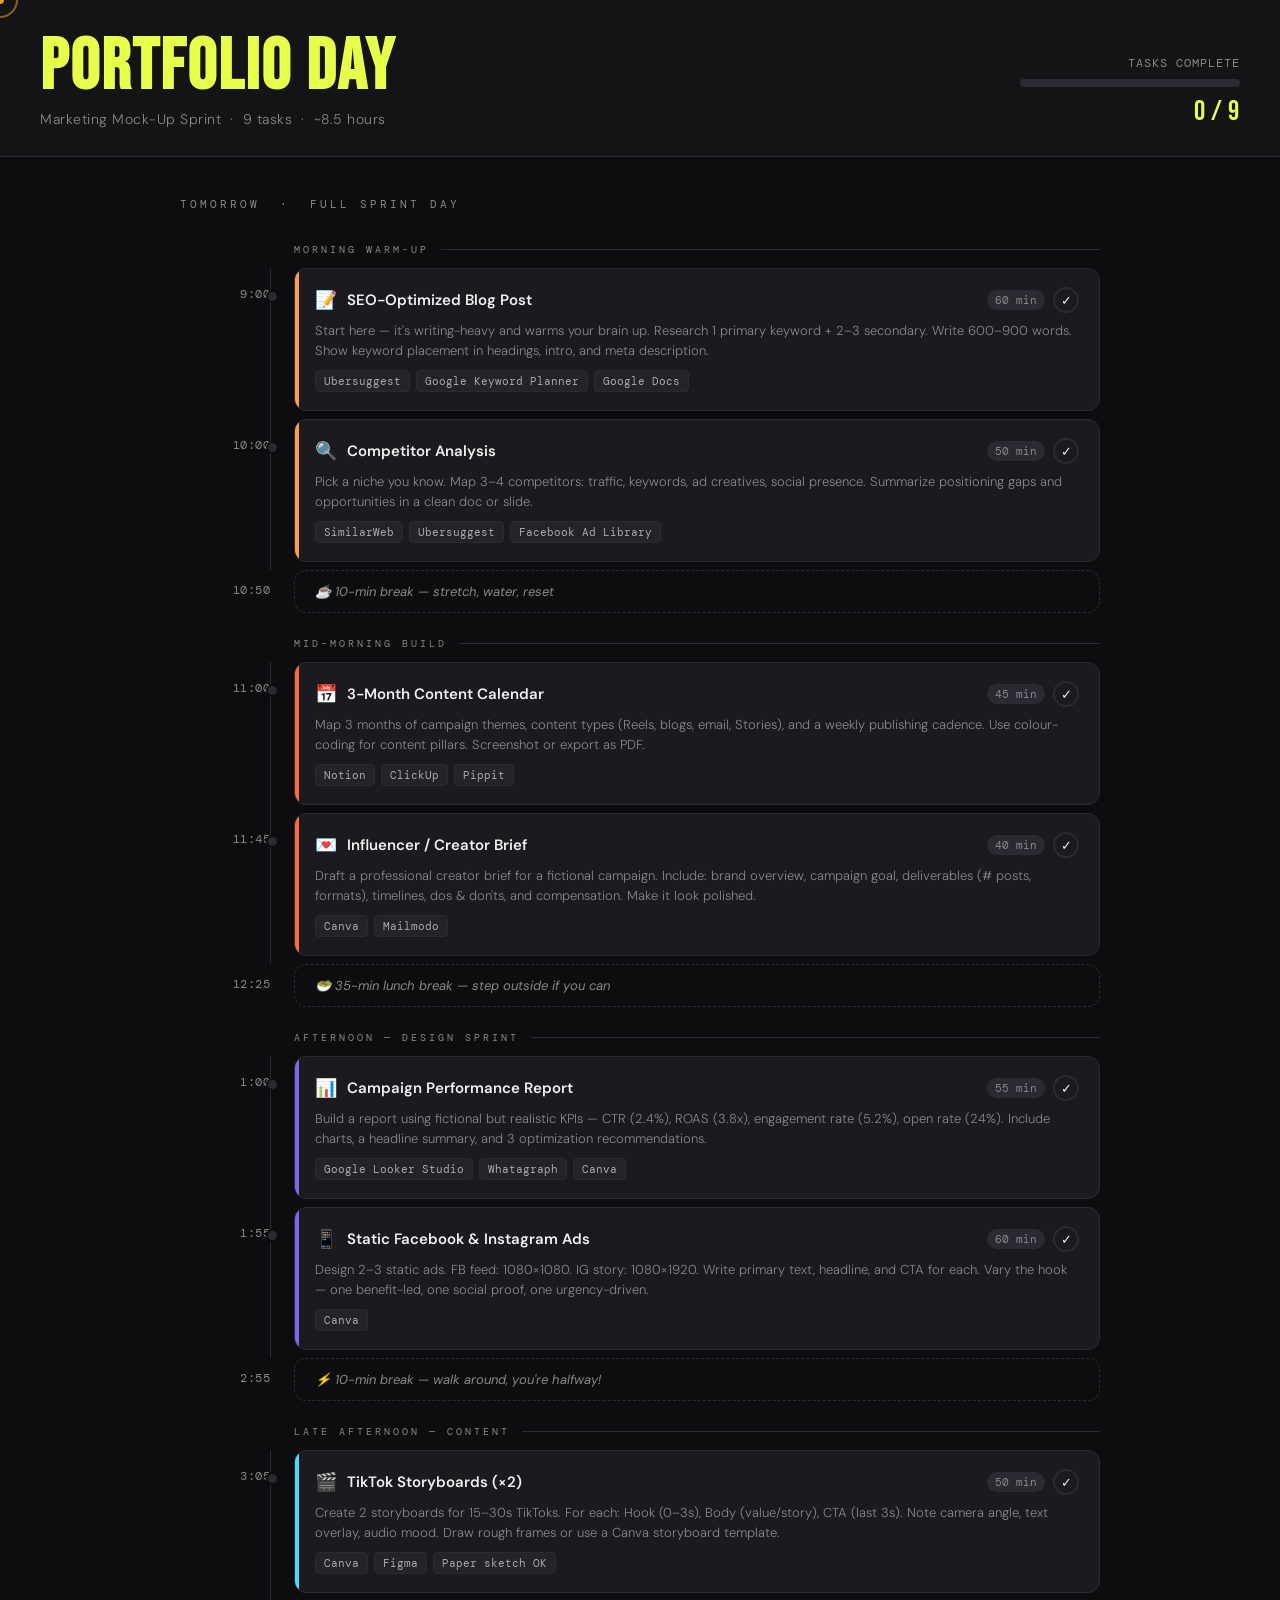
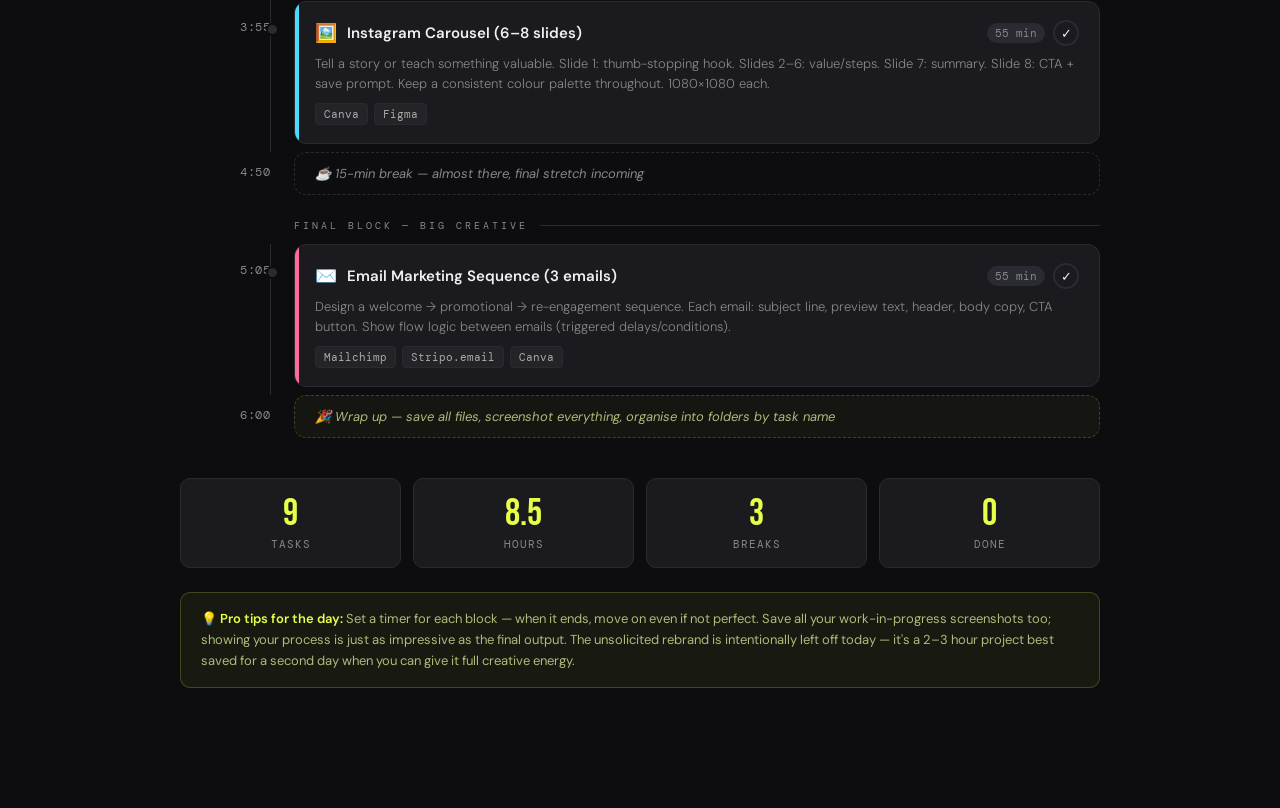
<file: mockups/portfolio_day_planner.html>
<!DOCTYPE html>
<html lang="en">
<head>
<meta charset="UTF-8">
<meta name="viewport" content="width=device-width, initial-scale=1.0">
<title>Portfolio Day Planner</title>
<link href="https://fonts.googleapis.com/css2?family=Bebas+Neue&family=DM+Sans:ital,wght@0,300;0,400;0,500;0,700;1,300&family=DM+Mono:wght@400;500&display=swap" rel="stylesheet">
<style>
  :root {
    --bg: #0d0d0f;
    --surface: #141417;
    --card: #1a1a1f;
    --border: #2a2a32;
    --accent: #e8ff47;
    --accent2: #ff6b35;
    --accent3: #7b68ee;
    --text: #f0f0f0;
    --muted: #888;
    --done-bg: #1a2212;
  }

  * { margin: 0; padding: 0; box-sizing: border-box; }

  html, body {
    background: var(--bg);
    color: var(--text);
    font-family: 'DM Sans', sans-serif;
    overflow: hidden;
    height: auto;
    padding: 0 0 60px;
  }

  /* HEADER */
  .header {
    background: var(--surface);
    border-bottom: 1px solid var(--border);
    padding: 32px 40px 28px;
    display: flex;
    align-items: flex-end;
    justify-content: space-between;
    gap: 20px;
    flex-wrap: wrap;
  }

  .header-left h1 {
    font-family: 'Bebas Neue', sans-serif;
    font-size: clamp(42px, 6vw, 72px);
    letter-spacing: 2px;
    line-height: 1;
    color: var(--accent);
  }

  .header-left p {
    color: var(--muted);
    font-size: 14px;
    font-weight: 300;
    margin-top: 6px;
    letter-spacing: 0.5px;
  }

  .header-right {
    display: flex;
    flex-direction: column;
    align-items: flex-end;
    gap: 8px;
  }

  .progress-label {
    font-size: 12px;
    color: var(--muted);
    font-family: 'DM Mono', monospace;
    letter-spacing: 1px;
  }

  .progress-bar-wrap {
    width: 220px;
    height: 8px;
    background: var(--border);
    border-radius: 4px;
    overflow: hidden;
  }

  .progress-bar-fill {
    height: 100%;
    background: var(--accent);
    border-radius: 4px;
    transition: width 0.4s ease;
  }

  .progress-count {
    font-family: 'Bebas Neue', sans-serif;
    font-size: 28px;
    color: var(--accent);
    letter-spacing: 1px;
  }

  /* TIMELINE */
  .timeline {
    padding: 40px 40px 0;
    max-width: 1000px;
    margin: 0 auto;
  }

  .day-label {
    font-family: 'DM Mono', monospace;
    font-size: 11px;
    letter-spacing: 3px;
    color: var(--muted);
    text-transform: uppercase;
    margin-bottom: 32px;
  }

  .block {
    display: grid;
    grid-template-columns: 90px 1fr;
    gap: 0 24px;
    margin-bottom: 8px;
    position: relative;
  }

  .time-col {
    padding-top: 18px;
    text-align: right;
    font-family: 'DM Mono', monospace;
    font-size: 12px;
    color: var(--muted);
    letter-spacing: 0.5px;
    flex-shrink: 0;
  }

  .connector {
    position: absolute;
    left: 90px;
    top: 0;
    bottom: -8px;
    width: 1px;
    background: var(--border);
  }

  .connector::before {
    content: '';
    position: absolute;
    left: -4px;
    top: 22px;
    width: 9px;
    height: 9px;
    border-radius: 50%;
    background: var(--border);
    border: 2px solid var(--bg);
    transition: background 0.3s;
  }

  .block.done .connector::before {
    background: var(--accent);
  }

  .card {
    background: var(--card);
    border: 1px solid var(--border);
    border-radius: 12px;
    padding: 18px 20px;
    cursor: pointer;
    transition: border-color 0.2s, transform 0.15s, background 0.3s;
    position: relative;
    overflow: hidden;
    user-select: none;
  }

  .card:hover {
    border-color: #3a3a48;
    transform: translateX(3px);
  }

  .block.done .card {
    background: var(--done-bg);
    border-color: #2a3d1a;
  }

  .card::before {
    content: '';
    position: absolute;
    left: 0; top: 0; bottom: 0;
    width: 4px;
    background: var(--accent3);
    border-radius: 4px 0 0 4px;
    transition: background 0.3s;
  }

  .block[data-phase="morning"] .card::before { background: #ff9f43; }
  .block[data-phase="midmorning"] .card::before { background: var(--accent2); }
  .block[data-phase="afternoon"] .card::before { background: var(--accent3); }
  .block[data-phase="lateafternoon"] .card::before { background: #48dbfb; }
  .block[data-phase="evening"] .card::before { background: #ff6b9d; }

  .block.done .card::before { background: #4cd137 !important; }

  .card-top {
    display: flex;
    align-items: center;
    justify-content: space-between;
    gap: 12px;
    margin-bottom: 8px;
  }

  .task-title {
    font-weight: 600;
    font-size: 15px;
    display: flex;
    align-items: center;
    gap: 10px;
    flex-wrap: wrap;
  }

  .task-title .emoji { font-size: 18px; }

  .duration-badge {
    font-family: 'DM Mono', monospace;
    font-size: 11px;
    color: var(--muted);
    background: var(--border);
    padding: 3px 8px;
    border-radius: 20px;
    white-space: nowrap;
    flex-shrink: 0;
  }

  .checkmark {
    width: 26px;
    height: 26px;
    border-radius: 50%;
    border: 2px solid var(--border);
    display: flex;
    align-items: center;
    justify-content: center;
    flex-shrink: 0;
    transition: all 0.2s;
    font-size: 13px;
  }

  .block.done .checkmark {
    background: var(--accent);
    border-color: var(--accent);
    color: #000;
  }

  .task-desc {
    font-size: 13px;
    color: var(--muted);
    font-weight: 300;
    line-height: 1.5;
  }

  .task-tools {
    margin-top: 10px;
    display: flex;
    gap: 6px;
    flex-wrap: wrap;
  }

  .tool-tag {
    font-size: 11px;
    font-family: 'DM Mono', monospace;
    background: rgba(255,255,255,0.04);
    border: 1px solid var(--border);
    padding: 3px 8px;
    border-radius: 4px;
    color: #aaa;
  }

  .break-card {
    background: transparent;
    border: 1px dashed var(--border);
    border-radius: 12px;
    padding: 12px 20px;
    display: flex;
    align-items: center;
    gap: 10px;
    cursor: default;
  }

  .break-card:hover { transform: none; border-color: var(--border); }

  .break-card span {
    font-size: 13px;
    color: var(--muted);
    font-style: italic;
  }

  .done-text {
    text-decoration: line-through;
    opacity: 0.5;
  }

  .phase-divider {
    grid-column: 1/-1;
    display: flex;
    align-items: center;
    gap: 12px;
    margin: 24px 0 12px;
    padding-left: 114px;
  }

  .phase-divider span {
    font-family: 'DM Mono', monospace;
    font-size: 10px;
    letter-spacing: 3px;
    text-transform: uppercase;
    color: var(--muted);
    white-space: nowrap;
  }

  .phase-divider::after {
    content: '';
    flex: 1;
    height: 1px;
    background: var(--border);
  }

  .footer-stats {
    max-width: 1000px;
    margin: 40px auto 0;
    padding: 0 40px;
    display: grid;
    grid-template-columns: repeat(auto-fit, minmax(140px, 1fr));
    gap: 12px;
  }

  .stat-box {
    background: var(--card);
    border: 1px solid var(--border);
    border-radius: 10px;
    padding: 16px;
    text-align: center;
  }

  .stat-num {
    font-family: 'Bebas Neue', sans-serif;
    font-size: 38px;
    color: var(--accent);
    line-height: 1;
  }

  .stat-label {
    font-size: 11px;
    color: var(--muted);
    font-family: 'DM Mono', monospace;
    letter-spacing: 1px;
    margin-top: 4px;
  }

  .tip-box {
    max-width: 1000px;
    margin: 24px auto 0;
    padding: 0 40px;
  }

  .tip-inner {
    background: rgba(232, 255, 71, 0.05);
    border: 1px solid rgba(232, 255, 71, 0.2);
    border-radius: 10px;
    padding: 16px 20px;
    font-size: 13px;
    color: #b0ba7a;
    line-height: 1.6;
  }

  .tip-inner strong {
    color: var(--accent);
    font-weight: 600;
  }
</style>
<style id="cursor-global">
.g-cursor-dot{position:fixed;width:8px;height:8px;background:#e8a020;border-radius:50%;pointer-events:none;z-index:99999;transform:translate(-50%,-50%);transition:transform .1s,background .2s;}
.g-cursor-ring{position:fixed;width:36px;height:36px;border:2px solid rgba(232,160,32,0.55);border-radius:50%;pointer-events:none;z-index:99998;transform:translate(-50%,-50%);}
body.g-cursor-hover .g-cursor-dot{transform:translate(-50%,-50%) scale(2);background:#fff;}
body.g-cursor-hover .g-cursor-ring{width:52px;height:52px;}
@media(hover:none){.g-cursor-dot,.g-cursor-ring{display:none;}}
</style>
</head>
<body>
<div class="g-cursor-dot" id="gCursorDot"></div><div class="g-cursor-ring" id="gCursorRing"></div>

<div class="header">
  <div class="header-left">
    <h1>PORTFOLIO DAY</h1>
    <p>Marketing Mock-Up Sprint &nbsp;·&nbsp; 9 tasks &nbsp;·&nbsp; ~8.5 hours</p>
  </div>
  <div class="header-right">
    <span class="progress-label">TASKS COMPLETE</span>
    <div class="progress-bar-wrap">
      <div class="progress-bar-fill" id="progressFill" style="width:0%"></div>
    </div>
    <span class="progress-count" id="progressCount">0 / 9</span>
  </div>
</div>

<div class="timeline">
  <p class="day-label">Tomorrow &nbsp;·&nbsp; Full Sprint Day</p>

  <div class="phase-divider"><span>Morning Warm-Up</span></div>

  <div class="block" data-phase="morning" data-index="0">
    <div class="connector"></div>
    <div class="time-col">9:00</div>
    <div class="card" onclick="toggle(this)">
      <div class="card-top">
        <div class="task-title"><span class="emoji">📝</span> <span class="title-text">SEO-Optimized Blog Post</span></div>
        <div style="display:flex;align-items:center;gap:8px">
          <span class="duration-badge">60 min</span>
          <div class="checkmark">✓</div>
        </div>
      </div>
      <div class="task-desc">Start here — it's writing-heavy and warms your brain up. Research 1 primary keyword + 2–3 secondary. Write 600–900 words. Show keyword placement in headings, intro, and meta description.</div>
      <div class="task-tools">
        <span class="tool-tag">Ubersuggest</span>
        <span class="tool-tag">Google Keyword Planner</span>
        <span class="tool-tag">Google Docs</span>
      </div>
    </div>
  </div>

  <div class="block" data-phase="morning" data-index="1">
    <div class="connector"></div>
    <div class="time-col">10:00</div>
    <div class="card" onclick="toggle(this)">
      <div class="card-top">
        <div class="task-title"><span class="emoji">🔍</span> <span class="title-text">Competitor Analysis</span></div>
        <div style="display:flex;align-items:center;gap:8px">
          <span class="duration-badge">50 min</span>
          <div class="checkmark">✓</div>
        </div>
      </div>
      <div class="task-desc">Pick a niche you know. Map 3–4 competitors: traffic, keywords, ad creatives, social presence. Summarize positioning gaps and opportunities in a clean doc or slide.</div>
      <div class="task-tools">
        <span class="tool-tag">SimilarWeb</span>
        <span class="tool-tag">Ubersuggest</span>
        <span class="tool-tag">Facebook Ad Library</span>
      </div>
    </div>
  </div>

  <div class="block" data-phase="morning" style="margin-bottom:8px">
    <div class="time-col" style="padding-top:12px">10:50</div>
    <div class="break-card">
      <span>☕ 10-min break — stretch, water, reset</span>
    </div>
  </div>

  <div class="phase-divider"><span>Mid-Morning Build</span></div>

  <div class="block" data-phase="midmorning" data-index="2">
    <div class="connector"></div>
    <div class="time-col">11:00</div>
    <div class="card" onclick="toggle(this)">
      <div class="card-top">
        <div class="task-title"><span class="emoji">📅</span> <span class="title-text">3-Month Content Calendar</span></div>
        <div style="display:flex;align-items:center;gap:8px">
          <span class="duration-badge">45 min</span>
          <div class="checkmark">✓</div>
        </div>
      </div>
      <div class="task-desc">Map 3 months of campaign themes, content types (Reels, blogs, email, Stories), and a weekly publishing cadence. Use colour-coding for content pillars. Screenshot or export as PDF.</div>
      <div class="task-tools">
        <span class="tool-tag">Notion</span>
        <span class="tool-tag">ClickUp</span>
        <span class="tool-tag">Pippit</span>
      </div>
    </div>
  </div>

  <div class="block" data-phase="midmorning" data-index="3">
    <div class="connector"></div>
    <div class="time-col">11:45</div>
    <div class="card" onclick="toggle(this)">
      <div class="card-top">
        <div class="task-title"><span class="emoji">💌</span> <span class="title-text">Influencer / Creator Brief</span></div>
        <div style="display:flex;align-items:center;gap:8px">
          <span class="duration-badge">40 min</span>
          <div class="checkmark">✓</div>
        </div>
      </div>
      <div class="task-desc">Draft a professional creator brief for a fictional campaign. Include: brand overview, campaign goal, deliverables (# posts, formats), timelines, dos & don'ts, and compensation. Make it look polished.</div>
      <div class="task-tools">
        <span class="tool-tag">Canva</span>
        <span class="tool-tag">Mailmodo</span>
      </div>
    </div>
  </div>

  <div class="block" data-phase="midmorning" style="margin-bottom:8px">
    <div class="time-col" style="padding-top:12px">12:25</div>
    <div class="break-card">
      <span>🥗 35-min lunch break — step outside if you can</span>
    </div>
  </div>

  <div class="phase-divider"><span>Afternoon — Design Sprint</span></div>

  <div class="block" data-phase="afternoon" data-index="4">
    <div class="connector"></div>
    <div class="time-col">1:00</div>
    <div class="card" onclick="toggle(this)">
      <div class="card-top">
        <div class="task-title"><span class="emoji">📊</span> <span class="title-text">Campaign Performance Report</span></div>
        <div style="display:flex;align-items:center;gap:8px">
          <span class="duration-badge">55 min</span>
          <div class="checkmark">✓</div>
        </div>
      </div>
      <div class="task-desc">Build a report using fictional but realistic KPIs — CTR (2.4%), ROAS (3.8x), engagement rate (5.2%), open rate (24%). Include charts, a headline summary, and 3 optimization recommendations.</div>
      <div class="task-tools">
        <span class="tool-tag">Google Looker Studio</span>
        <span class="tool-tag">Whatagraph</span>
        <span class="tool-tag">Canva</span>
      </div>
    </div>
  </div>

  <div class="block" data-phase="afternoon" data-index="5">
    <div class="connector"></div>
    <div class="time-col">1:55</div>
    <div class="card" onclick="toggle(this)">
      <div class="card-top">
        <div class="task-title"><span class="emoji">📱</span> <span class="title-text">Static Facebook & Instagram Ads</span></div>
        <div style="display:flex;align-items:center;gap:8px">
          <span class="duration-badge">60 min</span>
          <div class="checkmark">✓</div>
        </div>
      </div>
      <div class="task-desc">Design 2–3 static ads. FB feed: 1080×1080. IG story: 1080×1920. Write primary text, headline, and CTA for each. Vary the hook — one benefit-led, one social proof, one urgency-driven.</div>
      <div class="task-tools">
        <span class="tool-tag">Canva</span>
      </div>
    </div>
  </div>

  <div class="block" data-phase="afternoon" style="margin-bottom:8px">
    <div class="time-col" style="padding-top:12px">2:55</div>
    <div class="break-card">
      <span>⚡ 10-min break — walk around, you're halfway!</span>
    </div>
  </div>

  <div class="phase-divider"><span>Late Afternoon — Content</span></div>

  <div class="block" data-phase="lateafternoon" data-index="6">
    <div class="connector"></div>
    <div class="time-col">3:05</div>
    <div class="card" onclick="toggle(this)">
      <div class="card-top">
        <div class="task-title"><span class="emoji">🎬</span> <span class="title-text">TikTok Storyboards (×2)</span></div>
        <div style="display:flex;align-items:center;gap:8px">
          <span class="duration-badge">50 min</span>
          <div class="checkmark">✓</div>
        </div>
      </div>
      <div class="task-desc">Create 2 storyboards for 15–30s TikToks. For each: Hook (0–3s), Body (value/story), CTA (last 3s). Note camera angle, text overlay, audio mood. Draw rough frames or use a Canva storyboard template.</div>
      <div class="task-tools">
        <span class="tool-tag">Canva</span>
        <span class="tool-tag">Figma</span>
        <span class="tool-tag">Paper sketch OK</span>
      </div>
    </div>
  </div>

  <div class="block" data-phase="lateafternoon" data-index="7">
    <div class="connector"></div>
    <div class="time-col">3:55</div>
    <div class="card" onclick="toggle(this)">
      <div class="card-top">
        <div class="task-title"><span class="emoji">🖼️</span> <span class="title-text">Instagram Carousel (6–8 slides)</span></div>
        <div style="display:flex;align-items:center;gap:8px">
          <span class="duration-badge">55 min</span>
          <div class="checkmark">✓</div>
        </div>
      </div>
      <div class="task-desc">Tell a story or teach something valuable. Slide 1: thumb-stopping hook. Slides 2–6: value/steps. Slide 7: summary. Slide 8: CTA + save prompt. Keep a consistent colour palette throughout. 1080×1080 each.</div>
      <div class="task-tools">
        <span class="tool-tag">Canva</span>
        <span class="tool-tag">Figma</span>
      </div>
    </div>
  </div>

  <div class="block" data-phase="lateafternoon" style="margin-bottom:8px">
    <div class="time-col" style="padding-top:12px">4:50</div>
    <div class="break-card">
      <span>☕ 15-min break — almost there, final stretch incoming</span>
    </div>
  </div>

  <div class="phase-divider"><span>Final Block — Big Creative</span></div>

  <div class="block" data-phase="evening" data-index="8">
    <div class="connector"></div>
    <div class="time-col">5:05</div>
    <div class="card" onclick="toggle(this)">
      <div class="card-top">
        <div class="task-title"><span class="emoji">✉️</span> <span class="title-text">Email Marketing Sequence (3 emails)</span></div>
        <div style="display:flex;align-items:center;gap:8px">
          <span class="duration-badge">55 min</span>
          <div class="checkmark">✓</div>
        </div>
      </div>
      <div class="task-desc">Design a welcome → promotional → re-engagement sequence. Each email: subject line, preview text, header, body copy, CTA button. Show flow logic between emails (triggered delays/conditions).</div>
      <div class="task-tools">
        <span class="tool-tag">Mailchimp</span>
        <span class="tool-tag">Stripo.email</span>
        <span class="tool-tag">Canva</span>
      </div>
    </div>
  </div>

  <div class="block" data-phase="evening" style="margin-bottom:0">
    <div class="time-col" style="padding-top:12px">6:00</div>
    <div class="break-card" style="background:rgba(232,255,71,0.04);border-color:rgba(232,255,71,0.2)">
      <span style="color:#b0ba7a">🎉 Wrap up — save all files, screenshot everything, organise into folders by task name</span>
    </div>
  </div>

</div>

<div class="footer-stats">
  <div class="stat-box">
    <div class="stat-num">9</div>
    <div class="stat-label">TASKS</div>
  </div>
  <div class="stat-box">
    <div class="stat-num">8.5</div>
    <div class="stat-label">HOURS</div>
  </div>
  <div class="stat-box">
    <div class="stat-num">3</div>
    <div class="stat-label">BREAKS</div>
  </div>
  <div class="stat-box">
    <div class="stat-num" id="doneCount">0</div>
    <div class="stat-label">DONE</div>
  </div>
</div>

<div class="tip-box">
  <div class="tip-inner">
    <strong>💡 Pro tips for the day:</strong> Set a timer for each block — when it ends, move on even if not perfect. Save all your work-in-progress screenshots too; showing your process is just as impressive as the final output. The unsolicited rebrand is intentionally left off today — it's a 2–3 hour project best saved for a second day when you can give it full creative energy.
  </div>
</div>

<script>
  function toggle(card) {
    const block = card.closest('.block');
    if (!block.dataset.index) return;
    block.classList.toggle('done');
    const titleEl = card.querySelector('.title-text');
    const descEl = card.querySelector('.task-desc');
    const isDone = block.classList.contains('done');
    if (titleEl) titleEl.classList.toggle('done-text', isDone);
    if (descEl) descEl.classList.toggle('done-text', isDone);
    updateProgress();
  }

  function updateProgress() {
    const total = document.querySelectorAll('[data-index]').length;
    const done = document.querySelectorAll('[data-index].done').length;
    const pct = (done / total) * 100;
    document.getElementById('progressFill').style.width = pct + '%';
    document.getElementById('progressCount').textContent = done + ' / ' + total;
    document.getElementById('doneCount').textContent = done;
  }
</script>
<script id="cursor-global-js">
(function(){
  var dot=document.getElementById("gCursorDot"),ring=document.getElementById("gCursorRing");
  if(!dot||!ring)return;
  var mx=0,my=0,rx=0,ry=0;
  document.addEventListener("mousemove",function(e){mx=e.clientX;my=e.clientY;dot.style.left=mx+"px";dot.style.top=my+"px";});
  (function ani(){rx+=(mx-rx)*.13;ry+=(my-ry)*.13;ring.style.left=rx+"px";ring.style.top=ry+"px";requestAnimationFrame(ani);})();
  document.querySelectorAll("a,button,[onclick]").forEach(function(el){
    el.addEventListener("mouseenter",function(){document.body.classList.add("g-cursor-hover");});
    el.addEventListener("mouseleave",function(){document.body.classList.remove("g-cursor-hover");});
  });
  document.body.style.cursor="none";
})();
</script>
</body>
</html>
</file>
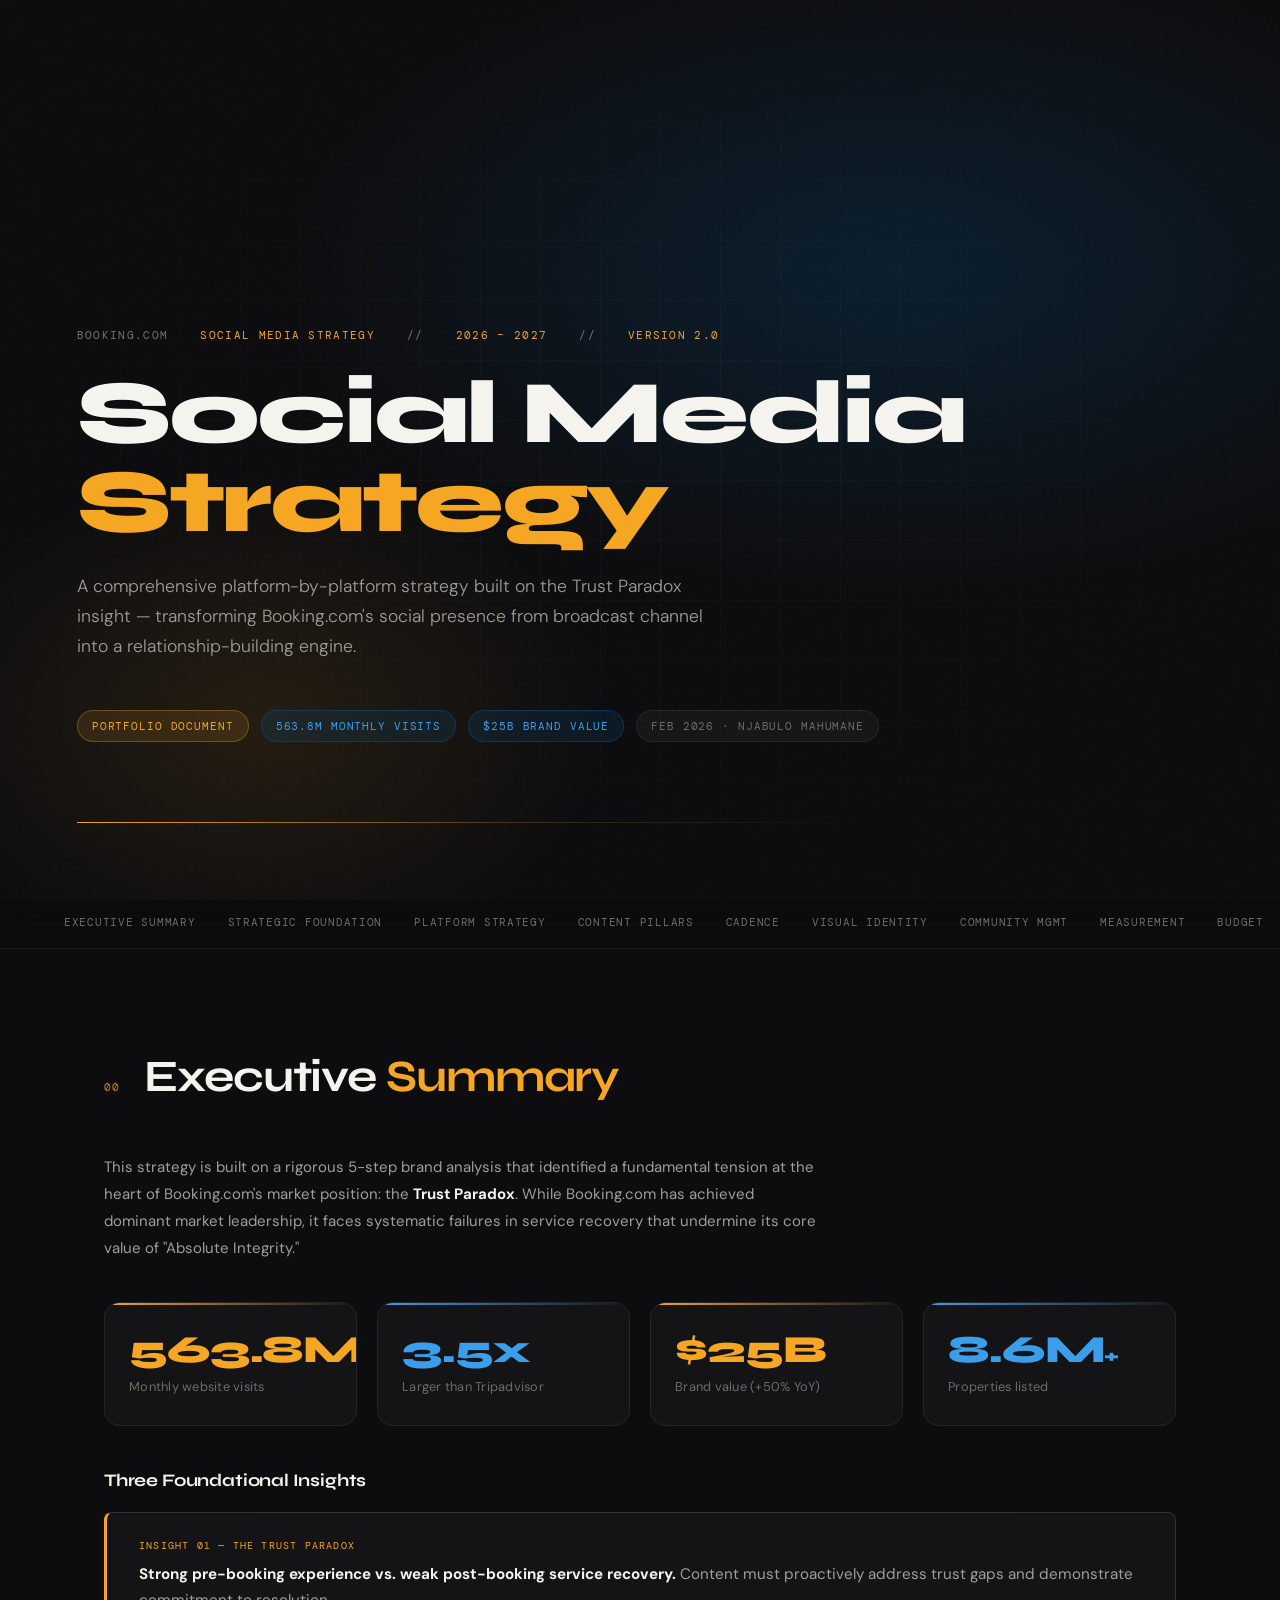
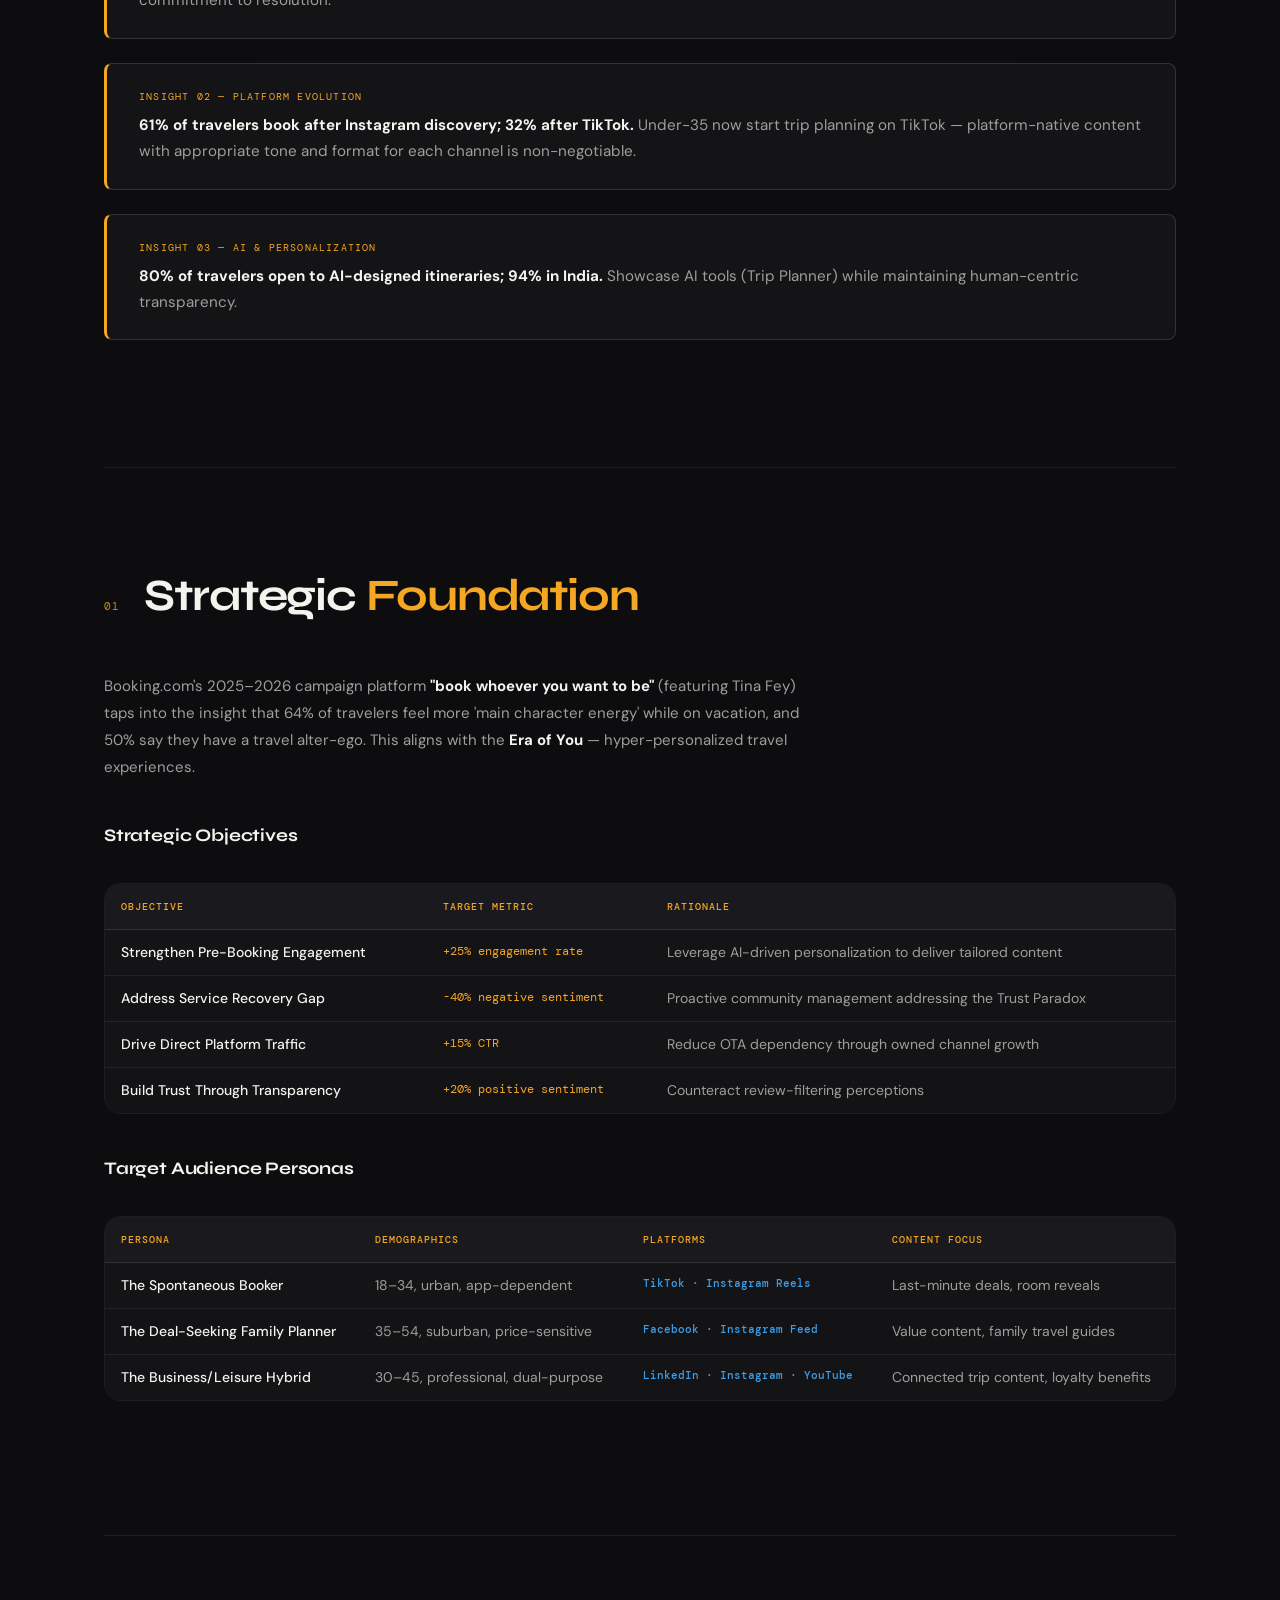
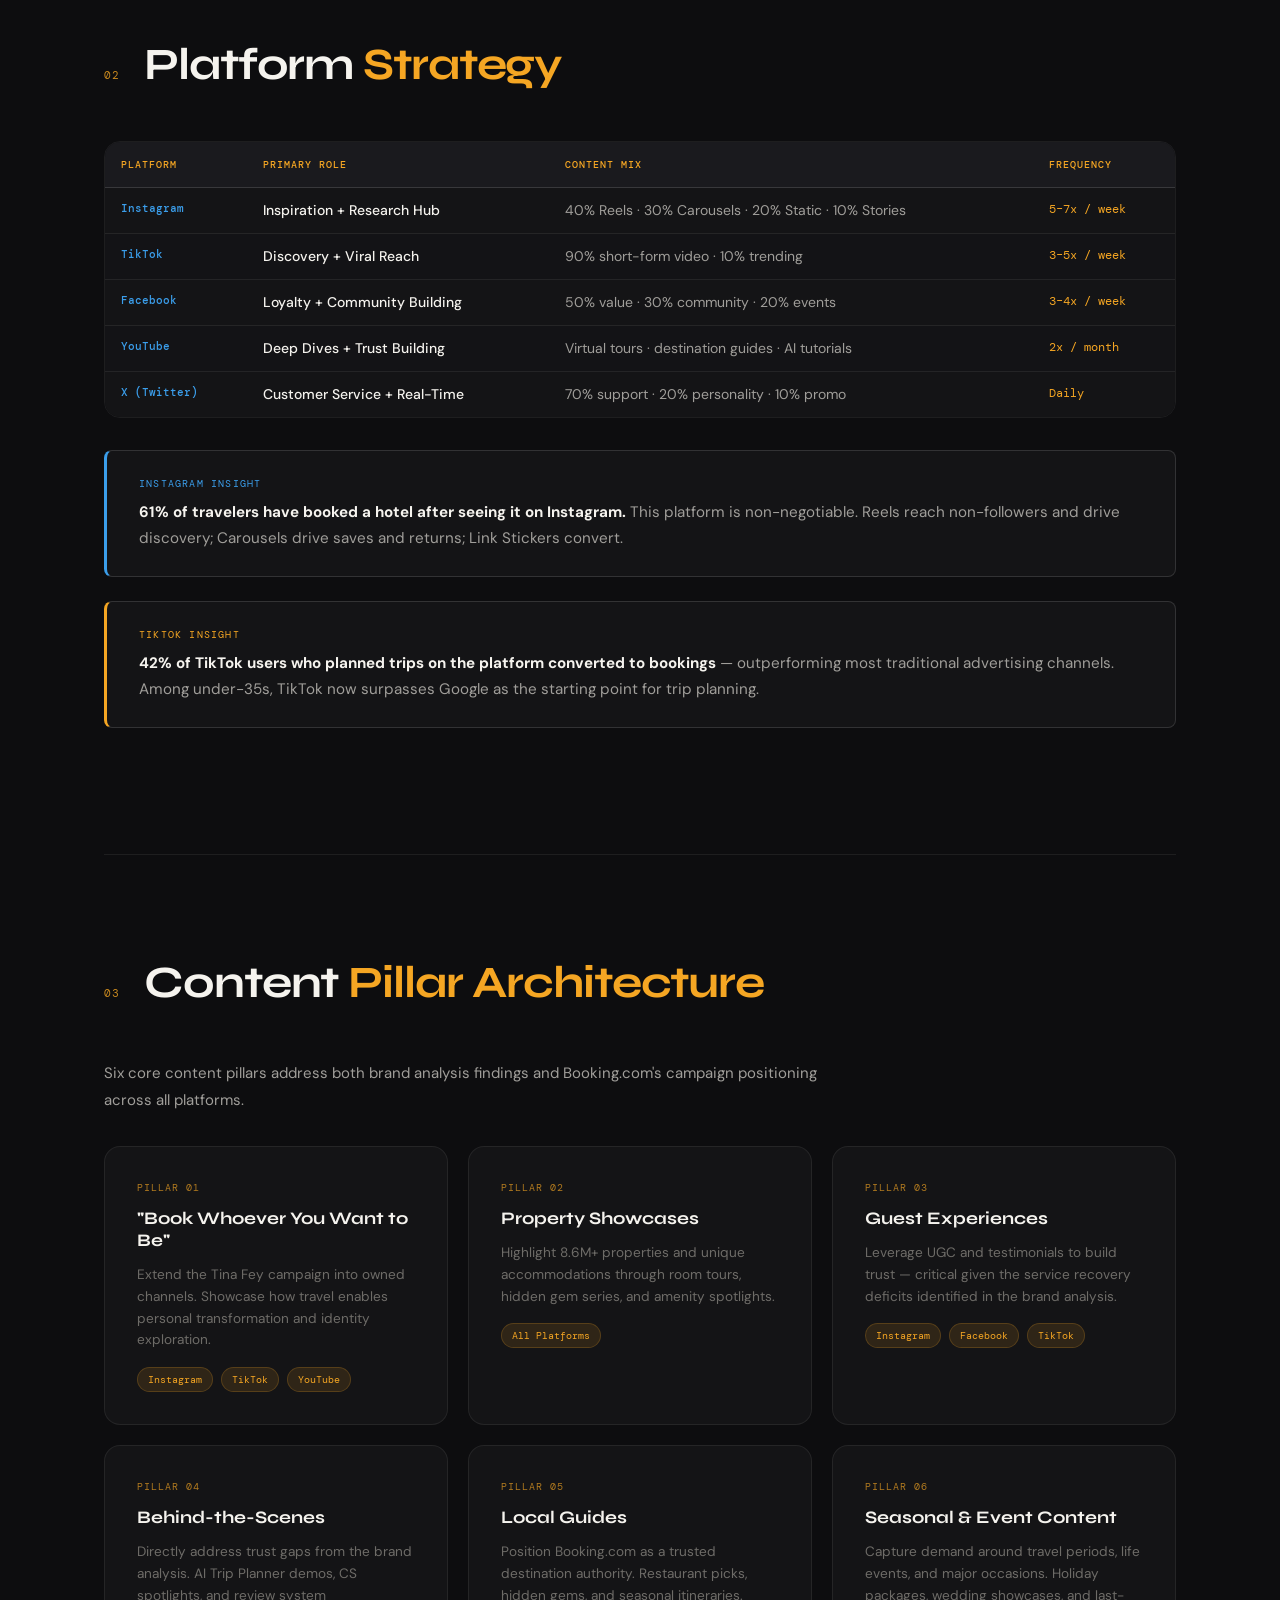
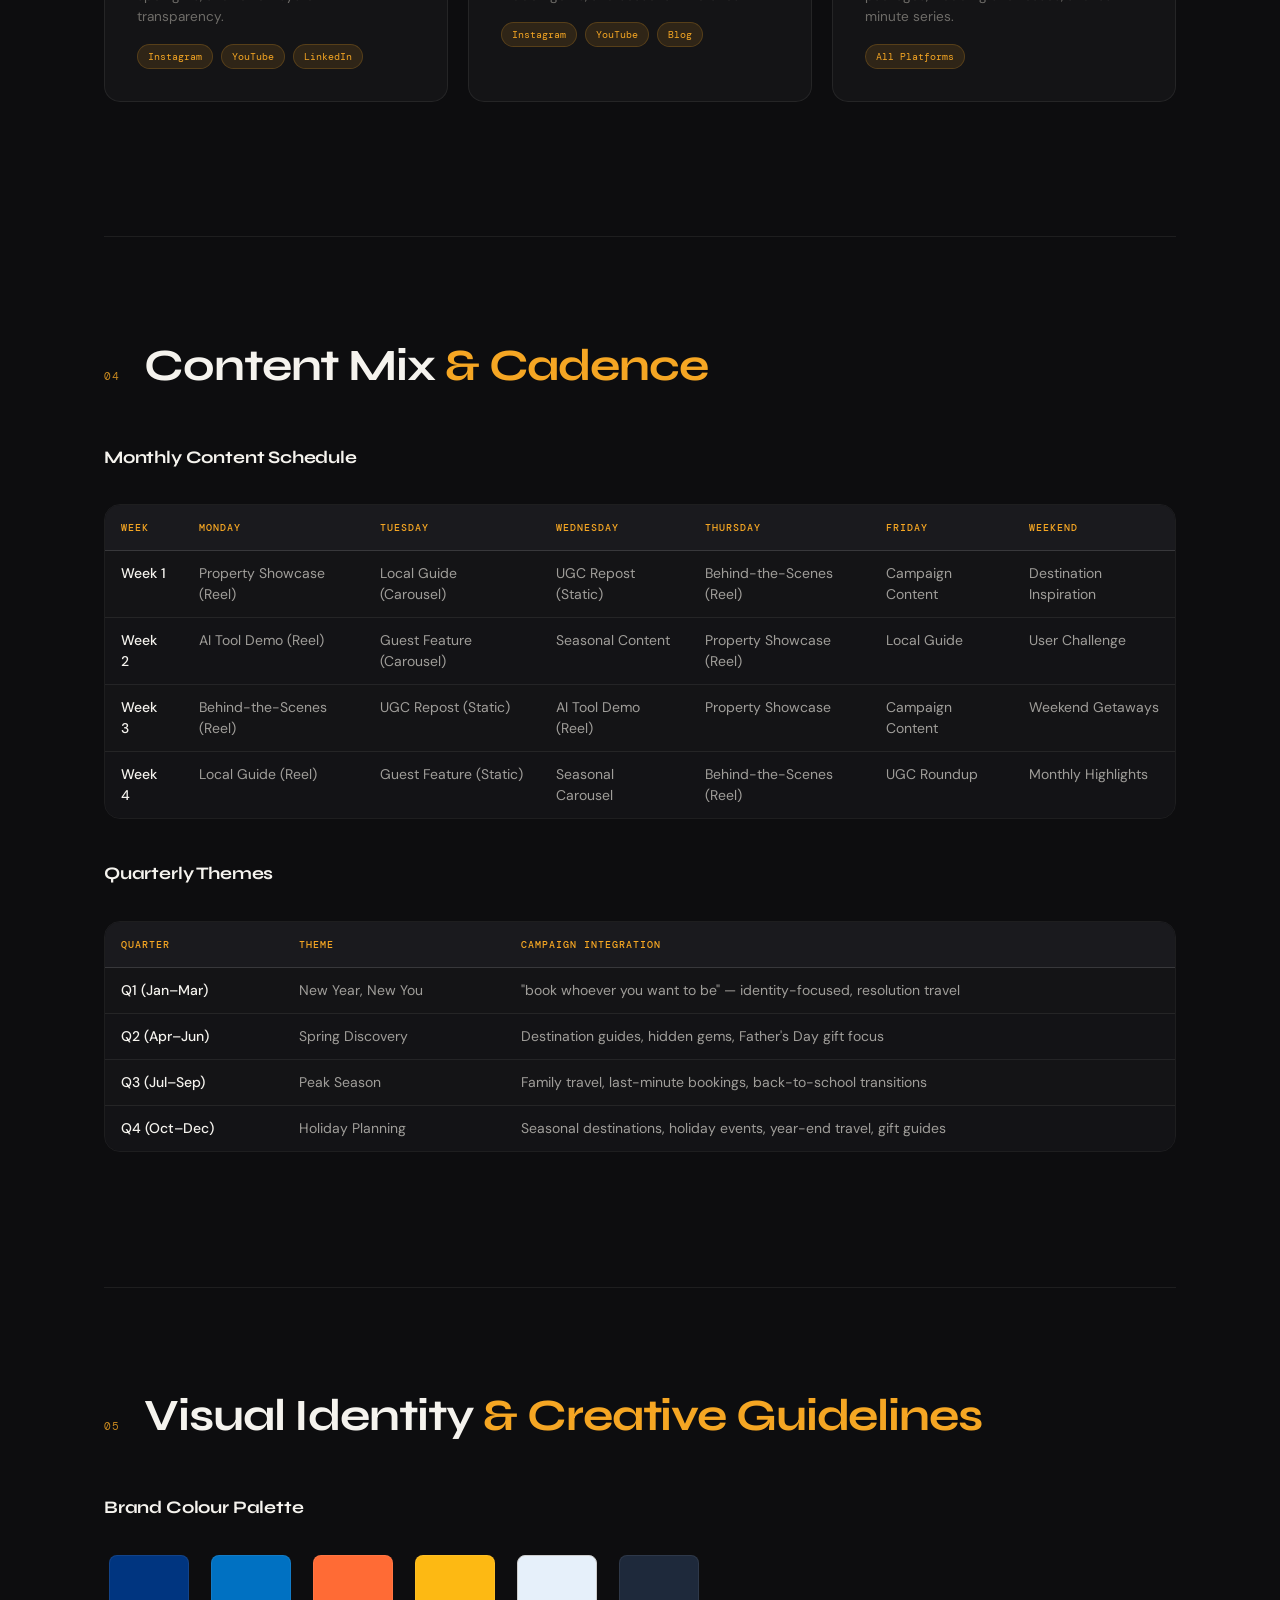
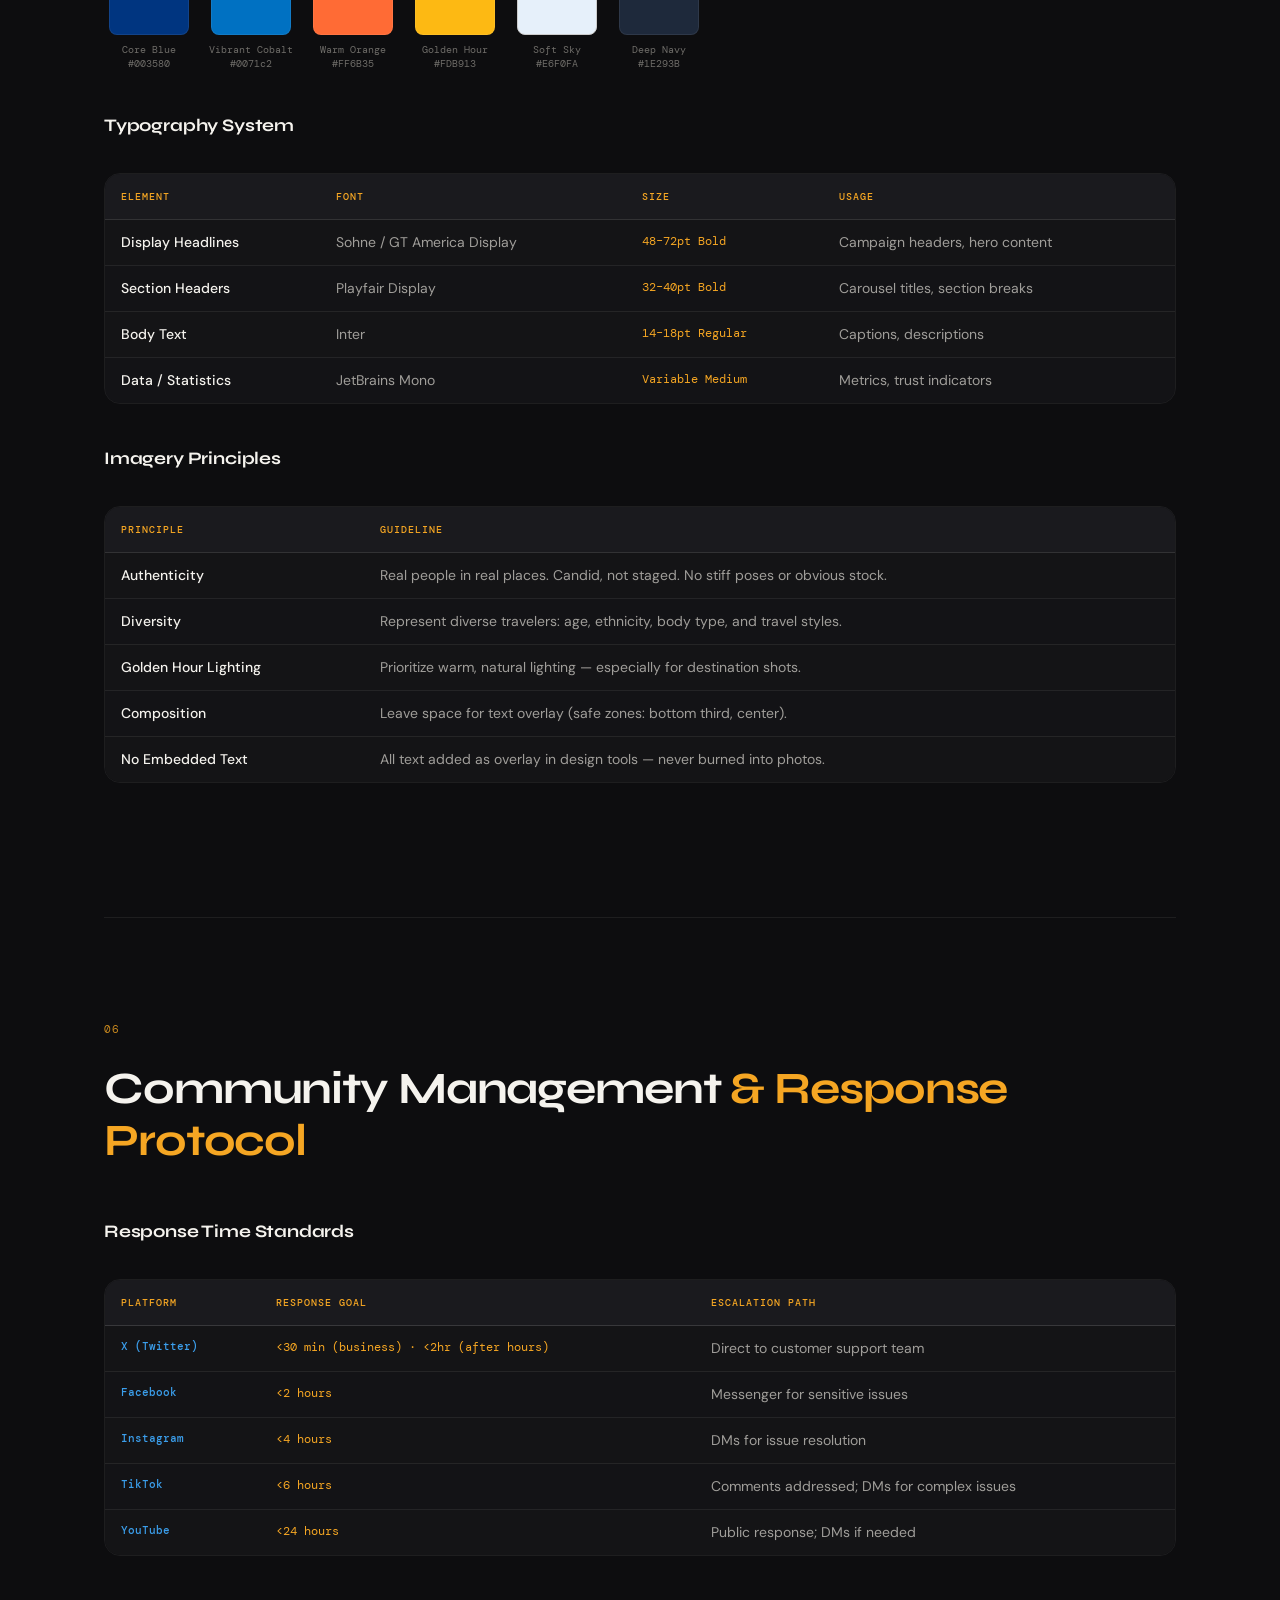
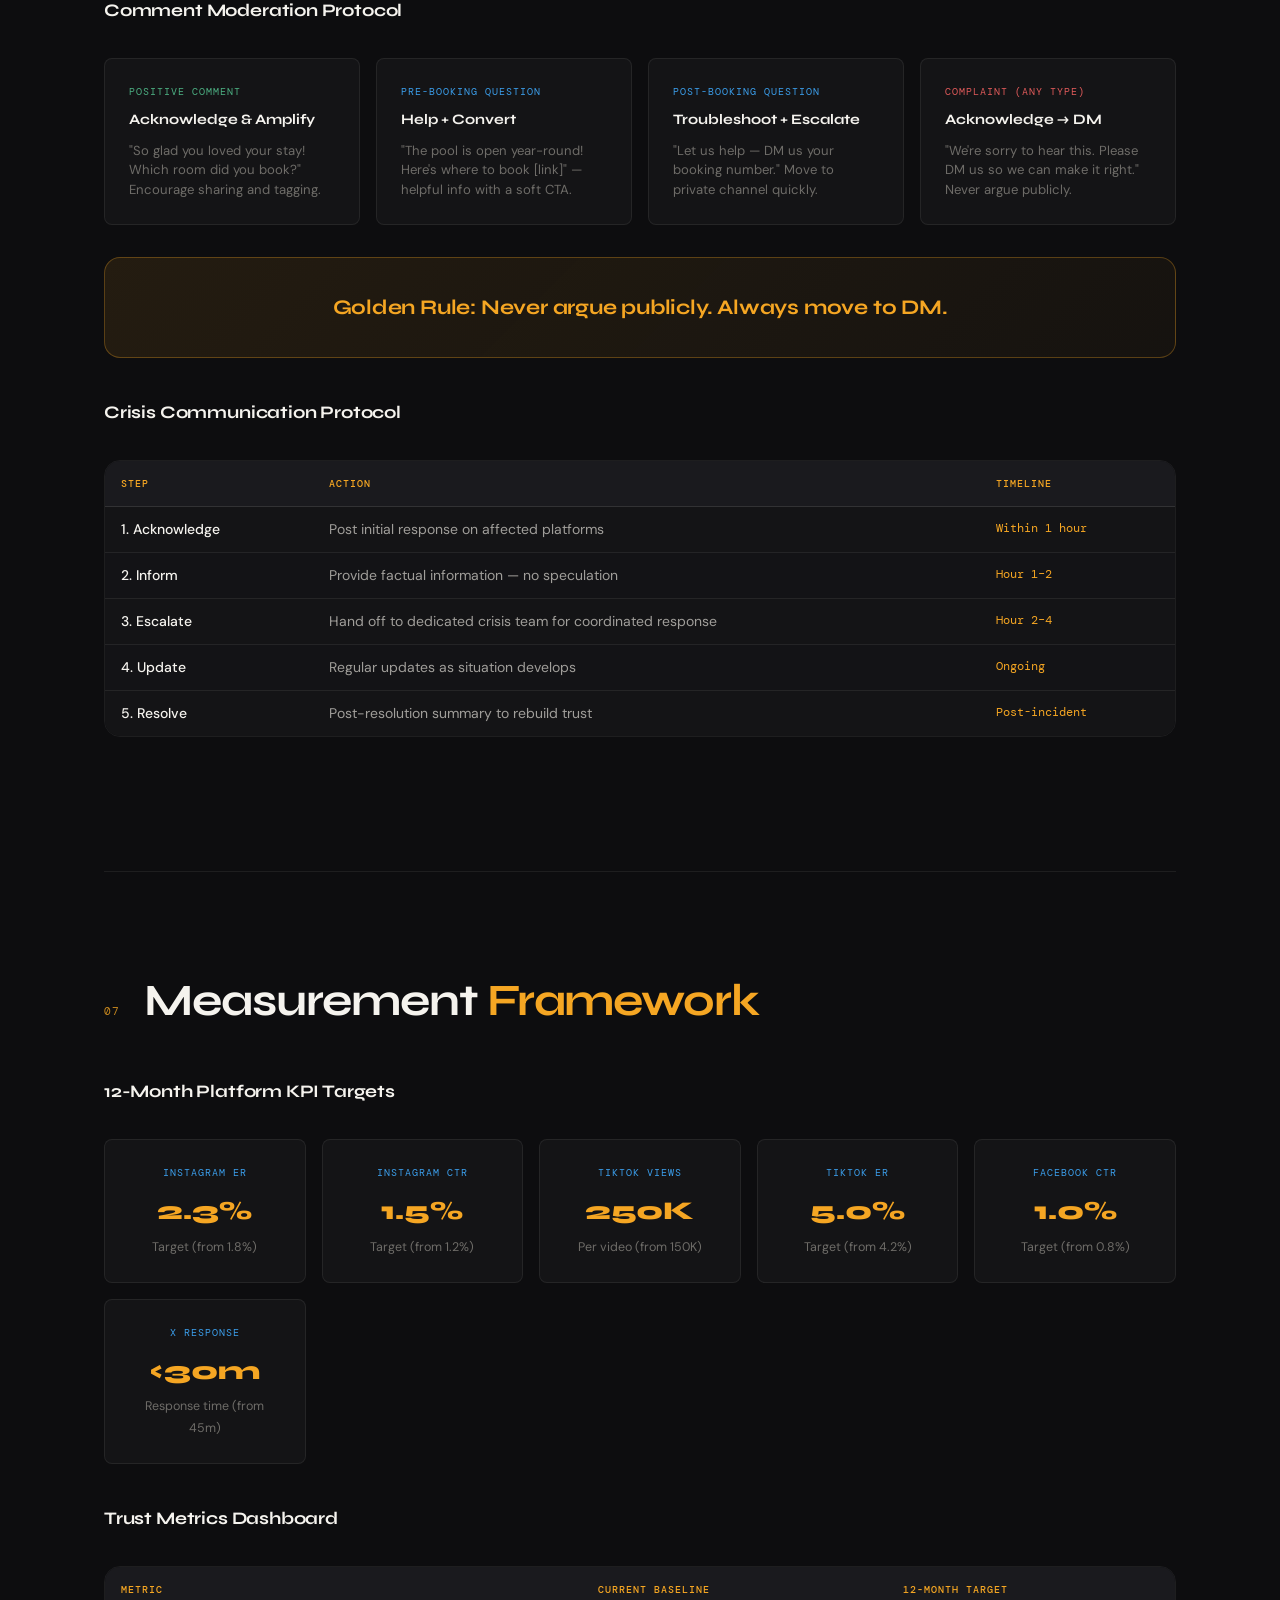
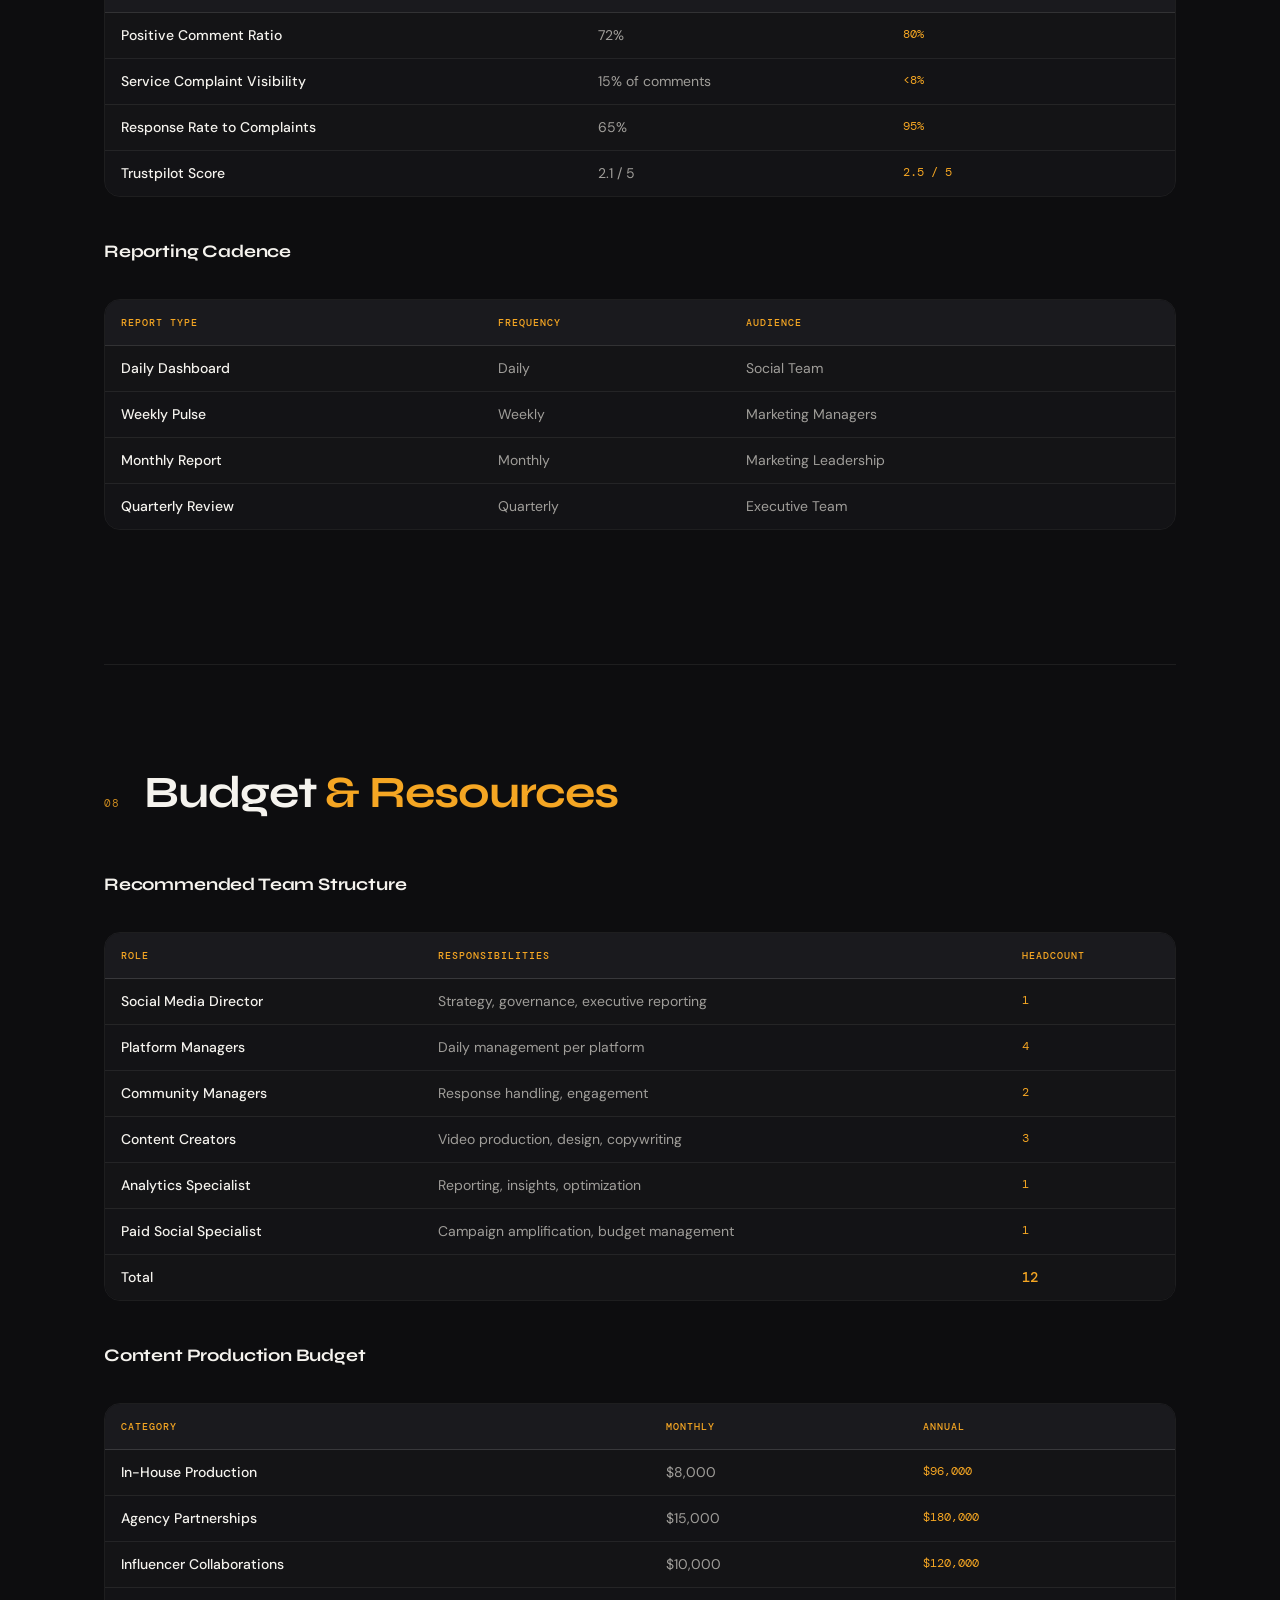
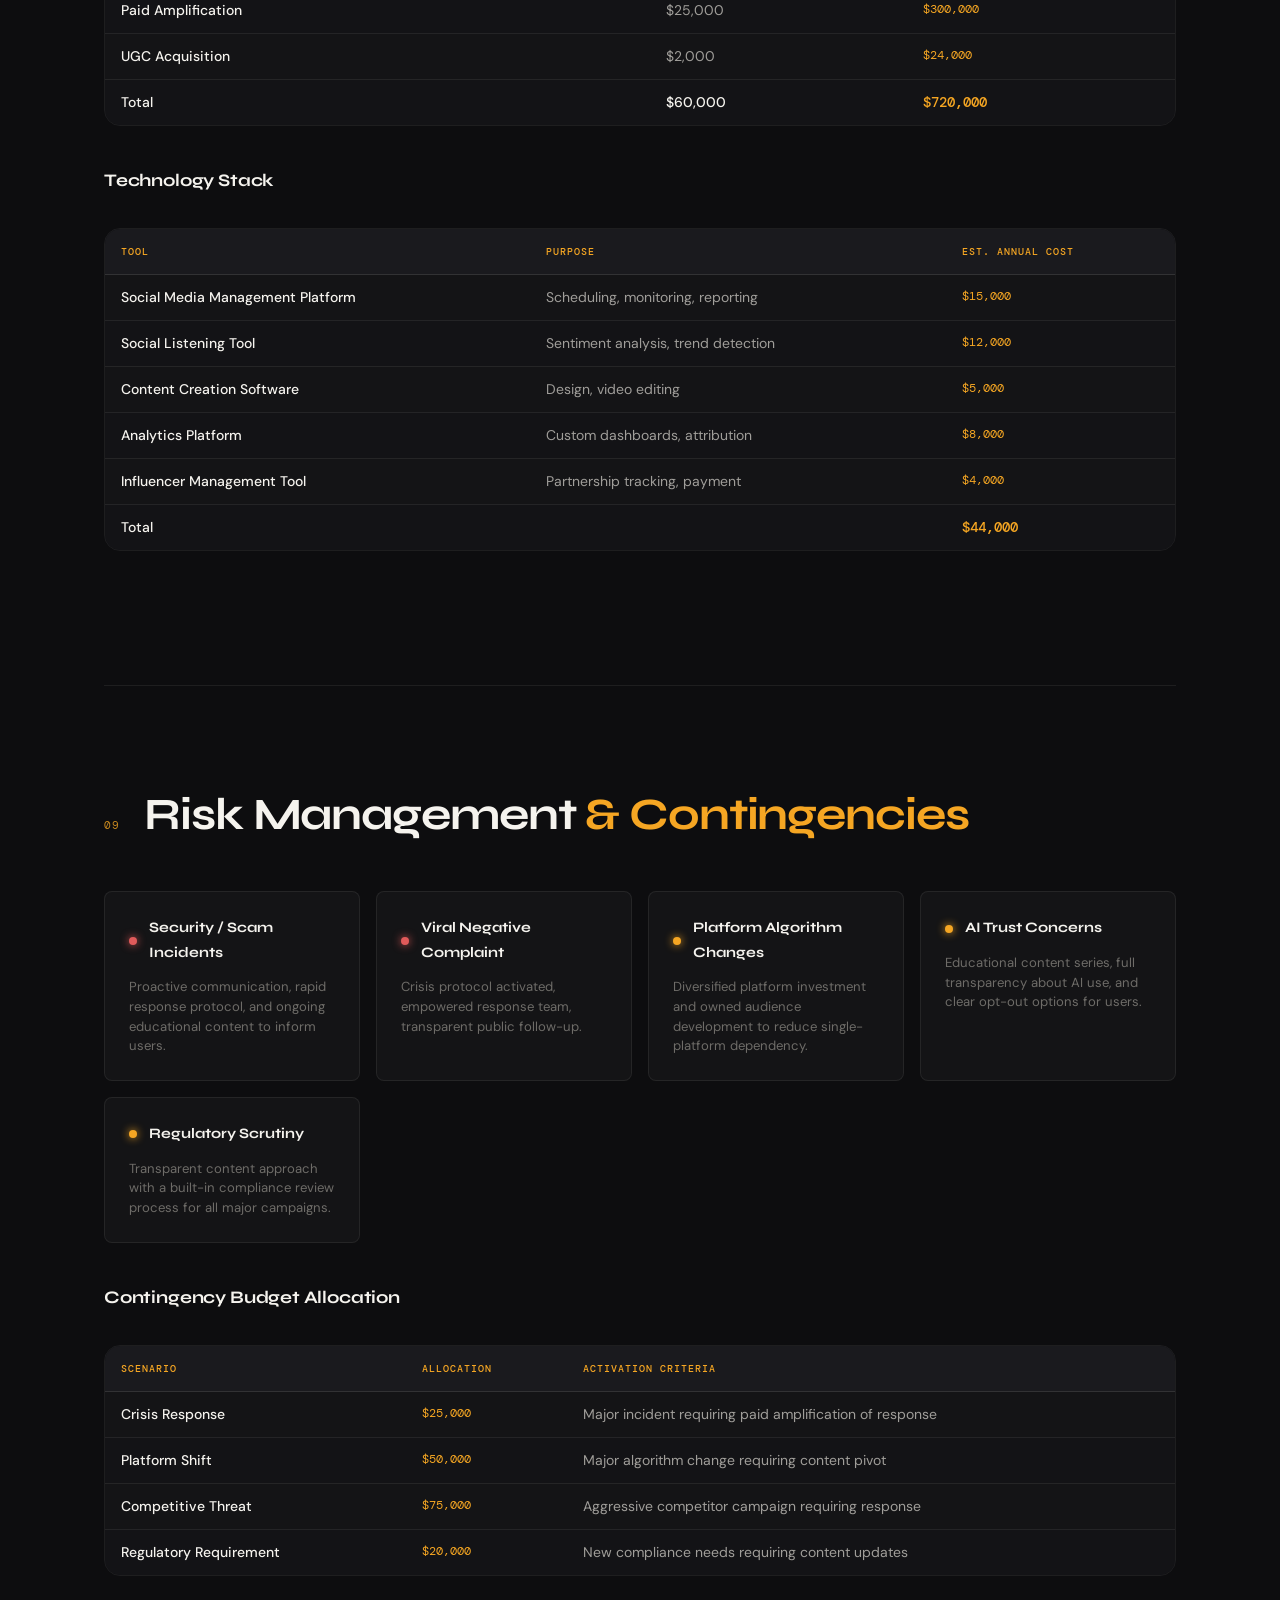
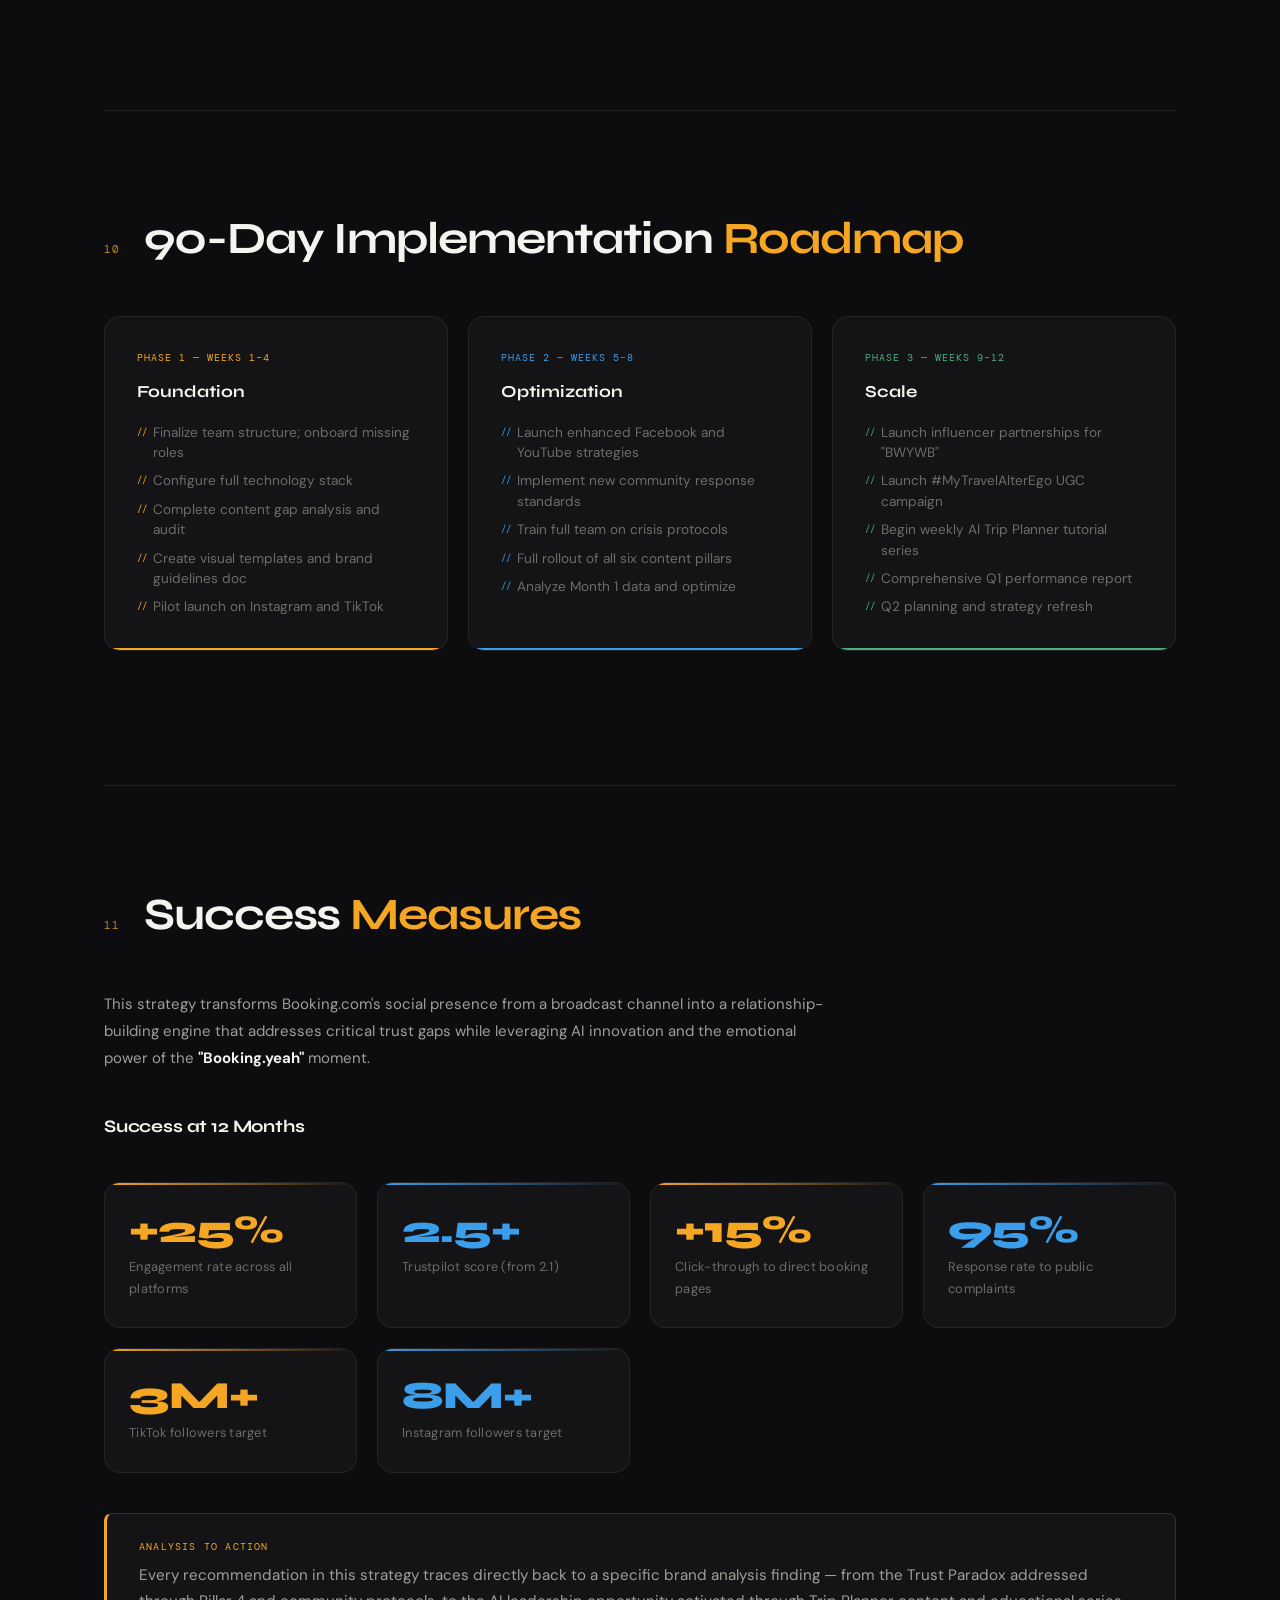
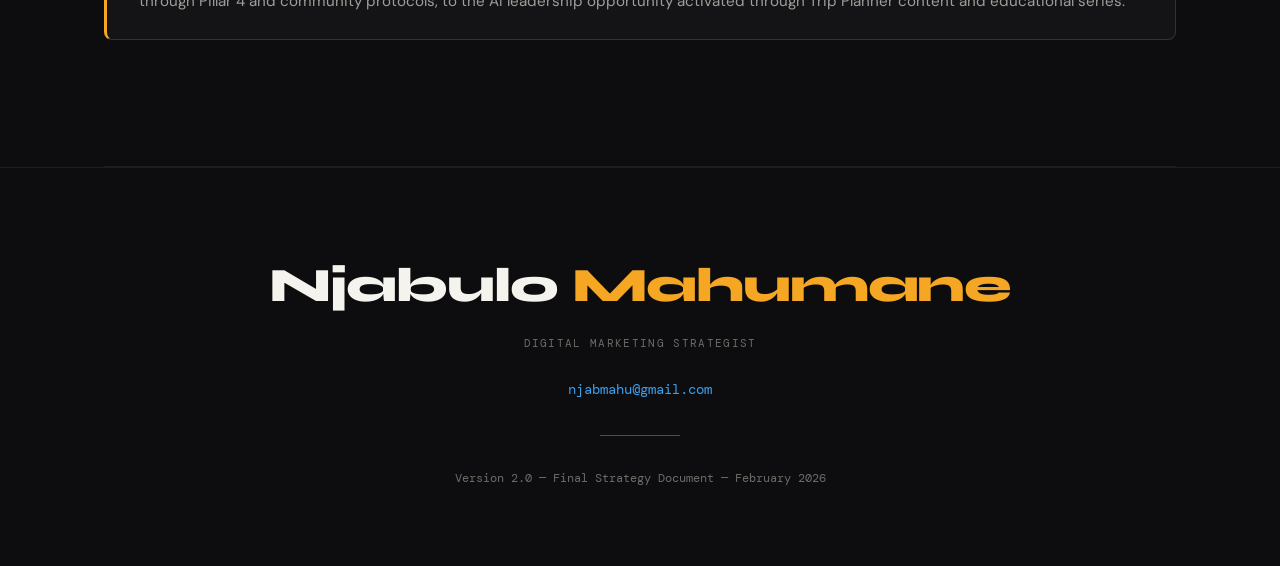
<file: mockups/social-media-strategy.html>
<!DOCTYPE html>
<html lang="en">
<head>
<meta charset="UTF-8">
<meta name="viewport" content="width=device-width, initial-scale=1.0">
<title>Booking.com Social Media Strategy 2026–2027 | Njabulo Mahumane</title>
<link href="https://fonts.googleapis.com/css2?family=Syne:wght@400;600;700;800&family=DM+Sans:ital,wght@0,300;0,400;0,500;1,300&family=DM+Mono:wght@400;500&display=swap" rel="stylesheet">
<style>
  :root {
    --bg: #0d0d0f;
    --surface: #141416;
    --surface-2: #1a1a1e;
    --border: rgba(255,255,255,0.07);
    --border-bright: rgba(255,255,255,0.13);
    --amber: #f5a623;
    --amber-dim: rgba(245,166,35,0.12);
    --amber-glow: rgba(245,166,35,0.25);
    --blue: #0071c2;
    --blue-dim: rgba(0,113,194,0.12);
    --blue-bright: #3b9eeb;
    --text: #e8e6e0;
    --text-muted: #6e6c68;
    --text-dim: #a09e9a;
    --white: #f5f3ee;
    --danger: #e05a5a;
    --success: #4caf82;
    --font-display: 'Syne', sans-serif;
    --font-body: 'DM Sans', sans-serif;
    --font-mono: 'DM Mono', monospace;
    --radius: 8px;
    --radius-lg: 16px;
  }

  *, *::before, *::after { box-sizing: border-box; margin: 0; padding: 0; }

  html { scroll-behavior: smooth; }

  body {
    background: var(--bg);
    color: var(--text);
    font-family: var(--font-body);
    font-size: 15px;
    line-height: 1.7;
    -webkit-font-smoothing: antialiased;
  }

  /* ─── SCROLLBAR ─── */
  ::-webkit-scrollbar { width: 4px; }
  ::-webkit-scrollbar-track { background: var(--bg); }
  ::-webkit-scrollbar-thumb { background: var(--amber); border-radius: 2px; }

  /* ─── NOISE OVERLAY ─── */
  body::before {
    content: '';
    position: fixed;
    inset: 0;
    background-image: url("data:image/svg+xml,%3Csvg viewBox='0 0 256 256' xmlns='http://www.w3.org/2000/svg'%3E%3Cfilter id='noise'%3E%3CfeTurbulence type='fractalNoise' baseFrequency='0.9' numOctaves='4' stitchTiles='stitch'/%3E%3C/filter%3E%3Crect width='100%25' height='100%25' filter='url(%23noise)' opacity='0.03'/%3E%3C/svg%3E");
    pointer-events: none;
    z-index: 0;
    opacity: 0.4;
  }

  /* ─── HERO ─── */
  .hero {
    position: relative;
    min-height: 100vh;
    display: flex;
    flex-direction: column;
    justify-content: flex-end;
    padding: clamp(2rem, 6vw, 5rem);
    overflow: hidden;
  }

  .hero-bg {
    position: absolute;
    inset: 0;
    background:
      radial-gradient(ellipse 80% 60% at 70% 30%, rgba(0,113,194,0.18) 0%, transparent 60%),
      radial-gradient(ellipse 50% 50% at 20% 80%, rgba(245,166,35,0.1) 0%, transparent 55%),
      var(--bg);
    z-index: -1;
  }

  .hero-grid {
    position: absolute;
    inset: 0;
    background-image:
      linear-gradient(rgba(255,255,255,0.025) 1px, transparent 1px),
      linear-gradient(90deg, rgba(255,255,255,0.025) 1px, transparent 1px);
    background-size: 60px 60px;
    z-index: -1;
    mask-image: radial-gradient(ellipse at center, black 20%, transparent 75%);
  }

  .hero-meta {
    font-family: var(--font-mono);
    font-size: 11px;
    letter-spacing: 0.12em;
    color: var(--amber);
    text-transform: uppercase;
    margin-bottom: 1.5rem;
    display: flex;
    gap: 2rem;
    flex-wrap: wrap;
  }

  .hero-meta span { opacity: 0.7; color: var(--text-dim); }

  .hero h1 {
    font-family: var(--font-display);
    font-size: clamp(2.8rem, 7vw, 7rem);
    font-weight: 800;
    line-height: 1.0;
    letter-spacing: -0.03em;
    color: var(--white);
    max-width: 14ch;
    margin-bottom: 1.5rem;
  }

  .hero h1 em {
    font-style: normal;
    color: var(--amber);
    position: relative;
  }

  .hero-sub {
    font-size: clamp(0.9rem, 1.5vw, 1.1rem);
    color: var(--text-dim);
    max-width: 55ch;
    margin-bottom: 3rem;
    font-weight: 300;
  }

  .hero-badges {
    display: flex;
    gap: 0.75rem;
    flex-wrap: wrap;
    margin-bottom: 3rem;
  }

  .badge {
    font-family: var(--font-mono);
    font-size: 11px;
    letter-spacing: 0.08em;
    padding: 6px 14px;
    border-radius: 100px;
    text-transform: uppercase;
  }
  .badge-amber { background: var(--amber-dim); color: var(--amber); border: 1px solid rgba(245,166,35,0.3); }
  .badge-blue { background: var(--blue-dim); color: var(--blue-bright); border: 1px solid rgba(0,113,194,0.3); }
  .badge-dim { background: rgba(255,255,255,0.04); color: var(--text-muted); border: 1px solid var(--border); }

  .hero-divider {
    width: 100%;
    height: 1px;
    background: linear-gradient(90deg, var(--amber) 0%, rgba(245,166,35,0.2) 40%, transparent 70%);
    margin-top: 2rem;
  }

  /* ─── NAV ─── */
  .toc-bar {
    position: sticky;
    top: 0;
    z-index: 100;
    background: rgba(13,13,15,0.92);
    backdrop-filter: blur(16px);
    border-bottom: 1px solid var(--border);
    padding: 0 clamp(1rem, 4vw, 3rem);
    overflow-x: auto;
    scrollbar-width: none;
  }
  .toc-bar::-webkit-scrollbar { display: none; }

  .toc-inner {
    display: flex;
    gap: 0;
    min-width: max-content;
    align-items: center;
  }

  .toc-inner a {
    font-family: var(--font-mono);
    font-size: 10.5px;
    letter-spacing: 0.07em;
    text-transform: uppercase;
    color: var(--text-muted);
    text-decoration: none;
    padding: 14px 16px;
    white-space: nowrap;
    transition: color 0.2s;
    border-bottom: 2px solid transparent;
  }
  .toc-inner a:hover { color: var(--amber); border-bottom-color: var(--amber); }

  /* ─── LAYOUT ─── */
  .page-wrap {
    max-width: 1200px;
    margin: 0 auto;
    padding: 0 clamp(1.25rem, 5vw, 4rem);
  }

  /* ─── SECTION ANATOMY ─── */
  .section {
    padding: clamp(4rem, 8vw, 8rem) 0;
    border-bottom: 1px solid var(--border);
  }

  .section-header {
    display: flex;
    align-items: baseline;
    gap: 1.5rem;
    margin-bottom: clamp(2rem, 4vw, 4rem);
    flex-wrap: wrap;
  }

  .section-num {
    font-family: var(--font-mono);
    font-size: 11px;
    color: var(--amber);
    letter-spacing: 0.1em;
    opacity: 0.8;
    flex-shrink: 0;
  }

  .section-title {
    font-family: var(--font-display);
    font-size: clamp(1.6rem, 3.5vw, 2.8rem);
    font-weight: 700;
    color: var(--white);
    letter-spacing: -0.025em;
    line-height: 1.15;
  }

  .section-title em {
    font-style: normal;
    color: var(--amber);
  }

  /* ─── CALLOUT / INSIGHT CARD ─── */
  .insight-card {
    background: var(--surface);
    border: 1px solid var(--border-bright);
    border-left: 3px solid var(--amber);
    border-radius: var(--radius);
    padding: 1.5rem 2rem;
    margin-bottom: 1.5rem;
  }

  .insight-label {
    font-family: var(--font-mono);
    font-size: 10px;
    letter-spacing: 0.12em;
    color: var(--amber);
    text-transform: uppercase;
    margin-bottom: 0.5rem;
  }

  .insight-card p {
    color: var(--text-dim);
    font-size: 0.95rem;
  }

  .insight-card strong { color: var(--white); }

  /* ─── TABLES ─── */
  .table-wrap {
    overflow-x: auto;
    margin: 2rem 0;
    border-radius: var(--radius-lg);
    border: 1px solid var(--border);
  }

  table {
    width: 100%;
    border-collapse: collapse;
    font-size: 0.875rem;
  }

  thead tr {
    background: var(--surface-2);
    border-bottom: 1px solid var(--border-bright);
  }

  th {
    font-family: var(--font-mono);
    font-size: 10px;
    letter-spacing: 0.1em;
    text-transform: uppercase;
    color: var(--amber);
    padding: 14px 16px;
    text-align: left;
    white-space: nowrap;
    font-weight: 500;
  }

  td {
    padding: 12px 16px;
    color: var(--text-dim);
    border-bottom: 1px solid var(--border);
    vertical-align: top;
    line-height: 1.5;
  }

  tr:last-child td { border-bottom: none; }

  tbody tr { background: var(--surface); transition: background 0.15s; }
  tbody tr:hover { background: var(--surface-2); }
  tbody tr:nth-child(even) { background: rgba(26,26,30,0.5); }
  tbody tr:nth-child(even):hover { background: var(--surface-2); }

  td strong { color: var(--white); font-weight: 500; }

  .td-platform {
    font-family: var(--font-mono);
    font-size: 11px;
    color: var(--blue-bright);
    font-weight: 500;
    white-space: nowrap;
  }

  .td-metric {
    font-family: var(--font-mono);
    font-size: 12px;
    color: var(--amber);
  }

  /* ─── STAT GRID ─── */
  .stat-grid {
    display: grid;
    grid-template-columns: repeat(auto-fit, minmax(200px, 1fr));
    gap: 1.25rem;
    margin: 2.5rem 0;
  }

  .stat-card {
    background: var(--surface);
    border: 1px solid var(--border);
    border-radius: var(--radius-lg);
    padding: 1.75rem 1.5rem;
    position: relative;
    overflow: hidden;
    transition: border-color 0.2s, transform 0.2s;
  }

  .stat-card:hover {
    border-color: var(--border-bright);
    transform: translateY(-2px);
  }

  .stat-card::before {
    content: '';
    position: absolute;
    top: 0; left: 0; right: 0;
    height: 2px;
    background: linear-gradient(90deg, var(--amber), transparent);
  }

  .stat-card.blue::before { background: linear-gradient(90deg, var(--blue-bright), transparent); }

  .stat-num {
    font-family: var(--font-display);
    font-size: clamp(1.8rem, 3vw, 2.5rem);
    font-weight: 800;
    color: var(--white);
    letter-spacing: -0.03em;
    line-height: 1;
    margin-bottom: 0.4rem;
  }

  .stat-num span { color: var(--amber); }
  .stat-card.blue .stat-num span { color: var(--blue-bright); }

  .stat-label {
    font-size: 0.8rem;
    color: var(--text-muted);
    letter-spacing: 0.02em;
  }

  /* ─── PILLAR CARDS ─── */
  .pillar-grid {
    display: grid;
    grid-template-columns: repeat(auto-fit, minmax(280px, 1fr));
    gap: 1.25rem;
    margin: 2rem 0;
  }

  .pillar-card {
    background: var(--surface);
    border: 1px solid var(--border);
    border-radius: var(--radius-lg);
    padding: 2rem;
    transition: border-color 0.2s, transform 0.2s;
    position: relative;
  }

  .pillar-card:hover {
    border-color: rgba(245,166,35,0.3);
    transform: translateY(-3px);
  }

  .pillar-num {
    font-family: var(--font-mono);
    font-size: 10px;
    letter-spacing: 0.1em;
    color: var(--amber);
    text-transform: uppercase;
    margin-bottom: 0.75rem;
    opacity: 0.7;
  }

  .pillar-card h3 {
    font-family: var(--font-display);
    font-size: 1.1rem;
    font-weight: 700;
    color: var(--white);
    margin-bottom: 0.75rem;
    line-height: 1.25;
  }

  .pillar-card p {
    font-size: 0.85rem;
    color: var(--text-muted);
    line-height: 1.6;
    margin-bottom: 1rem;
  }

  .pillar-tags { display: flex; gap: 0.5rem; flex-wrap: wrap; }
  .pillar-tag {
    font-family: var(--font-mono);
    font-size: 10px;
    padding: 3px 10px;
    border-radius: 100px;
    background: var(--amber-dim);
    color: var(--amber);
    border: 1px solid rgba(245,166,35,0.2);
  }

  /* ─── PHASE TIMELINE ─── */
  .phase-grid {
    display: grid;
    grid-template-columns: repeat(auto-fit, minmax(260px, 1fr));
    gap: 1.25rem;
    margin: 2rem 0;
  }

  .phase-card {
    background: var(--surface);
    border: 1px solid var(--border);
    border-radius: var(--radius-lg);
    padding: 2rem;
    position: relative;
    overflow: hidden;
  }

  .phase-card::after {
    content: '';
    position: absolute;
    bottom: 0; left: 0; right: 0;
    height: 2px;
  }

  .phase-card.p1::after { background: var(--amber); }
  .phase-card.p2::after { background: var(--blue-bright); }
  .phase-card.p3::after { background: var(--success); }

  .phase-label {
    font-family: var(--font-mono);
    font-size: 10px;
    letter-spacing: 0.1em;
    text-transform: uppercase;
    margin-bottom: 0.75rem;
  }
  .p1 .phase-label { color: var(--amber); }
  .p2 .phase-label { color: var(--blue-bright); }
  .p3 .phase-label { color: var(--success); }

  .phase-card h3 {
    font-family: var(--font-display);
    font-size: 1.05rem;
    font-weight: 700;
    color: var(--white);
    margin-bottom: 1rem;
  }

  .phase-card ul {
    list-style: none;
    display: flex;
    flex-direction: column;
    gap: 0.5rem;
  }

  .phase-card ul li {
    font-size: 0.85rem;
    color: var(--text-muted);
    padding-left: 1rem;
    position: relative;
    line-height: 1.5;
  }

  .phase-card ul li::before {
    content: '//';
    position: absolute;
    left: 0;
    font-family: var(--font-mono);
    font-size: 9px;
    top: 3px;
  }
  .p1 li::before { color: var(--amber); }
  .p2 li::before { color: var(--blue-bright); }
  .p3 li::before { color: var(--success); }

  /* ─── RISK MATRIX ─── */
  .risk-grid {
    display: grid;
    grid-template-columns: repeat(auto-fit, minmax(240px, 1fr));
    gap: 1rem;
    margin: 2rem 0;
  }

  .risk-card {
    background: var(--surface);
    border: 1px solid var(--border);
    border-radius: var(--radius);
    padding: 1.5rem;
  }

  .risk-header {
    display: flex;
    align-items: center;
    gap: 0.75rem;
    margin-bottom: 0.75rem;
  }

  .risk-dot {
    width: 8px; height: 8px;
    border-radius: 50%;
    flex-shrink: 0;
  }
  .risk-high { background: var(--danger); box-shadow: 0 0 8px var(--danger); }
  .risk-medium { background: var(--amber); box-shadow: 0 0 8px var(--amber); }

  .risk-card h4 {
    font-family: var(--font-display);
    font-size: 0.9rem;
    font-weight: 700;
    color: var(--white);
  }

  .risk-card p { font-size: 0.82rem; color: var(--text-muted); line-height: 1.5; }

  /* ─── PALETTE SWATCH ─── */
  .palette-grid {
    display: flex;
    gap: 0.75rem;
    flex-wrap: wrap;
    margin: 2rem 0;
  }

  .swatch {
    display: flex;
    flex-direction: column;
    gap: 0.5rem;
    align-items: center;
    min-width: 90px;
  }

  .swatch-color {
    width: 80px; height: 80px;
    border-radius: var(--radius);
    border: 1px solid var(--border);
  }

  .swatch-label {
    font-family: var(--font-mono);
    font-size: 10px;
    color: var(--text-muted);
    text-align: center;
    line-height: 1.4;
  }

  /* ─── KPI GRID ─── */
  .kpi-grid {
    display: grid;
    grid-template-columns: repeat(auto-fit, minmax(180px, 1fr));
    gap: 1rem;
    margin: 2rem 0;
  }

  .kpi-card {
    background: var(--surface);
    border: 1px solid var(--border);
    border-radius: var(--radius);
    padding: 1.5rem;
    text-align: center;
  }

  .kpi-platform {
    font-family: var(--font-mono);
    font-size: 10px;
    letter-spacing: 0.1em;
    text-transform: uppercase;
    color: var(--blue-bright);
    margin-bottom: 0.5rem;
  }

  .kpi-val {
    font-family: var(--font-display);
    font-size: 1.6rem;
    font-weight: 800;
    color: var(--amber);
    margin-bottom: 0.25rem;
  }

  .kpi-label { font-size: 0.78rem; color: var(--text-muted); }

  /* ─── FOOTER ─── */
  .footer {
    padding: clamp(3rem, 6vw, 5rem) 0;
    text-align: center;
    border-top: 1px solid var(--border);
    position: relative;
  }

  .footer-name {
    font-family: var(--font-display);
    font-size: clamp(1.5rem, 4vw, 3rem);
    font-weight: 800;
    color: var(--white);
    letter-spacing: -0.025em;
    margin-bottom: 0.5rem;
  }

  .footer-name em { font-style: normal; color: var(--amber); }

  .footer-role {
    font-family: var(--font-mono);
    font-size: 11px;
    letter-spacing: 0.12em;
    text-transform: uppercase;
    color: var(--text-muted);
    margin-bottom: 1.5rem;
  }

  .footer-email {
    font-size: 0.9rem;
    color: var(--blue-bright);
    text-decoration: none;
    font-family: var(--font-mono);
  }
  .footer-email:hover { color: var(--amber); }

  .footer-line {
    width: 80px; height: 1px;
    background: var(--amber);
    margin: 2rem auto;
    opacity: 0.4;
  }

  .footer-copy {
    font-size: 0.78rem;
    color: var(--text-muted);
    font-family: var(--font-mono);
  }

  /* ─── PROSE ─── */
  .prose {
    max-width: 72ch;
    color: var(--text-dim);
    line-height: 1.8;
    margin-bottom: 2rem;
  }

  .prose strong { color: var(--white); }

  h4.sub-heading {
    font-family: var(--font-display);
    font-size: 1.1rem;
    font-weight: 700;
    color: var(--white);
    margin: 2.5rem 0 1rem;
    letter-spacing: -0.01em;
  }

  /* ─── GOLDEN RULE BOX ─── */
  .golden-rule {
    background: linear-gradient(135deg, rgba(245,166,35,0.1), rgba(245,166,35,0.04));
    border: 1px solid rgba(245,166,35,0.3);
    border-radius: var(--radius-lg);
    padding: 2rem;
    margin: 2rem 0;
    text-align: center;
  }

  .golden-rule p {
    font-family: var(--font-display);
    font-size: clamp(1rem, 2vw, 1.3rem);
    font-weight: 700;
    color: var(--amber);
    letter-spacing: -0.01em;
  }

  /* ─── RESPONSE PROTOCOL ─── */
  .protocol-grid {
    display: grid;
    grid-template-columns: repeat(auto-fit, minmax(240px, 1fr));
    gap: 1rem;
    margin: 2rem 0;
  }

  .protocol-card {
    background: var(--surface);
    border: 1px solid var(--border);
    border-radius: var(--radius);
    padding: 1.5rem;
  }

  .protocol-type {
    font-family: var(--font-mono);
    font-size: 10px;
    letter-spacing: 0.1em;
    text-transform: uppercase;
    margin-bottom: 0.5rem;
  }
  .type-positive { color: var(--success); }
  .type-question { color: var(--blue-bright); }
  .type-complaint { color: var(--danger); }

  .protocol-card h4 {
    font-family: var(--font-display);
    font-size: 0.9rem;
    font-weight: 700;
    color: var(--white);
    margin-bottom: 0.5rem;
  }

  .protocol-card p { font-size: 0.82rem; color: var(--text-muted); line-height: 1.5; }

  /* ─── BUDGET TABLE HIGHLIGHT ─── */
  .total-row td { color: var(--white) !important; font-weight: 500; }
  .total-row td:last-child { color: var(--amber) !important; font-family: var(--font-mono); }

  /* ─── RESPONSIVE ─── */
  @media (max-width: 768px) {
    .stat-grid { grid-template-columns: repeat(2, 1fr); }
    .pillar-grid { grid-template-columns: 1fr; }
    .phase-grid { grid-template-columns: 1fr; }
    .risk-grid { grid-template-columns: 1fr; }
    .protocol-grid { grid-template-columns: 1fr; }
    .palette-grid { justify-content: flex-start; }
    table { font-size: 0.8rem; }
    th, td { padding: 10px 12px; }
  }

  @media (max-width: 480px) {
    .stat-grid { grid-template-columns: 1fr 1fr; }
    .kpi-grid { grid-template-columns: repeat(2, 1fr); }
    .hero-meta { gap: 1rem; }
  }

  /* ─── FADE IN ─── */
  @keyframes fadeUp {
    from { opacity: 0; transform: translateY(20px); }
    to { opacity: 1; transform: translateY(0); }
  }

  .hero > * { animation: fadeUp 0.7s ease both; }
  .hero .hero-meta { animation-delay: 0.1s; }
  .hero h1 { animation-delay: 0.2s; }
  .hero .hero-sub { animation-delay: 0.3s; }
  .hero .hero-badges { animation-delay: 0.4s; }
</style>
</head>
<body>

<!-- ═══════════════════════════════════════════════
     HERO
════════════════════════════════════════════════ -->
<div class="hero">
  <div class="hero-bg"></div>
  <div class="hero-grid"></div>

  <div class="hero-meta">
    <span>Booking.com</span>
    SOCIAL MEDIA STRATEGY
    <span>//</span>
    2026 &ndash; 2027
    <span>//</span>
    Version 2.0
  </div>

  <h1>Social Media <em>Strategy</em></h1>

  <p class="hero-sub">
    A comprehensive platform-by-platform strategy built on the Trust Paradox insight —
    transforming Booking.com's social presence from broadcast channel into
    a relationship-building engine.
  </p>

  <div class="hero-badges">
    <span class="badge badge-amber">Portfolio Document</span>
    <span class="badge badge-blue">563.8M Monthly Visits</span>
    <span class="badge badge-blue">$25B Brand Value</span>
    <span class="badge badge-dim">Feb 2026 · Njabulo Mahumane</span>
  </div>

  <div class="hero-divider"></div>
</div>

<!-- ═══════════════════════════════════════════════
     STICKY NAV
════════════════════════════════════════════════ -->
<nav class="toc-bar">
  <div class="toc-inner">
    <a href="#exec">Executive Summary</a>
    <a href="#foundation">Strategic Foundation</a>
    <a href="#platforms">Platform Strategy</a>
    <a href="#pillars">Content Pillars</a>
    <a href="#cadence">Cadence</a>
    <a href="#visual">Visual Identity</a>
    <a href="#community">Community Mgmt</a>
    <a href="#measurement">Measurement</a>
    <a href="#budget">Budget</a>
    <a href="#risk">Risk</a>
    <a href="#roadmap">Roadmap</a>
    <a href="#conclusion">Conclusion</a>
  </div>
</nav>

<div class="page-wrap">

  <!-- ═══════════ 00: EXECUTIVE SUMMARY ═══════════ -->
  <section class="section" id="exec">
    <div class="section-header">
      <span class="section-num">00</span>
      <h2 class="section-title">Executive <em>Summary</em></h2>
    </div>

    <p class="prose">
      This strategy is built on a rigorous 5-step brand analysis that identified a fundamental tension
      at the heart of Booking.com's market position: the <strong>Trust Paradox</strong>. While Booking.com
      has achieved dominant market leadership, it faces systematic failures in service recovery that
      undermine its core value of "Absolute Integrity."
    </p>

    <div class="stat-grid">
      <div class="stat-card">
        <div class="stat-num"><span>563.8M</span></div>
        <div class="stat-label">Monthly website visits</div>
      </div>
      <div class="stat-card blue">
        <div class="stat-num"><span>3.5x</span></div>
        <div class="stat-label">Larger than Tripadvisor</div>
      </div>
      <div class="stat-card">
        <div class="stat-num"><span>$25B</span></div>
        <div class="stat-label">Brand value (+50% YoY)</div>
      </div>
      <div class="stat-card blue">
        <div class="stat-num"><span>8.6M<span style="font-size:1.2rem">+</span></span></div>
        <div class="stat-label">Properties listed</div>
      </div>
    </div>

    <h4 class="sub-heading">Three Foundational Insights</h4>

    <div class="insight-card">
      <div class="insight-label">Insight 01 &mdash; The Trust Paradox</div>
      <p><strong>Strong pre-booking experience vs. weak post-booking service recovery.</strong>
      Content must proactively address trust gaps and demonstrate commitment to resolution.</p>
    </div>

    <div class="insight-card">
      <div class="insight-label">Insight 02 &mdash; Platform Evolution</div>
      <p><strong>61% of travelers book after Instagram discovery; 32% after TikTok.</strong>
      Under-35 now start trip planning on TikTok — platform-native content with appropriate
      tone and format for each channel is non-negotiable.</p>
    </div>

    <div class="insight-card">
      <div class="insight-label">Insight 03 &mdash; AI &amp; Personalization</div>
      <p><strong>80% of travelers open to AI-designed itineraries; 94% in India.</strong>
      Showcase AI tools (Trip Planner) while maintaining human-centric transparency.</p>
    </div>
  </section>

  <!-- ═══════════ 01: STRATEGIC FOUNDATION ═══════════ -->
  <section class="section" id="foundation">
    <div class="section-header">
      <span class="section-num">01</span>
      <h2 class="section-title">Strategic <em>Foundation</em></h2>
    </div>

    <p class="prose">
      Booking.com's 2025–2026 campaign platform <strong>"book whoever you want to be"</strong>
      (featuring Tina Fey) taps into the insight that 64% of travelers feel more 'main character
      energy' while on vacation, and 50% say they have a travel alter-ego. This aligns with the
      <strong>Era of You</strong> &mdash; hyper-personalized travel experiences.
    </p>

    <h4 class="sub-heading">Strategic Objectives</h4>
    <div class="table-wrap">
      <table>
        <thead><tr>
          <th>Objective</th>
          <th>Target Metric</th>
          <th>Rationale</th>
        </tr></thead>
        <tbody>
          <tr>
            <td><strong>Strengthen Pre-Booking Engagement</strong></td>
            <td class="td-metric">+25% engagement rate</td>
            <td>Leverage AI-driven personalization to deliver tailored content</td>
          </tr>
          <tr>
            <td><strong>Address Service Recovery Gap</strong></td>
            <td class="td-metric">-40% negative sentiment</td>
            <td>Proactive community management addressing the Trust Paradox</td>
          </tr>
          <tr>
            <td><strong>Drive Direct Platform Traffic</strong></td>
            <td class="td-metric">+15% CTR</td>
            <td>Reduce OTA dependency through owned channel growth</td>
          </tr>
          <tr>
            <td><strong>Build Trust Through Transparency</strong></td>
            <td class="td-metric">+20% positive sentiment</td>
            <td>Counteract review-filtering perceptions</td>
          </tr>
        </tbody>
      </table>
    </div>

    <h4 class="sub-heading">Target Audience Personas</h4>
    <div class="table-wrap">
      <table>
        <thead><tr>
          <th>Persona</th>
          <th>Demographics</th>
          <th>Platforms</th>
          <th>Content Focus</th>
        </tr></thead>
        <tbody>
          <tr>
            <td><strong>The Spontaneous Booker</strong></td>
            <td>18–34, urban, app-dependent</td>
            <td class="td-platform">TikTok · Instagram Reels</td>
            <td>Last-minute deals, room reveals</td>
          </tr>
          <tr>
            <td><strong>The Deal-Seeking Family Planner</strong></td>
            <td>35–54, suburban, price-sensitive</td>
            <td class="td-platform">Facebook · Instagram Feed</td>
            <td>Value content, family travel guides</td>
          </tr>
          <tr>
            <td><strong>The Business/Leisure Hybrid</strong></td>
            <td>30–45, professional, dual-purpose</td>
            <td class="td-platform">LinkedIn · Instagram · YouTube</td>
            <td>Connected trip content, loyalty benefits</td>
          </tr>
        </tbody>
      </table>
    </div>
  </section>

  <!-- ═══════════ 02: PLATFORM STRATEGY ═══════════ -->
  <section class="section" id="platforms">
    <div class="section-header">
      <span class="section-num">02</span>
      <h2 class="section-title">Platform <em>Strategy</em></h2>
    </div>

    <div class="table-wrap">
      <table>
        <thead><tr>
          <th>Platform</th>
          <th>Primary Role</th>
          <th>Content Mix</th>
          <th>Frequency</th>
        </tr></thead>
        <tbody>
          <tr>
            <td class="td-platform">Instagram</td>
            <td><strong>Inspiration + Research Hub</strong></td>
            <td>40% Reels · 30% Carousels · 20% Static · 10% Stories</td>
            <td class="td-metric">5–7x / week</td>
          </tr>
          <tr>
            <td class="td-platform">TikTok</td>
            <td><strong>Discovery + Viral Reach</strong></td>
            <td>90% short-form video · 10% trending</td>
            <td class="td-metric">3–5x / week</td>
          </tr>
          <tr>
            <td class="td-platform">Facebook</td>
            <td><strong>Loyalty + Community Building</strong></td>
            <td>50% value · 30% community · 20% events</td>
            <td class="td-metric">3–4x / week</td>
          </tr>
          <tr>
            <td class="td-platform">YouTube</td>
            <td><strong>Deep Dives + Trust Building</strong></td>
            <td>Virtual tours · destination guides · AI tutorials</td>
            <td class="td-metric">2x / month</td>
          </tr>
          <tr>
            <td class="td-platform">X (Twitter)</td>
            <td><strong>Customer Service + Real-Time</strong></td>
            <td>70% support · 20% personality · 10% promo</td>
            <td class="td-metric">Daily</td>
          </tr>
        </tbody>
      </table>
    </div>

    <div class="insight-card" style="border-left-color: var(--blue-bright); margin-top: 2rem;">
      <div class="insight-label" style="color: var(--blue-bright);">Instagram Insight</div>
      <p><strong>61% of travelers have booked a hotel after seeing it on Instagram.</strong>
      This platform is non-negotiable. Reels reach non-followers and drive discovery;
      Carousels drive saves and returns; Link Stickers convert.</p>
    </div>

    <div class="insight-card" style="margin-top: 1rem;">
      <div class="insight-label">TikTok Insight</div>
      <p><strong>42% of TikTok users who planned trips on the platform converted to bookings</strong>
      — outperforming most traditional advertising channels. Among under-35s,
      TikTok now surpasses Google as the starting point for trip planning.</p>
    </div>
  </section>

  <!-- ═══════════ 03: CONTENT PILLARS ═══════════ -->
  <section class="section" id="pillars">
    <div class="section-header">
      <span class="section-num">03</span>
      <h2 class="section-title">Content <em>Pillar Architecture</em></h2>
    </div>

    <p class="prose">Six core content pillars address both brand analysis findings and
    Booking.com's campaign positioning across all platforms.</p>

    <div class="pillar-grid">
      <div class="pillar-card">
        <div class="pillar-num">Pillar 01</div>
        <h3>"Book Whoever You Want to Be"</h3>
        <p>Extend the Tina Fey campaign into owned channels. Showcase how travel
        enables personal transformation and identity exploration.</p>
        <div class="pillar-tags">
          <span class="pillar-tag">Instagram</span>
          <span class="pillar-tag">TikTok</span>
          <span class="pillar-tag">YouTube</span>
        </div>
      </div>

      <div class="pillar-card">
        <div class="pillar-num">Pillar 02</div>
        <h3>Property Showcases</h3>
        <p>Highlight 8.6M+ properties and unique accommodations through room tours,
        hidden gem series, and amenity spotlights.</p>
        <div class="pillar-tags">
          <span class="pillar-tag">All Platforms</span>
        </div>
      </div>

      <div class="pillar-card">
        <div class="pillar-num">Pillar 03</div>
        <h3>Guest Experiences</h3>
        <p>Leverage UGC and testimonials to build trust — critical given the service
        recovery deficits identified in the brand analysis.</p>
        <div class="pillar-tags">
          <span class="pillar-tag">Instagram</span>
          <span class="pillar-tag">Facebook</span>
          <span class="pillar-tag">TikTok</span>
        </div>
      </div>

      <div class="pillar-card">
        <div class="pillar-num">Pillar 04</div>
        <h3>Behind-the-Scenes</h3>
        <p>Directly address trust gaps from the brand analysis. AI Trip Planner demos,
        CS spotlights, and review system transparency.</p>
        <div class="pillar-tags">
          <span class="pillar-tag">Instagram</span>
          <span class="pillar-tag">YouTube</span>
          <span class="pillar-tag">LinkedIn</span>
        </div>
      </div>

      <div class="pillar-card">
        <div class="pillar-num">Pillar 05</div>
        <h3>Local Guides</h3>
        <p>Position Booking.com as a trusted destination authority. Restaurant picks,
        hidden gems, and seasonal itineraries.</p>
        <div class="pillar-tags">
          <span class="pillar-tag">Instagram</span>
          <span class="pillar-tag">YouTube</span>
          <span class="pillar-tag">Blog</span>
        </div>
      </div>

      <div class="pillar-card">
        <div class="pillar-num">Pillar 06</div>
        <h3>Seasonal &amp; Event Content</h3>
        <p>Capture demand around travel periods, life events, and major occasions.
        Holiday packages, wedding showcases, and last-minute series.</p>
        <div class="pillar-tags">
          <span class="pillar-tag">All Platforms</span>
        </div>
      </div>
    </div>
  </section>

  <!-- ═══════════ 04: CONTENT CADENCE ═══════════ -->
  <section class="section" id="cadence">
    <div class="section-header">
      <span class="section-num">04</span>
      <h2 class="section-title">Content Mix <em>&amp; Cadence</em></h2>
    </div>

    <h4 class="sub-heading">Monthly Content Schedule</h4>
    <div class="table-wrap">
      <table>
        <thead><tr>
          <th>Week</th>
          <th>Monday</th>
          <th>Tuesday</th>
          <th>Wednesday</th>
          <th>Thursday</th>
          <th>Friday</th>
          <th>Weekend</th>
        </tr></thead>
        <tbody>
          <tr>
            <td><strong>Week 1</strong></td>
            <td>Property Showcase (Reel)</td>
            <td>Local Guide (Carousel)</td>
            <td>UGC Repost (Static)</td>
            <td>Behind-the-Scenes (Reel)</td>
            <td>Campaign Content</td>
            <td>Destination Inspiration</td>
          </tr>
          <tr>
            <td><strong>Week 2</strong></td>
            <td>AI Tool Demo (Reel)</td>
            <td>Guest Feature (Carousel)</td>
            <td>Seasonal Content</td>
            <td>Property Showcase (Reel)</td>
            <td>Local Guide</td>
            <td>User Challenge</td>
          </tr>
          <tr>
            <td><strong>Week 3</strong></td>
            <td>Behind-the-Scenes (Reel)</td>
            <td>UGC Repost (Static)</td>
            <td>AI Tool Demo (Reel)</td>
            <td>Property Showcase</td>
            <td>Campaign Content</td>
            <td>Weekend Getaways</td>
          </tr>
          <tr>
            <td><strong>Week 4</strong></td>
            <td>Local Guide (Reel)</td>
            <td>Guest Feature (Static)</td>
            <td>Seasonal Carousel</td>
            <td>Behind-the-Scenes (Reel)</td>
            <td>UGC Roundup</td>
            <td>Monthly Highlights</td>
          </tr>
        </tbody>
      </table>
    </div>

    <h4 class="sub-heading">Quarterly Themes</h4>
    <div class="table-wrap">
      <table>
        <thead><tr><th>Quarter</th><th>Theme</th><th>Campaign Integration</th></tr></thead>
        <tbody>
          <tr>
            <td><strong>Q1 (Jan–Mar)</strong></td>
            <td>New Year, New You</td>
            <td>"book whoever you want to be" — identity-focused, resolution travel</td>
          </tr>
          <tr>
            <td><strong>Q2 (Apr–Jun)</strong></td>
            <td>Spring Discovery</td>
            <td>Destination guides, hidden gems, Father's Day gift focus</td>
          </tr>
          <tr>
            <td><strong>Q3 (Jul–Sep)</strong></td>
            <td>Peak Season</td>
            <td>Family travel, last-minute bookings, back-to-school transitions</td>
          </tr>
          <tr>
            <td><strong>Q4 (Oct–Dec)</strong></td>
            <td>Holiday Planning</td>
            <td>Seasonal destinations, holiday events, year-end travel, gift guides</td>
          </tr>
        </tbody>
      </table>
    </div>
  </section>

  <!-- ═══════════ 05: VISUAL IDENTITY ═══════════ -->
  <section class="section" id="visual">
    <div class="section-header">
      <span class="section-num">05</span>
      <h2 class="section-title">Visual Identity <em>&amp; Creative Guidelines</em></h2>
    </div>

    <h4 class="sub-heading">Brand Colour Palette</h4>
    <div class="palette-grid">
      <div class="swatch">
        <div class="swatch-color" style="background:#003580;"></div>
        <div class="swatch-label">Core Blue<br>#003580</div>
      </div>
      <div class="swatch">
        <div class="swatch-color" style="background:#0071c2;"></div>
        <div class="swatch-label">Vibrant Cobalt<br>#0071c2</div>
      </div>
      <div class="swatch">
        <div class="swatch-color" style="background:#FF6B35;"></div>
        <div class="swatch-label">Warm Orange<br>#FF6B35</div>
      </div>
      <div class="swatch">
        <div class="swatch-color" style="background:#FDB913;"></div>
        <div class="swatch-label">Golden Hour<br>#FDB913</div>
      </div>
      <div class="swatch">
        <div class="swatch-color" style="background:#E6F0FA; border: 1px solid #ccc;"></div>
        <div class="swatch-label">Soft Sky<br>#E6F0FA</div>
      </div>
      <div class="swatch">
        <div class="swatch-color" style="background:#1E293B;"></div>
        <div class="swatch-label">Deep Navy<br>#1E293B</div>
      </div>
    </div>

    <h4 class="sub-heading">Typography System</h4>
    <div class="table-wrap">
      <table>
        <thead><tr><th>Element</th><th>Font</th><th>Size</th><th>Usage</th></tr></thead>
        <tbody>
          <tr>
            <td><strong>Display Headlines</strong></td>
            <td>Sohne / GT America Display</td>
            <td class="td-metric">48–72pt Bold</td>
            <td>Campaign headers, hero content</td>
          </tr>
          <tr>
            <td><strong>Section Headers</strong></td>
            <td>Playfair Display</td>
            <td class="td-metric">32–40pt Bold</td>
            <td>Carousel titles, section breaks</td>
          </tr>
          <tr>
            <td><strong>Body Text</strong></td>
            <td>Inter</td>
            <td class="td-metric">14–18pt Regular</td>
            <td>Captions, descriptions</td>
          </tr>
          <tr>
            <td><strong>Data / Statistics</strong></td>
            <td>JetBrains Mono</td>
            <td class="td-metric">Variable Medium</td>
            <td>Metrics, trust indicators</td>
          </tr>
        </tbody>
      </table>
    </div>

    <h4 class="sub-heading">Imagery Principles</h4>
    <div class="table-wrap">
      <table>
        <thead><tr><th>Principle</th><th>Guideline</th></tr></thead>
        <tbody>
          <tr><td><strong>Authenticity</strong></td><td>Real people in real places. Candid, not staged. No stiff poses or obvious stock.</td></tr>
          <tr><td><strong>Diversity</strong></td><td>Represent diverse travelers: age, ethnicity, body type, and travel styles.</td></tr>
          <tr><td><strong>Golden Hour Lighting</strong></td><td>Prioritize warm, natural lighting — especially for destination shots.</td></tr>
          <tr><td><strong>Composition</strong></td><td>Leave space for text overlay (safe zones: bottom third, center).</td></tr>
          <tr><td><strong>No Embedded Text</strong></td><td>All text added as overlay in design tools — never burned into photos.</td></tr>
        </tbody>
      </table>
    </div>
  </section>

  <!-- ═══════════ 06: COMMUNITY MANAGEMENT ═══════════ -->
  <section class="section" id="community">
    <div class="section-header">
      <span class="section-num">06</span>
      <h2 class="section-title">Community Management <em>&amp; Response Protocol</em></h2>
    </div>

    <h4 class="sub-heading">Response Time Standards</h4>
    <div class="table-wrap">
      <table>
        <thead><tr><th>Platform</th><th>Response Goal</th><th>Escalation Path</th></tr></thead>
        <tbody>
          <tr>
            <td class="td-platform">X (Twitter)</td>
            <td class="td-metric">&lt;30 min (business) · &lt;2hr (after hours)</td>
            <td>Direct to customer support team</td>
          </tr>
          <tr>
            <td class="td-platform">Facebook</td>
            <td class="td-metric">&lt;2 hours</td>
            <td>Messenger for sensitive issues</td>
          </tr>
          <tr>
            <td class="td-platform">Instagram</td>
            <td class="td-metric">&lt;4 hours</td>
            <td>DMs for issue resolution</td>
          </tr>
          <tr>
            <td class="td-platform">TikTok</td>
            <td class="td-metric">&lt;6 hours</td>
            <td>Comments addressed; DMs for complex issues</td>
          </tr>
          <tr>
            <td class="td-platform">YouTube</td>
            <td class="td-metric">&lt;24 hours</td>
            <td>Public response; DMs if needed</td>
          </tr>
        </tbody>
      </table>
    </div>

    <h4 class="sub-heading">Comment Moderation Protocol</h4>
    <div class="protocol-grid">
      <div class="protocol-card">
        <div class="protocol-type type-positive">Positive Comment</div>
        <h4>Acknowledge &amp; Amplify</h4>
        <p>"So glad you loved your stay! Which room did you book?" Encourage sharing and tagging.</p>
      </div>
      <div class="protocol-card">
        <div class="protocol-type type-question">Pre-Booking Question</div>
        <h4>Help + Convert</h4>
        <p>"The pool is open year-round! Here's where to book [link]" — helpful info with a soft CTA.</p>
      </div>
      <div class="protocol-card">
        <div class="protocol-type type-question">Post-Booking Question</div>
        <h4>Troubleshoot + Escalate</h4>
        <p>"Let us help — DM us your booking number." Move to private channel quickly.</p>
      </div>
      <div class="protocol-card">
        <div class="protocol-type type-complaint">Complaint (Any Type)</div>
        <h4>Acknowledge → DM</h4>
        <p>"We're sorry to hear this. Please DM us so we can make it right." Never argue publicly.</p>
      </div>
    </div>

    <div class="golden-rule">
      <p>Golden Rule: Never argue publicly. Always move to DM.</p>
    </div>

    <h4 class="sub-heading">Crisis Communication Protocol</h4>
    <div class="table-wrap">
      <table>
        <thead><tr><th>Step</th><th>Action</th><th>Timeline</th></tr></thead>
        <tbody>
          <tr><td><strong>1. Acknowledge</strong></td><td>Post initial response on affected platforms</td><td class="td-metric">Within 1 hour</td></tr>
          <tr><td><strong>2. Inform</strong></td><td>Provide factual information — no speculation</td><td class="td-metric">Hour 1–2</td></tr>
          <tr><td><strong>3. Escalate</strong></td><td>Hand off to dedicated crisis team for coordinated response</td><td class="td-metric">Hour 2–4</td></tr>
          <tr><td><strong>4. Update</strong></td><td>Regular updates as situation develops</td><td class="td-metric">Ongoing</td></tr>
          <tr><td><strong>5. Resolve</strong></td><td>Post-resolution summary to rebuild trust</td><td class="td-metric">Post-incident</td></tr>
        </tbody>
      </table>
    </div>
  </section>

  <!-- ═══════════ 07: MEASUREMENT ═══════════ -->
  <section class="section" id="measurement">
    <div class="section-header">
      <span class="section-num">07</span>
      <h2 class="section-title">Measurement <em>Framework</em></h2>
    </div>

    <h4 class="sub-heading">12-Month Platform KPI Targets</h4>
    <div class="kpi-grid">
      <div class="kpi-card">
        <div class="kpi-platform">Instagram ER</div>
        <div class="kpi-val">2.3%</div>
        <div class="kpi-label">Target (from 1.8%)</div>
      </div>
      <div class="kpi-card">
        <div class="kpi-platform">Instagram CTR</div>
        <div class="kpi-val">1.5%</div>
        <div class="kpi-label">Target (from 1.2%)</div>
      </div>
      <div class="kpi-card">
        <div class="kpi-platform">TikTok Views</div>
        <div class="kpi-val">250K</div>
        <div class="kpi-label">Per video (from 150K)</div>
      </div>
      <div class="kpi-card">
        <div class="kpi-platform">TikTok ER</div>
        <div class="kpi-val">5.0%</div>
        <div class="kpi-label">Target (from 4.2%)</div>
      </div>
      <div class="kpi-card">
        <div class="kpi-platform">Facebook CTR</div>
        <div class="kpi-val">1.0%</div>
        <div class="kpi-label">Target (from 0.8%)</div>
      </div>
      <div class="kpi-card">
        <div class="kpi-platform">X Response</div>
        <div class="kpi-val">&lt;30m</div>
        <div class="kpi-label">Response time (from 45m)</div>
      </div>
    </div>

    <h4 class="sub-heading">Trust Metrics Dashboard</h4>
    <div class="table-wrap">
      <table>
        <thead><tr><th>Metric</th><th>Current Baseline</th><th>12-Month Target</th></tr></thead>
        <tbody>
          <tr><td><strong>Positive Comment Ratio</strong></td><td>72%</td><td class="td-metric">80%</td></tr>
          <tr><td><strong>Service Complaint Visibility</strong></td><td>15% of comments</td><td class="td-metric">&lt;8%</td></tr>
          <tr><td><strong>Response Rate to Complaints</strong></td><td>65%</td><td class="td-metric">95%</td></tr>
          <tr><td><strong>Trustpilot Score</strong></td><td>2.1 / 5</td><td class="td-metric">2.5 / 5</td></tr>
        </tbody>
      </table>
    </div>

    <h4 class="sub-heading">Reporting Cadence</h4>
    <div class="table-wrap">
      <table>
        <thead><tr><th>Report Type</th><th>Frequency</th><th>Audience</th></tr></thead>
        <tbody>
          <tr><td><strong>Daily Dashboard</strong></td><td>Daily</td><td>Social Team</td></tr>
          <tr><td><strong>Weekly Pulse</strong></td><td>Weekly</td><td>Marketing Managers</td></tr>
          <tr><td><strong>Monthly Report</strong></td><td>Monthly</td><td>Marketing Leadership</td></tr>
          <tr><td><strong>Quarterly Review</strong></td><td>Quarterly</td><td>Executive Team</td></tr>
        </tbody>
      </table>
    </div>
  </section>

  <!-- ═══════════ 08: BUDGET ═══════════ -->
  <section class="section" id="budget">
    <div class="section-header">
      <span class="section-num">08</span>
      <h2 class="section-title">Budget <em>&amp; Resources</em></h2>
    </div>

    <h4 class="sub-heading">Recommended Team Structure</h4>
    <div class="table-wrap">
      <table>
        <thead><tr><th>Role</th><th>Responsibilities</th><th>Headcount</th></tr></thead>
        <tbody>
          <tr><td><strong>Social Media Director</strong></td><td>Strategy, governance, executive reporting</td><td class="td-metric">1</td></tr>
          <tr><td><strong>Platform Managers</strong></td><td>Daily management per platform</td><td class="td-metric">4</td></tr>
          <tr><td><strong>Community Managers</strong></td><td>Response handling, engagement</td><td class="td-metric">2</td></tr>
          <tr><td><strong>Content Creators</strong></td><td>Video production, design, copywriting</td><td class="td-metric">3</td></tr>
          <tr><td><strong>Analytics Specialist</strong></td><td>Reporting, insights, optimization</td><td class="td-metric">1</td></tr>
          <tr><td><strong>Paid Social Specialist</strong></td><td>Campaign amplification, budget management</td><td class="td-metric">1</td></tr>
          <tr class="total-row"><td>Total</td><td></td><td>12</td></tr>
        </tbody>
      </table>
    </div>

    <h4 class="sub-heading">Content Production Budget</h4>
    <div class="table-wrap">
      <table>
        <thead><tr><th>Category</th><th>Monthly</th><th>Annual</th></tr></thead>
        <tbody>
          <tr><td><strong>In-House Production</strong></td><td>$8,000</td><td class="td-metric">$96,000</td></tr>
          <tr><td><strong>Agency Partnerships</strong></td><td>$15,000</td><td class="td-metric">$180,000</td></tr>
          <tr><td><strong>Influencer Collaborations</strong></td><td>$10,000</td><td class="td-metric">$120,000</td></tr>
          <tr><td><strong>Paid Amplification</strong></td><td>$25,000</td><td class="td-metric">$300,000</td></tr>
          <tr><td><strong>UGC Acquisition</strong></td><td>$2,000</td><td class="td-metric">$24,000</td></tr>
          <tr class="total-row"><td>Total</td><td>$60,000</td><td>$720,000</td></tr>
        </tbody>
      </table>
    </div>

    <h4 class="sub-heading">Technology Stack</h4>
    <div class="table-wrap">
      <table>
        <thead><tr><th>Tool</th><th>Purpose</th><th>Est. Annual Cost</th></tr></thead>
        <tbody>
          <tr><td><strong>Social Media Management Platform</strong></td><td>Scheduling, monitoring, reporting</td><td class="td-metric">$15,000</td></tr>
          <tr><td><strong>Social Listening Tool</strong></td><td>Sentiment analysis, trend detection</td><td class="td-metric">$12,000</td></tr>
          <tr><td><strong>Content Creation Software</strong></td><td>Design, video editing</td><td class="td-metric">$5,000</td></tr>
          <tr><td><strong>Analytics Platform</strong></td><td>Custom dashboards, attribution</td><td class="td-metric">$8,000</td></tr>
          <tr><td><strong>Influencer Management Tool</strong></td><td>Partnership tracking, payment</td><td class="td-metric">$4,000</td></tr>
          <tr class="total-row"><td>Total</td><td></td><td>$44,000</td></tr>
        </tbody>
      </table>
    </div>
  </section>

  <!-- ═══════════ 09: RISK MANAGEMENT ═══════════ -->
  <section class="section" id="risk">
    <div class="section-header">
      <span class="section-num">09</span>
      <h2 class="section-title">Risk Management <em>&amp; Contingencies</em></h2>
    </div>

    <div class="risk-grid">
      <div class="risk-card">
        <div class="risk-header">
          <div class="risk-dot risk-high"></div>
          <h4>Security / Scam Incidents</h4>
        </div>
        <p>Proactive communication, rapid response protocol, and ongoing educational content to inform users.</p>
      </div>
      <div class="risk-card">
        <div class="risk-header">
          <div class="risk-dot risk-high"></div>
          <h4>Viral Negative Complaint</h4>
        </div>
        <p>Crisis protocol activated, empowered response team, transparent public follow-up.</p>
      </div>
      <div class="risk-card">
        <div class="risk-header">
          <div class="risk-dot risk-medium"></div>
          <h4>Platform Algorithm Changes</h4>
        </div>
        <p>Diversified platform investment and owned audience development to reduce single-platform dependency.</p>
      </div>
      <div class="risk-card">
        <div class="risk-header">
          <div class="risk-dot risk-medium"></div>
          <h4>AI Trust Concerns</h4>
        </div>
        <p>Educational content series, full transparency about AI use, and clear opt-out options for users.</p>
      </div>
      <div class="risk-card">
        <div class="risk-header">
          <div class="risk-dot risk-medium"></div>
          <h4>Regulatory Scrutiny</h4>
        </div>
        <p>Transparent content approach with a built-in compliance review process for all major campaigns.</p>
      </div>
    </div>

    <h4 class="sub-heading">Contingency Budget Allocation</h4>
    <div class="table-wrap">
      <table>
        <thead><tr><th>Scenario</th><th>Allocation</th><th>Activation Criteria</th></tr></thead>
        <tbody>
          <tr><td><strong>Crisis Response</strong></td><td class="td-metric">$25,000</td><td>Major incident requiring paid amplification of response</td></tr>
          <tr><td><strong>Platform Shift</strong></td><td class="td-metric">$50,000</td><td>Major algorithm change requiring content pivot</td></tr>
          <tr><td><strong>Competitive Threat</strong></td><td class="td-metric">$75,000</td><td>Aggressive competitor campaign requiring response</td></tr>
          <tr><td><strong>Regulatory Requirement</strong></td><td class="td-metric">$20,000</td><td>New compliance needs requiring content updates</td></tr>
        </tbody>
      </table>
    </div>
  </section>

  <!-- ═══════════ 10: ROADMAP ═══════════ -->
  <section class="section" id="roadmap">
    <div class="section-header">
      <span class="section-num">10</span>
      <h2 class="section-title">90-Day Implementation <em>Roadmap</em></h2>
    </div>

    <div class="phase-grid">
      <div class="phase-card p1">
        <div class="phase-label">Phase 1 — Weeks 1–4</div>
        <h3>Foundation</h3>
        <ul>
          <li>Finalize team structure; onboard missing roles</li>
          <li>Configure full technology stack</li>
          <li>Complete content gap analysis and audit</li>
          <li>Create visual templates and brand guidelines doc</li>
          <li>Pilot launch on Instagram and TikTok</li>
        </ul>
      </div>
      <div class="phase-card p2">
        <div class="phase-label">Phase 2 — Weeks 5–8</div>
        <h3>Optimization</h3>
        <ul>
          <li>Launch enhanced Facebook and YouTube strategies</li>
          <li>Implement new community response standards</li>
          <li>Train full team on crisis protocols</li>
          <li>Full rollout of all six content pillars</li>
          <li>Analyze Month 1 data and optimize</li>
        </ul>
      </div>
      <div class="phase-card p3">
        <div class="phase-label">Phase 3 — Weeks 9–12</div>
        <h3>Scale</h3>
        <ul>
          <li>Launch influencer partnerships for "BWYWB"</li>
          <li>Launch #MyTravelAlterEgo UGC campaign</li>
          <li>Begin weekly AI Trip Planner tutorial series</li>
          <li>Comprehensive Q1 performance report</li>
          <li>Q2 planning and strategy refresh</li>
        </ul>
      </div>
    </div>
  </section>

  <!-- ═══════════ 11: CONCLUSION ═══════════ -->
  <section class="section" id="conclusion">
    <div class="section-header">
      <span class="section-num">11</span>
      <h2 class="section-title">Success <em>Measures</em></h2>
    </div>

    <p class="prose">
      This strategy transforms Booking.com's social presence from a broadcast channel into a
      relationship-building engine that addresses critical trust gaps while leveraging AI innovation
      and the emotional power of the <strong>"Booking.yeah"</strong> moment.
    </p>

    <h4 class="sub-heading">Success at 12 Months</h4>
    <div class="stat-grid">
      <div class="stat-card">
        <div class="stat-num"><span>+25%</span></div>
        <div class="stat-label">Engagement rate across all platforms</div>
      </div>
      <div class="stat-card blue">
        <div class="stat-num"><span>2.5+</span></div>
        <div class="stat-label">Trustpilot score (from 2.1)</div>
      </div>
      <div class="stat-card">
        <div class="stat-num"><span>+15%</span></div>
        <div class="stat-label">Click-through to direct booking pages</div>
      </div>
      <div class="stat-card blue">
        <div class="stat-num"><span>95%</span></div>
        <div class="stat-label">Response rate to public complaints</div>
      </div>
      <div class="stat-card">
        <div class="stat-num"><span>3M+</span></div>
        <div class="stat-label">TikTok followers target</div>
      </div>
      <div class="stat-card blue">
        <div class="stat-num"><span>8M+</span></div>
        <div class="stat-label">Instagram followers target</div>
      </div>
    </div>

    <div class="insight-card" style="margin-top: 2rem;">
      <div class="insight-label">Analysis to Action</div>
      <p>Every recommendation in this strategy traces directly back to a specific brand analysis finding —
      from the Trust Paradox addressed through Pillar 4 and community protocols, to the AI leadership opportunity
      activated through Trip Planner content and educational series.</p>
    </div>
  </section>

</div><!-- /page-wrap -->

<!-- ═══════════ FOOTER ═══════════ -->
<footer class="footer">
  <div class="page-wrap">
    <div class="footer-name">Njabulo <em>Mahumane</em></div>
    <div class="footer-role">Digital Marketing Strategist</div>
    <a class="footer-email" href="mailto:njabmahu@gmail.com">njabmahu@gmail.com</a>
    <div class="footer-line"></div>
    <div class="footer-copy">Version 2.0 &mdash; Final Strategy Document &mdash; February 2026</div>
  </div>
</footer>

</body>
</html>
</file>
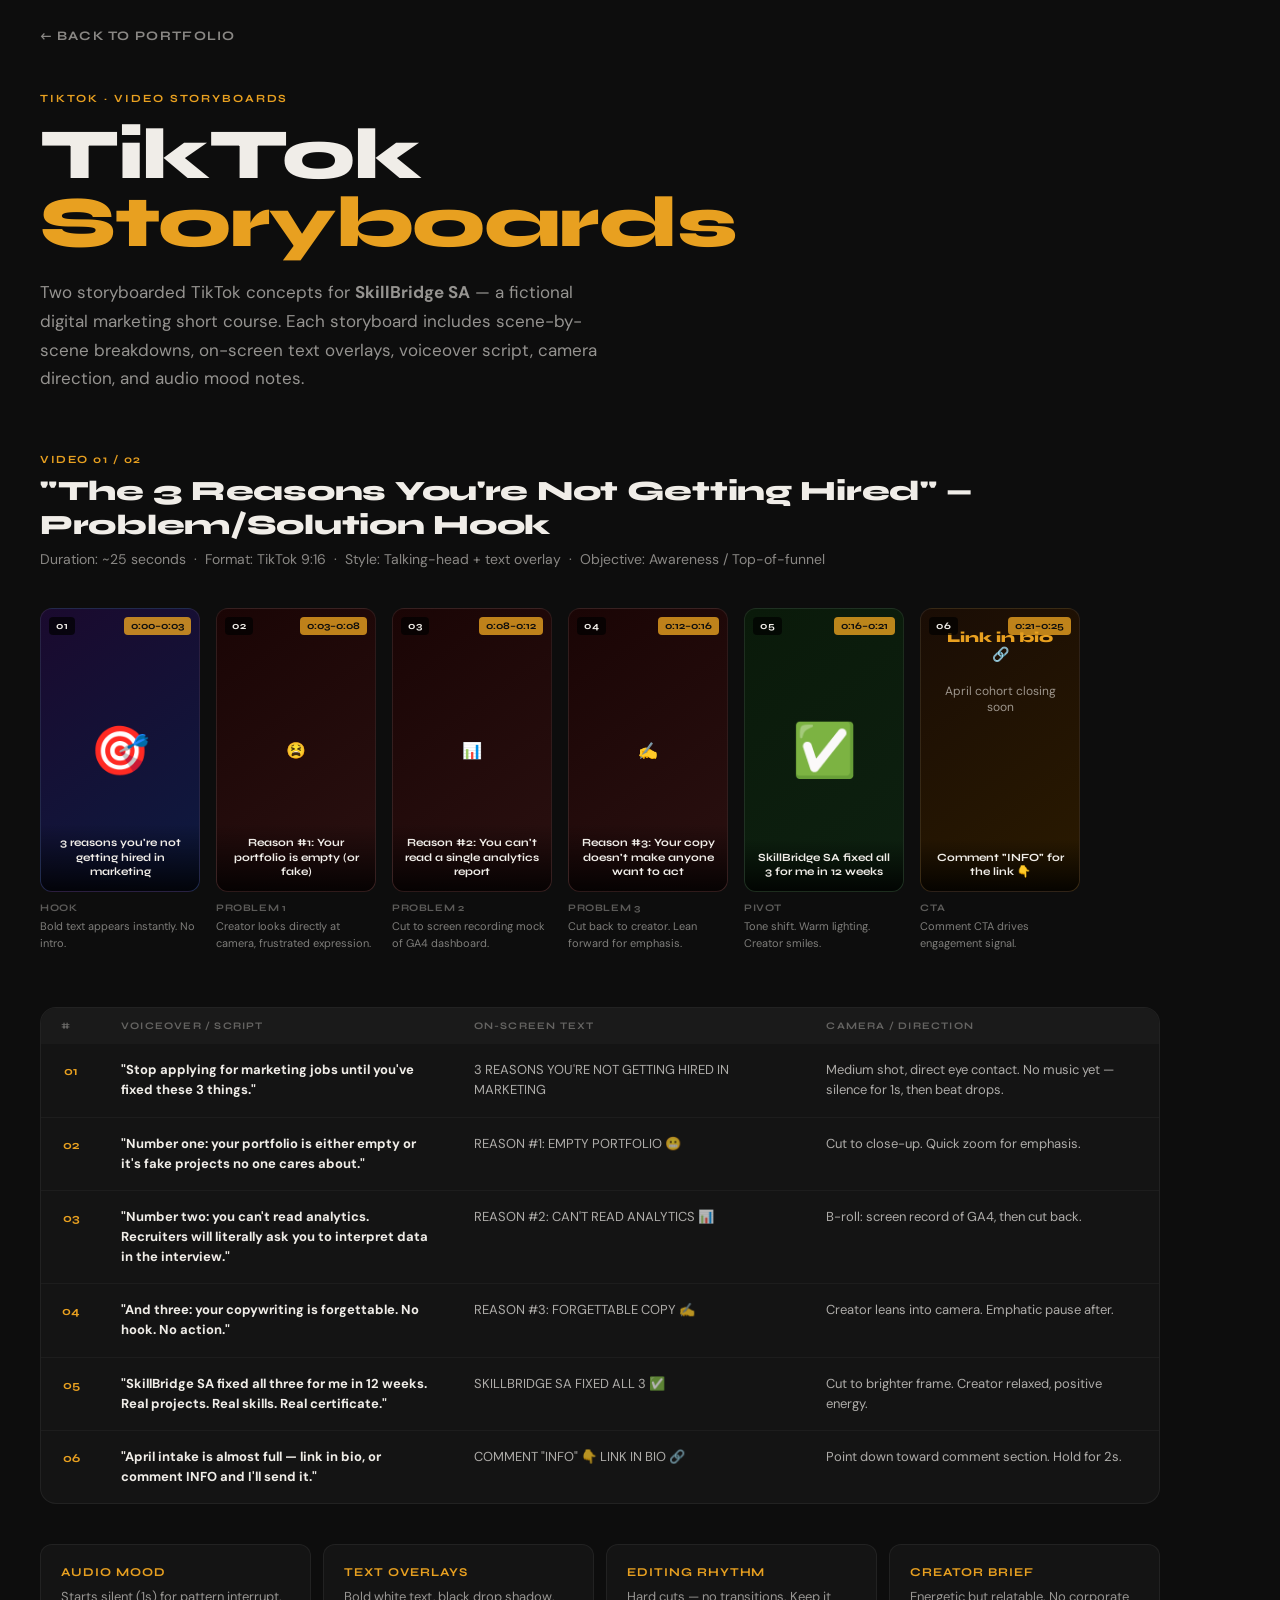
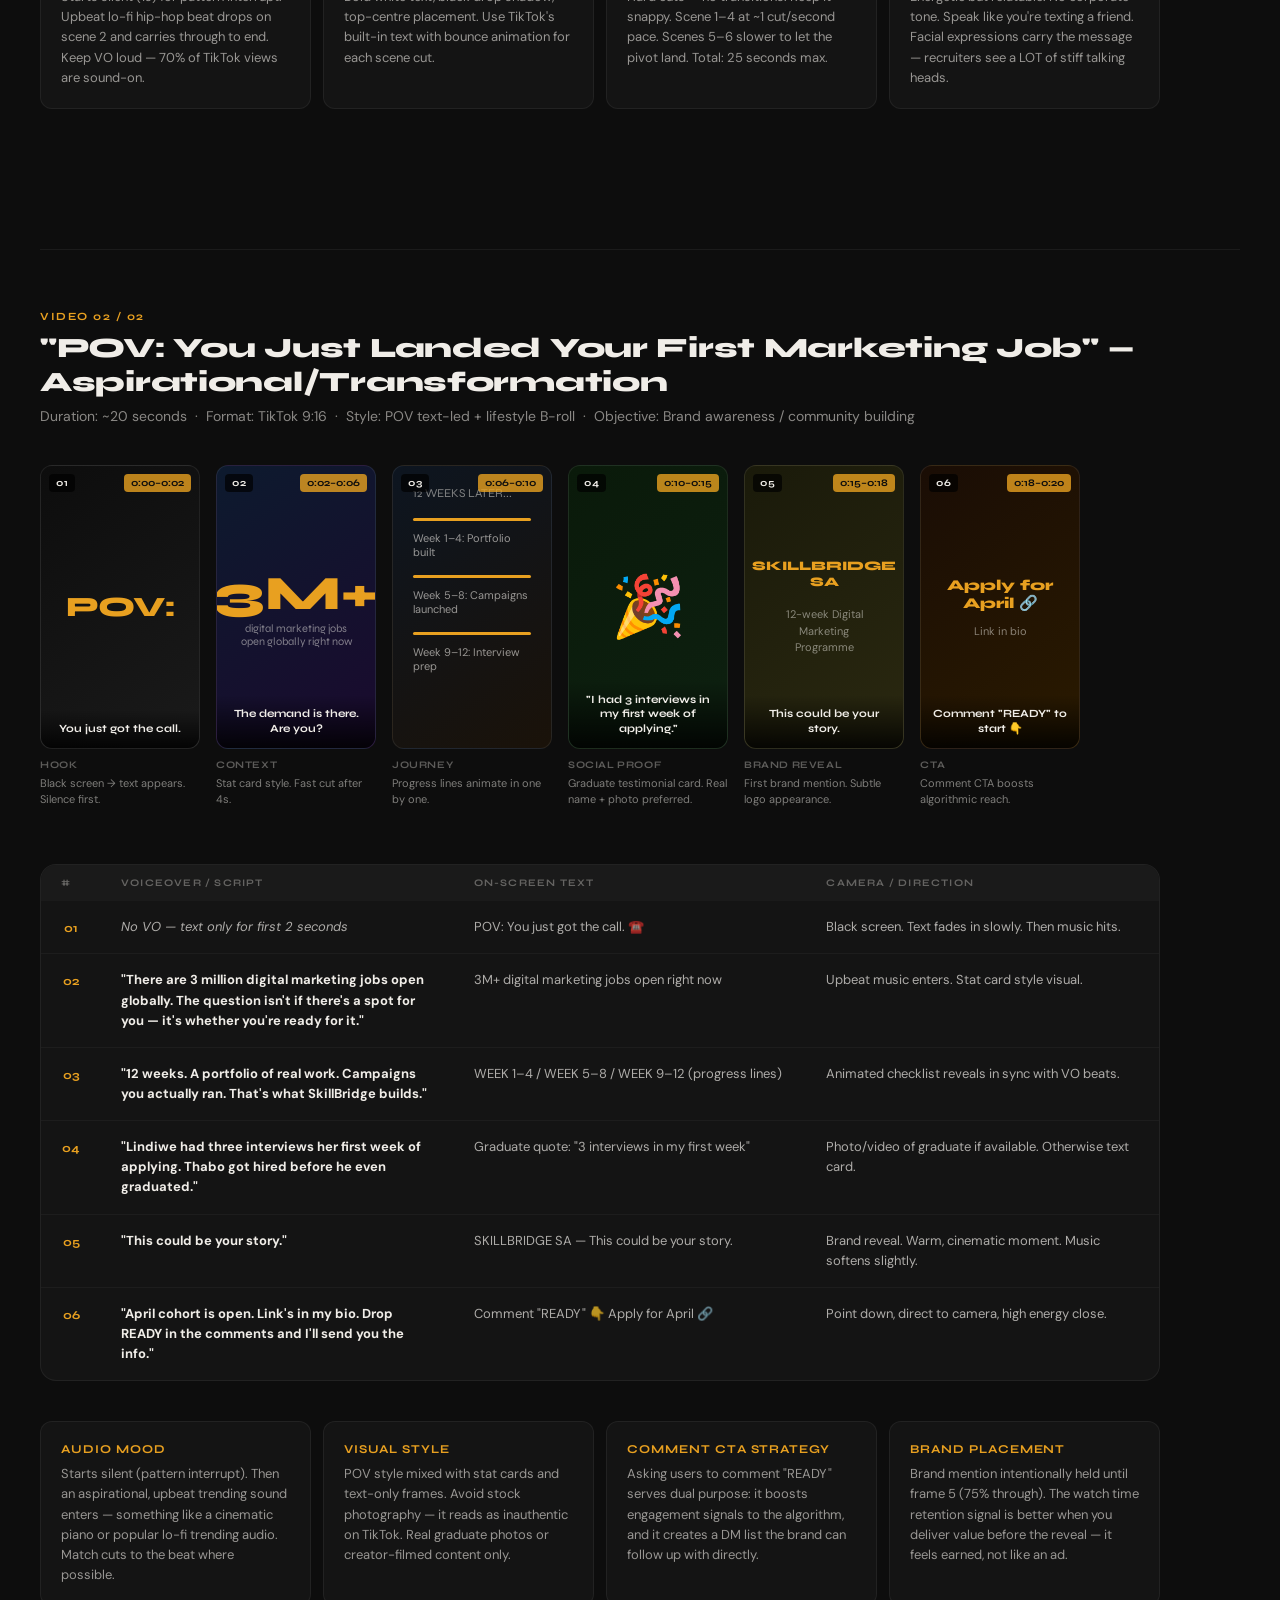
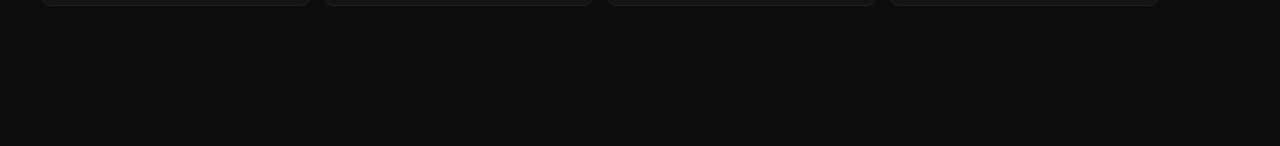
<file: mockups/tiktok-storyboards.html>
<!DOCTYPE html>
<html lang="en">
<head>
<meta charset="UTF-8">
<meta name="viewport" content="width=device-width, initial-scale=1.0">
<title>TikTok Storyboards — Njabulo Mahumane</title>
<style>
@import url('https://fonts.googleapis.com/css2?family=Syne:wght@700;800&family=DM+Sans:wght@400;500;600&display=swap');
*{box-sizing:border-box;margin:0;padding:0;}
body{background:#0d0d0d;color:#f0ede8;font-family:'DM Sans',sans-serif;}
.back{display:inline-flex;align-items:center;gap:8px;padding:28px 40px;font-family:'Syne',sans-serif;font-size:13px;font-weight:700;letter-spacing:.1em;text-transform:uppercase;color:rgba(240,237,232,.55);text-decoration:none;transition:color .2s;}
.back:hover{color:#e8a020;}
.hero{padding:20px 40px 60px;max-width:900px;}
.tag{font-family:'Syne',sans-serif;font-size:11px;font-weight:700;letter-spacing:.18em;text-transform:uppercase;color:#e8a020;margin-bottom:16px;}
.title{font-family:'Syne',sans-serif;font-size:clamp(36px,6vw,72px);font-weight:800;line-height:.95;letter-spacing:-.02em;margin-bottom:20px;}
.subtitle{color:rgba(240,237,232,.6);font-size:17px;line-height:1.7;max-width:560px;}

.video-section{padding:0 40px 80px;max-width:1200px;}
.video-section + .video-section{padding-top:0;}
.vs-header{margin-bottom:40px;}
.vs-num{font-family:'Syne',sans-serif;font-size:11px;font-weight:700;letter-spacing:.14em;text-transform:uppercase;color:#e8a020;margin-bottom:8px;}
.vs-title{font-family:'Syne',sans-serif;font-size:28px;font-weight:800;letter-spacing:-.01em;margin-bottom:8px;}
.vs-meta{font-size:14px;color:rgba(240,237,232,.55);}

/* Storyboard frames strip */
.storyboard{display:flex;gap:16px;overflow-x:auto;padding-bottom:16px;margin-bottom:40px;}
.storyboard::-webkit-scrollbar{height:4px;}.storyboard::-webkit-scrollbar-track{background:#1a1a1a;}.storyboard::-webkit-scrollbar-thumb{background:#e8a020;border-radius:2px;}

.frame{flex-shrink:0;width:160px;}
.frame-screen{width:160px;height:284px;border-radius:12px;border:1px solid rgba(255,255,255,.08);overflow:hidden;position:relative;margin-bottom:10px;}
.frame-num{position:absolute;top:8px;left:8px;font-family:'Syne',sans-serif;font-size:10px;font-weight:700;background:rgba(0,0,0,.7);padding:3px 7px;border-radius:4px;letter-spacing:.06em;}
.frame-time{position:absolute;top:8px;right:8px;font-family:'Syne',sans-serif;font-size:10px;font-weight:700;background:rgba(232,160,32,.8);color:#0d0d0d;padding:3px 7px;border-radius:4px;}
.frame-text-overlay{position:absolute;bottom:0;left:0;right:0;padding:12px;background:linear-gradient(transparent,rgba(0,0,0,.85));}
.frame-overlay-text{font-family:'Syne',sans-serif;font-size:11px;font-weight:700;line-height:1.3;text-align:center;}
.frame-caption{font-size:11px;color:rgba(240,237,232,.5);line-height:1.5;}
.frame-scene{font-family:'Syne',sans-serif;font-size:10px;font-weight:700;color:rgba(240,237,232,.35);letter-spacing:.06em;margin-bottom:4px;text-transform:uppercase;}

/* Frame backgrounds */
.f-hook{background:linear-gradient(145deg,#1a0a2e,#0d1a40);display:flex;align-items:center;justify-content:center;}
.f-hook .icon{font-size:48px;}
.f-problem{background:linear-gradient(145deg,#1a0505,#2a1010);display:flex;align-items:center;justify-content:center;}
.f-solution{background:linear-gradient(145deg,#0a1a0a,#0d2010);display:flex;align-items:center;justify-content:center;}
.f-steps{background:linear-gradient(145deg,#0d1520,#1a1209);}
.f-result{background:linear-gradient(145deg,#1a1a0d,#2a2010);display:flex;align-items:center;justify-content:center;}
.f-cta{background:linear-gradient(145deg,#1a0d05,#2a1a00);}
.f-intro{background:linear-gradient(145deg,#0d0d0d,#1a1a1a);display:flex;align-items:center;justify-content:center;}
.f-stat{background:linear-gradient(145deg,#0d1a2e,#1a0a2e);display:flex;align-items:center;justify-content:center;}
.f-proof{background:linear-gradient(145deg,#0a1a0a,#0d2010);display:flex;align-items:center;justify-content:center;}
.f-reveal{background:linear-gradient(145deg,#1a1a0a,#2a2810);}

.step-lines{padding:12px;display:flex;flex-direction:column;gap:8px;}
.step-line{height:3px;border-radius:2px;background:rgba(232,160,32,.3);}
.step-line.done{background:#e8a020;}

.big-stat{font-family:'Syne',sans-serif;font-size:48px;font-weight:800;color:#e8a020;text-align:center;}
.big-stat-sub{font-size:11px;color:rgba(240,237,232,.5);text-align:center;font-family:'Syne',sans-serif;}

.checkmark{font-size:52px;}

/* Script panel */
.script-panel{background:#141414;border:1px solid rgba(255,255,255,.06);border-radius:16px;overflow:hidden;margin-bottom:40px;}
.script-header{padding:20px 28px;border-bottom:1px solid rgba(255,255,255,.06);font-family:'Syne',sans-serif;font-size:12px;font-weight:700;letter-spacing:.1em;text-transform:uppercase;color:rgba(240,237,232,.4);display:flex;gap:32px;}
.script-col{flex:1;}
.script-row{display:grid;grid-template-columns:60px 1fr 1fr 1fr;gap:0;border-bottom:1px solid rgba(255,255,255,.04);}
.script-row:last-child{border-bottom:none;}
.script-cell{padding:16px 20px;font-size:13px;line-height:1.55;color:rgba(240,237,232,.7);}
.script-cell:first-child{font-family:'Syne',sans-serif;font-weight:700;font-size:12px;color:#e8a020;display:flex;align-items:flex-start;justify-content:center;padding-top:18px;}
.script-cell strong{color:#f0ede8;}
.script-header-row{display:grid;grid-template-columns:60px 1fr 1fr 1fr;background:#1a1a1a;}
.script-header-cell{padding:12px 20px;font-family:'Syne',sans-serif;font-size:10px;font-weight:700;letter-spacing:.12em;text-transform:uppercase;color:rgba(240,237,232,.35);}

/* Production notes */
.prod-grid{display:grid;grid-template-columns:repeat(auto-fit,minmax(220px,1fr));gap:12px;margin-bottom:60px;}
.prod-card{background:#141414;border:1px solid rgba(255,255,255,.06);border-radius:12px;padding:20px;}
.prod-card h4{font-family:'Syne',sans-serif;font-size:12px;font-weight:700;letter-spacing:.08em;text-transform:uppercase;color:#e8a020;margin-bottom:8px;}
.prod-card p{font-size:13px;color:rgba(240,237,232,.6);line-height:1.55;}

.section-divider{height:1px;background:rgba(255,255,255,.06);margin:0 40px 60px;}
</style>
</head>
<body>

<a class="back" href="../index.html">← Back to Portfolio</a>

<div class="hero">
  <div class="tag">TikTok · Video Storyboards</div>
  <h1 class="title">TikTok<br><span style="color:#e8a020">Storyboards</span></h1>
  <p class="subtitle">Two storyboarded TikTok concepts for <strong>SkillBridge SA</strong> — a fictional digital marketing short course. Each storyboard includes scene-by-scene breakdowns, on-screen text overlays, voiceover script, camera direction, and audio mood notes.</p>
</div>

<!-- VIDEO 1 -->
<div class="video-section">
  <div class="vs-header">
    <div class="vs-num">Video 01 / 02</div>
    <div class="vs-title">"The 3 Reasons You're Not Getting Hired" — Problem/Solution Hook</div>
    <div class="vs-meta">Duration: ~25 seconds &nbsp;·&nbsp; Format: TikTok 9:16 &nbsp;·&nbsp; Style: Talking-head + text overlay &nbsp;·&nbsp; Objective: Awareness / Top-of-funnel</div>
  </div>

  <div class="storyboard">
    <!-- Frame 1 -->
    <div class="frame">
      <div class="frame-screen f-hook">
        <div class="frame-num">01</div>
        <div class="frame-time">0:00–0:03</div>
        <div class="icon">🎯</div>
        <div class="frame-text-overlay">
          <div class="frame-overlay-text">3 reasons you're not getting hired in marketing</div>
        </div>
      </div>
      <div class="frame-scene">HOOK</div>
      <div class="frame-caption">Bold text appears instantly. No intro.</div>
    </div>
    <!-- Frame 2 -->
    <div class="frame">
      <div class="frame-screen f-problem">
        <div class="frame-num">02</div>
        <div class="frame-time">0:03–0:08</div>
        <div class="icon">😫</div>
        <div class="frame-text-overlay">
          <div class="frame-overlay-text">Reason #1: Your portfolio is empty (or fake)</div>
        </div>
      </div>
      <div class="frame-scene">PROBLEM 1</div>
      <div class="frame-caption">Creator looks directly at camera, frustrated expression.</div>
    </div>
    <!-- Frame 3 -->
    <div class="frame">
      <div class="frame-screen f-problem">
        <div class="frame-num">03</div>
        <div class="frame-time">0:08–0:12</div>
        <div class="icon">📊</div>
        <div class="frame-text-overlay">
          <div class="frame-overlay-text">Reason #2: You can't read a single analytics report</div>
        </div>
      </div>
      <div class="frame-scene">PROBLEM 2</div>
      <div class="frame-caption">Cut to screen recording mock of GA4 dashboard.</div>
    </div>
    <!-- Frame 4 -->
    <div class="frame">
      <div class="frame-screen f-problem">
        <div class="frame-num">04</div>
        <div class="frame-time">0:12–0:16</div>
        <div class="icon">✍️</div>
        <div class="frame-text-overlay">
          <div class="frame-overlay-text">Reason #3: Your copy doesn't make anyone want to act</div>
        </div>
      </div>
      <div class="frame-scene">PROBLEM 3</div>
      <div class="frame-caption">Cut back to creator. Lean forward for emphasis.</div>
    </div>
    <!-- Frame 5 -->
    <div class="frame">
      <div class="frame-screen f-solution">
        <div class="frame-num">05</div>
        <div class="frame-time">0:16–0:21</div>
        <div class="checkmark">✅</div>
        <div class="frame-text-overlay">
          <div class="frame-overlay-text">SkillBridge SA fixed all 3 for me in 12 weeks</div>
        </div>
      </div>
      <div class="frame-scene">PIVOT</div>
      <div class="frame-caption">Tone shift. Warm lighting. Creator smiles.</div>
    </div>
    <!-- Frame 6 -->
    <div class="frame">
      <div class="frame-screen f-cta">
        <div class="frame-num">06</div>
        <div class="frame-time">0:21–0:25</div>
        <div class="step-lines" style="padding:20px 16px;">
          <div style="font-family:'Syne',sans-serif;font-size:14px;font-weight:800;text-align:center;margin-bottom:12px;color:#e8a020;">Link in bio 🔗</div>
          <div style="font-size:12px;text-align:center;color:rgba(240,237,232,.6);">April cohort closing soon</div>
        </div>
        <div class="frame-text-overlay">
          <div class="frame-overlay-text">Comment "INFO" for the link 👇</div>
        </div>
      </div>
      <div class="frame-scene">CTA</div>
      <div class="frame-caption">Comment CTA drives engagement signal.</div>
    </div>
  </div>

  <!-- Script Table -->
  <div class="script-panel">
    <div class="script-header-row">
      <div class="script-header-cell">#</div>
      <div class="script-header-cell">Voiceover / Script</div>
      <div class="script-header-cell">On-Screen Text</div>
      <div class="script-header-cell">Camera / Direction</div>
    </div>
    <div class="script-row">
      <div class="script-cell">01</div>
      <div class="script-cell"><strong>"Stop applying for marketing jobs until you've fixed these 3 things."</strong></div>
      <div class="script-cell">3 REASONS YOU'RE NOT GETTING HIRED IN MARKETING</div>
      <div class="script-cell">Medium shot, direct eye contact. No music yet — silence for 1s, then beat drops.</div>
    </div>
    <div class="script-row">
      <div class="script-cell">02</div>
      <div class="script-cell"><strong>"Number one: your portfolio is either empty or it's fake projects no one cares about."</strong></div>
      <div class="script-cell">REASON #1: EMPTY PORTFOLIO 😬</div>
      <div class="script-cell">Cut to close-up. Quick zoom for emphasis.</div>
    </div>
    <div class="script-row">
      <div class="script-cell">03</div>
      <div class="script-cell"><strong>"Number two: you can't read analytics. Recruiters will literally ask you to interpret data in the interview."</strong></div>
      <div class="script-cell">REASON #2: CAN'T READ ANALYTICS 📊</div>
      <div class="script-cell">B-roll: screen record of GA4, then cut back.</div>
    </div>
    <div class="script-row">
      <div class="script-cell">04</div>
      <div class="script-cell"><strong>"And three: your copywriting is forgettable. No hook. No action."</strong></div>
      <div class="script-cell">REASON #3: FORGETTABLE COPY ✍️</div>
      <div class="script-cell">Creator leans into camera. Emphatic pause after.</div>
    </div>
    <div class="script-row">
      <div class="script-cell">05</div>
      <div class="script-cell"><strong>"SkillBridge SA fixed all three for me in 12 weeks. Real projects. Real skills. Real certificate."</strong></div>
      <div class="script-cell">SKILLBRIDGE SA FIXED ALL 3 ✅</div>
      <div class="script-cell">Cut to brighter frame. Creator relaxed, positive energy.</div>
    </div>
    <div class="script-row">
      <div class="script-cell">06</div>
      <div class="script-cell"><strong>"April intake is almost full — link in bio, or comment INFO and I'll send it."</strong></div>
      <div class="script-cell">COMMENT "INFO" 👇 LINK IN BIO 🔗</div>
      <div class="script-cell">Point down toward comment section. Hold for 2s.</div>
    </div>
  </div>

  <div class="prod-grid">
    <div class="prod-card"><h4>Audio Mood</h4><p>Starts silent (1s) for pattern interrupt. Upbeat lo-fi hip-hop beat drops on scene 2 and carries through to end. Keep VO loud — 70% of TikTok views are sound-on.</p></div>
    <div class="prod-card"><h4>Text Overlays</h4><p>Bold white text, black drop shadow, top-centre placement. Use TikTok's built-in text with bounce animation for each scene cut.</p></div>
    <div class="prod-card"><h4>Editing Rhythm</h4><p>Hard cuts — no transitions. Keep it snappy. Scene 1–4 at ~1 cut/second pace. Scenes 5–6 slower to let the pivot land. Total: 25 seconds max.</p></div>
    <div class="prod-card"><h4>Creator Brief</h4><p>Energetic but relatable. No corporate tone. Speak like you're texting a friend. Facial expressions carry the message — recruiters see a LOT of stiff talking heads.</p></div>
  </div>
</div>

<div class="section-divider"></div>

<!-- VIDEO 2 -->
<div class="video-section">
  <div class="vs-header">
    <div class="vs-num">Video 02 / 02</div>
    <div class="vs-title">"POV: You Just Landed Your First Marketing Job" — Aspirational/Transformation</div>
    <div class="vs-meta">Duration: ~20 seconds &nbsp;·&nbsp; Format: TikTok 9:16 &nbsp;·&nbsp; Style: POV text-led + lifestyle B-roll &nbsp;·&nbsp; Objective: Brand awareness / community building</div>
  </div>

  <div class="storyboard">
    <div class="frame">
      <div class="frame-screen f-intro">
        <div class="frame-num">01</div>
        <div class="frame-time">0:00–0:02</div>
        <div style="font-family:'Syne',sans-serif;font-size:28px;font-weight:800;color:#e8a020;text-align:center;padding:20px;">POV:</div>
        <div class="frame-text-overlay">
          <div class="frame-overlay-text">You just got the call.</div>
        </div>
      </div>
      <div class="frame-scene">HOOK</div>
      <div class="frame-caption">Black screen → text appears. Silence first.</div>
    </div>
    <div class="frame">
      <div class="frame-screen f-stat">
        <div class="frame-num">02</div>
        <div class="frame-time">0:02–0:06</div>
        <div style="padding:20px;text-align:center;">
          <div class="big-stat">3M+</div>
          <div class="big-stat-sub">digital marketing jobs<br>open globally right now</div>
        </div>
        <div class="frame-text-overlay">
          <div class="frame-overlay-text">The demand is there. Are you?</div>
        </div>
      </div>
      <div class="frame-scene">CONTEXT</div>
      <div class="frame-caption">Stat card style. Fast cut after 4s.</div>
    </div>
    <div class="frame">
      <div class="frame-screen f-steps">
        <div class="frame-num">03</div>
        <div class="frame-time">0:06–0:10</div>
        <div class="step-lines" style="padding:20px;">
          <div style="font-family:'Syne',sans-serif;font-size:12px;color:rgba(240,237,232,.5);margin-bottom:10px;">12 WEEKS LATER...</div>
          <div class="step-line done"></div>
          <div style="font-size:11px;color:rgba(240,237,232,.6);margin:2px 0 8px;">Week 1–4: Portfolio built</div>
          <div class="step-line done"></div>
          <div style="font-size:11px;color:rgba(240,237,232,.6);margin:2px 0 8px;">Week 5–8: Campaigns launched</div>
          <div class="step-line done"></div>
          <div style="font-size:11px;color:rgba(240,237,232,.6);margin:2px 0 8px;">Week 9–12: Interview prep</div>
        </div>
      </div>
      <div class="frame-scene">JOURNEY</div>
      <div class="frame-caption">Progress lines animate in one by one.</div>
    </div>
    <div class="frame">
      <div class="frame-screen f-proof">
        <div class="frame-num">04</div>
        <div class="frame-time">0:10–0:15</div>
        <div class="checkmark" style="font-size:60px;">🎉</div>
        <div class="frame-text-overlay">
          <div class="frame-overlay-text">"I had 3 interviews in my first week of applying."</div>
        </div>
      </div>
      <div class="frame-scene">SOCIAL PROOF</div>
      <div class="frame-caption">Graduate testimonial card. Real name + photo preferred.</div>
    </div>
    <div class="frame">
      <div class="frame-screen f-reveal">
        <div class="frame-num">05</div>
        <div class="frame-time">0:15–0:18</div>
        <div class="step-lines" style="padding:16px;justify-content:center;display:flex;flex-direction:column;align-items:center;height:100%;">
          <div style="font-family:'Syne',sans-serif;font-size:13px;font-weight:800;color:#e8a020;text-align:center;margin-bottom:8px;">SKILLBRIDGE SA</div>
          <div style="font-size:11px;text-align:center;color:rgba(240,237,232,.5);line-height:1.5;">12-week Digital Marketing<br>Programme</div>
        </div>
        <div class="frame-text-overlay">
          <div class="frame-overlay-text">This could be your story.</div>
        </div>
      </div>
      <div class="frame-scene">BRAND REVEAL</div>
      <div class="frame-caption">First brand mention. Subtle logo appearance.</div>
    </div>
    <div class="frame">
      <div class="frame-screen f-cta">
        <div class="frame-num">06</div>
        <div class="frame-time">0:18–0:20</div>
        <div style="padding:20px;text-align:center;display:flex;flex-direction:column;justify-content:center;height:100%;gap:12px;">
          <div style="font-family:'Syne',sans-serif;font-size:15px;font-weight:800;color:#e8a020;">Apply for April 🔗</div>
          <div style="font-size:11px;color:rgba(240,237,232,.5);">Link in bio</div>
        </div>
        <div class="frame-text-overlay">
          <div class="frame-overlay-text">Comment "READY" to start 👇</div>
        </div>
      </div>
      <div class="frame-scene">CTA</div>
      <div class="frame-caption">Comment CTA boosts algorithmic reach.</div>
    </div>
  </div>

  <div class="script-panel">
    <div class="script-header-row">
      <div class="script-header-cell">#</div>
      <div class="script-header-cell">Voiceover / Script</div>
      <div class="script-header-cell">On-Screen Text</div>
      <div class="script-header-cell">Camera / Direction</div>
    </div>
    <div class="script-row">
      <div class="script-cell">01</div>
      <div class="script-cell"><em>No VO — text only for first 2 seconds</em></div>
      <div class="script-cell">POV: You just got the call. ☎️</div>
      <div class="script-cell">Black screen. Text fades in slowly. Then music hits.</div>
    </div>
    <div class="script-row">
      <div class="script-cell">02</div>
      <div class="script-cell"><strong>"There are 3 million digital marketing jobs open globally. The question isn't if there's a spot for you — it's whether you're ready for it."</strong></div>
      <div class="script-cell">3M+ digital marketing jobs open right now</div>
      <div class="script-cell">Upbeat music enters. Stat card style visual.</div>
    </div>
    <div class="script-row">
      <div class="script-cell">03</div>
      <div class="script-cell"><strong>"12 weeks. A portfolio of real work. Campaigns you actually ran. That's what SkillBridge builds."</strong></div>
      <div class="script-cell">WEEK 1–4 / WEEK 5–8 / WEEK 9–12 (progress lines)</div>
      <div class="script-cell">Animated checklist reveals in sync with VO beats.</div>
    </div>
    <div class="script-row">
      <div class="script-cell">04</div>
      <div class="script-cell"><strong>"Lindiwe had three interviews her first week of applying. Thabo got hired before he even graduated."</strong></div>
      <div class="script-cell">Graduate quote: "3 interviews in my first week"</div>
      <div class="script-cell">Photo/video of graduate if available. Otherwise text card.</div>
    </div>
    <div class="script-row">
      <div class="script-cell">05</div>
      <div class="script-cell"><strong>"This could be your story."</strong></div>
      <div class="script-cell">SKILLBRIDGE SA — This could be your story.</div>
      <div class="script-cell">Brand reveal. Warm, cinematic moment. Music softens slightly.</div>
    </div>
    <div class="script-row">
      <div class="script-cell">06</div>
      <div class="script-cell"><strong>"April cohort is open. Link's in my bio. Drop READY in the comments and I'll send you the info."</strong></div>
      <div class="script-cell">Comment "READY" 👇 Apply for April 🔗</div>
      <div class="script-cell">Point down, direct to camera, high energy close.</div>
    </div>
  </div>

  <div class="prod-grid">
    <div class="prod-card"><h4>Audio Mood</h4><p>Starts silent (pattern interrupt). Then an aspirational, upbeat trending sound enters — something like a cinematic piano or popular lo-fi trending audio. Match cuts to the beat where possible.</p></div>
    <div class="prod-card"><h4>Visual Style</h4><p>POV style mixed with stat cards and text-only frames. Avoid stock photography — it reads as inauthentic on TikTok. Real graduate photos or creator-filmed content only.</p></div>
    <div class="prod-card"><h4>Comment CTA Strategy</h4><p>Asking users to comment "READY" serves dual purpose: it boosts engagement signals to the algorithm, and it creates a DM list the brand can follow up with directly.</p></div>
    <div class="prod-card"><h4>Brand Placement</h4><p>Brand mention intentionally held until frame 5 (75% through). The watch time retention signal is better when you deliver value before the reveal — it feels earned, not like an ad.</p></div>
  </div>
</div>

</body>
</html>
</file>
